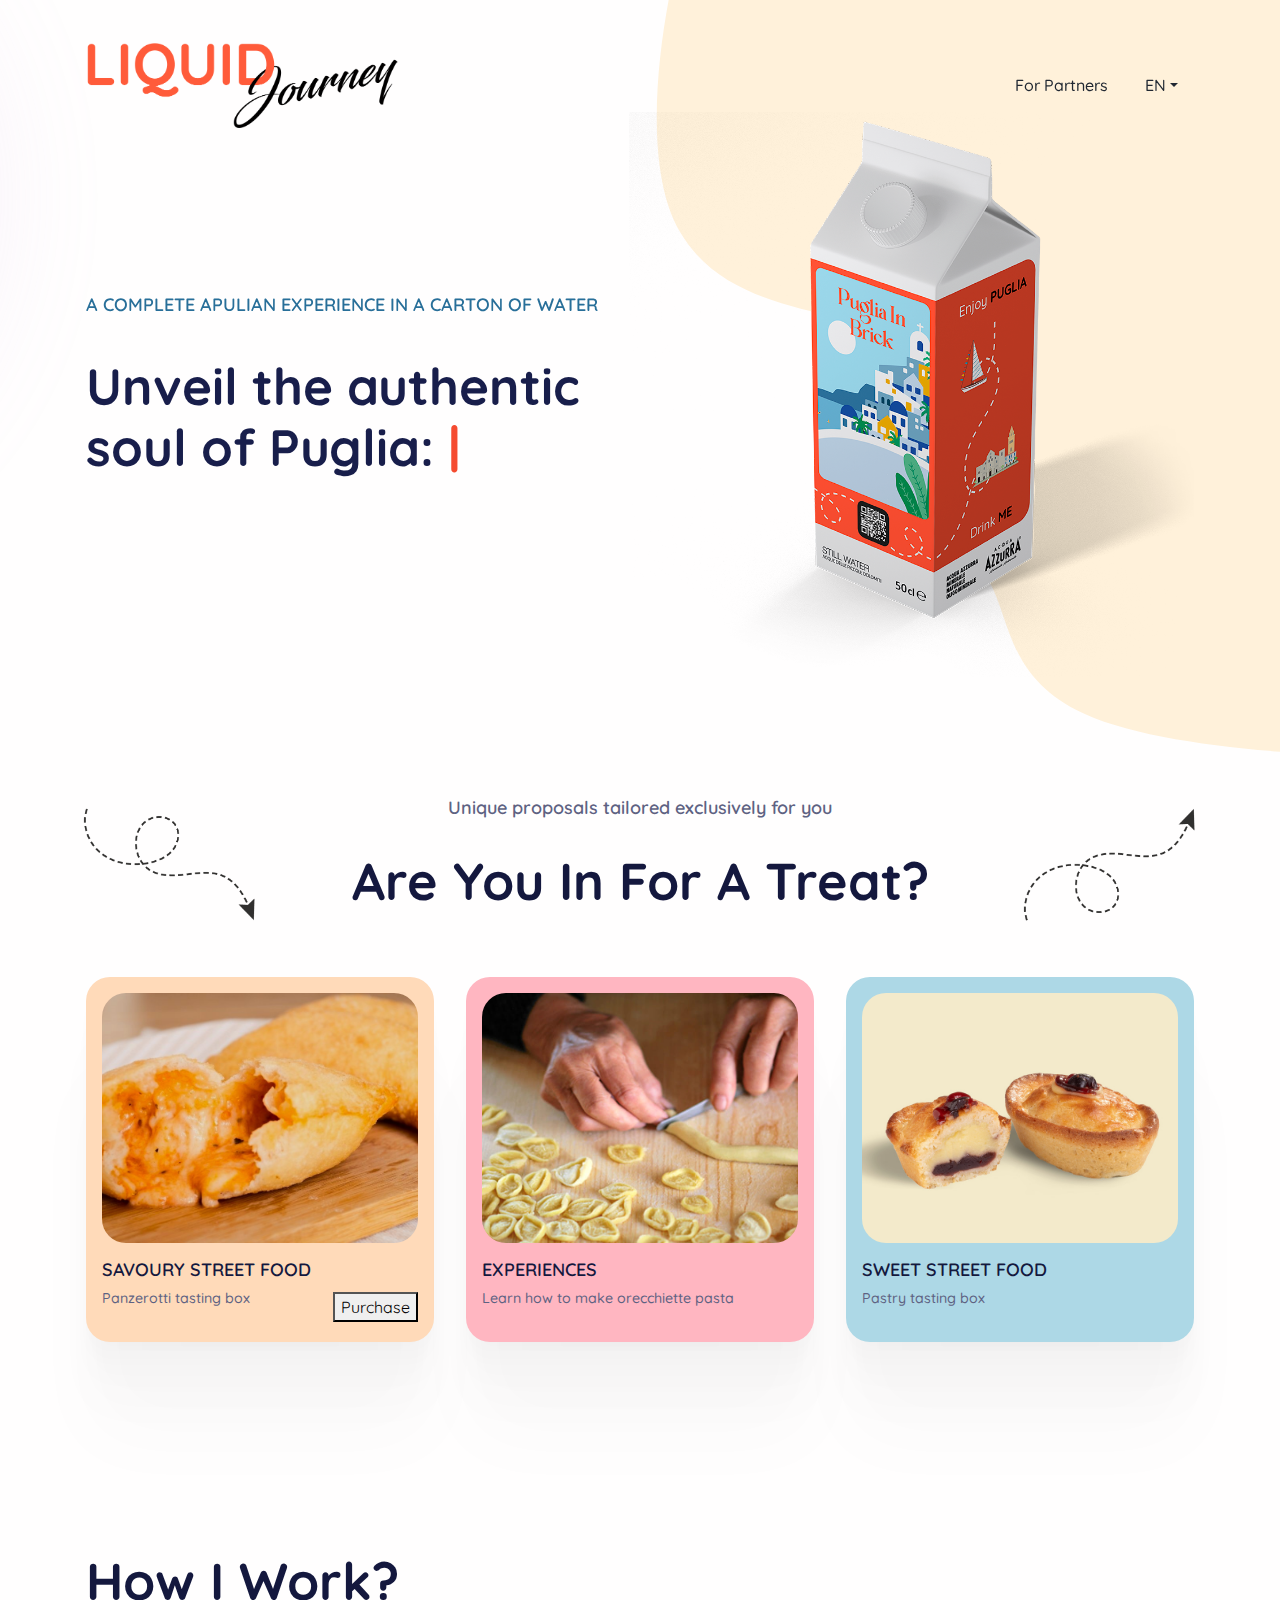
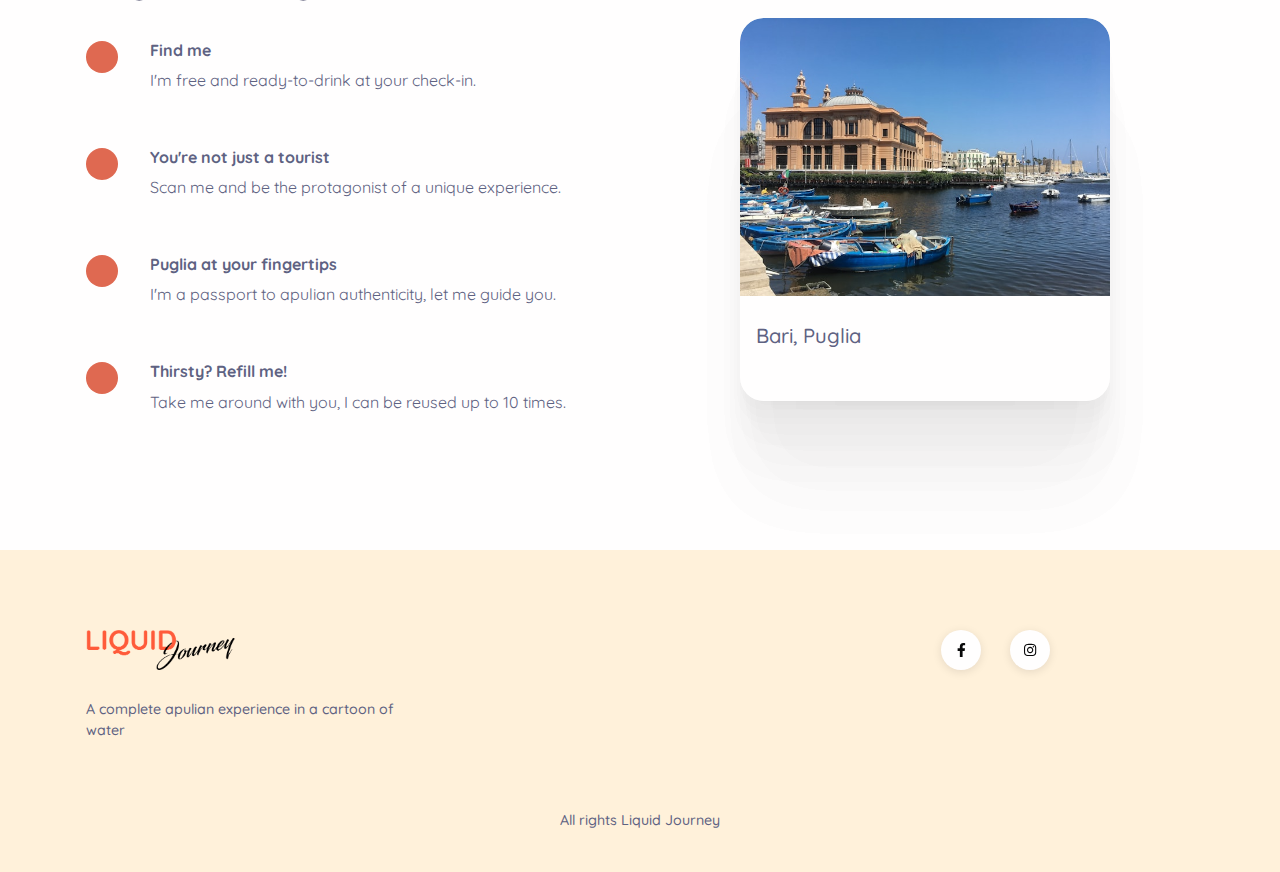
<file: index.html>
<!DOCTYPE html>
<html lang="en-US" dir="ltr">

  <head>
    <meta charset="utf-8">
    <meta http-equiv="X-UA-Compatible" content="IE=edge"> 
    <meta name="viewport" content="width=device-width, initial-scale=1">

    <!-- ===============================================-->
    <!--    Document Title-->
    <!-- ===============================================-->
    <title>Liquid Journey</title>


    <!-- ===============================================-->
    <!--    Favicons-->
    <!-- ===============================================-->
    <link rel="apple-touch-icon" sizes="57x57" href="public/assets/img/favicons/apple-icon-57x57.png">
    <link rel="apple-touch-icon" sizes="60x60" href="public/assets/img/favicons/apple-icon-60x60.png">
    <link rel="apple-touch-icon" sizes="72x72" href="public/assets/img/favicons/apple-icon-72x72.png">
    <link rel="apple-touch-icon" sizes="76x76" href="public/assets/img/favicons/apple-icon-76x76.png">
    <link rel="apple-touch-icon" sizes="114x114" href="public/assets/img/favicons/apple-icon-114x114.png">
    <link rel="apple-touch-icon" sizes="120x120" href="public/assets/img/favicons/apple-icon-120x120.png">
    <link rel="apple-touch-icon" sizes="144x144" href="public/assets/img/favicons/apple-icon-144x144.png">
    <link rel="apple-touch-icon" sizes="152x152" href="public/assets/img/favicons/apple-icon-152x152.png">
    <link rel="apple-touch-icon" sizes="180x180" href="public/assets/img/favicons/apple-icon-180x180.png">
    <link rel="icon" type="image/png" sizes="192x192"  href="public/assets/img/favicons/android-icon-192x192.png">
    <link rel="icon" type="image/png" sizes="32x32" href="public/assets/img/favicons/favicon-32x32.png">
    <link rel="icon" type="image/png" sizes="96x96" href="public/assets/img/favicons/favicon-96x96.png">
    <link rel="icon" type="image/png" sizes="16x16" href="public/assets/img/favicons/favicon-16x16.png">
    <link rel="manifest" href="public/assets/img/favicons/manifest.json">
    <meta name="msapplication-TileColor" content="#ffffff">
    <meta name="msapplication-TileImage" content="public/assets/img/favicons/ms-icon-144x144.png">
    <meta name="theme-color" content="#ffffff">


    <!-- ===============================================-->
    <!--    Stylesheets-->
    <!-- ===============================================-->
    <link href="https://cdn.sellix.io/static/css/embed.css" rel="stylesheet"/>
    <link href="public/assets/css/theme.css" rel="stylesheet" />
    <link rel="preconnect" href="https://fonts.googleapis.com">
    <link rel="preconnect" href="https://fonts.gstatic.com" crossorigin>
    <link href="https://fonts.googleapis.com/css2?family=Quicksand:wght@300..700&display=swap" rel="stylesheet">
    

  </head>


  <body>

    <!-- ===============================================-->
    <!--    Main Content-->
    <!-- ===============================================-->
    <main class="main" id="top">
      <nav class="navbar navbar-expand-lg navbar-light fixed-top py-5 d-block" data-navbar-on-scroll="data-navbar-on-scroll">
        <div class="container"><a class="navbar-brand" href="index.html"><img src="public/assets/img/logo.png" class="logo" alt="liquidjourney" /></a>
          <button class="navbar-toggler" type="button" data-bs-toggle="collapse" data-bs-target="#navbarSupportedContent" aria-controls="navbarSupportedContent" aria-expanded="false" aria-label="Toggle navigation"><span class="navbar-toggler-icon"> </span></button>
          <div class="collapse navbar-collapse border-top border-lg-0 mt-4 mt-lg-0" id="navbarSupportedContent">
            <ul class="navbar-nav ms-auto pt-2 pt-lg-0 font-base align-items-lg-center align-items-start">
              <li class="nav-item px-3 px-xl-4"><a class="nav-link fw-medium" aria-current="page" href="./partners.html"><span class="en">For Partners</span><span class="it">Per i Partner</span></a></li>
              <li class="nav-item dropdown px-3 px-lg-0"> <a class="d-inline-block ps-0 py-2 pe-3 text-decoration-none dropdown-toggle fw-medium" href="#" id="navbarDropdown" role="button" data-bs-toggle="dropdown" aria-expanded="false">EN</a>
                <ul class="dropdown-menu dropdown-menu-end border-0 shadow-lg" style="border-radius:0.3rem;" aria-labelledby="navbarDropdown">
                  <li><a class="dropdown-item" id="en-item">EN</a></li>
                  <li><a class="dropdown-item" id="it-item">IT</a></li>
                </ul>
              </li>
            </ul>
          </div>
        </div>
      </nav>
      <section style="padding-top: 7rem;">
        <div class="bg-holder" style="background-image:url(public/assets/img/hero/hero-bg.svg);">
        </div>
        <!--/.bg-holder-->

        <div class="container">
            <div class="mt-5 alert alert-success alert-dismissible fade show qr_code" role="alert">
              <span class="en"> <strong>Thanks for scanning me!</strong> Enjoy a complete apulian experience.</span>
              <span class="it"> <strong>Grazie per avermi scannerizzato!</strong> Goditi un'esperienza pugliese completa.</span>
              <button type="button" class="btn-close" data-bs-dismiss="alert" aria-label="Close"></button>
            </div>
            <div class="row align-items-center">
                <div class="col-md-7 col-lg-6 text-md-start text-center py-6">
                    <h5 class="text-danger mb-3 d-none d-md-block"><p class="en">A COMPLETE APULIAN EXPERIENCE IN A CARTON OF WATER</p><p class="it">UN'ESPERIENZA PUGLIESE COMPLETA IN UN BRICK</p></h5><br/>
                    <h1 class="hero-title"><p class="en">Unveil the authentic soul of Puglia: <br class="d-md-none d-block"/><span class="typed-words-en"></span></p> <p class="it">Scopri il lato più autentico della Puglia: <br class="d-md-none d-block"/><span class="typed-words-it"></span></p></h1>
                    
                </div>
                <div class="col-md-5 col-lg-6 order-0 order-md-1 text-end">
                  <img class="pt-7 pt-md-0 hero-img" src="public/assets/img/brick.png" alt="hero-header" />
              </div>
            </div>
        </div>

      </section>



      <!-- ============================================-->
      <!-- <section> begin ============================-->
      <section class="pt-5" id="service">

        <div class="container">
          <div class="position-absolute z-index--1 start-0 d-none d-lg-block"><img src="public/assets/img/category/arrow_in.png" style="max-width: 200px" alt="service" /></div>
          <div class="position-absolute z-index--1 end-0 d-none d-lg-block"><img src="public/assets/img/category/arrow_out.png" style="max-width: 200px" alt="service" /></div>
          <div class="mb-7 text-center">
            <h5 class="text-secondary"><span class="en">Unique proposals tailored exclusively for you</span><span class="it">Proposte esclusive ideate solo per te</span></h5><br />
            <h3 class="fs-xl-10 fs-lg-8 fs-7 fw-bold font-cursive text-capitalize"><span class="en">Are you in for a treat?</span><span class="it">Lasciati sorprendere!</span></h3>
          </div>

          <div class="row clearfix">
            <div class="col-lg-4 col-sm-6 mb-6">
              <div class="card-body p-3 rounded shadow color-pastel-1">
                <div class="carousel slide carousel-fix mb-3" data-bs-ride="carousel" data-bs-pause="false" data-bs-interval="4000">
                  <div class="carousel-inner rounded carousel-inner-fix">
                    <div class="carousel-item active">
                      <img class="w-100" src="public/assets/img/category/panzerotti.jpg" alt="">
                    </div>
                    <div class="carousel-item">
                      <img class="w-100" src="public/assets/img/category/panzerotti-2.jpg" alt="">
                    </div>
                  </div>
                </div>
                <div>
                  <h5 class="fw-semi-bold"><span class="en">SAVOURY STREET FOOD</span><span class="it">STREET FOOD SALATO</span></h5>
                  <div class="d-flex align-items-center justify-content-between">
                    <p class="fs--1 mb-3 fw-medium"><span class="en">Panzerotti tasting box</span><span class="it">Box degustazione panzerotti</span></p>
                    <button data-sellix-product="662253a9ea675" type="submit">Purchase</button>
                  </div>
                </div>
              </div>
            </div>

            <div class="col-lg-4 col-sm-6 mb-6">
              <div class="card-body p-3 rounded shadow color-pastel-4">
                <div class="carousel slide carousel-fix mb-3" data-bs-ride="carousel" data-bs-pause="false" data-bs-interval="4000">
                  <div class="carousel-inner rounded carousel-inner-fix">
                    <div class="carousel-item active">
                      <div class="carousel-item active">
                        <img class="w-100" src="public/assets/img/category/orecchiette_experience.jpg" alt="">
                      </div>
                    </div>
                  </div>
                </div>
                <div>
                  <h5 class="fw-semi-bold"><span class="en">EXPERIENCES</span><span class="it">ESPERIENZE</span></h5>
                  <p class="fs--1 mb-3 fw-medium"><span class="en">Learn how to make orecchiette pasta</span><span class="it">Impara a fare le orecchiette</span></p>
                  <div class="d-flex align-items-center justify-content-between">
                    <!--<div class="icon-group align-items-center ml-auto">
                      <span class="map-button btn icon-item"> <img src="public/assets/img/steps/map.svg" alt="" /></span>
                    </div>
                    <div class="position-relative">
                      <span class="fs-3 fw-medium">€ 30</span> <medium class="text-dark"><span class="en">/person</span><span class="it">/persona</span></medium>
                    </div>-->
                  </div>
                </div>
              </div>
            </div>

            <div class="col-lg-4 col-sm-6 mb-6">
              <div class="card-body p-3 rounded shadow color-pastel-3">
                <div class="carousel slide carousel-fix mb-3" data-bs-ride="carousel" data-bs-pause="false" data-bs-interval="4000">
                  <div class="carousel-inner rounded carousel-inner-fix">
                    <div class="carousel-item active">
                      <img class="w-100" src="public/assets/img/category/pasticciotto.jpg" alt="">
                    </div>
                    <div class="carousel-item">
                      <img class="w-100" src="public/assets/img/category/tette-delle-monache.jpg" alt="">
                    </div>
                  </div>
                </div>
                <div>
                  <h5 class="fw-semi-bold"><span class="en">SWEET STREET FOOD</span><span class="it">STREET FOOD DOLCE</span></h5>
                  <p class="fs--1 mb-3 fw-medium"><span class="en">Pastry tasting box</span><span class="it">Box degustazione pasticcini</span></p>
                  <div class="d-flex align-items-center justify-content-between">
                    <!--<div class="icon-group align-items-center ml-auto">
                      <span class="map-button btn icon-item"> <img src="public/assets/img/steps/map.svg" alt="" /></span>
                    </div>
                    <div class="position-relative">
                      <span class="fs-3 fw-medium">€ 10</span> <medium class="text-dark"><span class="en">/person</span><span class="it">/persona</span></medium>
                    </div>-->
                  </div>
                </div>
              </div>
            </div>

          </div>
      </div>
    </section>







      <!-- ============================================-->
      <!-- <section> begin ============================-->
      <section id="how_it_works">

        <div class="container">
          <div class="row align-items-center">
            <div class="col-lg-6">
              <div class="mb-4 text-start">
                <h3 class="fs-xl-10 fs-lg-8 fs-7 fw-bold font-cursive text-capitalize"><span class="en">How I work?</span><span class="it">Come funziono?</span></h3>
              </div>

              <div class="step-container">

                <div class="line-container">
                  <div class="d-flex align-items-start mb-5">
                    <div class="bg-danger me-sm-4 me-3 p-3" style="border-radius: 50%;margin-right: 2rem !important;">
                    </div>
                    <div class="flex-1">
                      <h5 class="text-secondary fw-bold fs-0"><span class="en">Find me</span><span class="it">Trovami</span></h5>
                      <p><span class="en">I'm free and ready-to-drink at your check-in.</span><span class="it">Sono gratis e pronta da bere all'inizio del tuo soggiorno.</span>
                      </p>
                    </div>
                  </div>
                </div>

                <div class="line-container">
                <div class="d-flex align-items-start mb-5">
                  <div class="bg-danger me-sm-4 me-3 p-3" style="border-radius: 50%;margin-right: 2rem !important;">
                  </div>
                  <div class="flex-1">
                    <h5 class="text-secondary fw-bold fs-0"><span class="en">You're not just a tourist</span><span class="it">Non sei solo un semplice turista</span></h5>
                    <p><span class="en">Scan me and be the protagonist of a unique experience.</span><span class="it">Scansionami e diventa protagonista di un'esperienza unica.</span>
                    </p>
                  </div>
                </div>
                </div>

                <div class="line-container">
                <div class="d-flex align-items-start mb-5">
                  <div class="bg-danger me-sm-4 me-3 p-3" style="border-radius: 50%;margin-right: 2rem !important;">
                  </div>
                  <div class="flex-1">
                    <h5 class="text-secondary fw-bold fs-0"><span class="en">Puglia at your fingertips</span><span class="it">La Puglia a portata di mano</span></h5>
                    <p><span class="en">I'm a passport to apulian authenticity, let me guide you.</span><span class="it">Sono il passaporto dell'autenticità pugliese, lasciati guidare.</span>
                    </p>
                  </div>
                </div>
                </div>

                <div class="line-container">
                <div class="d-flex align-items-start mb-5">
                  <div class="bg-danger me-sm-4 me-3 p-3" style="border-radius: 50%;margin-right: 2rem !important;">
                  </div>
                  <div class="flex-1">
                    <h5 class="text-secondary fw-bold fs-0"><span class="en">Thirsty? Refill me!</span><span class="it">Assetato? Riempimi!</span></h5>
                    <p><span class="en">Take me around with you, I can be reused up to 10 times.</span><span class="it">Portami in giro con te, posso essere riutilizzata fino a 10 volte.</span>
                    </p>
                  </div>
                </div>
                </div>



                <!--<div class="line-container">
                  <div class="d-flex align-items-start mb-5">
                    <div class="bg-primary me-sm-4 me-3 p-3" style="border-radius: 50%;margin-right: 2rem !important;">
                    </div>
                    <div class="flex-1">
                      <h5 class="text-secondary fw-bold fs-0"><span class="en">Find me</span><span class="it">Trovami</span></h5>
                      <p><span class="en">I'm free and ready-to-drink at your check-in.</span><span class="it">Sono gratis e pronta da bere all'inizio del tuo soggiorno.</span>
                      </p>
                    </div>
                  </div>
                </div>

                <div class="line-container">
                <div class="d-flex align-items-start mb-5">
                  <div class="bg-danger me-sm-4 me-3 p-3" style="border-radius: 50%;margin-right: 2rem !important;">
                  </div>
                  <div class="flex-1">
                    <h5 class="text-secondary fw-bold fs-0"><span class="en">Scan me</span><span class="it">Scannerizzami</span></h5>
                    <p><span class="en">I have a QR code on me, aren't you curious of what I'm capable of?</span><span class="it">Ho un codice QR su di me, non sei curioso di cosa sono capace?</span>
                    </p>
                  </div>
                </div>
                </div>

                <div class="line-container">
                <div class="d-flex align-items-start mb-5">
                  <div class="bg-info me-sm-4 me-3 p-3" style="border-radius: 50%;margin-right: 2rem !important;">
                  </div>
                  <div class="flex-1">
                    <h5 class="text-secondary fw-bold fs-0"><span class="en">Let me guide you</span><span class="it">Lasciati guidare</span></h5>
                    <p><span class="en">Show me to the suggested locals, I'm your key to access unique proposals.</span><span class="it">Mostrami nei locali sponsorizzati, sono la tua chiave per accedere a proposte uniche.</span>
                    </p>
                  </div>
                </div>
                </div>

                <div class="line-container">
                <div class="d-flex align-items-start mb-5">
                  <div class="bg-info me-sm-4 me-3 p-3" style="border-radius: 50%;margin-right: 2rem !important;">
                  </div>
                  <div class="flex-1">
                    <h5 class="text-secondary fw-bold fs-0"><span class="en">Refill me!</span><span class="it">Riempimi!</span></h5>
                    <p><span class="en">Take me around with you, I can be reused up to 10 times.</span><span class="it">Portami in giro con te, posso essere riutilizzata fino a 10 volte.</span>
                    </p>
                  </div>
                </div>
                </div>-->




              </div>
            </div>
            <div class="col-lg-6 d-flex justify-content-center align-items-start">

              <div class="card position-relative shadow" style="max-width: 370px;">
                <div class="card overflow-hidden shadow"> <img class="card-img-top" src="public/assets/img/Bari.jpg" alt="Bari, Italy" />
                  <div class="card-body py-4 px-3">
                    <div class="d-flex flex-column flex-lg-row justify-content-between mb-3">
                      <h4 class="text-secondary fw-medium"><span>Bari, Puglia</span></h4>
                    </div>
                  </div>
                </div>
              </div>

            </div>
          </div>
        </div><!-- end of .container-->

      </section>
      <!-- <section> close ============================-->
      <!-- ============================================-->




      <!-- ============================================-->
      <!-- <section> begin ============================
      <section id="testimonial">

        <div class="container">
          <div class="row">
            <div class="col-lg-5">
              <div class="mb-8 text-start">
                <h5 class="text-secondary">Testimonials </h5>
                <h3 class="fs-xl-10 fs-lg-8 fs-7 fw-bold font-cursive text-capitalize">What people say about Us.</h3>
              </div>
            </div>
            <div class="col-lg-1"></div>
            <div class="col-lg-6">
              <div class="pe-7 ps-5 ps-lg-0">
                <div class="carousel slide carousel-fade position-static" id="testimonialIndicator" data-bs-ride="carousel">
                  <div class="carousel-indicators">
                    <button class="active" type="button" data-bs-target="#testimonialIndicator" data-bs-slide-to="0" aria-current="true" aria-label="Testimonial 0"></button>
                    <button class="false" type="button" data-bs-target="#testimonialIndicator" data-bs-slide-to="1" aria-current="true" aria-label="Testimonial 1"></button>
                    <button class="false" type="button" data-bs-target="#testimonialIndicator" data-bs-slide-to="2" aria-current="true" aria-label="Testimonial 2"></button>
                  </div>
                  <div class="carousel-inner">
                    <div class="carousel-item position-relative active">
                      <div class="card shadow" style="border-radius:10px;">
                        <div class="position-absolute start-0 top-0 translate-middle"> <img class="rounded-circle fit-cover" src="public/assets/img/testimonial/author.png" height="65" width="65" alt="" /></div>
                        <div class="card-body p-4">
                          <p class="fw-medium mb-4">&quot;On the Windows talking painted pasture yet its express parties use. Sure last upon he same as knew next. Of believed or diverted no.&quot;</p>
                          <h5 class="text-secondary">Mike taylor</h5>
                          <p class="fw-medium fs--1 mb-0">Lahore, Pakistan</p>
                        </div>
                      </div>
                      <div class="card shadow-sm position-absolute top-0 z-index--1 mb-3 w-100 h-100" style="border-radius:10px;transform:translate(25px, 25px)"> </div>
                    </div>
                    <div class="carousel-item position-relative ">
                      <div class="card shadow" style="border-radius:10px;">
                        <div class="position-absolute start-0 top-0 translate-middle"> <img class="rounded-circle fit-cover" src="public/assets/img/testimonial/author2.png" height="65" width="65" alt="" /></div>
                        <div class="card-body p-4">
                          <p class="fw-medium mb-4">&quot;Jadoo is recognized as one of the finest travel agency in the world. When it came to planning a trip, I found them to be dependable.&quot;</p>
                          <h5 class="text-secondary">Thomas Wagon</h5>
                          <p class="fw-medium fs--1 mb-0">CEO of Red Button</p>
                        </div>
                      </div>
                      <div class="card shadow-sm position-absolute top-0 z-index--1 mb-3 w-100 h-100" style="border-radius:10px;transform:translate(25px, 25px)"> </div>
                    </div>
                    <div class="carousel-item position-relative ">
                      <div class="card shadow" style="border-radius:10px;">
                        <div class="position-absolute start-0 top-0 translate-middle"> <img class="rounded-circle fit-cover" src="public/assets/img/testimonial/author3.png" height="65" width="65" alt="" /></div>
                        <div class="card-body p-4">
                          <p class="fw-medium mb-4">&quot;On the Windows talking painted pasture yet its express parties use. Sure last upon he same as knew next. Of believed or diverted no.&quot;</p>
                          <h5 class="text-secondary">Kelly Willium</h5>
                          <p class="fw-medium fs--1 mb-0">Khulna, Bangladesh</p>
                        </div>
                      </div>
                      <div class="card shadow-sm position-absolute top-0 z-index--1 mb-3 w-100 h-100" style="border-radius:10px;transform:translate(25px, 25px)"> </div>
                    </div>
                  </div>
                  <div class="carousel-navigation d-flex flex-column flex-between-center position-absolute end-0 top-lg-50 bottom-0 translate-middle-y z-index-1 me-3 me-lg-0" style="height:60px;width:20px;">
                    <button class="carousel-control-prev position-static" type="button" data-bs-target="#testimonialIndicator" data-bs-slide="prev"><img src="public/assets/img/icons/up.svg" width="16" alt="icon" /></button>
                    <button class="carousel-control-next position-static" type="button" data-bs-target="#testimonialIndicator" data-bs-slide="next"><img src="public/assets/img/icons/down.svg" width="16" alt="icon" /></button>
                  </div>
                </div>
              </div>
            </div>
          </div>
        </div>-->

      </section>
      <!-- <section> close ============================-->
      <!-- ============================================-->



      <!-- ============================================-->
      <!-- <section> begin ============================-->
      <section class="pb-0 pb-lg-4 footer">
        <div class="container">
          <div class="row d-flex justify-content-between">
            <div class="col-lg-4 col-md-7 col-12 mb-4 mb-md-6 mb-lg-0 order-0"> <img class="mb-4" src="public/assets/img/logo.png" width="150" alt="liquidjourney" />
              <p class="fs--1 text-secondary mb-0 fw-medium"><span class="en">A complete apulian experience in a cartoon of water</span><span class="it">Un'esperienza pugliese completa in un brick d'acqua</span></p>
            </div>
            <div class="col-lg-3 col-md-5 col-12 mb-4 mb-md-6 mb-lg-0 order-lg-4 order-md-1">
              <div class="icon-group mb-4"> <a class="text-decoration-none icon-item shadow-social" id="facebook" href="#!"><i class="fab fa-facebook-f"> </i></a><a class="text-decoration-none icon-item shadow-social" id="instagram" href="#!"><i class="fab fa-instagram"> </i></a></div>
            </div>
          </div>
        </div><!-- end of .container-->

      </section>
      <!-- <section> close ============================-->
      <!-- ============================================-->


      <div class="py-5 text-center footer">
        <p class="mb-0 text-secondary fs--1 fw-medium">All rights Liquid Journey</p>
      </div>
    </main>
    <!-- ===============================================-->
    <!--    End of Main Content-->
    <!-- ===============================================-->




    <!-- ===============================================-->
    <!--    JavaScripts-->
    <!-- ===============================================-->
    <script src="public/vendors/@popperjs/popper.min.js"></script>
    <script src="public/vendors/bootstrap/bootstrap.min.js"></script>
    <script src="public/vendors/is/is.min.js"></script>
    <script src="https://polyfill.io/v3/polyfill.min.js?features=window.scroll"></script>
    <script src="public/vendors/fontawesome/all.min.js"></script>
    <script src="public/assets/js/theme.js"></script>
    <script src="public/assets/js/jquery-3.4.1.min.js"></script>
    <script src="public/assets/js/typed.js"></script>
    <script src="public/assets/js/my_js.js"></script>
    <script src="public/assets/js/embed.js"></script>

    <script>
      
      $(document).ready(function(){
          document_ready();
      });

      $(function() {
        var typed = new Typed('.typed-words-en', {
          strings: ["Scan","Sip","Enjoy"],
          typeSpeed: 80,
          backSpeed: 80,
          backDelay: 1500,
          startDelay: 1000,
          loop: true,
          showCursor: true,
          preStringTyped: (arrayPos, self) => {
            arrayPos++;
            $('.slides img').removeClass('active');
            $('.slides img[data-id="'+arrayPos+'"]').addClass('active');
          }

        });
        var typed2 = new Typed('.typed-words-it', {
          strings: ["Scannerizza","Sorseggia","Divertiti"],
          typeSpeed: 80,
          backSpeed: 80,
          backDelay: 1500,
          startDelay: 1000,
          loop: true,
          showCursor: true,
          preStringTyped: (arrayPos, self) => {
            arrayPos++;
            $('.slides img').removeClass('active');
            $('.slides img[data-id="'+arrayPos+'"]').addClass('active');
          }

        });

        /*var typed3 = new Typed('.typed-welcome', {
          strings: ["Welcome, traveler :) You just brought your stay in Puglia to the next level ! Tap the button below to discover exclusive promotions tailored just for you!"],
          typeSpeed: 100,
          backSpeed: 80,
          backDelay: 1000,
          startDelay: 1000,
          loop: false,
          showCursor: false,
          preStringTyped: (arrayPos, self) => {
            $('.slides img').removeClass('active');
            $('.slides img[data-id="'+arrayPos+'"]').addClass('active');
          },
          onComplete: function(self) {
            $('#unlock-button').show();
          }
        });*/
      })
    </script>
    <link href="https://fonts.googleapis.com/css2?family=Poppins:wght@400;500;600;700&amp;family=Volkhov:wght@700&amp;display=swap" rel="stylesheet">
  </body>

</html>
</file>
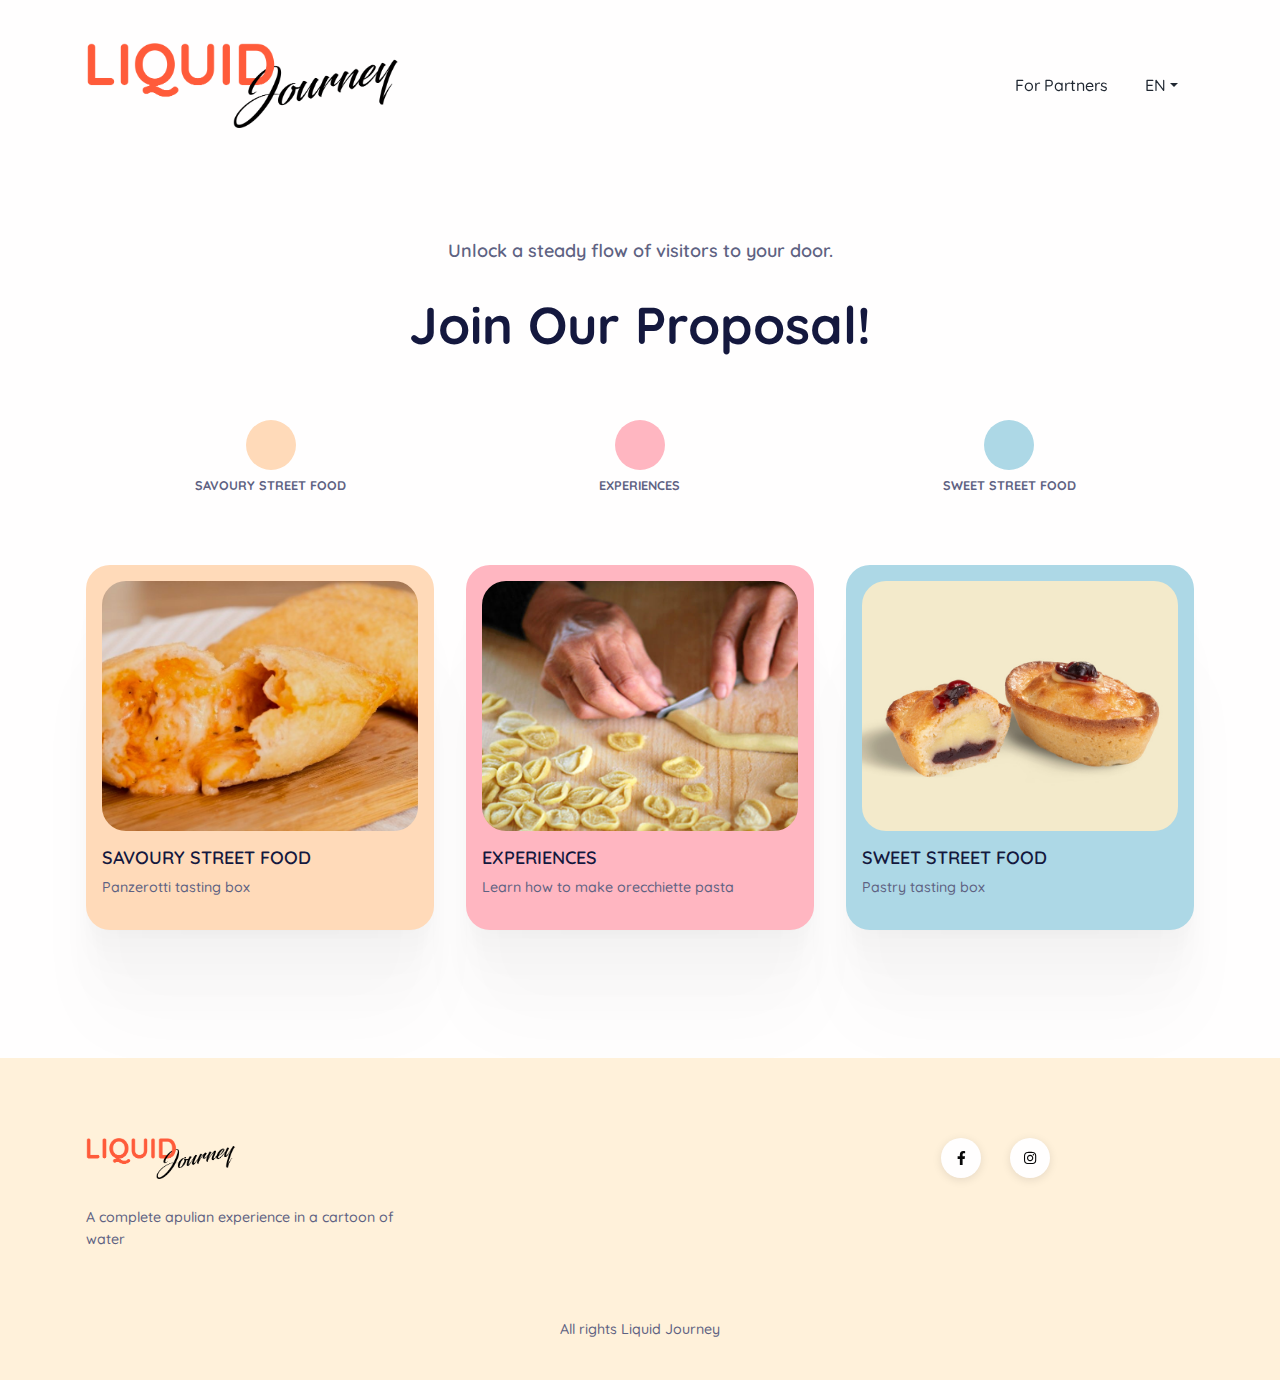
<file: proposals.html>
<!DOCTYPE html>
<html lang="en-US" dir="ltr">

  <head>
    <meta charset="utf-8">
    <meta http-equiv="X-UA-Compatible" content="IE=edge">
    <meta name="viewport" content="width=device-width, initial-scale=1">

    <!-- ===============================================-->
    <!--    Document Title-->
    <!-- ===============================================-->
    <title>Liquid Journey</title>


    <!-- ===============================================-->
    <!--    Favicons-->
    <!-- ===============================================-->
    <link rel="apple-touch-icon" sizes="57x57" href="public/assets/img/favicons/apple-icon-57x57.png">
    <link rel="apple-touch-icon" sizes="60x60" href="public/assets/img/favicons/apple-icon-60x60.png">
    <link rel="apple-touch-icon" sizes="72x72" href="public/assets/img/favicons/apple-icon-72x72.png">
    <link rel="apple-touch-icon" sizes="76x76" href="public/assets/img/favicons/apple-icon-76x76.png">
    <link rel="apple-touch-icon" sizes="114x114" href="public/assets/img/favicons/apple-icon-114x114.png">
    <link rel="apple-touch-icon" sizes="120x120" href="public/assets/img/favicons/apple-icon-120x120.png">
    <link rel="apple-touch-icon" sizes="144x144" href="public/assets/img/favicons/apple-icon-144x144.png">
    <link rel="apple-touch-icon" sizes="152x152" href="public/assets/img/favicons/apple-icon-152x152.png">
    <link rel="apple-touch-icon" sizes="180x180" href="public/assets/img/favicons/apple-icon-180x180.png">
    <link rel="icon" type="image/png" sizes="192x192"  href="public/assets/img/favicons/android-icon-192x192.png">
    <link rel="icon" type="image/png" sizes="32x32" href="public/assets/img/favicons/favicon-32x32.png">
    <link rel="icon" type="image/png" sizes="96x96" href="public/assets/img/favicons/favicon-96x96.png">
    <link rel="icon" type="image/png" sizes="16x16" href="public/assets/img/favicons/favicon-16x16.png">
    <link rel="manifest" href="public/assets/img/favicons/manifest.json">
    <meta name="msapplication-TileColor" content="#ffffff">
    <meta name="msapplication-TileImage" content="public/assets/img/favicons/ms-icon-144x144.png">
    <meta name="theme-color" content="#ffffff">


    <!-- ===============================================-->
    <!--    Stylesheets-->
    <!-- ===============================================-->
    <link href="public/assets/css/theme.css" rel="stylesheet" />

    <link rel="preconnect" href="https://fonts.googleapis.com">
    <link rel="preconnect" href="https://fonts.gstatic.com" crossorigin>
    <link href="https://fonts.googleapis.com/css2?family=Quicksand:wght@300..700&display=swap" rel="stylesheet">

  </head>


  <body>

    <!-- ===============================================-->
    <!--    Main Content-->
    <!-- ===============================================-->
    <main class="main" id="top">
      <nav class="navbar navbar-expand-lg navbar-light fixed-top py-5 d-block" data-navbar-on-scroll="data-navbar-on-scroll">
        <div class="container"><a class="navbar-brand" href="index.html"><img src="public/assets/img/logo.png" class="logo" alt="logo" /></a>
          <button class="navbar-toggler" type="button" data-bs-toggle="collapse" data-bs-target="#navbarSupportedContent" aria-controls="navbarSupportedContent" aria-expanded="false" aria-label="Toggle navigation"><span class="navbar-toggler-icon"> </span></button>
          <div class="collapse navbar-collapse border-top border-lg-0 mt-4 mt-lg-0" id="navbarSupportedContent">
            <ul class="navbar-nav ms-auto pt-2 pt-lg-0 font-base align-items-lg-center align-items-start">
              <li class="nav-item px-3 px-xl-4"><a class="nav-link fw-medium" aria-current="page" href="partners.html"><span class="en">For Partners</span><span class="it">Per i Partner</span></a></li>
              <li class="nav-item dropdown px-3 px-lg-0"> <a class="d-inline-block ps-0 py-2 pe-3 text-decoration-none dropdown-toggle fw-medium" href="#" id="navbarDropdown" role="button" data-bs-toggle="dropdown" aria-expanded="false">EN</a>
                <ul class="dropdown-menu dropdown-menu-end border-0 shadow-lg" style="border-radius:0.3rem;" aria-labelledby="navbarDropdown">
                  <li><a class="dropdown-item" id="en-item">EN</a></li>
                  <li><a class="dropdown-item" id="it-item">IT</a></li>
                </ul>
              </li>
            </ul>
          </div>
        </div>
      </nav>
      


      <div id="my-store-102851607"></div>
      <div>
      <script data-cfasync="false" type="text/javascript" src="https://app.ecwid.com/script.js?102851607&data_platform=code&data_date=2024-04-19" charset="utf-8"></script><script type="text/javascript"> xProductBrowser("categoriesPerRow=3","views=grid(20,3) list(60) table(60)","categoryView=grid","searchView=list","id=my-store-102851607");</script>
      </div>


      <!-- ============================================-->
      <!-- <section> begin ============================-->
      <section class="mt-10">
        <div class="container">
          <div class="mb-7 text-center">
            <h5 class="text-secondary"><span class="en">Unlock a steady flow of visitors to your door.</span><span class="it">Sblocca un flusso costante di visitatori alla tua porta.</span></h5><br />
            <h3 class="fs-xl-10 fs-lg-8 fs-7 fw-bold font-cursive text-capitalize"><span class="en">Join our proposal!</span><span class="it">Entra a far parte della nostra proposta!</span></h3>
          </div>

          <div class="mb-7 text-center">
            <div class="step-container_horizontal">
              <div class="step-item_horizontal">
                <div class="step-icon_horizontal color-pastel-1 rounded-circle" id="partenza"></div>
                <div class="step-content_horizontal">
                  <h5 class="text-secondary fw-bold fs--2">
                    <span class="en">SAVOURY STREET FOOD</span><span class="it">STREET FOOD SALATO</span>
                  </h5>
                </div>
              </div>
              <div class="step-item_horizontal">
                <div class="step-icon_horizontal color-pastel-4 rounded-circle"></div>
                <div class="step-content_horizontal">
                  <h5 class="text-secondary fw-bold fs--2">
                    <span class="en">EXPERIENCES</span><span class="it">ESPERIENZE</span>
                  </h5>
                </div>
              </div>
              <div class="step-item_horizontal">
                <div class="step-icon_horizontal color-pastel-3 rounded-circle" id="arrivo"></div>
                <div class="step-content_horizontal">
                  <h5 class="text-secondary fw-bold fs--2">
                    <span class="en">SWEET STREET FOOD</span><span class="it">STREET FOOD DOLCE</span>
                  </h5>
                </div>
              </div>
            </div>
          </div>


          <div class="row">
            <div class="col-lg-4 col-sm-6 mb-6">
              <div class="card-body p-3 rounded shadow color-pastel-1">
                <div class="carousel slide carousel-fix mb-3" data-bs-ride="carousel" data-bs-pause="false" data-bs-interval="4000">
                  <div class="carousel-inner rounded carousel-inner-fix">
                    <div class="carousel-item active">
                      <img class="w-100" src="public/assets/img/category/panzerotti.jpg" alt="">
                    </div>
                    <div class="carousel-item">
                      <img class="w-100" src="public/assets/img/category/panzerotti-2.jpg" alt="">
                    </div>
                  </div>
                </div>
                <div>
                  <h5 class="fw-semi-bold"><span class="en">SAVOURY STREET FOOD</span><span class="it">STREET FOOD SALATO</span></h5>
                  <div class="d-flex align-items-center justify-content-between">
                    <p class="fs--1 mb-3 fw-medium"><span class="en">Panzerotti tasting box</span><span class="it">Box degustazione panzerotti</span></p>
                    <!--<div class="icon-group align-items-center ml-auto">
                      <span class="map-button btn icon-item"> <img src="public/assets/img/steps/map.svg" alt="" /></span>
                    </div>
                    <div class="position-relative">
                      <span class="fs-3 fw-medium">€ 10</span> <medium class="text-dark"><span class="en">/person</span><span class="it">/persona</span></medium>
                    </div>-->
                  </div>
                </div>
              </div>
            </div>

            <div class="col-lg-4 col-sm-6 mb-6">
              <div class="card-body p-3 rounded shadow color-pastel-4">
                <div class="carousel slide carousel-fix mb-3" data-bs-ride="carousel" data-bs-pause="false" data-bs-interval="4000">
                  <div class="carousel-inner rounded carousel-inner-fix">
                    <div class="carousel-item active">
                      <div class="carousel-item active">
                        <img class="w-100" src="public/assets/img/category/orecchiette_experience.jpg" alt="">
                      </div>
                    </div>
                  </div>
                </div>
                <div>
                  <h5 class="fw-semi-bold"><span class="en">EXPERIENCES</span><span class="it">ESPERIENZE</span></h5>
                  <p class="fs--1 mb-3 fw-medium"><span class="en">Learn how to make orecchiette pasta</span><span class="it">Impara a fare le orecchiette</span></p>
                  <div class="d-flex align-items-center justify-content-between">
                    <!--<div class="icon-group align-items-center ml-auto">
                      <span class="map-button btn icon-item"> <img src="public/assets/img/steps/map.svg" alt="" /></span>
                    </div>
                    <div class="position-relative">
                      <span class="fs-3 fw-medium">€ 30</span> <medium class="text-dark"><span class="en">/person</span><span class="it">/persona</span></medium>
                    </div>-->
                  </div>
                </div>
              </div>
            </div>

            <div class="col-lg-4 col-sm-6 mb-6">
              <div class="card-body p-3 rounded shadow color-pastel-3">
                <div class="carousel slide carousel-fix mb-3" data-bs-ride="carousel" data-bs-pause="false" data-bs-interval="4000">
                  <div class="carousel-inner rounded carousel-inner-fix">
                    <div class="carousel-item active">
                      <img class="w-100" src="public/assets/img/category/pasticciotto.jpg" alt="">
                    </div>
                    <div class="carousel-item">
                      <img class="w-100" src="public/assets/img/category/tette-delle-monache.jpg" alt="">
                    </div>
                  </div>
                </div>
                <div>
                  <h5 class="fw-semi-bold"><span class="en">SWEET STREET FOOD</span><span class="it">STREET FOOD DOLCE</span></h5>
                  <p class="fs--1 mb-3 fw-medium"><span class="en">Pastry tasting box</span><span class="it">Box degustazione pasticcini</span></p>
                  <div class="d-flex align-items-center justify-content-between">
                    <!--<div class="icon-group align-items-center ml-auto">
                      <span class="map-button btn icon-item"> <img src="public/assets/img/steps/map.svg" alt="" /></span>
                    </div>
                    <div class="position-relative">
                      <span class="fs-3 fw-medium">€ 10</span> <medium class="text-dark"><span class="en">/person</span><span class="it">/persona</span></medium>
                    </div>-->
                  </div>
                </div>
              </div>
            </div>

          </div><!-- end of .container-->
        </div>
      </section>
      <!-- <section> close ============================-->
      <!-- ============================================-->

    



      <!-- ============================================-->
      <!-- <section> begin ============================-->
      <section class="pb-0 pb-lg-4 footer">
        <div class="container">
          <div class="row d-flex justify-content-between">
            <div class="col-lg-4 col-md-7 col-12 mb-4 mb-md-6 mb-lg-0 order-0"> <img class="mb-4" src="public/assets/img/logo.png" width="150" alt="liquidjourney" />
              <p class="fs--1 text-secondary mb-0 fw-medium"><span class="en">A complete apulian experience in a cartoon of water</span><span class="it">Un'esperienza pugliese completa in un brick d'acqua</span></p>
            </div>
            <div class="col-lg-3 col-md-5 col-12 mb-4 mb-md-6 mb-lg-0 order-lg-4 order-md-1">
              <div class="icon-group mb-4"> <a class="text-decoration-none icon-item shadow-social" id="facebook" href="#!"><i class="fab fa-facebook-f"> </i></a><a class="text-decoration-none icon-item shadow-social" id="instagram" href="#!"><i class="fab fa-instagram"> </i></a></div>
            </div>
          </div>
        </div><!-- end of .container-->

      </section>
      <!-- <section> close ============================-->
      <!-- ============================================-->


      <div class="py-5 text-center footer">
        <p class="mb-0 text-secondary fs--1 fw-medium">All rights Liquid Journey</p>
      </div>
    </main>
    <!-- ===============================================-->
    <!--    End of Main Content-->
    <!-- ===============================================-->




    <!-- ===============================================-->
    <!--    JavaScripts-->
    <!-- ===============================================-->
    <script src="public/vendors/@popperjs/popper.min.js"></script>
    <script src="public/vendors/bootstrap/bootstrap.min.js"></script>
    <script src="public/vendors/is/is.min.js"></script>
    <script src="https://polyfill.io/v3/polyfill.min.js?features=window.scroll"></script>
    <script src="public/vendors/fontawesome/all.min.js"></script>
    <script src="public/assets/js/theme.js"></script>
    <script src="public/assets/js/jquery-3.4.1.min.js"></script>
    <script src="public/assets/js/jquery.animateNumber.min.js"></script>
    <script src="public/assets/js/typed.js"></script>
    <script src="public/assets/js/my_js.js"></script>

    <script>

      $(document).ready(function(){
        document_ready();

        // Incrementa i contatori al caricamento della pagina
        $('.counter > span').each(function(){
            
            var $this = $(this), 
                num = $this.data('number');
            $this.animateNumber({
                number: num,
                numberStep: function(now, tween) {
                    var floored_number = Math.floor(now),
                        target = $(tween.elem);
                        
                    target.text(floored_number);
                }
            }, 7000);
        });

        $('.carousel').carousel();

        $('.map-button').click(function(){
          window.open("https://www.google.com/maps/place/Magda/@41.1198904,16.8686323,17z/data=!4m14!1m7!3m6!1s0x1347e85dd679a98f:0xb4944627b38db51!2sMagda!8m2!3d41.1198864!4d16.8712072!16s%2Fg%2F1tfy4p4f!3m5!1s0x1347e85dd679a98f:0xb4944627b38db51!8m2!3d41.1198864!4d16.8712072!16s%2Fg%2F1tfy4p4f?entry=ttu");
        });

      });

      

      $(function() {

        var typed = new Typed('.typed-words-en', {
          strings: ["Promote"," Innovate"," Reach"],
          typeSpeed: 100,
          backSpeed: 80,
          backDelay: 1000,
          startDelay: 1000,
          loop: true,
          showCursor: true,
          preStringTyped: (arrayPos, self) => {
            arrayPos++;
            $('.slides img').removeClass('active');
            $('.slides img[data-id="'+arrayPos+'"]').addClass('active');
          }

        });
        var typed2 = new Typed('.typed-words-it', {
          strings: ["Promuovi"," Innova"," Raggiungi"],
          typeSpeed: 100,
          backSpeed: 80,
          backDelay: 1000,
          startDelay: 1000,
          loop: true,
          showCursor: true,
          preStringTyped: (arrayPos, self) => {
            arrayPos++;
            $('.slides img').removeClass('active');
            $('.slides img[data-id="'+arrayPos+'"]').addClass('active');
          }

        });
      })
    </script>

    <link href="https://fonts.googleapis.com/css2?family=Poppins:wght@400;500;600;700&amp;family=Volkhov:wght@700&amp;display=swap" rel="stylesheet">
  </body>

</html>
</file>
<file: public/assets/css/theme.css>
/* -------------------------------------------------------------------------- */
/*                                 Theme                                      */
/* -------------------------------------------------------------------------- */
/* prettier-ignore */
/* -------------------------------------------------------------------------- */
/*                                  Utilities                                 */
/* -------------------------------------------------------------------------- */
/*-----------------------------------------------
|   Bootstrap Styles
-----------------------------------------------*/
/*!
 * Bootstrap v5.0.0-alpha1 (https://getbootstrap.com/)
 * Copyright 2011-2020 The Bootstrap Authors
 * Copyright 2011-2020 Twitter, Inc.
 * Licensed under MIT (https://github.com/twbs/bootstrap/blob/main/LICENSE)
 */
:root {
  --bs-blue: #747DEF;
  --bs-indigo: #6237FF;
  --bs-purple: #A1B0FC;
  --bs-pink: #D42DA3;
  --bs-red: #DF6951;
  --bs-orange: #DF6951;
  --bs-yellow: #F1A501;
  --bs-green: #79B93C;
  --bs-teal: #006380;
  --bs-cyan: #2fc4f1;
  --bs-white: #FFFEFE;
  --bs-gray: #F0F4F9;
  --bs-gray-dark: #616161;
  --bs-primary: #F1A501;
  --bs-secondary: #5E6282;
  --bs-success: #79B93C;
  --bs-info: #006380;
  --bs-warning: #F1A501;
  --bs-danger: #DF6951;
  --bs-light: #F0F4F9;
  --bs-dark: #212832;
  --bs-font-sans-serif: "Poppins", "Rubik", "Open Sans", -apple-system, BlinkMacSystemFont, "Segoe UI", "Helvetica Neue", Arial, sans-serif, "Apple Color Emoji", "Segoe UI Emoji", "Segoe UI Symbol";
  --bs-font-monospace: "SFMono-Regular", Menlo, Monaco, Consolas, "Liberation Mono", "Courier New", monospace;
  --bs-gradient: linear-gradient(180deg, rgba(255, 254, 254, 0.15), rgba(255, 254, 254, 0));
}

*,
*::before,
*::after {
  -webkit-box-sizing: border-box;
  box-sizing: border-box;
}

@media (prefers-reduced-motion: no-preference) {
  :root {
    scroll-behavior: smooth;
  }
}

body {
  margin: 0;
  font-family: "Quicksand", sans-serif;
  font-size: 1rem;
  font-weight: 400;
  line-height: 1.5;
  color: #5E6282;
  background-color: #FFFEFE;
  -webkit-text-size-adjust: 100%;
  -webkit-tap-highlight-color: rgba(0, 0, 0, 0);
}

hr {
  margin: 1rem 0;
  color: #EEEEEE;
  background-color: currentColor;
  border: 0;
  opacity: 1;
}

hr:not([size]) {
  height: 1px;
}

h1, .h1, h2, .h2, h3, .h3, h4, .h4, h5, .h5, h6, .h6 {
  margin-top: 0;
  margin-bottom: 0.5rem;
  font-family: "Quicksand", sans-serif;
  font-weight: 600;
  line-height: 1.2;
  color: #14183E;
}

h1, .h1 {
  font-size: calc(1.3052rem + 0.66244vw);
}

@media (min-width: 1200px) {
  h1, .h1 {
    font-size: 1.80203rem;
  }
}

h2, .h2 {
  font-size: calc(1.28518rem + 0.42217vw);
}

@media (min-width: 1200px) {
  h2, .h2 {
    font-size: 1.60181rem;
  }
}

h3, .h3 {
  font-size: calc(1.26738rem + 0.20859vw);
}

@media (min-width: 1200px) {
  h3, .h3 {
    font-size: 1.42383rem;
  }
}

h4, .h4 {
  font-size: calc(1.25156rem + 0.01875vw);
}

@media (min-width: 1200px) {
  h4, .h4 {
    font-size: 1.26563rem;
  }
}

h5, .h5 {
  font-size: 1.125rem;
}

h6, .h6 {
  font-size: 0.88889rem;
}

p {
  margin-top: 0;
  margin-bottom: 1rem;
}

abbr[title],
abbr[data-bs-original-title] {
  -webkit-text-decoration: underline dotted;
  text-decoration: underline dotted;
  cursor: help;
  -webkit-text-decoration-skip-ink: none;
  text-decoration-skip-ink: none;
}

address {
  margin-bottom: 1rem;
  font-style: normal;
  line-height: inherit;
}

ol,
ul {
  padding-left: 2rem;
}

ol,
ul,
dl {
  margin-top: 0;
  margin-bottom: 1rem;
}

ol ol,
ul ul,
ol ul,
ul ol {
  margin-bottom: 0;
}

dt {
  font-weight: 700;
}

dd {
  margin-bottom: .5rem;
  margin-left: 0;
}

blockquote {
  margin: 0 0 1rem;
}

b,
strong {
  font-weight: 800;
}

small, .small {
  font-size: 75%;
}

mark, .mark {
  padding: 0.2em;
  background-color: #fcf8e3;
}

sub,
sup {
  position: relative;
  font-size: 0.75em;
  line-height: 0;
  vertical-align: baseline;
}

sub {
  bottom: -.25em;
}

sup {
  top: -.5em;
}

a {
  color: #212832;
  text-decoration: none;
}

a:hover {
  color: #F1A501;
  text-decoration: underline;
}

a:not([href]):not([class]), a:not([href]):not([class]):hover {
  color: inherit;
  text-decoration: none;
}

pre,
code,
kbd,
samp {
  font-family: var(--bs-font-monospace);
  font-size: 1em;
  direction: ltr /* rtl:ignore */;
  unicode-bidi: bidi-override;
}

pre {
  display: block;
  margin-top: 0;
  margin-bottom: 1rem;
  overflow: auto;
  font-size: 75%;
}

pre code {
  font-size: inherit;
  color: inherit;
  word-break: normal;
}

code {
  font-size: 75%;
  color: #D42DA3;
  word-wrap: break-word;
}

a > code {
  color: inherit;
}

kbd {
  padding: 0.2rem 0.4rem;
  font-size: 75%;
  color: #FFFEFE;
  background-color: #5E6282;
  border-radius: 0.625rem;
}

kbd kbd {
  padding: 0;
  font-size: 1em;
  font-weight: 700;
}

figure {
  margin: 0 0 1rem;
}

img,
svg {
  vertical-align: middle;
}

table {
  caption-side: bottom;
  border-collapse: collapse;
}

caption {
  padding-top: 0.5rem;
  padding-bottom: 0.5rem;
  color: #BDBDBD;
  text-align: left;
}

th {
  text-align: inherit;
  text-align: -webkit-match-parent;
}

thead,
tbody,
tfoot,
tr,
td,
th {
  border-color: inherit;
  border-style: solid;
  border-width: 0;
}

label {
  display: inline-block;
}

button {
  border-radius: 0;
}

button:focus:not(:focus-visible) {
  outline: 0;
}

input,
button,
select,
optgroup,
textarea {
  margin: 0;
  font-family: inherit;
  font-size: inherit;
  line-height: inherit;
}

button,
select {
  text-transform: none;
}

[role="button"] {
  cursor: pointer;
}

select {
  word-wrap: normal;
}

select:disabled {
  opacity: 1;
}

[list]::-webkit-calendar-picker-indicator {
  display: none;
}

button,
[type="button"],
[type="reset"],
[type="submit"] {
  -webkit-appearance: button;
}

button:not(:disabled),
[type="button"]:not(:disabled),
[type="reset"]:not(:disabled),
[type="submit"]:not(:disabled) {
  cursor: pointer;
}

::-moz-focus-inner {
  padding: 0;
  border-style: none;
}

textarea {
  resize: vertical;
}

fieldset {
  min-width: 0;
  padding: 0;
  margin: 0;
  border: 0;
}

legend {
  float: left;
  width: 100%;
  padding: 0;
  margin-bottom: 0.5rem;
  font-size: calc(1.275rem + 0.3vw);
  line-height: inherit;
}

@media (min-width: 1200px) {
  legend {
    font-size: 1.5rem;
  }
}

legend + * {
  clear: left;
}

::-webkit-datetime-edit-fields-wrapper,
::-webkit-datetime-edit-text,
::-webkit-datetime-edit-minute,
::-webkit-datetime-edit-hour-field,
::-webkit-datetime-edit-day-field,
::-webkit-datetime-edit-month-field,
::-webkit-datetime-edit-year-field {
  padding: 0;
}

::-webkit-inner-spin-button {
  height: auto;
}

[type="search"] {
  outline-offset: -2px;
  -webkit-appearance: textfield;
}

/* rtl:raw:
[type="tel"],
[type="url"],
[type="email"],
[type="number"] {
  direction: ltr;
}
*/
::-webkit-search-decoration {
  -webkit-appearance: none;
}

::-webkit-color-swatch-wrapper {
  padding: 0;
}

::file-selector-button {
  font: inherit;
}

::-webkit-file-upload-button {
  font: inherit;
  -webkit-appearance: button;
}

output {
  display: inline-block;
}

iframe {
  border: 0;
}

summary {
  display: list-item;
  cursor: pointer;
}

progress {
  vertical-align: baseline;
}

[hidden] {
  display: none !important;
}

.lead {
  font-size: 1.2rem;
  font-weight: 400;
}

.display-1 {
  font-size: calc(1.38158rem + 1.57894vw);
  font-weight: 900;
  line-height: 1;
}

@media (min-width: 1200px) {
  .display-1 {
    font-size: 2.56578rem;
  }
}

.display-2 {
  font-size: calc(1.35307rem + 1.23684vw);
  font-weight: 900;
  line-height: 1;
}

@media (min-width: 1200px) {
  .display-2 {
    font-size: 2.2807rem;
  }
}

.display-3 {
  font-size: calc(1.32773rem + 0.93274vw);
  font-weight: 900;
  line-height: 1;
}

@media (min-width: 1200px) {
  .display-3 {
    font-size: 2.02729rem;
  }
}

.display-4 {
  font-size: calc(1.3052rem + 0.66244vw);
  font-weight: 900;
  line-height: 1;
}

@media (min-width: 1200px) {
  .display-4 {
    font-size: 1.80203rem;
  }
}

.display-5 {
  font-size: calc(1.28518rem + 0.42217vw);
  font-weight: 900;
  line-height: 1;
}

@media (min-width: 1200px) {
  .display-5 {
    font-size: 1.60181rem;
  }
}

.display-6 {
  font-size: calc(1.26738rem + 0.20859vw);
  font-weight: 900;
  line-height: 1;
}

@media (min-width: 1200px) {
  .display-6 {
    font-size: 1.42383rem;
  }
}

.list-unstyled {
  padding-left: 0;
  list-style: none;
}

.list-inline {
  padding-left: 0;
  list-style: none;
}

.list-inline-item {
  display: inline-block;
}

.list-inline-item:not(:last-child) {
  margin-right: 0.5rem;
}

.initialism {
  font-size: 75%;
  text-transform: uppercase;
}

.blockquote {
  margin-bottom: 1rem;
  font-size: 1.2rem;
}

.blockquote > :last-child {
  margin-bottom: 0;
}

.blockquote-footer {
  margin-top: -1rem;
  margin-bottom: 1rem;
  font-size: 75%;
  color: #F0F4F9;
}

.blockquote-footer::before {
  content: "\2014\00A0";
}

.img-fluid {
  max-width: 100%;
  height: auto;
}

.img-thumbnail {
  padding: 0.25rem;
  background-color: #FFFEFE;
  border: 1px solid #EEEEEE;
  border-radius: 1.5rem;
  max-width: 100%;
  height: auto;
}

.figure {
  display: inline-block;
}

.figure-img {
  margin-bottom: 0.5rem;
  line-height: 1;
}

.figure-caption {
  font-size: 75%;
  color: #F0F4F9;
}

.container,
.container-fluid,
.container-sm,
.container-md,
.container-lg,
.container-xl,
.container-xxl {
  width: 100%;
  padding-right: var(--bs-gutter-x, 1rem);
  padding-left: var(--bs-gutter-x, 1rem);
  margin-right: auto;
  margin-left: auto;
}

@media (min-width: 576px) {
  .container, .container-sm {
    max-width: 540px;
  }
}

@media (min-width: 768px) {
  .container, .container-sm, .container-md {
    max-width: 720px;
  }
}

@media (min-width: 992px) {
  .container, .container-sm, .container-md, .container-lg {
    max-width: 960px;
  }
}

@media (min-width: 1200px) {
  .container, .container-sm, .container-md, .container-lg, .container-xl {
    max-width: 1140px;
  }
}

@media (min-width: 1400px) {
  .container, .container-sm, .container-md, .container-lg, .container-xl, .container-xxl {
    max-width: 1320px;
  }
}

.row {
  --bs-gutter-x: 2rem;
  --bs-gutter-y: 0;
  display: -webkit-box;
  display: -ms-flexbox;
  display: flex;
  -ms-flex-wrap: wrap;
  flex-wrap: wrap;
  margin-top: calc(var(--bs-gutter-y) * -1);
  margin-right: calc(var(--bs-gutter-x) / -2);
  margin-left: calc(var(--bs-gutter-x) / -2);
}

.row > * {
  -ms-flex-negative: 0;
  flex-shrink: 0;
  width: 100%;
  max-width: 100%;
  padding-right: calc(var(--bs-gutter-x) / 2);
  padding-left: calc(var(--bs-gutter-x) / 2);
  margin-top: var(--bs-gutter-y);
}

.col {
  -webkit-box-flex: 1;
  -ms-flex: 1 0 0%;
  flex: 1 0 0%;
}

.row-cols-auto > * {
  -webkit-box-flex: 0;
  -ms-flex: 0 0 auto;
  flex: 0 0 auto;
  width: auto;
}

.row-cols-1 > * {
  -webkit-box-flex: 0;
  -ms-flex: 0 0 auto;
  flex: 0 0 auto;
  width: 100%;
}

.row-cols-2 > * {
  -webkit-box-flex: 0;
  -ms-flex: 0 0 auto;
  flex: 0 0 auto;
  width: 50%;
}

.row-cols-3 > * {
  -webkit-box-flex: 0;
  -ms-flex: 0 0 auto;
  flex: 0 0 auto;
  width: 33.33333%;
}

.row-cols-4 > * {
  -webkit-box-flex: 0;
  -ms-flex: 0 0 auto;
  flex: 0 0 auto;
  width: 25%;
}

.row-cols-5 > * {
  -webkit-box-flex: 0;
  -ms-flex: 0 0 auto;
  flex: 0 0 auto;
  width: 20%;
}

.row-cols-6 > * {
  -webkit-box-flex: 0;
  -ms-flex: 0 0 auto;
  flex: 0 0 auto;
  width: 16.66667%;
}

.col-auto {
  -webkit-box-flex: 0;
  -ms-flex: 0 0 auto;
  flex: 0 0 auto;
  width: auto;
}

.col-1 {
  -webkit-box-flex: 0;
  -ms-flex: 0 0 auto;
  flex: 0 0 auto;
  width: 8.33333%;
}

.col-2 {
  -webkit-box-flex: 0;
  -ms-flex: 0 0 auto;
  flex: 0 0 auto;
  width: 16.66667%;
}

.col-3 {
  -webkit-box-flex: 0;
  -ms-flex: 0 0 auto;
  flex: 0 0 auto;
  width: 25%;
}

.col-4 {
  -webkit-box-flex: 0;
  -ms-flex: 0 0 auto;
  flex: 0 0 auto;
  width: 33.33333%;
}

.col-5 {
  -webkit-box-flex: 0;
  -ms-flex: 0 0 auto;
  flex: 0 0 auto;
  width: 41.66667%;
}

.col-6 {
  -webkit-box-flex: 0;
  -ms-flex: 0 0 auto;
  flex: 0 0 auto;
  width: 50%;
}

.col-7 {
  -webkit-box-flex: 0;
  -ms-flex: 0 0 auto;
  flex: 0 0 auto;
  width: 58.33333%;
}

.col-8 {
  -webkit-box-flex: 0;
  -ms-flex: 0 0 auto;
  flex: 0 0 auto;
  width: 66.66667%;
}

.col-9 {
  -webkit-box-flex: 0;
  -ms-flex: 0 0 auto;
  flex: 0 0 auto;
  width: 75%;
}

.col-10 {
  -webkit-box-flex: 0;
  -ms-flex: 0 0 auto;
  flex: 0 0 auto;
  width: 83.33333%;
}

.col-11 {
  -webkit-box-flex: 0;
  -ms-flex: 0 0 auto;
  flex: 0 0 auto;
  width: 91.66667%;
}

.col-12 {
  -webkit-box-flex: 0;
  -ms-flex: 0 0 auto;
  flex: 0 0 auto;
  width: 100%;
}

.offset-1 {
  margin-left: 8.33333%;
}

.offset-2 {
  margin-left: 16.66667%;
}

.offset-3 {
  margin-left: 25%;
}

.offset-4 {
  margin-left: 33.33333%;
}

.offset-5 {
  margin-left: 41.66667%;
}

.offset-6 {
  margin-left: 50%;
}

.offset-7 {
  margin-left: 58.33333%;
}

.offset-8 {
  margin-left: 66.66667%;
}

.offset-9 {
  margin-left: 75%;
}

.offset-10 {
  margin-left: 83.33333%;
}

.offset-11 {
  margin-left: 91.66667%;
}

.g-0,
.gx-0 {
  --bs-gutter-x: 0;
}

.g-0,
.gy-0 {
  --bs-gutter-y: 0;
}

.g-1,
.gx-1 {
  --bs-gutter-x: 0.25rem;
}

.g-1,
.gy-1 {
  --bs-gutter-y: 0.25rem;
}

.g-2,
.gx-2 {
  --bs-gutter-x: 0.5rem;
}

.g-2,
.gy-2 {
  --bs-gutter-y: 0.5rem;
}

.g-3,
.gx-3 {
  --bs-gutter-x: 1rem;
}

.g-3,
.gy-3 {
  --bs-gutter-y: 1rem;
}

.g-4,
.gx-4 {
  --bs-gutter-x: 1.8rem;
}

.g-4,
.gy-4 {
  --bs-gutter-y: 1.8rem;
}

.g-5,
.gx-5 {
  --bs-gutter-x: 2.5rem;
}

.g-5,
.gy-5 {
  --bs-gutter-y: 2.5rem;
}

.g-6,
.gx-6 {
  --bs-gutter-x: 3rem;
}

.g-6,
.gy-6 {
  --bs-gutter-y: 3rem;
}

.g-7,
.gx-7 {
  --bs-gutter-x: 4rem;
}

.g-7,
.gy-7 {
  --bs-gutter-y: 4rem;
}

.g-8,
.gx-8 {
  --bs-gutter-x: 5rem;
}

.g-8,
.gy-8 {
  --bs-gutter-y: 5rem;
}

.g-9,
.gx-9 {
  --bs-gutter-x: 7.5rem;
}

.g-9,
.gy-9 {
  --bs-gutter-y: 7.5rem;
}

.g-10,
.gx-10 {
  --bs-gutter-x: 10rem;
}

.g-10,
.gy-10 {
  --bs-gutter-y: 10rem;
}

.g-11,
.gx-11 {
  --bs-gutter-x: 12.5rem;
}

.g-11,
.gy-11 {
  --bs-gutter-y: 12.5rem;
}

.g-12,
.gx-12 {
  --bs-gutter-x: 15rem;
}

.g-12,
.gy-12 {
  --bs-gutter-y: 15rem;
}

@media (min-width: 576px) {
  .col-sm {
    -webkit-box-flex: 1;
    -ms-flex: 1 0 0%;
    flex: 1 0 0%;
  }
  .row-cols-sm-auto > * {
    -webkit-box-flex: 0;
    -ms-flex: 0 0 auto;
    flex: 0 0 auto;
    width: auto;
  }
  .row-cols-sm-1 > * {
    -webkit-box-flex: 0;
    -ms-flex: 0 0 auto;
    flex: 0 0 auto;
    width: 100%;
  }
  .row-cols-sm-2 > * {
    -webkit-box-flex: 0;
    -ms-flex: 0 0 auto;
    flex: 0 0 auto;
    width: 50%;
  }
  .row-cols-sm-3 > * {
    -webkit-box-flex: 0;
    -ms-flex: 0 0 auto;
    flex: 0 0 auto;
    width: 33.33333%;
  }
  .row-cols-sm-4 > * {
    -webkit-box-flex: 0;
    -ms-flex: 0 0 auto;
    flex: 0 0 auto;
    width: 25%;
  }
  .row-cols-sm-5 > * {
    -webkit-box-flex: 0;
    -ms-flex: 0 0 auto;
    flex: 0 0 auto;
    width: 20%;
  }
  .row-cols-sm-6 > * {
    -webkit-box-flex: 0;
    -ms-flex: 0 0 auto;
    flex: 0 0 auto;
    width: 16.66667%;
  }
  .col-sm-auto {
    -webkit-box-flex: 0;
    -ms-flex: 0 0 auto;
    flex: 0 0 auto;
    width: auto;
  }
  .col-sm-1 {
    -webkit-box-flex: 0;
    -ms-flex: 0 0 auto;
    flex: 0 0 auto;
    width: 8.33333%;
  }
  .col-sm-2 {
    -webkit-box-flex: 0;
    -ms-flex: 0 0 auto;
    flex: 0 0 auto;
    width: 16.66667%;
  }
  .col-sm-3 {
    -webkit-box-flex: 0;
    -ms-flex: 0 0 auto;
    flex: 0 0 auto;
    width: 25%;
  }
  .col-sm-4 {
    -webkit-box-flex: 0;
    -ms-flex: 0 0 auto;
    flex: 0 0 auto;
    width: 33.33333%;
  }
  .col-sm-5 {
    -webkit-box-flex: 0;
    -ms-flex: 0 0 auto;
    flex: 0 0 auto;
    width: 41.66667%;
  }
  .col-sm-6 {
    -webkit-box-flex: 0;
    -ms-flex: 0 0 auto;
    flex: 0 0 auto;
    width: 50%;
  }
  .col-sm-7 {
    -webkit-box-flex: 0;
    -ms-flex: 0 0 auto;
    flex: 0 0 auto;
    width: 58.33333%;
  }
  .col-sm-8 {
    -webkit-box-flex: 0;
    -ms-flex: 0 0 auto;
    flex: 0 0 auto;
    width: 66.66667%;
  }
  .col-sm-9 {
    -webkit-box-flex: 0;
    -ms-flex: 0 0 auto;
    flex: 0 0 auto;
    width: 75%;
  }
  .col-sm-10 {
    -webkit-box-flex: 0;
    -ms-flex: 0 0 auto;
    flex: 0 0 auto;
    width: 83.33333%;
  }
  .col-sm-11 {
    -webkit-box-flex: 0;
    -ms-flex: 0 0 auto;
    flex: 0 0 auto;
    width: 91.66667%;
  }
  .col-sm-12 {
    -webkit-box-flex: 0;
    -ms-flex: 0 0 auto;
    flex: 0 0 auto;
    width: 100%;
  }
  .offset-sm-0 {
    margin-left: 0;
  }
  .offset-sm-1 {
    margin-left: 8.33333%;
  }
  .offset-sm-2 {
    margin-left: 16.66667%;
  }
  .offset-sm-3 {
    margin-left: 25%;
  }
  .offset-sm-4 {
    margin-left: 33.33333%;
  }
  .offset-sm-5 {
    margin-left: 41.66667%;
  }
  .offset-sm-6 {
    margin-left: 50%;
  }
  .offset-sm-7 {
    margin-left: 58.33333%;
  }
  .offset-sm-8 {
    margin-left: 66.66667%;
  }
  .offset-sm-9 {
    margin-left: 75%;
  }
  .offset-sm-10 {
    margin-left: 83.33333%;
  }
  .offset-sm-11 {
    margin-left: 91.66667%;
  }
  .g-sm-0,
  .gx-sm-0 {
    --bs-gutter-x: 0;
  }
  .g-sm-0,
  .gy-sm-0 {
    --bs-gutter-y: 0;
  }
  .g-sm-1,
  .gx-sm-1 {
    --bs-gutter-x: 0.25rem;
  }
  .g-sm-1,
  .gy-sm-1 {
    --bs-gutter-y: 0.25rem;
  }
  .g-sm-2,
  .gx-sm-2 {
    --bs-gutter-x: 0.5rem;
  }
  .g-sm-2,
  .gy-sm-2 {
    --bs-gutter-y: 0.5rem;
  }
  .g-sm-3,
  .gx-sm-3 {
    --bs-gutter-x: 1rem;
  }
  .g-sm-3,
  .gy-sm-3 {
    --bs-gutter-y: 1rem;
  }
  .g-sm-4,
  .gx-sm-4 {
    --bs-gutter-x: 1.8rem;
  }
  .g-sm-4,
  .gy-sm-4 {
    --bs-gutter-y: 1.8rem;
  }
  .g-sm-5,
  .gx-sm-5 {
    --bs-gutter-x: 2.5rem;
  }
  .g-sm-5,
  .gy-sm-5 {
    --bs-gutter-y: 2.5rem;
  }
  .g-sm-6,
  .gx-sm-6 {
    --bs-gutter-x: 3rem;
  }
  .g-sm-6,
  .gy-sm-6 {
    --bs-gutter-y: 3rem;
  }
  .g-sm-7,
  .gx-sm-7 {
    --bs-gutter-x: 4rem;
  }
  .g-sm-7,
  .gy-sm-7 {
    --bs-gutter-y: 4rem;
  }
  .g-sm-8,
  .gx-sm-8 {
    --bs-gutter-x: 5rem;
  }
  .g-sm-8,
  .gy-sm-8 {
    --bs-gutter-y: 5rem;
  }
  .g-sm-9,
  .gx-sm-9 {
    --bs-gutter-x: 7.5rem;
  }
  .g-sm-9,
  .gy-sm-9 {
    --bs-gutter-y: 7.5rem;
  }
  .g-sm-10,
  .gx-sm-10 {
    --bs-gutter-x: 10rem;
  }
  .g-sm-10,
  .gy-sm-10 {
    --bs-gutter-y: 10rem;
  }
  .g-sm-11,
  .gx-sm-11 {
    --bs-gutter-x: 12.5rem;
  }
  .g-sm-11,
  .gy-sm-11 {
    --bs-gutter-y: 12.5rem;
  }
  .g-sm-12,
  .gx-sm-12 {
    --bs-gutter-x: 15rem;
  }
  .g-sm-12,
  .gy-sm-12 {
    --bs-gutter-y: 15rem;
  }
}

@media (min-width: 768px) {
  .col-md {
    -webkit-box-flex: 1;
    -ms-flex: 1 0 0%;
    flex: 1 0 0%;
  }
  .row-cols-md-auto > * {
    -webkit-box-flex: 0;
    -ms-flex: 0 0 auto;
    flex: 0 0 auto;
    width: auto;
  }
  .row-cols-md-1 > * {
    -webkit-box-flex: 0;
    -ms-flex: 0 0 auto;
    flex: 0 0 auto;
    width: 100%;
  }
  .row-cols-md-2 > * {
    -webkit-box-flex: 0;
    -ms-flex: 0 0 auto;
    flex: 0 0 auto;
    width: 50%;
  }
  .row-cols-md-3 > * {
    -webkit-box-flex: 0;
    -ms-flex: 0 0 auto;
    flex: 0 0 auto;
    width: 33.33333%;
  }
  .row-cols-md-4 > * {
    -webkit-box-flex: 0;
    -ms-flex: 0 0 auto;
    flex: 0 0 auto;
    width: 25%;
  }
  .row-cols-md-5 > * {
    -webkit-box-flex: 0;
    -ms-flex: 0 0 auto;
    flex: 0 0 auto;
    width: 20%;
  }
  .row-cols-md-6 > * {
    -webkit-box-flex: 0;
    -ms-flex: 0 0 auto;
    flex: 0 0 auto;
    width: 16.66667%;
  }
  .col-md-auto {
    -webkit-box-flex: 0;
    -ms-flex: 0 0 auto;
    flex: 0 0 auto;
    width: auto;
  }
  .col-md-1 {
    -webkit-box-flex: 0;
    -ms-flex: 0 0 auto;
    flex: 0 0 auto;
    width: 8.33333%;
  }
  .col-md-2 {
    -webkit-box-flex: 0;
    -ms-flex: 0 0 auto;
    flex: 0 0 auto;
    width: 16.66667%;
  }
  .col-md-3 {
    -webkit-box-flex: 0;
    -ms-flex: 0 0 auto;
    flex: 0 0 auto;
    width: 25%;
  }
  .col-md-4 {
    -webkit-box-flex: 0;
    -ms-flex: 0 0 auto;
    flex: 0 0 auto;
    width: 33.33333%;
  }
  .col-md-5 {
    -webkit-box-flex: 0;
    -ms-flex: 0 0 auto;
    flex: 0 0 auto;
    width: 41.66667%;
  }
  .col-md-6 {
    -webkit-box-flex: 0;
    -ms-flex: 0 0 auto;
    flex: 0 0 auto;
    width: 50%;
  }
  .col-md-7 {
    -webkit-box-flex: 0;
    -ms-flex: 0 0 auto;
    flex: 0 0 auto;
    width: 58.33333%;
  }
  .col-md-8 {
    -webkit-box-flex: 0;
    -ms-flex: 0 0 auto;
    flex: 0 0 auto;
    width: 66.66667%;
  }
  .col-md-9 {
    -webkit-box-flex: 0;
    -ms-flex: 0 0 auto;
    flex: 0 0 auto;
    width: 75%;
  }
  .col-md-10 {
    -webkit-box-flex: 0;
    -ms-flex: 0 0 auto;
    flex: 0 0 auto;
    width: 83.33333%;
  }
  .col-md-11 {
    -webkit-box-flex: 0;
    -ms-flex: 0 0 auto;
    flex: 0 0 auto;
    width: 91.66667%;
  }
  .col-md-12 {
    -webkit-box-flex: 0;
    -ms-flex: 0 0 auto;
    flex: 0 0 auto;
    width: 100%;
  }
  .offset-md-0 {
    margin-left: 0;
  }
  .offset-md-1 {
    margin-left: 8.33333%;
  }
  .offset-md-2 {
    margin-left: 16.66667%;
  }
  .offset-md-3 {
    margin-left: 25%;
  }
  .offset-md-4 {
    margin-left: 33.33333%;
  }
  .offset-md-5 {
    margin-left: 41.66667%;
  }
  .offset-md-6 {
    margin-left: 50%;
  }
  .offset-md-7 {
    margin-left: 58.33333%;
  }
  .offset-md-8 {
    margin-left: 66.66667%;
  }
  .offset-md-9 {
    margin-left: 75%;
  }
  .offset-md-10 {
    margin-left: 83.33333%;
  }
  .offset-md-11 {
    margin-left: 91.66667%;
  }
  .g-md-0,
  .gx-md-0 {
    --bs-gutter-x: 0;
  }
  .g-md-0,
  .gy-md-0 {
    --bs-gutter-y: 0;
  }
  .g-md-1,
  .gx-md-1 {
    --bs-gutter-x: 0.25rem;
  }
  .g-md-1,
  .gy-md-1 {
    --bs-gutter-y: 0.25rem;
  }
  .g-md-2,
  .gx-md-2 {
    --bs-gutter-x: 0.5rem;
  }
  .g-md-2,
  .gy-md-2 {
    --bs-gutter-y: 0.5rem;
  }
  .g-md-3,
  .gx-md-3 {
    --bs-gutter-x: 1rem;
  }
  .g-md-3,
  .gy-md-3 {
    --bs-gutter-y: 1rem;
  }
  .g-md-4,
  .gx-md-4 {
    --bs-gutter-x: 1.8rem;
  }
  .g-md-4,
  .gy-md-4 {
    --bs-gutter-y: 1.8rem;
  }
  .g-md-5,
  .gx-md-5 {
    --bs-gutter-x: 2.5rem;
  }
  .g-md-5,
  .gy-md-5 {
    --bs-gutter-y: 2.5rem;
  }
  .g-md-6,
  .gx-md-6 {
    --bs-gutter-x: 3rem;
  }
  .g-md-6,
  .gy-md-6 {
    --bs-gutter-y: 3rem;
  }
  .g-md-7,
  .gx-md-7 {
    --bs-gutter-x: 4rem;
  }
  .g-md-7,
  .gy-md-7 {
    --bs-gutter-y: 4rem;
  }
  .g-md-8,
  .gx-md-8 {
    --bs-gutter-x: 5rem;
  }
  .g-md-8,
  .gy-md-8 {
    --bs-gutter-y: 5rem;
  }
  .g-md-9,
  .gx-md-9 {
    --bs-gutter-x: 7.5rem;
  }
  .g-md-9,
  .gy-md-9 {
    --bs-gutter-y: 7.5rem;
  }
  .g-md-10,
  .gx-md-10 {
    --bs-gutter-x: 10rem;
  }
  .g-md-10,
  .gy-md-10 {
    --bs-gutter-y: 10rem;
  }
  .g-md-11,
  .gx-md-11 {
    --bs-gutter-x: 12.5rem;
  }
  .g-md-11,
  .gy-md-11 {
    --bs-gutter-y: 12.5rem;
  }
  .g-md-12,
  .gx-md-12 {
    --bs-gutter-x: 15rem;
  }
  .g-md-12,
  .gy-md-12 {
    --bs-gutter-y: 15rem;
  }
}

@media (min-width: 992px) {
  .col-lg {
    -webkit-box-flex: 1;
    -ms-flex: 1 0 0%;
    flex: 1 0 0%;
  }
  .row-cols-lg-auto > * {
    -webkit-box-flex: 0;
    -ms-flex: 0 0 auto;
    flex: 0 0 auto;
    width: auto;
  }
  .row-cols-lg-1 > * {
    -webkit-box-flex: 0;
    -ms-flex: 0 0 auto;
    flex: 0 0 auto;
    width: 100%;
  }
  .row-cols-lg-2 > * {
    -webkit-box-flex: 0;
    -ms-flex: 0 0 auto;
    flex: 0 0 auto;
    width: 50%;
  }
  .row-cols-lg-3 > * {
    -webkit-box-flex: 0;
    -ms-flex: 0 0 auto;
    flex: 0 0 auto;
    width: 33.33333%;
  }
  .row-cols-lg-4 > * {
    -webkit-box-flex: 0;
    -ms-flex: 0 0 auto;
    flex: 0 0 auto;
    width: 25%;
  }
  .row-cols-lg-5 > * {
    -webkit-box-flex: 0;
    -ms-flex: 0 0 auto;
    flex: 0 0 auto;
    width: 20%;
  }
  .row-cols-lg-6 > * {
    -webkit-box-flex: 0;
    -ms-flex: 0 0 auto;
    flex: 0 0 auto;
    width: 16.66667%;
  }
  .col-lg-auto {
    -webkit-box-flex: 0;
    -ms-flex: 0 0 auto;
    flex: 0 0 auto;
    width: auto;
  }
  .col-lg-1 {
    -webkit-box-flex: 0;
    -ms-flex: 0 0 auto;
    flex: 0 0 auto;
    width: 8.33333%;
  }
  .col-lg-2 {
    -webkit-box-flex: 0;
    -ms-flex: 0 0 auto;
    flex: 0 0 auto;
    width: 16.66667%;
  }
  .col-lg-3 {
    -webkit-box-flex: 0;
    -ms-flex: 0 0 auto;
    flex: 0 0 auto;
    width: 25%;
  }
  .col-lg-4 {
    -webkit-box-flex: 0;
    -ms-flex: 0 0 auto;
    flex: 0 0 auto;
    width: 33.33333%;
  }
  .col-lg-5 {
    -webkit-box-flex: 0;
    -ms-flex: 0 0 auto;
    flex: 0 0 auto;
    width: 41.66667%;
  }
  .col-lg-6 {
    -webkit-box-flex: 0;
    -ms-flex: 0 0 auto;
    flex: 0 0 auto;
    width: 50%;
  }
  .col-lg-7 {
    -webkit-box-flex: 0;
    -ms-flex: 0 0 auto;
    flex: 0 0 auto;
    width: 58.33333%;
  }
  .col-lg-8 {
    -webkit-box-flex: 0;
    -ms-flex: 0 0 auto;
    flex: 0 0 auto;
    width: 66.66667%;
  }
  .col-lg-9 {
    -webkit-box-flex: 0;
    -ms-flex: 0 0 auto;
    flex: 0 0 auto;
    width: 75%;
  }
  .col-lg-10 {
    -webkit-box-flex: 0;
    -ms-flex: 0 0 auto;
    flex: 0 0 auto;
    width: 83.33333%;
  }
  .col-lg-11 {
    -webkit-box-flex: 0;
    -ms-flex: 0 0 auto;
    flex: 0 0 auto;
    width: 91.66667%;
  }
  .col-lg-12 {
    -webkit-box-flex: 0;
    -ms-flex: 0 0 auto;
    flex: 0 0 auto;
    width: 100%;
  }
  .offset-lg-0 {
    margin-left: 0;
  }
  .offset-lg-1 {
    margin-left: 8.33333%;
  }
  .offset-lg-2 {
    margin-left: 16.66667%;
  }
  .offset-lg-3 {
    margin-left: 25%;
  }
  .offset-lg-4 {
    margin-left: 33.33333%;
  }
  .offset-lg-5 {
    margin-left: 41.66667%;
  }
  .offset-lg-6 {
    margin-left: 50%;
  }
  .offset-lg-7 {
    margin-left: 58.33333%;
  }
  .offset-lg-8 {
    margin-left: 66.66667%;
  }
  .offset-lg-9 {
    margin-left: 75%;
  }
  .offset-lg-10 {
    margin-left: 83.33333%;
  }
  .offset-lg-11 {
    margin-left: 91.66667%;
  }
  .g-lg-0,
  .gx-lg-0 {
    --bs-gutter-x: 0;
  }
  .g-lg-0,
  .gy-lg-0 {
    --bs-gutter-y: 0;
  }
  .g-lg-1,
  .gx-lg-1 {
    --bs-gutter-x: 0.25rem;
  }
  .g-lg-1,
  .gy-lg-1 {
    --bs-gutter-y: 0.25rem;
  }
  .g-lg-2,
  .gx-lg-2 {
    --bs-gutter-x: 0.5rem;
  }
  .g-lg-2,
  .gy-lg-2 {
    --bs-gutter-y: 0.5rem;
  }
  .g-lg-3,
  .gx-lg-3 {
    --bs-gutter-x: 1rem;
  }
  .g-lg-3,
  .gy-lg-3 {
    --bs-gutter-y: 1rem;
  }
  .g-lg-4,
  .gx-lg-4 {
    --bs-gutter-x: 1.8rem;
  }
  .g-lg-4,
  .gy-lg-4 {
    --bs-gutter-y: 1.8rem;
  }
  .g-lg-5,
  .gx-lg-5 {
    --bs-gutter-x: 2.5rem;
  }
  .g-lg-5,
  .gy-lg-5 {
    --bs-gutter-y: 2.5rem;
  }
  .g-lg-6,
  .gx-lg-6 {
    --bs-gutter-x: 3rem;
  }
  .g-lg-6,
  .gy-lg-6 {
    --bs-gutter-y: 3rem;
  }
  .g-lg-7,
  .gx-lg-7 {
    --bs-gutter-x: 4rem;
  }
  .g-lg-7,
  .gy-lg-7 {
    --bs-gutter-y: 4rem;
  }
  .g-lg-8,
  .gx-lg-8 {
    --bs-gutter-x: 5rem;
  }
  .g-lg-8,
  .gy-lg-8 {
    --bs-gutter-y: 5rem;
  }
  .g-lg-9,
  .gx-lg-9 {
    --bs-gutter-x: 7.5rem;
  }
  .g-lg-9,
  .gy-lg-9 {
    --bs-gutter-y: 7.5rem;
  }
  .g-lg-10,
  .gx-lg-10 {
    --bs-gutter-x: 10rem;
  }
  .g-lg-10,
  .gy-lg-10 {
    --bs-gutter-y: 10rem;
  }
  .g-lg-11,
  .gx-lg-11 {
    --bs-gutter-x: 12.5rem;
  }
  .g-lg-11,
  .gy-lg-11 {
    --bs-gutter-y: 12.5rem;
  }
  .g-lg-12,
  .gx-lg-12 {
    --bs-gutter-x: 15rem;
  }
  .g-lg-12,
  .gy-lg-12 {
    --bs-gutter-y: 15rem;
  }
}

@media (min-width: 1200px) {
  .col-xl {
    -webkit-box-flex: 1;
    -ms-flex: 1 0 0%;
    flex: 1 0 0%;
  }
  .row-cols-xl-auto > * {
    -webkit-box-flex: 0;
    -ms-flex: 0 0 auto;
    flex: 0 0 auto;
    width: auto;
  }
  .row-cols-xl-1 > * {
    -webkit-box-flex: 0;
    -ms-flex: 0 0 auto;
    flex: 0 0 auto;
    width: 100%;
  }
  .row-cols-xl-2 > * {
    -webkit-box-flex: 0;
    -ms-flex: 0 0 auto;
    flex: 0 0 auto;
    width: 50%;
  }
  .row-cols-xl-3 > * {
    -webkit-box-flex: 0;
    -ms-flex: 0 0 auto;
    flex: 0 0 auto;
    width: 33.33333%;
  }
  .row-cols-xl-4 > * {
    -webkit-box-flex: 0;
    -ms-flex: 0 0 auto;
    flex: 0 0 auto;
    width: 25%;
  }
  .row-cols-xl-5 > * {
    -webkit-box-flex: 0;
    -ms-flex: 0 0 auto;
    flex: 0 0 auto;
    width: 20%;
  }
  .row-cols-xl-6 > * {
    -webkit-box-flex: 0;
    -ms-flex: 0 0 auto;
    flex: 0 0 auto;
    width: 16.66667%;
  }
  .col-xl-auto {
    -webkit-box-flex: 0;
    -ms-flex: 0 0 auto;
    flex: 0 0 auto;
    width: auto;
  }
  .col-xl-1 {
    -webkit-box-flex: 0;
    -ms-flex: 0 0 auto;
    flex: 0 0 auto;
    width: 8.33333%;
  }
  .col-xl-2 {
    -webkit-box-flex: 0;
    -ms-flex: 0 0 auto;
    flex: 0 0 auto;
    width: 16.66667%;
  }
  .col-xl-3 {
    -webkit-box-flex: 0;
    -ms-flex: 0 0 auto;
    flex: 0 0 auto;
    width: 25%;
  }
  .col-xl-4 {
    -webkit-box-flex: 0;
    -ms-flex: 0 0 auto;
    flex: 0 0 auto;
    width: 33.33333%;
  }
  .col-xl-5 {
    -webkit-box-flex: 0;
    -ms-flex: 0 0 auto;
    flex: 0 0 auto;
    width: 41.66667%;
  }
  .col-xl-6 {
    -webkit-box-flex: 0;
    -ms-flex: 0 0 auto;
    flex: 0 0 auto;
    width: 50%;
  }
  .col-xl-7 {
    -webkit-box-flex: 0;
    -ms-flex: 0 0 auto;
    flex: 0 0 auto;
    width: 58.33333%;
  }
  .col-xl-8 {
    -webkit-box-flex: 0;
    -ms-flex: 0 0 auto;
    flex: 0 0 auto;
    width: 66.66667%;
  }
  .col-xl-9 {
    -webkit-box-flex: 0;
    -ms-flex: 0 0 auto;
    flex: 0 0 auto;
    width: 75%;
  }
  .col-xl-10 {
    -webkit-box-flex: 0;
    -ms-flex: 0 0 auto;
    flex: 0 0 auto;
    width: 83.33333%;
  }
  .col-xl-11 {
    -webkit-box-flex: 0;
    -ms-flex: 0 0 auto;
    flex: 0 0 auto;
    width: 91.66667%;
  }
  .col-xl-12 {
    -webkit-box-flex: 0;
    -ms-flex: 0 0 auto;
    flex: 0 0 auto;
    width: 100%;
  }
  .offset-xl-0 {
    margin-left: 0;
  }
  .offset-xl-1 {
    margin-left: 8.33333%;
  }
  .offset-xl-2 {
    margin-left: 16.66667%;
  }
  .offset-xl-3 {
    margin-left: 25%;
  }
  .offset-xl-4 {
    margin-left: 33.33333%;
  }
  .offset-xl-5 {
    margin-left: 41.66667%;
  }
  .offset-xl-6 {
    margin-left: 50%;
  }
  .offset-xl-7 {
    margin-left: 58.33333%;
  }
  .offset-xl-8 {
    margin-left: 66.66667%;
  }
  .offset-xl-9 {
    margin-left: 75%;
  }
  .offset-xl-10 {
    margin-left: 83.33333%;
  }
  .offset-xl-11 {
    margin-left: 91.66667%;
  }
  .g-xl-0,
  .gx-xl-0 {
    --bs-gutter-x: 0;
  }
  .g-xl-0,
  .gy-xl-0 {
    --bs-gutter-y: 0;
  }
  .g-xl-1,
  .gx-xl-1 {
    --bs-gutter-x: 0.25rem;
  }
  .g-xl-1,
  .gy-xl-1 {
    --bs-gutter-y: 0.25rem;
  }
  .g-xl-2,
  .gx-xl-2 {
    --bs-gutter-x: 0.5rem;
  }
  .g-xl-2,
  .gy-xl-2 {
    --bs-gutter-y: 0.5rem;
  }
  .g-xl-3,
  .gx-xl-3 {
    --bs-gutter-x: 1rem;
  }
  .g-xl-3,
  .gy-xl-3 {
    --bs-gutter-y: 1rem;
  }
  .g-xl-4,
  .gx-xl-4 {
    --bs-gutter-x: 1.8rem;
  }
  .g-xl-4,
  .gy-xl-4 {
    --bs-gutter-y: 1.8rem;
  }
  .g-xl-5,
  .gx-xl-5 {
    --bs-gutter-x: 2.5rem;
  }
  .g-xl-5,
  .gy-xl-5 {
    --bs-gutter-y: 2.5rem;
  }
  .g-xl-6,
  .gx-xl-6 {
    --bs-gutter-x: 3rem;
  }
  .g-xl-6,
  .gy-xl-6 {
    --bs-gutter-y: 3rem;
  }
  .g-xl-7,
  .gx-xl-7 {
    --bs-gutter-x: 4rem;
  }
  .g-xl-7,
  .gy-xl-7 {
    --bs-gutter-y: 4rem;
  }
  .g-xl-8,
  .gx-xl-8 {
    --bs-gutter-x: 5rem;
  }
  .g-xl-8,
  .gy-xl-8 {
    --bs-gutter-y: 5rem;
  }
  .g-xl-9,
  .gx-xl-9 {
    --bs-gutter-x: 7.5rem;
  }
  .g-xl-9,
  .gy-xl-9 {
    --bs-gutter-y: 7.5rem;
  }
  .g-xl-10,
  .gx-xl-10 {
    --bs-gutter-x: 10rem;
  }
  .g-xl-10,
  .gy-xl-10 {
    --bs-gutter-y: 10rem;
  }
  .g-xl-11,
  .gx-xl-11 {
    --bs-gutter-x: 12.5rem;
  }
  .g-xl-11,
  .gy-xl-11 {
    --bs-gutter-y: 12.5rem;
  }
  .g-xl-12,
  .gx-xl-12 {
    --bs-gutter-x: 15rem;
  }
  .g-xl-12,
  .gy-xl-12 {
    --bs-gutter-y: 15rem;
  }
}

@media (min-width: 1400px) {
  .col-xxl {
    -webkit-box-flex: 1;
    -ms-flex: 1 0 0%;
    flex: 1 0 0%;
  }
  .row-cols-xxl-auto > * {
    -webkit-box-flex: 0;
    -ms-flex: 0 0 auto;
    flex: 0 0 auto;
    width: auto;
  }
  .row-cols-xxl-1 > * {
    -webkit-box-flex: 0;
    -ms-flex: 0 0 auto;
    flex: 0 0 auto;
    width: 100%;
  }
  .row-cols-xxl-2 > * {
    -webkit-box-flex: 0;
    -ms-flex: 0 0 auto;
    flex: 0 0 auto;
    width: 50%;
  }
  .row-cols-xxl-3 > * {
    -webkit-box-flex: 0;
    -ms-flex: 0 0 auto;
    flex: 0 0 auto;
    width: 33.33333%;
  }
  .row-cols-xxl-4 > * {
    -webkit-box-flex: 0;
    -ms-flex: 0 0 auto;
    flex: 0 0 auto;
    width: 25%;
  }
  .row-cols-xxl-5 > * {
    -webkit-box-flex: 0;
    -ms-flex: 0 0 auto;
    flex: 0 0 auto;
    width: 20%;
  }
  .row-cols-xxl-6 > * {
    -webkit-box-flex: 0;
    -ms-flex: 0 0 auto;
    flex: 0 0 auto;
    width: 16.66667%;
  }
  .col-xxl-auto {
    -webkit-box-flex: 0;
    -ms-flex: 0 0 auto;
    flex: 0 0 auto;
    width: auto;
  }
  .col-xxl-1 {
    -webkit-box-flex: 0;
    -ms-flex: 0 0 auto;
    flex: 0 0 auto;
    width: 8.33333%;
  }
  .col-xxl-2 {
    -webkit-box-flex: 0;
    -ms-flex: 0 0 auto;
    flex: 0 0 auto;
    width: 16.66667%;
  }
  .col-xxl-3 {
    -webkit-box-flex: 0;
    -ms-flex: 0 0 auto;
    flex: 0 0 auto;
    width: 25%;
  }
  .col-xxl-4 {
    -webkit-box-flex: 0;
    -ms-flex: 0 0 auto;
    flex: 0 0 auto;
    width: 33.33333%;
  }
  .col-xxl-5 {
    -webkit-box-flex: 0;
    -ms-flex: 0 0 auto;
    flex: 0 0 auto;
    width: 41.66667%;
  }
  .col-xxl-6 {
    -webkit-box-flex: 0;
    -ms-flex: 0 0 auto;
    flex: 0 0 auto;
    width: 50%;
  }
  .col-xxl-7 {
    -webkit-box-flex: 0;
    -ms-flex: 0 0 auto;
    flex: 0 0 auto;
    width: 58.33333%;
  }
  .col-xxl-8 {
    -webkit-box-flex: 0;
    -ms-flex: 0 0 auto;
    flex: 0 0 auto;
    width: 66.66667%;
  }
  .col-xxl-9 {
    -webkit-box-flex: 0;
    -ms-flex: 0 0 auto;
    flex: 0 0 auto;
    width: 75%;
  }
  .col-xxl-10 {
    -webkit-box-flex: 0;
    -ms-flex: 0 0 auto;
    flex: 0 0 auto;
    width: 83.33333%;
  }
  .col-xxl-11 {
    -webkit-box-flex: 0;
    -ms-flex: 0 0 auto;
    flex: 0 0 auto;
    width: 91.66667%;
  }
  .col-xxl-12 {
    -webkit-box-flex: 0;
    -ms-flex: 0 0 auto;
    flex: 0 0 auto;
    width: 100%;
  }
  .offset-xxl-0 {
    margin-left: 0;
  }
  .offset-xxl-1 {
    margin-left: 8.33333%;
  }
  .offset-xxl-2 {
    margin-left: 16.66667%;
  }
  .offset-xxl-3 {
    margin-left: 25%;
  }
  .offset-xxl-4 {
    margin-left: 33.33333%;
  }
  .offset-xxl-5 {
    margin-left: 41.66667%;
  }
  .offset-xxl-6 {
    margin-left: 50%;
  }
  .offset-xxl-7 {
    margin-left: 58.33333%;
  }
  .offset-xxl-8 {
    margin-left: 66.66667%;
  }
  .offset-xxl-9 {
    margin-left: 75%;
  }
  .offset-xxl-10 {
    margin-left: 83.33333%;
  }
  .offset-xxl-11 {
    margin-left: 91.66667%;
  }
  .g-xxl-0,
  .gx-xxl-0 {
    --bs-gutter-x: 0;
  }
  .g-xxl-0,
  .gy-xxl-0 {
    --bs-gutter-y: 0;
  }
  .g-xxl-1,
  .gx-xxl-1 {
    --bs-gutter-x: 0.25rem;
  }
  .g-xxl-1,
  .gy-xxl-1 {
    --bs-gutter-y: 0.25rem;
  }
  .g-xxl-2,
  .gx-xxl-2 {
    --bs-gutter-x: 0.5rem;
  }
  .g-xxl-2,
  .gy-xxl-2 {
    --bs-gutter-y: 0.5rem;
  }
  .g-xxl-3,
  .gx-xxl-3 {
    --bs-gutter-x: 1rem;
  }
  .g-xxl-3,
  .gy-xxl-3 {
    --bs-gutter-y: 1rem;
  }
  .g-xxl-4,
  .gx-xxl-4 {
    --bs-gutter-x: 1.8rem;
  }
  .g-xxl-4,
  .gy-xxl-4 {
    --bs-gutter-y: 1.8rem;
  }
  .g-xxl-5,
  .gx-xxl-5 {
    --bs-gutter-x: 2.5rem;
  }
  .g-xxl-5,
  .gy-xxl-5 {
    --bs-gutter-y: 2.5rem;
  }
  .g-xxl-6,
  .gx-xxl-6 {
    --bs-gutter-x: 3rem;
  }
  .g-xxl-6,
  .gy-xxl-6 {
    --bs-gutter-y: 3rem;
  }
  .g-xxl-7,
  .gx-xxl-7 {
    --bs-gutter-x: 4rem;
  }
  .g-xxl-7,
  .gy-xxl-7 {
    --bs-gutter-y: 4rem;
  }
  .g-xxl-8,
  .gx-xxl-8 {
    --bs-gutter-x: 5rem;
  }
  .g-xxl-8,
  .gy-xxl-8 {
    --bs-gutter-y: 5rem;
  }
  .g-xxl-9,
  .gx-xxl-9 {
    --bs-gutter-x: 7.5rem;
  }
  .g-xxl-9,
  .gy-xxl-9 {
    --bs-gutter-y: 7.5rem;
  }
  .g-xxl-10,
  .gx-xxl-10 {
    --bs-gutter-x: 10rem;
  }
  .g-xxl-10,
  .gy-xxl-10 {
    --bs-gutter-y: 10rem;
  }
  .g-xxl-11,
  .gx-xxl-11 {
    --bs-gutter-x: 12.5rem;
  }
  .g-xxl-11,
  .gy-xxl-11 {
    --bs-gutter-y: 12.5rem;
  }
  .g-xxl-12,
  .gx-xxl-12 {
    --bs-gutter-x: 15rem;
  }
  .g-xxl-12,
  .gy-xxl-12 {
    --bs-gutter-y: 15rem;
  }
}

.table {
  --bs-table-bg: transparent;
  --bs-table-accent-bg: transparent;
  --bs-table-striped-color: #5E6282;
  --bs-table-striped-bg: rgba(0, 0, 0, 0.05);
  --bs-table-active-color: #5E6282;
  --bs-table-active-bg: rgba(0, 0, 0, 0.1);
  --bs-table-hover-color: #5E6282;
  --bs-table-hover-bg: rgba(0, 0, 0, 0.075);
  width: 100%;
  margin-bottom: 1rem;
  color: #5E6282;
  vertical-align: top;
  border-color: #EEEEEE;
}

.table > :not(caption) > * > * {
  padding: 0.5rem 0.5rem;
  background-color: var(--bs-table-bg);
  border-bottom-width: 1px;
  -webkit-box-shadow: inset 0 0 0 9999px var(--bs-table-accent-bg);
  box-shadow: inset 0 0 0 9999px var(--bs-table-accent-bg);
}

.table > tbody {
  vertical-align: inherit;
}

.table > thead {
  vertical-align: bottom;
}

.table > :not(:last-child) > :last-child > * {
  border-bottom-color: currentColor;
}

.caption-top {
  caption-side: top;
}

.table-sm > :not(caption) > * > * {
  padding: 0.25rem 0.25rem;
}

.table-bordered > :not(caption) > * {
  border-width: 1px 0;
}

.table-bordered > :not(caption) > * > * {
  border-width: 0 1px;
}

.table-borderless > :not(caption) > * > * {
  border-bottom-width: 0;
}

.table-striped > tbody > tr:nth-of-type(odd) {
  --bs-table-accent-bg: var(--bs-table-striped-bg);
  color: var(--bs-table-striped-color);
}

.table-active {
  --bs-table-accent-bg: var(--bs-table-active-bg);
  color: var(--bs-table-active-color);
}

.table-hover > tbody > tr:hover {
  --bs-table-accent-bg: var(--bs-table-hover-bg);
  color: var(--bs-table-hover-color);
}

.table-primary {
  --bs-table-bg: #fcedcc;
  --bs-table-striped-bg: #f4e6c7;
  --bs-table-striped-color: #616161;
  --bs-table-active-bg: #eddfc1;
  --bs-table-active-color: #616161;
  --bs-table-hover-bg: #f0e3c4;
  --bs-table-hover-color: #616161;
  color: #616161;
  border-color: #eddfc1;
}

.table-secondary {
  --bs-table-bg: #dfe0e6;
  --bs-table-striped-bg: #d9dadf;
  --bs-table-striped-color: #616161;
  --bs-table-active-bg: #d2d3d9;
  --bs-table-active-color: #616161;
  --bs-table-hover-bg: #d6d6dc;
  --bs-table-hover-color: #616161;
  color: #616161;
  border-color: #d2d3d9;
}

.table-success {
  --bs-table-bg: #e4f1d8;
  --bs-table-striped-bg: #ddead2;
  --bs-table-striped-color: #616161;
  --bs-table-active-bg: #d7e3cc;
  --bs-table-active-color: #616161;
  --bs-table-hover-bg: #dae6cf;
  --bs-table-hover-color: #616161;
  color: #616161;
  border-color: #d7e3cc;
}

.table-info {
  --bs-table-bg: #cce0e6;
  --bs-table-striped-bg: #c7dadf;
  --bs-table-striped-color: #616161;
  --bs-table-active-bg: #c1d3d9;
  --bs-table-active-color: #616161;
  --bs-table-hover-bg: #c4d6dc;
  --bs-table-hover-color: #616161;
  color: #616161;
  border-color: #c1d3d9;
}

.table-warning {
  --bs-table-bg: #fcedcc;
  --bs-table-striped-bg: #f4e6c7;
  --bs-table-striped-color: #616161;
  --bs-table-active-bg: #eddfc1;
  --bs-table-active-color: #616161;
  --bs-table-hover-bg: #f0e3c4;
  --bs-table-hover-color: #616161;
  color: #616161;
  border-color: #eddfc1;
}

.table-danger {
  --bs-table-bg: #f9e1dc;
  --bs-table-striped-bg: #f1dbd6;
  --bs-table-striped-color: #616161;
  --bs-table-active-bg: #ead4d0;
  --bs-table-active-color: #616161;
  --bs-table-hover-bg: #eed7d3;
  --bs-table-hover-color: #616161;
  color: #616161;
  border-color: #ead4d0;
}

.table-light {
  --bs-table-bg: #F0F4F9;
  --bs-table-striped-bg: #e9edf1;
  --bs-table-striped-color: #616161;
  --bs-table-active-bg: #e2e5ea;
  --bs-table-active-color: #616161;
  --bs-table-hover-bg: #e5e9ee;
  --bs-table-hover-color: #616161;
  color: #616161;
  border-color: #e2e5ea;
}

.table-dark {
  --bs-table-bg: #212832;
  --bs-table-striped-bg: #2c333c;
  --bs-table-striped-color: #FFFEFE;
  --bs-table-active-bg: #373d46;
  --bs-table-active-color: #FFFEFE;
  --bs-table-hover-bg: #323841;
  --bs-table-hover-color: #FFFEFE;
  color: #FFFEFE;
  border-color: #373d46;
}

.table-responsive {
  overflow-x: auto;
  -webkit-overflow-scrolling: touch;
}

@media (max-width: 575.98px) {
  .table-responsive-sm {
    overflow-x: auto;
    -webkit-overflow-scrolling: touch;
  }
}

@media (max-width: 767.98px) {
  .table-responsive-md {
    overflow-x: auto;
    -webkit-overflow-scrolling: touch;
  }
}

@media (max-width: 991.98px) {
  .table-responsive-lg {
    overflow-x: auto;
    -webkit-overflow-scrolling: touch;
  }
}

@media (max-width: 1199.98px) {
  .table-responsive-xl {
    overflow-x: auto;
    -webkit-overflow-scrolling: touch;
  }
}

@media (max-width: 1399.98px) {
  .table-responsive-xxl {
    overflow-x: auto;
    -webkit-overflow-scrolling: touch;
  }
}

.form-label {
  margin-bottom: 0.5rem;
}

.col-form-label {
  padding-top: calc(0.375rem + 1px);
  padding-bottom: calc(0.375rem + 1px);
  margin-bottom: 0;
  font-size: inherit;
  line-height: 1.5;
}

.col-form-label-lg {
  padding-top: calc(0.5rem + 1px);
  padding-bottom: calc(0.5rem + 1px);
  font-size: 1rem;
}

.col-form-label-sm {
  padding-top: calc(0.25rem + 1px);
  padding-bottom: calc(0.25rem + 1px);
  font-size: 0.875rem;
}

.form-text {
  margin-top: 0.25rem;
  font-size: 75%;
  color: #BDBDBD;
}

.form-control {
  display: block;
  width: 100%;
  padding: 0.375rem 0.75rem;
  font-size: 1rem;
  font-weight: 400;
  line-height: 1.5;
  color: #5E6282;
  background-color: #F5F5F5;
  background-clip: padding-box;
  border: 1px solid #E0E0E0;
  -webkit-appearance: none;
  -moz-appearance: none;
  appearance: none;
  border-radius: 1.5rem;
  -webkit-transition: border-color 0.15s ease-in-out, -webkit-box-shadow 0.15s ease-in-out;
  transition: border-color 0.15s ease-in-out, -webkit-box-shadow 0.15s ease-in-out;
  -o-transition: border-color 0.15s ease-in-out, box-shadow 0.15s ease-in-out;
  transition: border-color 0.15s ease-in-out, box-shadow 0.15s ease-in-out;
  transition: border-color 0.15s ease-in-out, box-shadow 0.15s ease-in-out, -webkit-box-shadow 0.15s ease-in-out;
}

@media (prefers-reduced-motion: reduce) {
  .form-control {
    -webkit-transition: none;
    -o-transition: none;
    transition: none;
  }
}

.form-control[type="file"] {
  overflow: hidden;
}

.form-control[type="file"]:not(:disabled):not([readonly]) {
  cursor: pointer;
}

.form-control:focus {
  color: #5E6282;
  background-color: #F5F5F5;
  border-color: #f8d280;
  outline: 0;
  -webkit-box-shadow: 0 0 0 0.25rem rgba(241, 165, 1, 0.25);
  box-shadow: 0 0 0 0.25rem rgba(241, 165, 1, 0.25);
}

.form-control::-webkit-date-and-time-value {
  height: 1.5em;
}

.form-control::-webkit-input-placeholder {
  color: #5E6282 !important;
  opacity: 1;
}

.form-control::-moz-placeholder {
  color: #5E6282 !important;
  opacity: 1;
}

.form-control:-ms-input-placeholder {
  color: #5E6282 !important;
  opacity: 1;
}

.form-control::-ms-input-placeholder {
  color: #5E6282 !important;
  opacity: 1;
}

.form-control::placeholder {
  color: #5E6282 !important;
  opacity: 1;
}

.form-control:disabled, .form-control[readonly] {
  background-color: #F5F5F5;
  opacity: 1;
}

.form-control::file-selector-button {
  padding: 0.375rem 0.75rem;
  margin: -0.375rem -0.75rem;
  -webkit-margin-end: 0.75rem;
  margin-inline-end: 0.75rem;
  color: #5E6282;
  background-color: #F5F5F5;
  pointer-events: none;
  border-color: inherit;
  border-style: solid;
  border-width: 0;
  border-inline-end-width: 1px;
  border-radius: 0;
  -webkit-transition: color 0.15s ease-in-out, background-color 0.15s ease-in-out, border-color 0.15s ease-in-out, -webkit-box-shadow 0.15s ease-in-out;
  transition: color 0.15s ease-in-out, background-color 0.15s ease-in-out, border-color 0.15s ease-in-out, -webkit-box-shadow 0.15s ease-in-out;
  -o-transition: color 0.15s ease-in-out, background-color 0.15s ease-in-out, border-color 0.15s ease-in-out, box-shadow 0.15s ease-in-out;
  transition: color 0.15s ease-in-out, background-color 0.15s ease-in-out, border-color 0.15s ease-in-out, box-shadow 0.15s ease-in-out;
  transition: color 0.15s ease-in-out, background-color 0.15s ease-in-out, border-color 0.15s ease-in-out, box-shadow 0.15s ease-in-out, -webkit-box-shadow 0.15s ease-in-out;
}

@media (prefers-reduced-motion: reduce) {
  .form-control::file-selector-button {
    -webkit-transition: none;
    -o-transition: none;
    transition: none;
  }
}

.form-control:hover:not(:disabled):not([readonly])::file-selector-button {
  background-color: #e9e9e9;
}

.form-control::-webkit-file-upload-button {
  padding: 0.375rem 0.75rem;
  margin: -0.375rem -0.75rem;
  -webkit-margin-end: 0.75rem;
  margin-inline-end: 0.75rem;
  color: #5E6282;
  background-color: #F5F5F5;
  pointer-events: none;
  border-color: inherit;
  border-style: solid;
  border-width: 0;
  border-inline-end-width: 1px;
  border-radius: 0;
  -webkit-transition: color 0.15s ease-in-out, background-color 0.15s ease-in-out, border-color 0.15s ease-in-out, -webkit-box-shadow 0.15s ease-in-out;
  transition: color 0.15s ease-in-out, background-color 0.15s ease-in-out, border-color 0.15s ease-in-out, -webkit-box-shadow 0.15s ease-in-out;
  transition: color 0.15s ease-in-out, background-color 0.15s ease-in-out, border-color 0.15s ease-in-out, box-shadow 0.15s ease-in-out;
  transition: color 0.15s ease-in-out, background-color 0.15s ease-in-out, border-color 0.15s ease-in-out, box-shadow 0.15s ease-in-out, -webkit-box-shadow 0.15s ease-in-out;
}

@media (prefers-reduced-motion: reduce) {
  .form-control::-webkit-file-upload-button {
    -webkit-transition: none;
    transition: none;
  }
}

.form-control:hover:not(:disabled):not([readonly])::-webkit-file-upload-button {
  background-color: #e9e9e9;
}

.form-control-plaintext {
  display: block;
  width: 100%;
  padding: 0.375rem 0;
  margin-bottom: 0;
  line-height: 1.5;
  color: #5E6282;
  background-color: transparent;
  border: solid transparent;
  border-width: 1px 0;
}

.form-control-plaintext.form-control-sm, .form-control-plaintext.form-control-lg {
  padding-right: 0;
  padding-left: 0;
}

.form-control-sm {
  min-height: calc(1.5em + 0.5rem + 2px);
  padding: 0.25rem 0.5rem;
  font-size: 0.875rem;
  border-radius: 0.625rem;
}

.form-control-sm::file-selector-button {
  padding: 0.25rem 0.5rem;
  margin: -0.25rem -0.5rem;
  -webkit-margin-end: 0.5rem;
  margin-inline-end: 0.5rem;
}

.form-control-sm::-webkit-file-upload-button {
  padding: 0.25rem 0.5rem;
  margin: -0.25rem -0.5rem;
  -webkit-margin-end: 0.5rem;
  margin-inline-end: 0.5rem;
}

.form-control-lg {
  min-height: calc(1.5em + 1rem + 2px);
  padding: 0.5rem 1rem;
  font-size: 1rem;
  border-radius: 2.25rem;
}

.form-control-lg::file-selector-button {
  padding: 0.5rem 1rem;
  margin: -0.5rem -1rem;
  -webkit-margin-end: 1rem;
  margin-inline-end: 1rem;
}

.form-control-lg::-webkit-file-upload-button {
  padding: 0.5rem 1rem;
  margin: -0.5rem -1rem;
  -webkit-margin-end: 1rem;
  margin-inline-end: 1rem;
}

textarea.form-control {
  min-height: calc(1.5em + 0.75rem + 2px);
}

textarea.form-control-sm {
  min-height: calc(1.5em + 0.5rem + 2px);
}

textarea.form-control-lg {
  min-height: calc(1.5em + 1rem + 2px);
}

.form-control-color {
  max-width: 3rem;
  height: auto;
  padding: 0.375rem;
}

.form-control-color:not(:disabled):not([readonly]) {
  cursor: pointer;
}

.form-control-color::-moz-color-swatch {
  height: 1.5em;
  border-radius: 1.5rem;
}

.form-control-color::-webkit-color-swatch {
  height: 1.5em;
  border-radius: 1.5rem;
}

.form-select {
  display: block;
  width: 100%;
  padding: 0.375rem 2.25rem 0.375rem 0.75rem;
  font-size: 1rem;
  font-weight: 400;
  line-height: 1.5;
  color: #5E6282;
  background-color: #F5F5F5;
  background-image: url("data:image/svg+xml,%3csvg xmlns='http://www.w3.org/2000/svg' viewBox='0 0 16 16'%3e%3cpath fill='none' stroke='%23616161' stroke-linecap='round' stroke-linejoin='round' stroke-width='2' d='M2 5l6 6 6-6'/%3e%3c/svg%3e");
  background-repeat: no-repeat;
  background-position: right 0.75rem center;
  background-size: 16px 12px;
  border: 1px solid #E0E0E0;
  border-radius: 1.5rem;
  -webkit-appearance: none;
  -moz-appearance: none;
  appearance: none;
}

.form-select:focus {
  border-color: #f8d280;
  outline: 0;
  -webkit-box-shadow: 0 0 0 0.25rem rgba(241, 165, 1, 0.25);
  box-shadow: 0 0 0 0.25rem rgba(241, 165, 1, 0.25);
}

.form-select[multiple], .form-select[size]:not([size="1"]) {
  padding-right: 0.75rem;
  background-image: none;
}

.form-select:disabled {
  background-color: #F5F5F5;
}

.form-select:-moz-focusring {
  color: transparent;
  text-shadow: 0 0 0 #5E6282;
}

.form-select-sm {
  padding-top: 0.25rem;
  padding-bottom: 0.25rem;
  padding-left: 0.5rem;
  font-size: 0.875rem;
}

.form-select-lg {
  padding-top: 0.5rem;
  padding-bottom: 0.5rem;
  padding-left: 1rem;
  font-size: 1rem;
}

.form-check {
  display: block;
  min-height: 1.5rem;
  padding-left: 1.5em;
  margin-bottom: 0.125rem;
}

.form-check .form-check-input {
  float: left;
  margin-left: -1.5em;
}

.form-check-input {
  width: 1em;
  height: 1em;
  margin-top: 0.25em;
  vertical-align: top;
  background-color: #F5F5F5;
  background-repeat: no-repeat;
  background-position: center;
  background-size: contain;
  border: 1px solid rgba(0, 0, 0, 0.25);
  -webkit-appearance: none;
  -moz-appearance: none;
  appearance: none;
  -webkit-print-color-adjust: exact;
  color-adjust: exact;
}

.form-check-input[type="checkbox"] {
  border-radius: 0.25em;
}

.form-check-input[type="radio"] {
  border-radius: 50%;
}

.form-check-input:active {
  -webkit-filter: brightness(90%);
  filter: brightness(90%);
}

.form-check-input:focus {
  border-color: #f8d280;
  outline: 0;
  -webkit-box-shadow: 0 0 0 0.25rem rgba(241, 165, 1, 0.25);
  box-shadow: 0 0 0 0.25rem rgba(241, 165, 1, 0.25);
}

.form-check-input:checked {
  background-color: #F1A501;
  border-color: #F1A501;
}

.form-check-input:checked[type="checkbox"] {
  background-image: url("data:image/svg+xml,%3csvg xmlns='http://www.w3.org/2000/svg' viewBox='0 0 20 20'%3e%3cpath fill='none' stroke='%23FFFEFE' stroke-linecap='round' stroke-linejoin='round' stroke-width='3' d='M6 10l3 3l6-6'/%3e%3c/svg%3e");
}

.form-check-input:checked[type="radio"] {
  background-image: url("data:image/svg+xml,%3csvg xmlns='http://www.w3.org/2000/svg' viewBox='-4 -4 8 8'%3e%3ccircle r='2' fill='%23FFFEFE'/%3e%3c/svg%3e");
}

.form-check-input[type="checkbox"]:indeterminate {
  background-color: #F1A501;
  border-color: #F1A501;
  background-image: url("data:image/svg+xml,%3csvg xmlns='http://www.w3.org/2000/svg' viewBox='0 0 20 20'%3e%3cpath fill='none' stroke='%23FFFEFE' stroke-linecap='round' stroke-linejoin='round' stroke-width='3' d='M6 10h8'/%3e%3c/svg%3e");
}

.form-check-input:disabled {
  pointer-events: none;
  -webkit-filter: none;
  filter: none;
  opacity: 0.5;
}

.form-check-input[disabled] ~ .form-check-label, .form-check-input:disabled ~ .form-check-label {
  opacity: 0.5;
}

.form-switch {
  padding-left: 2.5em;
}

.form-switch .form-check-input {
  width: 2em;
  margin-left: -2.5em;
  background-image: url("data:image/svg+xml,%3csvg xmlns='http://www.w3.org/2000/svg' viewBox='-4 -4 8 8'%3e%3ccircle r='3' fill='rgba%280, 0, 0, 0.25%29'/%3e%3c/svg%3e");
  background-position: left center;
  border-radius: 2em;
  -webkit-transition: background-position 0.15s ease-in-out;
  -o-transition: background-position 0.15s ease-in-out;
  transition: background-position 0.15s ease-in-out;
}

@media (prefers-reduced-motion: reduce) {
  .form-switch .form-check-input {
    -webkit-transition: none;
    -o-transition: none;
    transition: none;
  }
}

.form-switch .form-check-input:focus {
  background-image: url("data:image/svg+xml,%3csvg xmlns='http://www.w3.org/2000/svg' viewBox='-4 -4 8 8'%3e%3ccircle r='3' fill='%23f8d280'/%3e%3c/svg%3e");
}

.form-switch .form-check-input:checked {
  background-position: right center;
  background-image: url("data:image/svg+xml,%3csvg xmlns='http://www.w3.org/2000/svg' viewBox='-4 -4 8 8'%3e%3ccircle r='3' fill='%23FFFEFE'/%3e%3c/svg%3e");
}

.form-check-inline {
  display: inline-block;
  margin-right: 1rem;
}

.btn-check {
  position: absolute;
  clip: rect(0, 0, 0, 0);
  pointer-events: none;
}

.btn-check[disabled] + .btn, .btn-check:disabled + .btn {
  pointer-events: none;
  -webkit-filter: none;
  filter: none;
  opacity: 0.65;
}

.form-range {
  width: 100%;
  height: 1.5rem;
  padding: 0;
  background-color: transparent;
  -webkit-appearance: none;
  -moz-appearance: none;
  appearance: none;
}

.form-range:focus {
  outline: 0;
}

.form-range:focus::-webkit-slider-thumb {
  -webkit-box-shadow: 0 0 0 1px #FFFEFE, 0 0 0 0.25rem rgba(241, 165, 1, 0.25);
  box-shadow: 0 0 0 1px #FFFEFE, 0 0 0 0.25rem rgba(241, 165, 1, 0.25);
}

.form-range:focus::-moz-range-thumb {
  box-shadow: 0 0 0 1px #FFFEFE, 0 0 0 0.25rem rgba(241, 165, 1, 0.25);
}

.form-range::-moz-focus-outer {
  border: 0;
}

.form-range::-webkit-slider-thumb {
  width: 1rem;
  height: 1rem;
  margin-top: -0.25rem;
  background-color: #F1A501;
  border: 0;
  border-radius: 1rem;
  -webkit-transition: background-color 0.15s ease-in-out, border-color 0.15s ease-in-out, -webkit-box-shadow 0.15s ease-in-out;
  transition: background-color 0.15s ease-in-out, border-color 0.15s ease-in-out, -webkit-box-shadow 0.15s ease-in-out;
  transition: background-color 0.15s ease-in-out, border-color 0.15s ease-in-out, box-shadow 0.15s ease-in-out;
  transition: background-color 0.15s ease-in-out, border-color 0.15s ease-in-out, box-shadow 0.15s ease-in-out, -webkit-box-shadow 0.15s ease-in-out;
  -webkit-appearance: none;
  appearance: none;
}

@media (prefers-reduced-motion: reduce) {
  .form-range::-webkit-slider-thumb {
    -webkit-transition: none;
    transition: none;
  }
}

.form-range::-webkit-slider-thumb:active {
  background-color: #fbe4b3;
}

.form-range::-webkit-slider-runnable-track {
  width: 100%;
  height: 0.5rem;
  color: transparent;
  cursor: pointer;
  background-color: #EEEEEE;
  border-color: transparent;
  border-radius: 1rem;
}

.form-range::-moz-range-thumb {
  width: 1rem;
  height: 1rem;
  background-color: #F1A501;
  border: 0;
  border-radius: 1rem;
  -moz-transition: background-color 0.15s ease-in-out, border-color 0.15s ease-in-out, box-shadow 0.15s ease-in-out;
  transition: background-color 0.15s ease-in-out, border-color 0.15s ease-in-out, box-shadow 0.15s ease-in-out;
  -moz-appearance: none;
  appearance: none;
}

@media (prefers-reduced-motion: reduce) {
  .form-range::-moz-range-thumb {
    -moz-transition: none;
    transition: none;
  }
}

.form-range::-moz-range-thumb:active {
  background-color: #fbe4b3;
}

.form-range::-moz-range-track {
  width: 100%;
  height: 0.5rem;
  color: transparent;
  cursor: pointer;
  background-color: #EEEEEE;
  border-color: transparent;
  border-radius: 1rem;
}

.form-range:disabled {
  pointer-events: none;
}

.form-range:disabled::-webkit-slider-thumb {
  background-color: #BDBDBD;
}

.form-range:disabled::-moz-range-thumb {
  background-color: #BDBDBD;
}

.form-floating {
  position: relative;
}

.form-floating > .form-control,
.form-floating > .form-select {
  height: calc(3.5rem + 2px);
  padding: 1rem 0.75rem;
}

.form-floating > label {
  position: absolute;
  top: 0;
  left: 0;
  height: 100%;
  padding: 1rem 0.75rem;
  pointer-events: none;
  border: 1px solid transparent;
  -webkit-transform-origin: 0 0;
  -ms-transform-origin: 0 0;
  transform-origin: 0 0;
  -webkit-transition: opacity 0.1s ease-in-out, -webkit-transform 0.1s ease-in-out;
  transition: opacity 0.1s ease-in-out, -webkit-transform 0.1s ease-in-out;
  -o-transition: opacity 0.1s ease-in-out, transform 0.1s ease-in-out;
  transition: opacity 0.1s ease-in-out, transform 0.1s ease-in-out;
  transition: opacity 0.1s ease-in-out, transform 0.1s ease-in-out, -webkit-transform 0.1s ease-in-out;
}

@media (prefers-reduced-motion: reduce) {
  .form-floating > label {
    -webkit-transition: none;
    -o-transition: none;
    transition: none;
  }
}

.form-floating > .form-control::-webkit-input-placeholder {
  color: transparent;
}

.form-floating > .form-control::-moz-placeholder {
  color: transparent;
}

.form-floating > .form-control:-ms-input-placeholder {
  color: transparent;
}

.form-floating > .form-control::-ms-input-placeholder {
  color: transparent;
}

.form-floating > .form-control::placeholder {
  color: transparent;
}

.form-floating > .form-control:not(:-moz-placeholder-shown) {
  padding-top: 1.625rem;
  padding-bottom: 0.625rem;
}

.form-floating > .form-control:not(:-ms-input-placeholder) {
  padding-top: 1.625rem;
  padding-bottom: 0.625rem;
}

.form-floating > .form-control:focus, .form-floating > .form-control:not(:placeholder-shown) {
  padding-top: 1.625rem;
  padding-bottom: 0.625rem;
}

.form-floating > .form-control:-webkit-autofill {
  padding-top: 1.625rem;
  padding-bottom: 0.625rem;
}

.form-floating > .form-select {
  padding-top: 1.625rem;
  padding-bottom: 0.625rem;
}

.form-floating > .form-control:not(:-moz-placeholder-shown) ~ label {
  opacity: 0.65;
  transform: scale(0.85) translateY(-0.5rem) translateX(0.15rem);
}

.form-floating > .form-control:not(:-ms-input-placeholder) ~ label {
  opacity: 0.65;
  -ms-transform: scale(0.85) translateY(-0.5rem) translateX(0.15rem);
  transform: scale(0.85) translateY(-0.5rem) translateX(0.15rem);
}

.form-floating > .form-control:focus ~ label,
.form-floating > .form-control:not(:placeholder-shown) ~ label,
.form-floating > .form-select ~ label {
  opacity: 0.65;
  -webkit-transform: scale(0.85) translateY(-0.5rem) translateX(0.15rem);
  -ms-transform: scale(0.85) translateY(-0.5rem) translateX(0.15rem);
  transform: scale(0.85) translateY(-0.5rem) translateX(0.15rem);
}

.form-floating > .form-control:-webkit-autofill ~ label {
  opacity: 0.65;
  -webkit-transform: scale(0.85) translateY(-0.5rem) translateX(0.15rem);
  transform: scale(0.85) translateY(-0.5rem) translateX(0.15rem);
}

.input-group {
  position: relative;
  display: -webkit-box;
  display: -ms-flexbox;
  display: flex;
  -ms-flex-wrap: wrap;
  flex-wrap: wrap;
  -webkit-box-align: stretch;
  -ms-flex-align: stretch;
  align-items: stretch;
  width: 100%;
}

.input-group > .form-control,
.input-group > .form-select {
  position: relative;
  -webkit-box-flex: 1;
  -ms-flex: 1 1 auto;
  flex: 1 1 auto;
  width: 1%;
  min-width: 0;
}

.input-group > .form-control:focus,
.input-group > .form-select:focus {
  z-index: 3;
}

.input-group .btn {
  position: relative;
  z-index: 2;
}

.input-group .btn:focus {
  z-index: 3;
}

.input-group-text {
  display: -webkit-box;
  display: -ms-flexbox;
  display: flex;
  -webkit-box-align: center;
  -ms-flex-align: center;
  align-items: center;
  padding: 0.375rem 0.75rem;
  font-size: 1rem;
  font-weight: 400;
  line-height: 1.5;
  color: #5E6282;
  text-align: center;
  white-space: nowrap;
  background-color: #F5F5F5;
  border: 1px solid #E0E0E0;
  border-radius: 1.5rem;
}

.input-group-lg > .form-control,
.input-group-lg > .form-select,
.input-group-lg > .input-group-text,
.input-group-lg > .btn {
  padding: 0.5rem 1rem;
  font-size: 1rem;
  border-radius: 2.25rem;
}

.input-group-sm > .form-control,
.input-group-sm > .form-select,
.input-group-sm > .input-group-text,
.input-group-sm > .btn {
  padding: 0.25rem 0.5rem;
  font-size: 0.875rem;
  border-radius: 0.625rem;
}

.input-group-lg > .form-select,
.input-group-sm > .form-select {
  padding-right: 3rem;
}

.input-group:not(.has-validation) > :not(:last-child):not(.dropdown-toggle):not(.dropdown-menu),
.input-group:not(.has-validation) > .dropdown-toggle:nth-last-child(n + 3) {
  border-top-right-radius: 0;
  border-bottom-right-radius: 0;
}

.input-group.has-validation > :nth-last-child(n + 3):not(.dropdown-toggle):not(.dropdown-menu),
.input-group.has-validation > .dropdown-toggle:nth-last-child(n + 4) {
  border-top-right-radius: 0;
  border-bottom-right-radius: 0;
}

.input-group > :not(:first-child):not(.dropdown-menu):not(.valid-tooltip):not(.valid-feedback):not(.invalid-tooltip):not(.invalid-feedback) {
  margin-left: -1px;
  border-top-left-radius: 0;
  border-bottom-left-radius: 0;
}

.valid-feedback {
  display: none;
  width: 100%;
  margin-top: 0.25rem;
  font-size: 75%;
  color: #79B93C;
}

.valid-tooltip {
  position: absolute;
  top: 100%;
  z-index: 5;
  display: none;
  max-width: 100%;
  padding: 0.25rem 0.5rem;
  margin-top: .1rem;
  font-size: 0.875rem;
  color: #FFFEFE;
  background-color: rgba(121, 185, 60, 0.9);
  border-radius: 1.5rem;
}

.was-validated :valid ~ .valid-feedback,
.was-validated :valid ~ .valid-tooltip,
.is-valid ~ .valid-feedback,
.is-valid ~ .valid-tooltip {
  display: block;
}

.was-validated .form-control:valid, .form-control.is-valid {
  border-color: #79B93C;
  padding-right: calc(1.5em + 0.75rem);
  background-image: url("data:image/svg+xml,%3csvg xmlns='http://www.w3.org/2000/svg' viewBox='0 0 8 8'%3e%3cpath fill='%2379B93C' d='M2.3 6.73L.6 4.53c-.4-1.04.46-1.4 1.1-.8l1.1 1.4 3.4-3.8c.6-.63 1.6-.27 1.2.7l-4 4.6c-.43.5-.8.4-1.1.1z'/%3e%3c/svg%3e");
  background-repeat: no-repeat;
  background-position: right calc(0.375em + 0.1875rem) center;
  background-size: calc(0.75em + 0.375rem) calc(0.75em + 0.375rem);
}

.was-validated .form-control:valid:focus, .form-control.is-valid:focus {
  border-color: #79B93C;
  -webkit-box-shadow: 0 0 0 0.25rem rgba(121, 185, 60, 0.25);
  box-shadow: 0 0 0 0.25rem rgba(121, 185, 60, 0.25);
}

.was-validated textarea.form-control:valid, textarea.form-control.is-valid {
  padding-right: calc(1.5em + 0.75rem);
  background-position: top calc(0.375em + 0.1875rem) right calc(0.375em + 0.1875rem);
}

.was-validated .form-select:valid, .form-select.is-valid {
  border-color: #79B93C;
}

.was-validated .form-select:valid:not([multiple]):not([size]), .was-validated .form-select:valid:not([multiple])[size="1"], .form-select.is-valid:not([multiple]):not([size]), .form-select.is-valid:not([multiple])[size="1"] {
  padding-right: 4.125rem;
  background-image: url("data:image/svg+xml,%3csvg xmlns='http://www.w3.org/2000/svg' viewBox='0 0 16 16'%3e%3cpath fill='none' stroke='%23616161' stroke-linecap='round' stroke-linejoin='round' stroke-width='2' d='M2 5l6 6 6-6'/%3e%3c/svg%3e"), url("data:image/svg+xml,%3csvg xmlns='http://www.w3.org/2000/svg' viewBox='0 0 8 8'%3e%3cpath fill='%2379B93C' d='M2.3 6.73L.6 4.53c-.4-1.04.46-1.4 1.1-.8l1.1 1.4 3.4-3.8c.6-.63 1.6-.27 1.2.7l-4 4.6c-.43.5-.8.4-1.1.1z'/%3e%3c/svg%3e");
  background-position: right 0.75rem center, center right 2.25rem;
  background-size: 16px 12px, calc(0.75em + 0.375rem) calc(0.75em + 0.375rem);
}

.was-validated .form-select:valid:focus, .form-select.is-valid:focus {
  border-color: #79B93C;
  -webkit-box-shadow: 0 0 0 0.25rem rgba(121, 185, 60, 0.25);
  box-shadow: 0 0 0 0.25rem rgba(121, 185, 60, 0.25);
}

.was-validated .form-check-input:valid, .form-check-input.is-valid {
  border-color: #79B93C;
}

.was-validated .form-check-input:valid:checked, .form-check-input.is-valid:checked {
  background-color: #79B93C;
}

.was-validated .form-check-input:valid:focus, .form-check-input.is-valid:focus {
  -webkit-box-shadow: 0 0 0 0.25rem rgba(121, 185, 60, 0.25);
  box-shadow: 0 0 0 0.25rem rgba(121, 185, 60, 0.25);
}

.was-validated .form-check-input:valid ~ .form-check-label, .form-check-input.is-valid ~ .form-check-label {
  color: #79B93C;
}

.form-check-inline .form-check-input ~ .valid-feedback {
  margin-left: .5em;
}

.was-validated .input-group .form-control:valid, .input-group .form-control.is-valid, .was-validated
.input-group .form-select:valid,
.input-group .form-select.is-valid {
  z-index: 1;
}

.was-validated .input-group .form-control:valid:focus, .input-group .form-control.is-valid:focus, .was-validated
.input-group .form-select:valid:focus,
.input-group .form-select.is-valid:focus {
  z-index: 3;
}

.invalid-feedback {
  display: none;
  width: 100%;
  margin-top: 0.25rem;
  font-size: 75%;
  color: #DF6951;
}

.invalid-tooltip {
  position: absolute;
  top: 100%;
  z-index: 5;
  display: none;
  max-width: 100%;
  padding: 0.25rem 0.5rem;
  margin-top: .1rem;
  font-size: 0.875rem;
  color: #FFFEFE;
  background-color: rgba(223, 105, 81, 0.9);
  border-radius: 1.5rem;
}

.was-validated :invalid ~ .invalid-feedback,
.was-validated :invalid ~ .invalid-tooltip,
.is-invalid ~ .invalid-feedback,
.is-invalid ~ .invalid-tooltip {
  display: block;
}

.was-validated .form-control:invalid, .form-control.is-invalid {
  border-color: #DF6951;
  padding-right: calc(1.5em + 0.75rem);
  background-image: url("data:image/svg+xml,%3csvg xmlns='http://www.w3.org/2000/svg' viewBox='0 0 12 12' width='12' height='12' fill='none' stroke='%23DF6951'%3e%3ccircle cx='6' cy='6' r='4.5'/%3e%3cpath stroke-linejoin='round' d='M5.8 3.6h.4L6 6.5z'/%3e%3ccircle cx='6' cy='8.2' r='.6' fill='%23DF6951' stroke='none'/%3e%3c/svg%3e");
  background-repeat: no-repeat;
  background-position: right calc(0.375em + 0.1875rem) center;
  background-size: calc(0.75em + 0.375rem) calc(0.75em + 0.375rem);
}

.was-validated .form-control:invalid:focus, .form-control.is-invalid:focus {
  border-color: #DF6951;
  -webkit-box-shadow: 0 0 0 0.25rem rgba(223, 105, 81, 0.25);
  box-shadow: 0 0 0 0.25rem rgba(223, 105, 81, 0.25);
}

.was-validated textarea.form-control:invalid, textarea.form-control.is-invalid {
  padding-right: calc(1.5em + 0.75rem);
  background-position: top calc(0.375em + 0.1875rem) right calc(0.375em + 0.1875rem);
}

.was-validated .form-select:invalid, .form-select.is-invalid {
  border-color: #DF6951;
}

.was-validated .form-select:invalid:not([multiple]):not([size]), .was-validated .form-select:invalid:not([multiple])[size="1"], .form-select.is-invalid:not([multiple]):not([size]), .form-select.is-invalid:not([multiple])[size="1"] {
  padding-right: 4.125rem;
  background-image: url("data:image/svg+xml,%3csvg xmlns='http://www.w3.org/2000/svg' viewBox='0 0 16 16'%3e%3cpath fill='none' stroke='%23616161' stroke-linecap='round' stroke-linejoin='round' stroke-width='2' d='M2 5l6 6 6-6'/%3e%3c/svg%3e"), url("data:image/svg+xml,%3csvg xmlns='http://www.w3.org/2000/svg' viewBox='0 0 12 12' width='12' height='12' fill='none' stroke='%23DF6951'%3e%3ccircle cx='6' cy='6' r='4.5'/%3e%3cpath stroke-linejoin='round' d='M5.8 3.6h.4L6 6.5z'/%3e%3ccircle cx='6' cy='8.2' r='.6' fill='%23DF6951' stroke='none'/%3e%3c/svg%3e");
  background-position: right 0.75rem center, center right 2.25rem;
  background-size: 16px 12px, calc(0.75em + 0.375rem) calc(0.75em + 0.375rem);
}

.was-validated .form-select:invalid:focus, .form-select.is-invalid:focus {
  border-color: #DF6951;
  -webkit-box-shadow: 0 0 0 0.25rem rgba(223, 105, 81, 0.25);
  box-shadow: 0 0 0 0.25rem rgba(223, 105, 81, 0.25);
}

.was-validated .form-check-input:invalid, .form-check-input.is-invalid {
  border-color: #DF6951;
}

.was-validated .form-check-input:invalid:checked, .form-check-input.is-invalid:checked {
  background-color: #DF6951;
}

.was-validated .form-check-input:invalid:focus, .form-check-input.is-invalid:focus {
  -webkit-box-shadow: 0 0 0 0.25rem rgba(223, 105, 81, 0.25);
  box-shadow: 0 0 0 0.25rem rgba(223, 105, 81, 0.25);
}

.was-validated .form-check-input:invalid ~ .form-check-label, .form-check-input.is-invalid ~ .form-check-label {
  color: #DF6951;
}

.form-check-inline .form-check-input ~ .invalid-feedback {
  margin-left: .5em;
}

.was-validated .input-group .form-control:invalid, .input-group .form-control.is-invalid, .was-validated
.input-group .form-select:invalid,
.input-group .form-select.is-invalid {
  z-index: 2;
}

.was-validated .input-group .form-control:invalid:focus, .input-group .form-control.is-invalid:focus, .was-validated
.input-group .form-select:invalid:focus,
.input-group .form-select.is-invalid:focus {
  z-index: 3;
}

.btn {
  display: inline-block;
  font-weight: 400;
  line-height: 1.5;
  color: #5E6282;
  text-align: center;
  vertical-align: middle;
  cursor: pointer;
  -webkit-user-select: none;
  -moz-user-select: none;
  -ms-user-select: none;
  user-select: none;
  background-color: transparent;
  border: 1px solid transparent;
  padding: 0.375rem 0.75rem;
  font-size: 1rem;
  border-radius: 0.2rem;
  -webkit-transition: color 0.15s ease-in-out, background-color 0.15s ease-in-out, border-color 0.15s ease-in-out, -webkit-box-shadow 0.15s ease-in-out;
  transition: color 0.15s ease-in-out, background-color 0.15s ease-in-out, border-color 0.15s ease-in-out, -webkit-box-shadow 0.15s ease-in-out;
  -o-transition: color 0.15s ease-in-out, background-color 0.15s ease-in-out, border-color 0.15s ease-in-out, box-shadow 0.15s ease-in-out;
  transition: color 0.15s ease-in-out, background-color 0.15s ease-in-out, border-color 0.15s ease-in-out, box-shadow 0.15s ease-in-out;
  transition: color 0.15s ease-in-out, background-color 0.15s ease-in-out, border-color 0.15s ease-in-out, box-shadow 0.15s ease-in-out, -webkit-box-shadow 0.15s ease-in-out;
}

@media (prefers-reduced-motion: reduce) {
  .btn {
    -webkit-transition: none;
    -o-transition: none;
    transition: none;
  }
}

.btn:hover {
  color: #5E6282;
  text-decoration: none;
}

.btn-check:focus + .btn, .btn:focus {
  outline: 0;
  -webkit-box-shadow: 0 0 0 0.25rem rgba(241, 165, 1, 0.25);
  box-shadow: 0 0 0 0.25rem rgba(241, 165, 1, 0.25);
}

.btn:disabled, .btn.disabled,
fieldset:disabled .btn {
  pointer-events: none;
  opacity: 0.65;
}

.btn-primary {
  color: #FFFEFE;
  background-color: #f54b30;
  border-color: #f54b30;
}

.btn-primary:hover {
  color: #FFFEFE;
  background-color: #b63622;
  border-color: #b63622;
}

.btn-check:focus + .btn-primary, .btn-primary:focus {
  color: #FFFEFE;
  background-color: #b63622;
  border-color: #b63622;
  -webkit-box-shadow: 0 0 0 0 rgba(243, 178, 39, 0.5);
  box-shadow: 0 0 0 0 rgba(243, 178, 39, 0.5);
}

.btn-check:checked + .btn-primary,
.btn-check:active + .btn-primary, .btn-primary:active, .btn-primary.active,
.show > .btn-primary.dropdown-toggle {
  color: #FFFEFE;
  background-color: #b63622;
  border-color: #b63622;
}

.btn-check:checked + .btn-primary:focus,
.btn-check:active + .btn-primary:focus, .btn-primary:active:focus, .btn-primary.active:focus,
.show > .btn-primary.dropdown-toggle:focus {
  -webkit-box-shadow: 0 0 0 0 rgba(243, 178, 39, 0.5);
  box-shadow: 0 0 0 0 rgba(243, 178, 39, 0.5);
}

.btn-primary:disabled, .btn-primary.disabled {
  color: #FFFEFE;
  background-color: #f54b30;
  border-color: #f54b30;
}

.btn-secondary {
  color: #FFFEFE;
  background-color: #5E6282;
  border-color: #5E6282;
}

.btn-secondary:hover {
  color: #FFFEFE;
  background-color: #50536f;
  border-color: #4b4e68;
}

.btn-check:focus + .btn-secondary, .btn-secondary:focus {
  color: #FFFEFE;
  background-color: #50536f;
  border-color: #4b4e68;
  -webkit-box-shadow: 0 0 0 0 rgba(118, 121, 149, 0.5);
  box-shadow: 0 0 0 0 rgba(118, 121, 149, 0.5);
}

.btn-check:checked + .btn-secondary,
.btn-check:active + .btn-secondary, .btn-secondary:active, .btn-secondary.active,
.show > .btn-secondary.dropdown-toggle {
  color: #FFFEFE;
  background-color: #4b4e68;
  border-color: #474a62;
}

.btn-check:checked + .btn-secondary:focus,
.btn-check:active + .btn-secondary:focus, .btn-secondary:active:focus, .btn-secondary.active:focus,
.show > .btn-secondary.dropdown-toggle:focus {
  -webkit-box-shadow: 0 0 0 0 rgba(118, 121, 149, 0.5);
  box-shadow: 0 0 0 0 rgba(118, 121, 149, 0.5);
}

.btn-secondary:disabled, .btn-secondary.disabled {
  color: #FFFEFE;
  background-color: #5E6282;
  border-color: #5E6282;
}

.btn-success {
  color: #FFFEFE;
  background-color: #79B93C;
  border-color: #79B93C;
}

.btn-success:hover {
  color: #FFFEFE;
  background-color: #679d33;
  border-color: #619430;
}

.btn-check:focus + .btn-success, .btn-success:focus {
  color: #FFFEFE;
  background-color: #679d33;
  border-color: #619430;
  -webkit-box-shadow: 0 0 0 0 rgba(141, 195, 89, 0.5);
  box-shadow: 0 0 0 0 rgba(141, 195, 89, 0.5);
}

.btn-check:checked + .btn-success,
.btn-check:active + .btn-success, .btn-success:active, .btn-success.active,
.show > .btn-success.dropdown-toggle {
  color: #FFFEFE;
  background-color: #619430;
  border-color: #5b8b2d;
}

.btn-check:checked + .btn-success:focus,
.btn-check:active + .btn-success:focus, .btn-success:active:focus, .btn-success.active:focus,
.show > .btn-success.dropdown-toggle:focus {
  -webkit-box-shadow: 0 0 0 0 rgba(141, 195, 89, 0.5);
  box-shadow: 0 0 0 0 rgba(141, 195, 89, 0.5);
}

.btn-success:disabled, .btn-success.disabled {
  color: #FFFEFE;
  background-color: #79B93C;
  border-color: #79B93C;
}

.btn-info {
  color: #FFFEFE;
  background-color: #006380;
  border-color: #006380;
}

.btn-info:hover {
  color: #FFFEFE;
  background-color: #00546d;
  border-color: #004f66;
}

.btn-check:focus + .btn-info, .btn-info:focus {
  color: #FFFEFE;
  background-color: #00546d;
  border-color: #004f66;
  -webkit-box-shadow: 0 0 0 0 rgba(38, 122, 147, 0.5);
  box-shadow: 0 0 0 0 rgba(38, 122, 147, 0.5);
}

.btn-check:checked + .btn-info,
.btn-check:active + .btn-info, .btn-info:active, .btn-info.active,
.show > .btn-info.dropdown-toggle {
  color: #FFFEFE;
  background-color: #004f66;
  border-color: #004a60;
}

.btn-check:checked + .btn-info:focus,
.btn-check:active + .btn-info:focus, .btn-info:active:focus, .btn-info.active:focus,
.show > .btn-info.dropdown-toggle:focus {
  -webkit-box-shadow: 0 0 0 0 rgba(38, 122, 147, 0.5);
  box-shadow: 0 0 0 0 rgba(38, 122, 147, 0.5);
}

.btn-info:disabled, .btn-info.disabled {
  color: #FFFEFE;
  background-color: #006380;
  border-color: #006380;
}

.btn-warning {
  color: #FFFEFE;
  background-color: #F1A501;
  border-color: #F1A501;
}

.btn-warning:hover {
  color: #FFFEFE;
  background-color: #cd8c01;
  border-color: #c18401;
}

.btn-check:focus + .btn-warning, .btn-warning:focus {
  color: #FFFEFE;
  background-color: #cd8c01;
  border-color: #c18401;
  -webkit-box-shadow: 0 0 0 0 rgba(243, 178, 39, 0.5);
  box-shadow: 0 0 0 0 rgba(243, 178, 39, 0.5);
}

.btn-check:checked + .btn-warning,
.btn-check:active + .btn-warning, .btn-warning:active, .btn-warning.active,
.show > .btn-warning.dropdown-toggle {
  color: #FFFEFE;
  background-color: #c18401;
  border-color: #b57c01;
}

.btn-check:checked + .btn-warning:focus,
.btn-check:active + .btn-warning:focus, .btn-warning:active:focus, .btn-warning.active:focus,
.show > .btn-warning.dropdown-toggle:focus {
  -webkit-box-shadow: 0 0 0 0 rgba(243, 178, 39, 0.5);
  box-shadow: 0 0 0 0 rgba(243, 178, 39, 0.5);
}

.btn-warning:disabled, .btn-warning.disabled {
  color: #FFFEFE;
  background-color: #F1A501;
  border-color: #F1A501;
}

.btn-danger {
  color: #FFFEFE;
  background-color: #DF6951;
  border-color: #DF6951;
}

.btn-danger:hover {
  color: #FFFEFE;
  background-color: #be5945;
  border-color: #b25441;
}

.btn-check:focus + .btn-danger, .btn-danger:focus {
  color: #FFFEFE;
  background-color: #be5945;
  border-color: #b25441;
  -webkit-box-shadow: 0 0 0 0 rgba(228, 127, 107, 0.5);
  box-shadow: 0 0 0 0 rgba(228, 127, 107, 0.5);
}

.btn-check:checked + .btn-danger,
.btn-check:active + .btn-danger, .btn-danger:active, .btn-danger.active,
.show > .btn-danger.dropdown-toggle {
  color: #FFFEFE;
  background-color: #b25441;
  border-color: #a74f3d;
}

.btn-check:checked + .btn-danger:focus,
.btn-check:active + .btn-danger:focus, .btn-danger:active:focus, .btn-danger.active:focus,
.show > .btn-danger.dropdown-toggle:focus {
  -webkit-box-shadow: 0 0 0 0 rgba(228, 127, 107, 0.5);
  box-shadow: 0 0 0 0 rgba(228, 127, 107, 0.5);
}

.btn-danger:disabled, .btn-danger.disabled {
  color: #FFFEFE;
  background-color: #DF6951;
  border-color: #DF6951;
}

.btn-light {
  color: #616161;
  background-color: #F0F4F9;
  border-color: #F0F4F9;
}

.btn-light:hover {
  color: #616161;
  background-color: #f2f6fa;
  border-color: #f2f5fa;
}

.btn-check:focus + .btn-light, .btn-light:focus {
  color: #616161;
  background-color: #f2f6fa;
  border-color: #f2f5fa;
  -webkit-box-shadow: 0 0 0 0 rgba(219, 222, 226, 0.5);
  box-shadow: 0 0 0 0 rgba(219, 222, 226, 0.5);
}

.btn-check:checked + .btn-light,
.btn-check:active + .btn-light, .btn-light:active, .btn-light.active,
.show > .btn-light.dropdown-toggle {
  color: #616161;
  background-color: #f3f6fa;
  border-color: #f2f5fa;
}

.btn-check:checked + .btn-light:focus,
.btn-check:active + .btn-light:focus, .btn-light:active:focus, .btn-light.active:focus,
.show > .btn-light.dropdown-toggle:focus {
  -webkit-box-shadow: 0 0 0 0 rgba(219, 222, 226, 0.5);
  box-shadow: 0 0 0 0 rgba(219, 222, 226, 0.5);
}

.btn-light:disabled, .btn-light.disabled {
  color: #616161;
  background-color: #F0F4F9;
  border-color: #F0F4F9;
}

.btn-dark {
  color: #FFFEFE;
  background-color: #212832;
  border-color: #212832;
}

.btn-dark:hover {
  color: #FFFEFE;
  background-color: #1c222b;
  border-color: #1a2028;
}

.btn-check:focus + .btn-dark, .btn-dark:focus {
  color: #FFFEFE;
  background-color: #1c222b;
  border-color: #1a2028;
  -webkit-box-shadow: 0 0 0 0 rgba(66, 72, 81, 0.5);
  box-shadow: 0 0 0 0 rgba(66, 72, 81, 0.5);
}

.btn-check:checked + .btn-dark,
.btn-check:active + .btn-dark, .btn-dark:active, .btn-dark.active,
.show > .btn-dark.dropdown-toggle {
  color: #FFFEFE;
  background-color: #1a2028;
  border-color: #191e26;
}

.btn-check:checked + .btn-dark:focus,
.btn-check:active + .btn-dark:focus, .btn-dark:active:focus, .btn-dark.active:focus,
.show > .btn-dark.dropdown-toggle:focus {
  -webkit-box-shadow: 0 0 0 0 rgba(66, 72, 81, 0.5);
  box-shadow: 0 0 0 0 rgba(66, 72, 81, 0.5);
}

.btn-dark:disabled, .btn-dark.disabled {
  color: #FFFEFE;
  background-color: #212832;
  border-color: #212832;
}

.btn-outline-primary {
  color: #F1A501;
  border-color: #F1A501;
}

.btn-outline-primary:hover {
  color: #FFFEFE;
  background-color: #F1A501;
  border-color: #F1A501;
}

.btn-check:focus + .btn-outline-primary, .btn-outline-primary:focus {
  -webkit-box-shadow: 0 0 0 0 rgba(241, 165, 1, 0.5);
  box-shadow: 0 0 0 0 rgba(241, 165, 1, 0.5);
}

.btn-check:checked + .btn-outline-primary,
.btn-check:active + .btn-outline-primary, .btn-outline-primary:active, .btn-outline-primary.active, .btn-outline-primary.dropdown-toggle.show {
  color: #FFFEFE;
  background-color: #F1A501;
  border-color: #F1A501;
}

.btn-check:checked + .btn-outline-primary:focus,
.btn-check:active + .btn-outline-primary:focus, .btn-outline-primary:active:focus, .btn-outline-primary.active:focus, .btn-outline-primary.dropdown-toggle.show:focus {
  -webkit-box-shadow: 0 0 0 0 rgba(241, 165, 1, 0.5);
  box-shadow: 0 0 0 0 rgba(241, 165, 1, 0.5);
}

.btn-outline-primary:disabled, .btn-outline-primary.disabled {
  color: #F1A501;
  background-color: transparent;
}

.btn-outline-secondary {
  color: #5E6282;
  border-color: #5E6282;
}

.btn-outline-secondary:hover {
  color: #FFFEFE;
  background-color: #5E6282;
  border-color: #5E6282;
}

.btn-check:focus + .btn-outline-secondary, .btn-outline-secondary:focus {
  -webkit-box-shadow: 0 0 0 0 rgba(94, 98, 130, 0.5);
  box-shadow: 0 0 0 0 rgba(94, 98, 130, 0.5);
}

.btn-check:checked + .btn-outline-secondary,
.btn-check:active + .btn-outline-secondary, .btn-outline-secondary:active, .btn-outline-secondary.active, .btn-outline-secondary.dropdown-toggle.show {
  color: #FFFEFE;
  background-color: #5E6282;
  border-color: #5E6282;
}

.btn-check:checked + .btn-outline-secondary:focus,
.btn-check:active + .btn-outline-secondary:focus, .btn-outline-secondary:active:focus, .btn-outline-secondary.active:focus, .btn-outline-secondary.dropdown-toggle.show:focus {
  -webkit-box-shadow: 0 0 0 0 rgba(94, 98, 130, 0.5);
  box-shadow: 0 0 0 0 rgba(94, 98, 130, 0.5);
}

.btn-outline-secondary:disabled, .btn-outline-secondary.disabled {
  color: #5E6282;
  background-color: transparent;
}

.btn-outline-success {
  color: #79B93C;
  border-color: #79B93C;
}

.btn-outline-success:hover {
  color: #FFFEFE;
  background-color: #79B93C;
  border-color: #79B93C;
}

.btn-check:focus + .btn-outline-success, .btn-outline-success:focus {
  -webkit-box-shadow: 0 0 0 0 rgba(121, 185, 60, 0.5);
  box-shadow: 0 0 0 0 rgba(121, 185, 60, 0.5);
}

.btn-check:checked + .btn-outline-success,
.btn-check:active + .btn-outline-success, .btn-outline-success:active, .btn-outline-success.active, .btn-outline-success.dropdown-toggle.show {
  color: #FFFEFE;
  background-color: #79B93C;
  border-color: #79B93C;
}

.btn-check:checked + .btn-outline-success:focus,
.btn-check:active + .btn-outline-success:focus, .btn-outline-success:active:focus, .btn-outline-success.active:focus, .btn-outline-success.dropdown-toggle.show:focus {
  -webkit-box-shadow: 0 0 0 0 rgba(121, 185, 60, 0.5);
  box-shadow: 0 0 0 0 rgba(121, 185, 60, 0.5);
}

.btn-outline-success:disabled, .btn-outline-success.disabled {
  color: #79B93C;
  background-color: transparent;
}

.btn-outline-info {
  color: #006380;
  border-color: #006380;
}

.btn-outline-info:hover {
  color: #FFFEFE;
  background-color: #006380;
  border-color: #006380;
}

.btn-check:focus + .btn-outline-info, .btn-outline-info:focus {
  -webkit-box-shadow: 0 0 0 0 rgba(0, 99, 128, 0.5);
  box-shadow: 0 0 0 0 rgba(0, 99, 128, 0.5);
}

.btn-check:checked + .btn-outline-info,
.btn-check:active + .btn-outline-info, .btn-outline-info:active, .btn-outline-info.active, .btn-outline-info.dropdown-toggle.show {
  color: #FFFEFE;
  background-color: #006380;
  border-color: #006380;
}

.btn-check:checked + .btn-outline-info:focus,
.btn-check:active + .btn-outline-info:focus, .btn-outline-info:active:focus, .btn-outline-info.active:focus, .btn-outline-info.dropdown-toggle.show:focus {
  -webkit-box-shadow: 0 0 0 0 rgba(0, 99, 128, 0.5);
  box-shadow: 0 0 0 0 rgba(0, 99, 128, 0.5);
}

.btn-outline-info:disabled, .btn-outline-info.disabled {
  color: #006380;
  background-color: transparent;
}

.btn-outline-warning {
  color: #F1A501;
  border-color: #F1A501;
}

.btn-outline-warning:hover {
  color: #FFFEFE;
  background-color: #F1A501;
  border-color: #F1A501;
}

.btn-check:focus + .btn-outline-warning, .btn-outline-warning:focus {
  -webkit-box-shadow: 0 0 0 0 rgba(241, 165, 1, 0.5);
  box-shadow: 0 0 0 0 rgba(241, 165, 1, 0.5);
}

.btn-check:checked + .btn-outline-warning,
.btn-check:active + .btn-outline-warning, .btn-outline-warning:active, .btn-outline-warning.active, .btn-outline-warning.dropdown-toggle.show {
  color: #FFFEFE;
  background-color: #F1A501;
  border-color: #F1A501;
}

.btn-check:checked + .btn-outline-warning:focus,
.btn-check:active + .btn-outline-warning:focus, .btn-outline-warning:active:focus, .btn-outline-warning.active:focus, .btn-outline-warning.dropdown-toggle.show:focus {
  -webkit-box-shadow: 0 0 0 0 rgba(241, 165, 1, 0.5);
  box-shadow: 0 0 0 0 rgba(241, 165, 1, 0.5);
}

.btn-outline-warning:disabled, .btn-outline-warning.disabled {
  color: #F1A501;
  background-color: transparent;
}

.btn-outline-danger {
  color: #DF6951;
  border-color: #DF6951;
}

.btn-outline-danger:hover {
  color: #FFFEFE;
  background-color: #DF6951;
  border-color: #DF6951;
}

.btn-check:focus + .btn-outline-danger, .btn-outline-danger:focus {
  -webkit-box-shadow: 0 0 0 0 rgba(223, 105, 81, 0.5);
  box-shadow: 0 0 0 0 rgba(223, 105, 81, 0.5);
}

.btn-check:checked + .btn-outline-danger,
.btn-check:active + .btn-outline-danger, .btn-outline-danger:active, .btn-outline-danger.active, .btn-outline-danger.dropdown-toggle.show {
  color: #FFFEFE;
  background-color: #DF6951;
  border-color: #DF6951;
}

.btn-check:checked + .btn-outline-danger:focus,
.btn-check:active + .btn-outline-danger:focus, .btn-outline-danger:active:focus, .btn-outline-danger.active:focus, .btn-outline-danger.dropdown-toggle.show:focus {
  -webkit-box-shadow: 0 0 0 0 rgba(223, 105, 81, 0.5);
  box-shadow: 0 0 0 0 rgba(223, 105, 81, 0.5);
}

.btn-outline-danger:disabled, .btn-outline-danger.disabled {
  color: #DF6951;
  background-color: transparent;
}

.btn-outline-light {
  color: #F0F4F9;
  border-color: #F0F4F9;
}

.btn-outline-light:hover {
  color: #616161;
  background-color: #F0F4F9;
  border-color: #F0F4F9;
}

.btn-check:focus + .btn-outline-light, .btn-outline-light:focus {
  -webkit-box-shadow: 0 0 0 0 rgba(240, 244, 249, 0.5);
  box-shadow: 0 0 0 0 rgba(240, 244, 249, 0.5);
}

.btn-check:checked + .btn-outline-light,
.btn-check:active + .btn-outline-light, .btn-outline-light:active, .btn-outline-light.active, .btn-outline-light.dropdown-toggle.show {
  color: #616161;
  background-color: #F0F4F9;
  border-color: #F0F4F9;
}

.btn-check:checked + .btn-outline-light:focus,
.btn-check:active + .btn-outline-light:focus, .btn-outline-light:active:focus, .btn-outline-light.active:focus, .btn-outline-light.dropdown-toggle.show:focus {
  -webkit-box-shadow: 0 0 0 0 rgba(240, 244, 249, 0.5);
  box-shadow: 0 0 0 0 rgba(240, 244, 249, 0.5);
}

.btn-outline-light:disabled, .btn-outline-light.disabled {
  color: #F0F4F9;
  background-color: transparent;
}

.btn-outline-dark {
  color: #212832;
  border-color: #212832;
}

.btn-outline-dark:hover {
  color: #FFFEFE;
  background-color: #212832;
  border-color: #212832;
}

.btn-check:focus + .btn-outline-dark, .btn-outline-dark:focus {
  -webkit-box-shadow: 0 0 0 0 rgba(33, 40, 50, 0.5);
  box-shadow: 0 0 0 0 rgba(33, 40, 50, 0.5);
}

.btn-check:checked + .btn-outline-dark,
.btn-check:active + .btn-outline-dark, .btn-outline-dark:active, .btn-outline-dark.active, .btn-outline-dark.dropdown-toggle.show {
  color: #FFFEFE;
  background-color: #212832;
  border-color: #212832;
}

.btn-check:checked + .btn-outline-dark:focus,
.btn-check:active + .btn-outline-dark:focus, .btn-outline-dark:active:focus, .btn-outline-dark.active:focus, .btn-outline-dark.dropdown-toggle.show:focus {
  -webkit-box-shadow: 0 0 0 0 rgba(33, 40, 50, 0.5);
  box-shadow: 0 0 0 0 rgba(33, 40, 50, 0.5);
}

.btn-outline-dark:disabled, .btn-outline-dark.disabled {
  color: #212832;
  background-color: transparent;
}

.btn-link {
  font-weight: 400;
  color: #212832;
  text-decoration: none;
}

.btn-link:hover {
  color: #F1A501;
  text-decoration: underline;
}

.btn-link:focus {
  text-decoration: underline;
}

.btn-link:disabled, .btn-link.disabled {
  color: #F0F4F9;
}

.btn-lg, .btn-group-lg > .btn {
  padding: 0.8rem 1.7rem;
  font-size: 1.125rem;
  border-radius: 0.625rem;
}

.btn-sm, .btn-group-sm > .btn {
  padding: 0.25rem 0.5rem;
  font-size: 0.875rem;
  border-radius: 0.625rem;
}

.fade {
  -webkit-transition: opacity 0.15s linear;
  -o-transition: opacity 0.15s linear;
  transition: opacity 0.15s linear;
}

@media (prefers-reduced-motion: reduce) {
  .fade {
    -webkit-transition: none;
    -o-transition: none;
    transition: none;
  }
}

.fade:not(.show) {
  opacity: 0;
}

.collapse:not(.show) {
  display: none;
}

.collapsing {
  height: 0;
  overflow: hidden;
  -webkit-transition: height 0.35s ease;
  -o-transition: height 0.35s ease;
  transition: height 0.35s ease;
}

@media (prefers-reduced-motion: reduce) {
  .collapsing {
    -webkit-transition: none;
    -o-transition: none;
    transition: none;
  }
}

.dropup,
.dropend,
.dropdown,
.dropstart {
  position: relative;
}

.dropdown-toggle {
  white-space: nowrap;
}

.dropdown-toggle::after {
  display: inline-block;
  margin-left: 0.255em;
  vertical-align: 0.255em;
  content: "";
  border-top: 0.3em solid;
  border-right: 0.3em solid transparent;
  border-bottom: 0;
  border-left: 0.3em solid transparent;
}

.dropdown-toggle:empty::after {
  margin-left: 0;
}

.dropdown-menu {
  position: absolute;
  z-index: 1000;
  display: none;
  min-width: 10rem;
  padding: 0.5rem 0;
  margin: 0;
  font-size: 1rem;
  color: #5E6282;
  text-align: left;
  list-style: none;
  background-color: #FFFEFE;
  background-clip: padding-box;
  border: 1px solid rgba(0, 0, 0, 0.15);
  border-radius: 1.5rem;
}

.dropdown-menu[data-bs-popper] {
  top: 100%;
  left: 0;
  margin-top: 0.125rem;
}

.dropdown-menu-start {
  --bs-position: start;
}

.dropdown-menu-start[data-bs-popper] {
  right: auto /* rtl:ignore */;
  left: 0 /* rtl:ignore */;
}

.dropdown-menu-end {
  --bs-position: end;
}

.dropdown-menu-end[data-bs-popper] {
  right: 0 /* rtl:ignore */;
  left: auto /* rtl:ignore */;
}

@media (min-width: 576px) {
  .dropdown-menu-sm-start {
    --bs-position: start;
  }
  .dropdown-menu-sm-start[data-bs-popper] {
    right: auto /* rtl:ignore */;
    left: 0 /* rtl:ignore */;
  }
  .dropdown-menu-sm-end {
    --bs-position: end;
  }
  .dropdown-menu-sm-end[data-bs-popper] {
    right: 0 /* rtl:ignore */;
    left: auto /* rtl:ignore */;
  }
}

@media (min-width: 768px) {
  .dropdown-menu-md-start {
    --bs-position: start;
  }
  .dropdown-menu-md-start[data-bs-popper] {
    right: auto /* rtl:ignore */;
    left: 0 /* rtl:ignore */;
  }
  .dropdown-menu-md-end {
    --bs-position: end;
  }
  .dropdown-menu-md-end[data-bs-popper] {
    right: 0 /* rtl:ignore */;
    left: auto /* rtl:ignore */;
  }
}

@media (min-width: 992px) {
  .dropdown-menu-lg-start {
    --bs-position: start;
  }
  .dropdown-menu-lg-start[data-bs-popper] {
    right: auto /* rtl:ignore */;
    left: 0 /* rtl:ignore */;
  }
  .dropdown-menu-lg-end {
    --bs-position: end;
  }
  .dropdown-menu-lg-end[data-bs-popper] {
    right: 0 /* rtl:ignore */;
    left: auto /* rtl:ignore */;
  }
}

@media (min-width: 1200px) {
  .dropdown-menu-xl-start {
    --bs-position: start;
  }
  .dropdown-menu-xl-start[data-bs-popper] {
    right: auto /* rtl:ignore */;
    left: 0 /* rtl:ignore */;
  }
  .dropdown-menu-xl-end {
    --bs-position: end;
  }
  .dropdown-menu-xl-end[data-bs-popper] {
    right: 0 /* rtl:ignore */;
    left: auto /* rtl:ignore */;
  }
}

@media (min-width: 1400px) {
  .dropdown-menu-xxl-start {
    --bs-position: start;
  }
  .dropdown-menu-xxl-start[data-bs-popper] {
    right: auto /* rtl:ignore */;
    left: 0 /* rtl:ignore */;
  }
  .dropdown-menu-xxl-end {
    --bs-position: end;
  }
  .dropdown-menu-xxl-end[data-bs-popper] {
    right: 0 /* rtl:ignore */;
    left: auto /* rtl:ignore */;
  }
}

.dropup .dropdown-menu[data-bs-popper] {
  top: auto;
  bottom: 100%;
  margin-top: 0;
  margin-bottom: 0.125rem;
}

.dropup .dropdown-toggle::after {
  display: inline-block;
  margin-left: 0.255em;
  vertical-align: 0.255em;
  content: "";
  border-top: 0;
  border-right: 0.3em solid transparent;
  border-bottom: 0.3em solid;
  border-left: 0.3em solid transparent;
}

.dropup .dropdown-toggle:empty::after {
  margin-left: 0;
}

.dropend .dropdown-menu[data-bs-popper] {
  top: 0;
  right: auto;
  left: 100%;
  margin-top: 0;
  margin-left: 0.125rem;
}

.dropend .dropdown-toggle::after {
  display: inline-block;
  margin-left: 0.255em;
  vertical-align: 0.255em;
  content: "";
  border-top: 0.3em solid transparent;
  border-right: 0;
  border-bottom: 0.3em solid transparent;
  border-left: 0.3em solid;
}

.dropend .dropdown-toggle:empty::after {
  margin-left: 0;
}

.dropend .dropdown-toggle::after {
  vertical-align: 0;
}

.dropstart .dropdown-menu[data-bs-popper] {
  top: 0;
  right: 100%;
  left: auto;
  margin-top: 0;
  margin-right: 0.125rem;
}

.dropstart .dropdown-toggle::after {
  display: inline-block;
  margin-left: 0.255em;
  vertical-align: 0.255em;
  content: "";
}

.dropstart .dropdown-toggle::after {
  display: none;
}

.dropstart .dropdown-toggle::before {
  display: inline-block;
  margin-right: 0.255em;
  vertical-align: 0.255em;
  content: "";
  border-top: 0.3em solid transparent;
  border-right: 0.3em solid;
  border-bottom: 0.3em solid transparent;
}

.dropstart .dropdown-toggle:empty::after {
  margin-left: 0;
}

.dropstart .dropdown-toggle::before {
  vertical-align: 0;
}

.dropdown-divider {
  height: 0;
  margin: 0.5rem 0;
  overflow: hidden;
  border-top: 1px solid rgba(0, 0, 0, 0.15);
}

.dropdown-item {
  display: block;
  width: 100%;
  padding: 0.25rem 1rem;
  clear: both;
  font-weight: 400;
  color: #5E6282;
  text-align: inherit;
  white-space: nowrap;
  background-color: transparent;
  border: 0;
}

.dropdown-item:hover, .dropdown-item:focus {
  color: #555875;
  text-decoration: none;
  background-color: #F5F5F5;
}

.dropdown-item.active, .dropdown-item:active {
  color: #FFFEFE;
  text-decoration: none;
  background-color: #F1A501;
}

.dropdown-item.disabled, .dropdown-item:disabled {
  color: #BDBDBD;
  pointer-events: none;
  background-color: transparent;
}

.dropdown-menu.show {
  display: block;
}

.dropdown-header {
  display: block;
  padding: 0.5rem 1rem;
  margin-bottom: 0;
  font-size: 0.875rem;
  color: #F0F4F9;
  white-space: nowrap;
}

.dropdown-item-text {
  display: block;
  padding: 0.25rem 1rem;
  color: #5E6282;
}

.dropdown-menu-dark {
  color: #EEEEEE;
  background-color: #616161;
  border-color: rgba(0, 0, 0, 0.15);
}

.dropdown-menu-dark .dropdown-item {
  color: #EEEEEE;
}

.dropdown-menu-dark .dropdown-item:hover, .dropdown-menu-dark .dropdown-item:focus {
  color: #FFFEFE;
  background-color: rgba(255, 254, 254, 0.15);
}

.dropdown-menu-dark .dropdown-item.active, .dropdown-menu-dark .dropdown-item:active {
  color: #FFFEFE;
  background-color: #F1A501;
}

.dropdown-menu-dark .dropdown-item.disabled, .dropdown-menu-dark .dropdown-item:disabled {
  color: #BDBDBD;
}

.dropdown-menu-dark .dropdown-divider {
  border-color: rgba(0, 0, 0, 0.15);
}

.dropdown-menu-dark .dropdown-item-text {
  color: #EEEEEE;
}

.dropdown-menu-dark .dropdown-header {
  color: #BDBDBD;
}

.btn-group,
.btn-group-vertical {
  position: relative;
  display: -webkit-inline-box;
  display: -ms-inline-flexbox;
  display: inline-flex;
  vertical-align: middle;
}

.btn-group > .btn,
.btn-group-vertical > .btn {
  position: relative;
  -webkit-box-flex: 1;
  -ms-flex: 1 1 auto;
  flex: 1 1 auto;
}

.btn-group > .btn-check:checked + .btn,
.btn-group > .btn-check:focus + .btn,
.btn-group > .btn:hover,
.btn-group > .btn:focus,
.btn-group > .btn:active,
.btn-group > .btn.active,
.btn-group-vertical > .btn-check:checked + .btn,
.btn-group-vertical > .btn-check:focus + .btn,
.btn-group-vertical > .btn:hover,
.btn-group-vertical > .btn:focus,
.btn-group-vertical > .btn:active,
.btn-group-vertical > .btn.active {
  z-index: 1;
}

.btn-toolbar {
  display: -webkit-box;
  display: -ms-flexbox;
  display: flex;
  -ms-flex-wrap: wrap;
  flex-wrap: wrap;
  -webkit-box-pack: start;
  -ms-flex-pack: start;
  justify-content: flex-start;
}

.btn-toolbar .input-group {
  width: auto;
}

.btn-group > .btn:not(:first-child),
.btn-group > .btn-group:not(:first-child) {
  margin-left: -1px;
}

.btn-group > .btn:not(:last-child):not(.dropdown-toggle),
.btn-group > .btn-group:not(:last-child) > .btn {
  border-top-right-radius: 0;
  border-bottom-right-radius: 0;
}

.btn-group > .btn:nth-child(n + 3),
.btn-group > :not(.btn-check) + .btn,
.btn-group > .btn-group:not(:first-child) > .btn {
  border-top-left-radius: 0;
  border-bottom-left-radius: 0;
}

.dropdown-toggle-split {
  padding-right: 0.5625rem;
  padding-left: 0.5625rem;
}

.dropdown-toggle-split::after,
.dropup .dropdown-toggle-split::after,
.dropend .dropdown-toggle-split::after {
  margin-left: 0;
}

.dropstart .dropdown-toggle-split::before {
  margin-right: 0;
}

.btn-sm + .dropdown-toggle-split, .btn-group-sm > .btn + .dropdown-toggle-split {
  padding-right: 0.375rem;
  padding-left: 0.375rem;
}

.btn-lg + .dropdown-toggle-split, .btn-group-lg > .btn + .dropdown-toggle-split {
  padding-right: 1.275rem;
  padding-left: 1.275rem;
}

.btn-group-vertical {
  -webkit-box-orient: vertical;
  -webkit-box-direction: normal;
  -ms-flex-direction: column;
  flex-direction: column;
  -webkit-box-align: start;
  -ms-flex-align: start;
  align-items: flex-start;
  -webkit-box-pack: center;
  -ms-flex-pack: center;
  justify-content: center;
}

.btn-group-vertical > .btn,
.btn-group-vertical > .btn-group {
  width: 100%;
}

.btn-group-vertical > .btn:not(:first-child),
.btn-group-vertical > .btn-group:not(:first-child) {
  margin-top: -1px;
}

.btn-group-vertical > .btn:not(:last-child):not(.dropdown-toggle),
.btn-group-vertical > .btn-group:not(:last-child) > .btn {
  border-bottom-right-radius: 0;
  border-bottom-left-radius: 0;
}

.btn-group-vertical > .btn ~ .btn,
.btn-group-vertical > .btn-group:not(:first-child) > .btn {
  border-top-left-radius: 0;
  border-top-right-radius: 0;
}

.nav {
  display: -webkit-box;
  display: -ms-flexbox;
  display: flex;
  -ms-flex-wrap: wrap;
  flex-wrap: wrap;
  padding-left: 0;
  margin-bottom: 0;
  list-style: none;
}

.nav-link {
  display: block;
  padding: 0.5rem 1rem;
  color: #212832;
  -webkit-transition: color 0.15s ease-in-out, background-color 0.15s ease-in-out, border-color 0.15s ease-in-out;
  -o-transition: color 0.15s ease-in-out, background-color 0.15s ease-in-out, border-color 0.15s ease-in-out;
  transition: color 0.15s ease-in-out, background-color 0.15s ease-in-out, border-color 0.15s ease-in-out;
}

@media (prefers-reduced-motion: reduce) {
  .nav-link {
    -webkit-transition: none;
    -o-transition: none;
    transition: none;
  }
}

.nav-link:hover, .nav-link:focus {
  color: #F1A501;
  text-decoration: none;
}

.nav-link.disabled {
  color: #F0F4F9;
  pointer-events: none;
  cursor: default;
}

.nav-tabs {
  border-bottom: 1px solid #EEEEEE;
}

.nav-tabs .nav-link {
  margin-bottom: -1px;
  background: none;
  border: 1px solid transparent;
  border-top-left-radius: 1.5rem;
  border-top-right-radius: 1.5rem;
}

.nav-tabs .nav-link:hover, .nav-tabs .nav-link:focus {
  border-color: #F5F5F5 #F5F5F5 #EEEEEE;
  isolation: isolate;
}

.nav-tabs .nav-link.disabled {
  color: #F0F4F9;
  background-color: transparent;
  border-color: transparent;
}

.nav-tabs .nav-link.active,
.nav-tabs .nav-item.show .nav-link {
  color: #DF6951;
  background-color: rgba(223, 105, 81, 0.15);
  border-color: transparent;
}

.nav-tabs .dropdown-menu {
  margin-top: -1px;
  border-top-left-radius: 0;
  border-top-right-radius: 0;
}

.nav-pills .nav-link {
  background: none;
  border: 0;
  border-radius: 1.5rem;
}

.nav-pills .nav-link.active,
.nav-pills .show > .nav-link {
  color: #FFFEFE;
  background-color: #F1A501;
}

.nav-fill > .nav-link,
.nav-fill .nav-item {
  -webkit-box-flex: 1;
  -ms-flex: 1 1 auto;
  flex: 1 1 auto;
  text-align: center;
}

.nav-justified > .nav-link,
.nav-justified .nav-item {
  -ms-flex-preferred-size: 0;
  flex-basis: 0;
  -webkit-box-flex: 1;
  -ms-flex-positive: 1;
  flex-grow: 1;
  text-align: center;
}

.nav-fill .nav-item .nav-link,
.nav-justified .nav-item .nav-link {
  width: 100%;
}

.tab-content > .tab-pane {
  display: none;
}

.tab-content > .active {
  display: block;
}

.navbar {
  position: relative;
  display: -webkit-box;
  display: -ms-flexbox;
  display: flex;
  -ms-flex-wrap: wrap;
  flex-wrap: wrap;
  -webkit-box-align: center;
  -ms-flex-align: center;
  align-items: center;
  -webkit-box-pack: justify;
  -ms-flex-pack: justify;
  justify-content: space-between;
  padding-top: 0.5rem;
  padding-right: 1rem;
  padding-bottom: 0.5rem;
  padding-left: 1rem;
}

.navbar > .container,
.navbar > .container-fluid, .navbar > .container-sm, .navbar > .container-md, .navbar > .container-lg, .navbar > .container-xl, .navbar > .container-xxl {
  display: -webkit-box;
  display: -ms-flexbox;
  display: flex;
  -ms-flex-wrap: inherit;
  flex-wrap: inherit;
  -webkit-box-align: center;
  -ms-flex-align: center;
  align-items: center;
  -webkit-box-pack: justify;
  -ms-flex-pack: justify;
  justify-content: space-between;
}

.navbar-brand {
  padding-top: 0.18213rem;
  padding-bottom: 0.18213rem;
  margin-right: 1rem;
  font-size: calc(1.26738rem + 0.20859vw);
  white-space: nowrap;
}

@media (min-width: 1200px) {
  .navbar-brand {
    font-size: 1.42383rem;
  }
}

.navbar-brand:hover, .navbar-brand:focus {
  text-decoration: none;
}

.navbar-nav {
  display: -webkit-box;
  display: -ms-flexbox;
  display: flex;
  -webkit-box-orient: vertical;
  -webkit-box-direction: normal;
  -ms-flex-direction: column;
  flex-direction: column;
  padding-left: 0;
  margin-bottom: 0;
  list-style: none;
}

.navbar-nav .nav-link {
  padding-right: 0;
  padding-left: 0;
}

.navbar-nav .dropdown-menu {
  position: static;
}

.navbar-text {
  padding-top: 0.5rem;
  padding-bottom: 0.5rem;
}

.navbar-collapse {
  -ms-flex-preferred-size: 100%;
  flex-basis: 100%;
  -webkit-box-flex: 1;
  -ms-flex-positive: 1;
  flex-grow: 1;
  -webkit-box-align: center;
  -ms-flex-align: center;
  align-items: center;
}

.navbar-toggler {
  padding: 0.25rem 0.75rem;
  font-size: 1.2rem;
  line-height: 1;
  background-color: transparent;
  border: 1px solid transparent;
  border-radius: 0.2rem;
  -webkit-transition: -webkit-box-shadow 0.15s ease-in-out;
  transition: -webkit-box-shadow 0.15s ease-in-out;
  -o-transition: box-shadow 0.15s ease-in-out;
  transition: box-shadow 0.15s ease-in-out;
  transition: box-shadow 0.15s ease-in-out, -webkit-box-shadow 0.15s ease-in-out;
}

@media (prefers-reduced-motion: reduce) {
  .navbar-toggler {
    -webkit-transition: none;
    -o-transition: none;
    transition: none;
  }
}

.navbar-toggler:hover {
  text-decoration: none;
}

.navbar-toggler:focus {
  text-decoration: none;
  outline: 0;
  -webkit-box-shadow: 0 0 0 0;
  box-shadow: 0 0 0 0;
}

.navbar-toggler-icon {
  display: inline-block;
  width: 1.5em;
  height: 1.5em;
  vertical-align: middle;
  background-repeat: no-repeat;
  background-position: center;
  background-size: 100%;
}

.navbar-nav-scroll {
  max-height: var(--bs-scroll-height, 75vh);
  overflow-y: auto;
}

@media (min-width: 576px) {
  .navbar-expand-sm {
    -ms-flex-wrap: nowrap;
    flex-wrap: nowrap;
    -webkit-box-pack: start;
    -ms-flex-pack: start;
    justify-content: flex-start;
  }
  .navbar-expand-sm .navbar-nav {
    -webkit-box-orient: horizontal;
    -webkit-box-direction: normal;
    -ms-flex-direction: row;
    flex-direction: row;
  }
  .navbar-expand-sm .navbar-nav .dropdown-menu {
    position: absolute;
  }
  .navbar-expand-sm .navbar-nav .nav-link {
    padding-right: 0.5rem;
    padding-left: 0.5rem;
  }
  .navbar-expand-sm .navbar-nav-scroll {
    overflow: visible;
  }
  .navbar-expand-sm .navbar-collapse {
    display: -webkit-box !important;
    display: -ms-flexbox !important;
    display: flex !important;
    -ms-flex-preferred-size: auto;
    flex-basis: auto;
  }
  .navbar-expand-sm .navbar-toggler {
    display: none;
  }
}

@media (min-width: 768px) {
  .navbar-expand-md {
    -ms-flex-wrap: nowrap;
    flex-wrap: nowrap;
    -webkit-box-pack: start;
    -ms-flex-pack: start;
    justify-content: flex-start;
  }
  .navbar-expand-md .navbar-nav {
    -webkit-box-orient: horizontal;
    -webkit-box-direction: normal;
    -ms-flex-direction: row;
    flex-direction: row;
  }
  .navbar-expand-md .navbar-nav .dropdown-menu {
    position: absolute;
  }
  .navbar-expand-md .navbar-nav .nav-link {
    padding-right: 0.5rem;
    padding-left: 0.5rem;
  }
  .navbar-expand-md .navbar-nav-scroll {
    overflow: visible;
  }
  .navbar-expand-md .navbar-collapse {
    display: -webkit-box !important;
    display: -ms-flexbox !important;
    display: flex !important;
    -ms-flex-preferred-size: auto;
    flex-basis: auto;
  }
  .navbar-expand-md .navbar-toggler {
    display: none;
  }
}

@media (min-width: 992px) {
  .navbar-expand-lg {
    -ms-flex-wrap: nowrap;
    flex-wrap: nowrap;
    -webkit-box-pack: start;
    -ms-flex-pack: start;
    justify-content: flex-start;
  }
  .navbar-expand-lg .navbar-nav {
    -webkit-box-orient: horizontal;
    -webkit-box-direction: normal;
    -ms-flex-direction: row;
    flex-direction: row;
  }
  .navbar-expand-lg .navbar-nav .dropdown-menu {
    position: absolute;
  }
  .navbar-expand-lg .navbar-nav .nav-link {
    padding-right: 0.5rem;
    padding-left: 0.5rem;
  }
  .navbar-expand-lg .navbar-nav-scroll {
    overflow: visible;
  }
  .navbar-expand-lg .navbar-collapse {
    display: -webkit-box !important;
    display: -ms-flexbox !important;
    display: flex !important;
    -ms-flex-preferred-size: auto;
    flex-basis: auto;
  }
  .navbar-expand-lg .navbar-toggler {
    display: none;
  }
}

@media (min-width: 1200px) {
  .navbar-expand-xl {
    -ms-flex-wrap: nowrap;
    flex-wrap: nowrap;
    -webkit-box-pack: start;
    -ms-flex-pack: start;
    justify-content: flex-start;
  }
  .navbar-expand-xl .navbar-nav {
    -webkit-box-orient: horizontal;
    -webkit-box-direction: normal;
    -ms-flex-direction: row;
    flex-direction: row;
  }
  .navbar-expand-xl .navbar-nav .dropdown-menu {
    position: absolute;
  }
  .navbar-expand-xl .navbar-nav .nav-link {
    padding-right: 0.5rem;
    padding-left: 0.5rem;
  }
  .navbar-expand-xl .navbar-nav-scroll {
    overflow: visible;
  }
  .navbar-expand-xl .navbar-collapse {
    display: -webkit-box !important;
    display: -ms-flexbox !important;
    display: flex !important;
    -ms-flex-preferred-size: auto;
    flex-basis: auto;
  }
  .navbar-expand-xl .navbar-toggler {
    display: none;
  }
}

@media (min-width: 1400px) {
  .navbar-expand-xxl {
    -ms-flex-wrap: nowrap;
    flex-wrap: nowrap;
    -webkit-box-pack: start;
    -ms-flex-pack: start;
    justify-content: flex-start;
  }
  .navbar-expand-xxl .navbar-nav {
    -webkit-box-orient: horizontal;
    -webkit-box-direction: normal;
    -ms-flex-direction: row;
    flex-direction: row;
  }
  .navbar-expand-xxl .navbar-nav .dropdown-menu {
    position: absolute;
  }
  .navbar-expand-xxl .navbar-nav .nav-link {
    padding-right: 0.5rem;
    padding-left: 0.5rem;
  }
  .navbar-expand-xxl .navbar-nav-scroll {
    overflow: visible;
  }
  .navbar-expand-xxl .navbar-collapse {
    display: -webkit-box !important;
    display: -ms-flexbox !important;
    display: flex !important;
    -ms-flex-preferred-size: auto;
    flex-basis: auto;
  }
  .navbar-expand-xxl .navbar-toggler {
    display: none;
  }
}

.navbar-expand {
  -ms-flex-wrap: nowrap;
  flex-wrap: nowrap;
  -webkit-box-pack: start;
  -ms-flex-pack: start;
  justify-content: flex-start;
}

.navbar-expand .navbar-nav {
  -webkit-box-orient: horizontal;
  -webkit-box-direction: normal;
  -ms-flex-direction: row;
  flex-direction: row;
}

.navbar-expand .navbar-nav .dropdown-menu {
  position: absolute;
}

.navbar-expand .navbar-nav .nav-link {
  padding-right: 0.5rem;
  padding-left: 0.5rem;
}

.navbar-expand .navbar-nav-scroll {
  overflow: visible;
}

.navbar-expand .navbar-collapse {
  display: -webkit-box !important;
  display: -ms-flexbox !important;
  display: flex !important;
  -ms-flex-preferred-size: auto;
  flex-basis: auto;
}

.navbar-expand .navbar-toggler {
  display: none;
}

.navbar-light .navbar-brand {
  color: #F1A501;
}

.navbar-light .navbar-brand:hover, .navbar-light .navbar-brand:focus {
  color: #F1A501;
}

.navbar-light .navbar-nav .nav-link {
  color: #212832;
}

.navbar-light .navbar-nav .nav-link:hover, .navbar-light .navbar-nav .nav-link:focus {
  color: #F1A501;
}

.navbar-light .navbar-nav .nav-link.disabled {
  color: rgba(0, 0, 0, 0.25);
}

.navbar-light .navbar-nav .show > .nav-link,
.navbar-light .navbar-nav .nav-link.active {
  color: #F1A501;
}

.navbar-light .navbar-toggler {
  color: #212832;
  border-color: rgba(0, 0, 0, 0.1);
}

.navbar-light .navbar-toggler-icon {
  background-image: url("data:image/svg+xml;charset=utf8,%3Csvg viewBox='0 0 30 30' xmlns='http://www.w3.org/2000/svg'%3E%3Cpath stroke='%23212832' stroke-width='2' stroke-linecap='round' stroke-miterlimit='10' d='M0 6h30M0 14h30M0 22h30'/%3E%3C/svg%3E");
}

.navbar-light .navbar-text {
  color: #212832;
}

.navbar-light .navbar-text a,
.navbar-light .navbar-text a:hover,
.navbar-light .navbar-text a:focus {
  color: #F1A501;
}

.navbar-dark .navbar-brand {
  color: #FFFEFE;
}

.navbar-dark .navbar-brand:hover, .navbar-dark .navbar-brand:focus {
  color: #FFFEFE;
}

.navbar-dark .navbar-nav .nav-link {
  color: rgba(255, 254, 254, 0.7);
}

.navbar-dark .navbar-nav .nav-link:hover, .navbar-dark .navbar-nav .nav-link:focus {
  color: rgba(255, 254, 254, 0.9);
}

.navbar-dark .navbar-nav .nav-link.disabled {
  color: rgba(255, 254, 254, 0.25);
}

.navbar-dark .navbar-nav .show > .nav-link,
.navbar-dark .navbar-nav .nav-link.active {
  color: #FFFEFE;
}

.navbar-dark .navbar-toggler {
  color: rgba(255, 254, 254, 0.7);
  border-color: rgba(255, 254, 254, 0.1);
}

.navbar-dark .navbar-toggler-icon {
  background-image: url("data:image/svg+xml,%3csvg xmlns='http://www.w3.org/2000/svg' viewBox='0 0 30 30'%3e%3cpath stroke='rgba%28255, 254, 254, 0.7%29' stroke-linecap='round' stroke-miterlimit='10' stroke-width='2' d='M4 7h22M4 15h22M4 23h22'/%3e%3c/svg%3e");
}

.navbar-dark .navbar-text {
  color: rgba(255, 254, 254, 0.7);
}

.navbar-dark .navbar-text a,
.navbar-dark .navbar-text a:hover,
.navbar-dark .navbar-text a:focus {
  color: #FFFEFE;
}

.card {
  position: relative;
  display: -webkit-box;
  display: -ms-flexbox;
  display: flex;
  -webkit-box-orient: vertical;
  -webkit-box-direction: normal;
  -ms-flex-direction: column;
  flex-direction: column;
  min-width: 0;
  word-wrap: break-word;
  background-color: #FFFEFE;
  background-clip: border-box;
  border: 1px solid rgba(0, 0, 0, 0.125);
  border-radius: 1.5rem;
}

.card > hr {
  margin-right: 0;
  margin-left: 0;
}

.card > .list-group {
  border-top: inherit;
  border-bottom: inherit;
}

.card > .list-group:first-child {
  border-top-width: 0;
  border-top-left-radius: calc(1.5rem - 1px);
  border-top-right-radius: calc(1.5rem - 1px);
}

.card > .list-group:last-child {
  border-bottom-width: 0;
  border-bottom-right-radius: calc(1.5rem - 1px);
  border-bottom-left-radius: calc(1.5rem - 1px);
}

.card > .card-header + .list-group,
.card > .list-group + .card-footer {
  border-top: 0;
}

.card-body {
  width: 100%;
  -webkit-box-flex: 1;
  -ms-flex: 1 1 auto;
  flex: 1 1 auto;
  padding: 1rem 1rem;
}

.card-title {
  margin-bottom: 0.5rem;
}

.card-subtitle {
  margin-top: -0.25rem;
  margin-bottom: 0;
}

.card-text:last-child {
  margin-bottom: 0;
}

.card-link:hover {
  text-decoration: none;
}

.card-link + .card-link {
  margin-left: 1rem;
}

.card-header {
  padding: 0.5rem 1rem;
  margin-bottom: 0;
  background-color: #f8f8f8;
  border-bottom: 1px solid rgba(0, 0, 0, 0.125);
}

.card-header:first-child {
  border-radius: calc(1.5rem - 1px) calc(1.5rem - 1px) 0 0;
}

.card-footer {
  padding: 0.5rem 1rem;
  background-color: #f8f8f8;
  border-top: 1px solid rgba(0, 0, 0, 0.125);
}

.card-footer:last-child {
  border-radius: 0 0 calc(1.5rem - 1px) calc(1.5rem - 1px);
}

.card-header-tabs {
  margin-right: -0.5rem;
  margin-bottom: -0.5rem;
  margin-left: -0.5rem;
  border-bottom: 0;
}

.card-header-tabs .nav-link.active {
  background-color: #FFFEFE;
  border-bottom-color: #FFFEFE;
}

.card-header-pills {
  margin-right: -0.5rem;
  margin-left: -0.5rem;
}

.card-img-overlay {
  position: absolute;
  top: 0;
  right: 0;
  bottom: 0;
  left: 0;
  padding: 1rem;
  border-radius: calc(1.5rem - 1px);
}

.card-img,
.card-img-top,
.card-img-bottom {
  width: 100%;
}

.card-img,
.card-img-top {
  border-top-left-radius: calc(1.5rem - 1px);
  border-top-right-radius: calc(1.5rem - 1px);
}

.card-img,
.card-img-bottom {
  border-bottom-right-radius: calc(1.5rem - 1px);
  border-bottom-left-radius: calc(1.5rem - 1px);
}

.card-group > .card {
  margin-bottom: 1rem;
}

@media (min-width: 576px) {
  .card-group {
    display: -webkit-box;
    display: -ms-flexbox;
    display: flex;
    -webkit-box-orient: horizontal;
    -webkit-box-direction: normal;
    -ms-flex-flow: row wrap;
    flex-flow: row wrap;
  }
  .card-group > .card {
    -webkit-box-flex: 1;
    -ms-flex: 1 0 0%;
    flex: 1 0 0%;
    margin-bottom: 0;
  }
  .card-group > .card + .card {
    margin-left: 0;
    border-left: 0;
  }
  .card-group > .card:not(:last-child) {
    border-top-right-radius: 0;
    border-bottom-right-radius: 0;
  }
  .card-group > .card:not(:last-child) .card-img-top,
  .card-group > .card:not(:last-child) .card-header {
    border-top-right-radius: 0;
  }
  .card-group > .card:not(:last-child) .card-img-bottom,
  .card-group > .card:not(:last-child) .card-footer {
    border-bottom-right-radius: 0;
  }
  .card-group > .card:not(:first-child) {
    border-top-left-radius: 0;
    border-bottom-left-radius: 0;
  }
  .card-group > .card:not(:first-child) .card-img-top,
  .card-group > .card:not(:first-child) .card-header {
    border-top-left-radius: 0;
  }
  .card-group > .card:not(:first-child) .card-img-bottom,
  .card-group > .card:not(:first-child) .card-footer {
    border-bottom-left-radius: 0;
  }
}

.breadcrumb {
  display: -webkit-box;
  display: -ms-flexbox;
  display: flex;
  -ms-flex-wrap: wrap;
  flex-wrap: wrap;
  padding: 0 0;
  margin-bottom: 1rem;
  list-style: none;
}

.breadcrumb-item + .breadcrumb-item {
  padding-left: 0.5rem;
}

.breadcrumb-item + .breadcrumb-item::before {
  float: left;
  padding-right: 0.5rem;
  color: #F0F4F9;
  content: var(--bs-breadcrumb-divider, "/") /* rtl: var(--bs-breadcrumb-divider, "/") */;
}

.breadcrumb-item.active {
  color: #F0F4F9;
}

.pagination {
  display: -webkit-box;
  display: -ms-flexbox;
  display: flex;
  padding-left: 0;
  list-style: none;
}

.page-link {
  position: relative;
  display: block;
  color: #212832;
  background-color: #FFFEFE;
  border: 1px solid #EEEEEE;
  -webkit-transition: color 0.15s ease-in-out, background-color 0.15s ease-in-out, border-color 0.15s ease-in-out, -webkit-box-shadow 0.15s ease-in-out;
  transition: color 0.15s ease-in-out, background-color 0.15s ease-in-out, border-color 0.15s ease-in-out, -webkit-box-shadow 0.15s ease-in-out;
  -o-transition: color 0.15s ease-in-out, background-color 0.15s ease-in-out, border-color 0.15s ease-in-out, box-shadow 0.15s ease-in-out;
  transition: color 0.15s ease-in-out, background-color 0.15s ease-in-out, border-color 0.15s ease-in-out, box-shadow 0.15s ease-in-out;
  transition: color 0.15s ease-in-out, background-color 0.15s ease-in-out, border-color 0.15s ease-in-out, box-shadow 0.15s ease-in-out, -webkit-box-shadow 0.15s ease-in-out;
}

@media (prefers-reduced-motion: reduce) {
  .page-link {
    -webkit-transition: none;
    -o-transition: none;
    transition: none;
  }
}

.page-link:hover {
  z-index: 2;
  color: #F1A501;
  text-decoration: none;
  background-color: #F5F5F5;
  border-color: #EEEEEE;
}

.page-link:focus {
  z-index: 3;
  color: #F1A501;
  background-color: #F5F5F5;
  outline: 0;
  -webkit-box-shadow: 0 0 0 0.25rem rgba(241, 165, 1, 0.25);
  box-shadow: 0 0 0 0.25rem rgba(241, 165, 1, 0.25);
}

.page-item:not(:first-child) .page-link {
  margin-left: -1px;
}

.page-item.active .page-link {
  z-index: 3;
  color: #FFFEFE;
  background-color: #F1A501;
  border-color: #F1A501;
}

.page-item.disabled .page-link {
  color: #F0F4F9;
  pointer-events: none;
  background-color: #FFFEFE;
  border-color: #EEEEEE;
}

.page-link {
  padding: 0.375rem 0.75rem;
}

.page-item:first-child .page-link {
  border-top-left-radius: 1.5rem;
  border-bottom-left-radius: 1.5rem;
}

.page-item:last-child .page-link {
  border-top-right-radius: 1.5rem;
  border-bottom-right-radius: 1.5rem;
}

.pagination-lg .page-link {
  padding: 0.75rem 1.5rem;
  font-size: 1.2rem;
}

.pagination-lg .page-item:first-child .page-link {
  border-top-left-radius: 2.25rem;
  border-bottom-left-radius: 2.25rem;
}

.pagination-lg .page-item:last-child .page-link {
  border-top-right-radius: 2.25rem;
  border-bottom-right-radius: 2.25rem;
}

.pagination-sm .page-link {
  padding: 0.25rem 0.5rem;
  font-size: 0.875rem;
}

.pagination-sm .page-item:first-child .page-link {
  border-top-left-radius: 0.625rem;
  border-bottom-left-radius: 0.625rem;
}

.pagination-sm .page-item:last-child .page-link {
  border-top-right-radius: 0.625rem;
  border-bottom-right-radius: 0.625rem;
}

.badge {
  display: inline-block;
  padding: 0.35em 0.65em;
  font-size: 0.75em;
  font-weight: 700;
  line-height: 1;
  color: #FFFEFE;
  text-align: center;
  white-space: nowrap;
  vertical-align: baseline;
  border-radius: 1.5rem;
}

.badge:empty {
  display: none;
}

.btn .badge {
  position: relative;
  top: -1px;
}

.alert {
  position: relative;
  padding: 1rem 1rem;
  border: 1px solid transparent;
  border-radius: 1.5rem;
}

.alert-heading {
  color: inherit;
}

.alert-link {
  font-weight: 700;
}

.alert-dismissible {
  padding-right: 3rem;
}

.alert-dismissible .btn-close {
  position: absolute;
  top: 0;
  right: 0;
  z-index: 2;
  padding: 1.25rem 1rem;
}

.alert-primary {
  color: #916301;
  background-color: #fcedcc;
  border-color: #fbe4b3;
}

.alert-primary .alert-link {
  color: #744f01;
}

.alert-secondary {
  color: #383b4e;
  background-color: #dfe0e6;
  border-color: #cfd0da;
}

.alert-secondary .alert-link {
  color: #2d2f3e;
}

.alert-success {
  color: #496f24;
  background-color: #e4f1d8;
  border-color: #d7eac5;
}

.alert-success .alert-link {
  color: #3a591d;
}

.alert-info {
  color: #003b4d;
  background-color: #cce0e6;
  border-color: #b3d0d9;
}

.alert-info .alert-link {
  color: #002f3e;
}

.alert-warning {
  color: #916301;
  background-color: #fcedcc;
  border-color: #fbe4b3;
}

.alert-warning .alert-link {
  color: #744f01;
}

.alert-danger {
  color: #863f31;
  background-color: #f9e1dc;
  border-color: #f5d2cb;
}

.alert-danger .alert-link {
  color: #6b3227;
}

.alert-light {
  color: #909295;
  background-color: #fcfdfe;
  border-color: #fbfcfd;
}

.alert-light .alert-link {
  color: #737577;
}

.alert-dark {
  color: #14181e;
  background-color: #d3d4d6;
  border-color: #bcbfc2;
}

.alert-dark .alert-link {
  color: #101318;
}

@-webkit-keyframes progress-bar-stripes {
  0% {
    background-position-x: 1rem;
  }
}

@keyframes progress-bar-stripes {
  0% {
    background-position-x: 1rem;
  }
}

.progress {
  display: -webkit-box;
  display: -ms-flexbox;
  display: flex;
  height: 1rem;
  overflow: hidden;
  font-size: 0.75rem;
  background-color: #F5F5F5;
  border-radius: 1.875rem;
}

.progress-bar {
  display: -webkit-box;
  display: -ms-flexbox;
  display: flex;
  -webkit-box-orient: vertical;
  -webkit-box-direction: normal;
  -ms-flex-direction: column;
  flex-direction: column;
  -webkit-box-pack: center;
  -ms-flex-pack: center;
  justify-content: center;
  overflow: hidden;
  color: #FFFEFE;
  text-align: center;
  white-space: nowrap;
  background-color: #8A79DF;
  -webkit-transition: width 0.6s ease;
  -o-transition: width 0.6s ease;
  transition: width 0.6s ease;
}

@media (prefers-reduced-motion: reduce) {
  .progress-bar {
    -webkit-transition: none;
    -o-transition: none;
    transition: none;
  }
}

.progress-bar-striped {
  background-image: -o-linear-gradient(45deg, rgba(255, 254, 254, 0.15) 25%, transparent 25%, transparent 50%, rgba(255, 254, 254, 0.15) 50%, rgba(255, 254, 254, 0.15) 75%, transparent 75%, transparent);
  background-image: linear-gradient(45deg, rgba(255, 254, 254, 0.15) 25%, transparent 25%, transparent 50%, rgba(255, 254, 254, 0.15) 50%, rgba(255, 254, 254, 0.15) 75%, transparent 75%, transparent);
  background-size: 1rem 1rem;
}

.progress-bar-animated {
  -webkit-animation: 1s linear infinite progress-bar-stripes;
  animation: 1s linear infinite progress-bar-stripes;
}

@media (prefers-reduced-motion: reduce) {
  .progress-bar-animated {
    -webkit-animation: none;
    animation: none;
  }
}

.list-group {
  display: -webkit-box;
  display: -ms-flexbox;
  display: flex;
  -webkit-box-orient: vertical;
  -webkit-box-direction: normal;
  -ms-flex-direction: column;
  flex-direction: column;
  padding-left: 0;
  margin-bottom: 0;
  border-radius: 1.5rem;
}

.list-group-numbered {
  list-style-type: none;
  counter-reset: section;
}

.list-group-numbered > li::before {
  content: counters(section, ".") ". ";
  counter-increment: section;
}

.list-group-item-action {
  width: 100%;
  color: #757575;
  text-align: inherit;
}

.list-group-item-action:hover, .list-group-item-action:focus {
  z-index: 1;
  color: #757575;
  text-decoration: none;
  background-color: #FCFCFC;
}

.list-group-item-action:active {
  color: #5E6282;
  background-color: #F5F5F5;
}

.list-group-item {
  position: relative;
  display: block;
  padding: 0.5rem 1rem;
  color: #5E6282;
  background-color: #FFFEFE;
  border: 1px solid rgba(0, 0, 0, 0.125);
}

.list-group-item:first-child {
  border-top-left-radius: inherit;
  border-top-right-radius: inherit;
}

.list-group-item:last-child {
  border-bottom-right-radius: inherit;
  border-bottom-left-radius: inherit;
}

.list-group-item.disabled, .list-group-item:disabled {
  color: #F0F4F9;
  pointer-events: none;
  background-color: #FFFEFE;
}

.list-group-item.active {
  z-index: 2;
  color: #FFFEFE;
  background-color: #F1A501;
  border-color: #F1A501;
}

.list-group-item + .list-group-item {
  border-top-width: 0;
}

.list-group-item + .list-group-item.active {
  margin-top: -1px;
  border-top-width: 1px;
}

.list-group-horizontal {
  -webkit-box-orient: horizontal;
  -webkit-box-direction: normal;
  -ms-flex-direction: row;
  flex-direction: row;
}

.list-group-horizontal > .list-group-item:first-child {
  border-bottom-left-radius: 1.5rem;
  border-top-right-radius: 0;
}

.list-group-horizontal > .list-group-item:last-child {
  border-top-right-radius: 1.5rem;
  border-bottom-left-radius: 0;
}

.list-group-horizontal > .list-group-item.active {
  margin-top: 0;
}

.list-group-horizontal > .list-group-item + .list-group-item {
  border-top-width: 1px;
  border-left-width: 0;
}

.list-group-horizontal > .list-group-item + .list-group-item.active {
  margin-left: -1px;
  border-left-width: 1px;
}

@media (min-width: 576px) {
  .list-group-horizontal-sm {
    -webkit-box-orient: horizontal;
    -webkit-box-direction: normal;
    -ms-flex-direction: row;
    flex-direction: row;
  }
  .list-group-horizontal-sm > .list-group-item:first-child {
    border-bottom-left-radius: 1.5rem;
    border-top-right-radius: 0;
  }
  .list-group-horizontal-sm > .list-group-item:last-child {
    border-top-right-radius: 1.5rem;
    border-bottom-left-radius: 0;
  }
  .list-group-horizontal-sm > .list-group-item.active {
    margin-top: 0;
  }
  .list-group-horizontal-sm > .list-group-item + .list-group-item {
    border-top-width: 1px;
    border-left-width: 0;
  }
  .list-group-horizontal-sm > .list-group-item + .list-group-item.active {
    margin-left: -1px;
    border-left-width: 1px;
  }
}

@media (min-width: 768px) {
  .list-group-horizontal-md {
    -webkit-box-orient: horizontal;
    -webkit-box-direction: normal;
    -ms-flex-direction: row;
    flex-direction: row;
  }
  .list-group-horizontal-md > .list-group-item:first-child {
    border-bottom-left-radius: 1.5rem;
    border-top-right-radius: 0;
  }
  .list-group-horizontal-md > .list-group-item:last-child {
    border-top-right-radius: 1.5rem;
    border-bottom-left-radius: 0;
  }
  .list-group-horizontal-md > .list-group-item.active {
    margin-top: 0;
  }
  .list-group-horizontal-md > .list-group-item + .list-group-item {
    border-top-width: 1px;
    border-left-width: 0;
  }
  .list-group-horizontal-md > .list-group-item + .list-group-item.active {
    margin-left: -1px;
    border-left-width: 1px;
  }
}

@media (min-width: 992px) {
  .list-group-horizontal-lg {
    -webkit-box-orient: horizontal;
    -webkit-box-direction: normal;
    -ms-flex-direction: row;
    flex-direction: row;
  }
  .list-group-horizontal-lg > .list-group-item:first-child {
    border-bottom-left-radius: 1.5rem;
    border-top-right-radius: 0;
  }
  .list-group-horizontal-lg > .list-group-item:last-child {
    border-top-right-radius: 1.5rem;
    border-bottom-left-radius: 0;
  }
  .list-group-horizontal-lg > .list-group-item.active {
    margin-top: 0;
  }
  .list-group-horizontal-lg > .list-group-item + .list-group-item {
    border-top-width: 1px;
    border-left-width: 0;
  }
  .list-group-horizontal-lg > .list-group-item + .list-group-item.active {
    margin-left: -1px;
    border-left-width: 1px;
  }
}

@media (min-width: 1200px) {
  .list-group-horizontal-xl {
    -webkit-box-orient: horizontal;
    -webkit-box-direction: normal;
    -ms-flex-direction: row;
    flex-direction: row;
  }
  .list-group-horizontal-xl > .list-group-item:first-child {
    border-bottom-left-radius: 1.5rem;
    border-top-right-radius: 0;
  }
  .list-group-horizontal-xl > .list-group-item:last-child {
    border-top-right-radius: 1.5rem;
    border-bottom-left-radius: 0;
  }
  .list-group-horizontal-xl > .list-group-item.active {
    margin-top: 0;
  }
  .list-group-horizontal-xl > .list-group-item + .list-group-item {
    border-top-width: 1px;
    border-left-width: 0;
  }
  .list-group-horizontal-xl > .list-group-item + .list-group-item.active {
    margin-left: -1px;
    border-left-width: 1px;
  }
}

@media (min-width: 1400px) {
  .list-group-horizontal-xxl {
    -webkit-box-orient: horizontal;
    -webkit-box-direction: normal;
    -ms-flex-direction: row;
    flex-direction: row;
  }
  .list-group-horizontal-xxl > .list-group-item:first-child {
    border-bottom-left-radius: 1.5rem;
    border-top-right-radius: 0;
  }
  .list-group-horizontal-xxl > .list-group-item:last-child {
    border-top-right-radius: 1.5rem;
    border-bottom-left-radius: 0;
  }
  .list-group-horizontal-xxl > .list-group-item.active {
    margin-top: 0;
  }
  .list-group-horizontal-xxl > .list-group-item + .list-group-item {
    border-top-width: 1px;
    border-left-width: 0;
  }
  .list-group-horizontal-xxl > .list-group-item + .list-group-item.active {
    margin-left: -1px;
    border-left-width: 1px;
  }
}

.list-group-flush {
  border-radius: 0;
}

.list-group-flush > .list-group-item {
  border-width: 0 0 1px;
}

.list-group-flush > .list-group-item:last-child {
  border-bottom-width: 0;
}

.list-group-item-primary {
  color: #916301;
  background-color: #fcedcc;
}

.list-group-item-primary.list-group-item-action:hover, .list-group-item-primary.list-group-item-action:focus {
  color: #916301;
  background-color: #e3d5b8;
}

.list-group-item-primary.list-group-item-action.active {
  color: #FFFEFE;
  background-color: #916301;
  border-color: #916301;
}

.list-group-item-secondary {
  color: #383b4e;
  background-color: #dfe0e6;
}

.list-group-item-secondary.list-group-item-action:hover, .list-group-item-secondary.list-group-item-action:focus {
  color: #383b4e;
  background-color: #c9cacf;
}

.list-group-item-secondary.list-group-item-action.active {
  color: #FFFEFE;
  background-color: #383b4e;
  border-color: #383b4e;
}

.list-group-item-success {
  color: #496f24;
  background-color: #e4f1d8;
}

.list-group-item-success.list-group-item-action:hover, .list-group-item-success.list-group-item-action:focus {
  color: #496f24;
  background-color: #cdd9c2;
}

.list-group-item-success.list-group-item-action.active {
  color: #FFFEFE;
  background-color: #496f24;
  border-color: #496f24;
}

.list-group-item-info {
  color: #003b4d;
  background-color: #cce0e6;
}

.list-group-item-info.list-group-item-action:hover, .list-group-item-info.list-group-item-action:focus {
  color: #003b4d;
  background-color: #b8cacf;
}

.list-group-item-info.list-group-item-action.active {
  color: #FFFEFE;
  background-color: #003b4d;
  border-color: #003b4d;
}

.list-group-item-warning {
  color: #916301;
  background-color: #fcedcc;
}

.list-group-item-warning.list-group-item-action:hover, .list-group-item-warning.list-group-item-action:focus {
  color: #916301;
  background-color: #e3d5b8;
}

.list-group-item-warning.list-group-item-action.active {
  color: #FFFEFE;
  background-color: #916301;
  border-color: #916301;
}

.list-group-item-danger {
  color: #863f31;
  background-color: #f9e1dc;
}

.list-group-item-danger.list-group-item-action:hover, .list-group-item-danger.list-group-item-action:focus {
  color: #863f31;
  background-color: #e0cbc6;
}

.list-group-item-danger.list-group-item-action.active {
  color: #FFFEFE;
  background-color: #863f31;
  border-color: #863f31;
}

.list-group-item-light {
  color: #909295;
  background-color: #fcfdfe;
}

.list-group-item-light.list-group-item-action:hover, .list-group-item-light.list-group-item-action:focus {
  color: #909295;
  background-color: #e3e4e5;
}

.list-group-item-light.list-group-item-action.active {
  color: #FFFEFE;
  background-color: #909295;
  border-color: #909295;
}

.list-group-item-dark {
  color: #14181e;
  background-color: #d3d4d6;
}

.list-group-item-dark.list-group-item-action:hover, .list-group-item-dark.list-group-item-action:focus {
  color: #14181e;
  background-color: #bebfc1;
}

.list-group-item-dark.list-group-item-action.active {
  color: #FFFEFE;
  background-color: #14181e;
  border-color: #14181e;
}

.btn-close {
  -webkit-box-sizing: content-box;
  box-sizing: content-box;
  width: 1em;
  height: 1em;
  padding: 0.25em 0.25em;
  color: #000;
  background: transparent url("data:image/svg+xml,%3csvg xmlns='http://www.w3.org/2000/svg' viewBox='0 0 16 16' fill='%23000'%3e%3cpath d='M.293.293a1 1 0 011.414 0L8 6.586 14.293.293a1 1 0 111.414 1.414L9.414 8l6.293 6.293a1 1 0 01-1.414 1.414L8 9.414l-6.293 6.293a1 1 0 01-1.414-1.414L6.586 8 .293 1.707a1 1 0 010-1.414z'/%3e%3c/svg%3e") center/1em auto no-repeat;
  border: 0;
  border-radius: 1.5rem;
  opacity: 0.5;
}

.btn-close:hover {
  color: #000;
  text-decoration: none;
  opacity: 0.75;
}

.btn-close:focus {
  outline: 0;
  -webkit-box-shadow: 0 0 0 0.25rem rgba(241, 165, 1, 0.25);
  box-shadow: 0 0 0 0.25rem rgba(241, 165, 1, 0.25);
  opacity: 1;
}

.btn-close:disabled, .btn-close.disabled {
  pointer-events: none;
  -webkit-user-select: none;
  -moz-user-select: none;
  -ms-user-select: none;
  user-select: none;
  opacity: 0.25;
}

.btn-close-white {
  -webkit-filter: invert(1) grayscale(100%) brightness(200%);
  filter: invert(1) grayscale(100%) brightness(200%);
}

.toast {
  width: 350px;
  max-width: 100%;
  font-size: 0.875rem;
  pointer-events: auto;
  background-color: rgba(255, 254, 254, 0.85);
  background-clip: padding-box;
  border: 1px solid rgba(0, 0, 0, 0.1);
  -webkit-box-shadow: 0 6.25rem 5rem 0 rgba(0, 0, 0, 0.02), 0 4.05063rem 2.92813rem 0 rgba(0, 0, 0, 0.0152), 0 2.4075rem 1.5925rem 0 rgba(0, 0, 0, 0.0121), 0 1.25rem 0.8125rem 0 rgba(0, 0, 0, 0.01), 0 0.50938rem 0.4075rem 0 rgba(0, 0, 0, 0.0079), 0 0.11563rem 0.19687rem 0 rgba(0, 0, 0, 0.0048);
  box-shadow: 0 6.25rem 5rem 0 rgba(0, 0, 0, 0.02), 0 4.05063rem 2.92813rem 0 rgba(0, 0, 0, 0.0152), 0 2.4075rem 1.5925rem 0 rgba(0, 0, 0, 0.0121), 0 1.25rem 0.8125rem 0 rgba(0, 0, 0, 0.01), 0 0.50938rem 0.4075rem 0 rgba(0, 0, 0, 0.0079), 0 0.11563rem 0.19687rem 0 rgba(0, 0, 0, 0.0048);
  border-radius: 1.5rem;
}

.toast:not(.showing):not(.show) {
  opacity: 0;
}

.toast.hide {
  display: none;
}

.toast-container {
  width: -webkit-max-content;
  width: -moz-max-content;
  width: max-content;
  max-width: 100%;
  pointer-events: none;
}

.toast-container > :not(:last-child) {
  margin-bottom: 1rem;
}

.toast-header {
  display: -webkit-box;
  display: -ms-flexbox;
  display: flex;
  -webkit-box-align: center;
  -ms-flex-align: center;
  align-items: center;
  padding: 0.5rem 0.75rem;
  color: #F0F4F9;
  background-color: rgba(255, 254, 254, 0.85);
  background-clip: padding-box;
  border-bottom: 1px solid rgba(0, 0, 0, 0.05);
  border-top-left-radius: calc(1.5rem - 1px);
  border-top-right-radius: calc(1.5rem - 1px);
}

.toast-header .btn-close {
  margin-right: -0.375rem;
  margin-left: 0.75rem;
}

.toast-body {
  padding: 0.75rem;
  word-wrap: break-word;
}

.modal {
  position: fixed;
  top: 0;
  left: 0;
  z-index: 1060;
  display: none;
  width: 100%;
  height: 100%;
  overflow-x: hidden;
  overflow-y: auto;
  outline: 0;
}

.modal-dialog {
  position: relative;
  width: auto;
  margin: 0.5rem;
  pointer-events: none;
}

.modal.fade .modal-dialog {
  -webkit-transition: -webkit-transform 0.3s ease-out;
  transition: -webkit-transform 0.3s ease-out;
  -o-transition: transform 0.3s ease-out;
  transition: transform 0.3s ease-out;
  transition: transform 0.3s ease-out, -webkit-transform 0.3s ease-out;
  -webkit-transform: translate(0, -50px);
  -ms-transform: translate(0, -50px);
  transform: translate(0, -50px);
}

@media (prefers-reduced-motion: reduce) {
  .modal.fade .modal-dialog {
    -webkit-transition: none;
    -o-transition: none;
    transition: none;
  }
}

.modal.show .modal-dialog {
  -webkit-transform: none;
  -ms-transform: none;
  transform: none;
}

.modal.modal-static .modal-dialog {
  -webkit-transform: scale(1.02);
  -ms-transform: scale(1.02);
  transform: scale(1.02);
}

.modal-dialog-scrollable {
  height: calc(100% - 1rem);
}

.modal-dialog-scrollable .modal-content {
  max-height: 100%;
  overflow: hidden;
}

.modal-dialog-scrollable .modal-body {
  overflow-y: auto;
}

.modal-dialog-centered {
  display: -webkit-box;
  display: -ms-flexbox;
  display: flex;
  -webkit-box-align: center;
  -ms-flex-align: center;
  align-items: center;
  min-height: calc(100% - 1rem);
}

.modal-content {
  position: relative;
  display: -webkit-box;
  display: -ms-flexbox;
  display: flex;
  -webkit-box-orient: vertical;
  -webkit-box-direction: normal;
  -ms-flex-direction: column;
  flex-direction: column;
  width: 100%;
  pointer-events: auto;
  background-color: #FFFEFE;
  background-clip: padding-box;
  border: 1px solid rgba(0, 0, 0, 0.2);
  border-radius: 2.25rem;
  outline: 0;
}

.modal-backdrop {
  position: fixed;
  top: 0;
  left: 0;
  z-index: 1040;
  width: 100vw;
  height: 100vh;
  background-color: #000;
}

.modal-backdrop.fade {
  opacity: 0;
}

.modal-backdrop.show {
  opacity: 0.5;
}

.modal-header {
  display: -webkit-box;
  display: -ms-flexbox;
  display: flex;
  -ms-flex-negative: 0;
  flex-shrink: 0;
  -webkit-box-align: center;
  -ms-flex-align: center;
  align-items: center;
  -webkit-box-pack: justify;
  -ms-flex-pack: justify;
  justify-content: space-between;
  padding: 1rem 1rem;
  border-bottom: 1px solid #EEEEEE;
  border-top-left-radius: calc(2.25rem - 1px);
  border-top-right-radius: calc(2.25rem - 1px);
}

.modal-header .btn-close {
  padding: 0.5rem 0.5rem;
  margin: -0.5rem -0.5rem -0.5rem auto;
}

.modal-title {
  margin-bottom: 0;
  line-height: 1.5;
}

.modal-body {
  position: relative;
  -webkit-box-flex: 1;
  -ms-flex: 1 1 auto;
  flex: 1 1 auto;
  padding: 1rem;
}

.modal-footer {
  display: -webkit-box;
  display: -ms-flexbox;
  display: flex;
  -ms-flex-wrap: wrap;
  flex-wrap: wrap;
  -ms-flex-negative: 0;
  flex-shrink: 0;
  -webkit-box-align: center;
  -ms-flex-align: center;
  align-items: center;
  -webkit-box-pack: end;
  -ms-flex-pack: end;
  justify-content: flex-end;
  padding: 0.75rem;
  border-top: 1px solid #EEEEEE;
  border-bottom-right-radius: calc(2.25rem - 1px);
  border-bottom-left-radius: calc(2.25rem - 1px);
}

.modal-footer > * {
  margin: 0.25rem;
}

@media (min-width: 576px) {
  .modal-dialog {
    max-width: 500px;
    margin: 1.75rem auto;
  }
  .modal-dialog-scrollable {
    height: calc(100% - 3.5rem);
  }
  .modal-dialog-centered {
    min-height: calc(100% - 3.5rem);
  }
  .modal-sm {
    max-width: 300px;
  }
}

@media (min-width: 992px) {
  .modal-lg,
  .modal-xl {
    max-width: 800px;
  }
}

@media (min-width: 1200px) {
  .modal-xl {
    max-width: 1140px;
  }
}

.modal-fullscreen {
  width: 100vw;
  max-width: none;
  height: 100%;
  margin: 0;
}

.modal-fullscreen .modal-content {
  height: 100%;
  border: 0;
  border-radius: 0;
}

.modal-fullscreen .modal-header {
  border-radius: 0;
}

.modal-fullscreen .modal-body {
  overflow-y: auto;
}

.modal-fullscreen .modal-footer {
  border-radius: 0;
}

@media (max-width: 575.98px) {
  .modal-fullscreen-sm-down {
    width: 100vw;
    max-width: none;
    height: 100%;
    margin: 0;
  }
  .modal-fullscreen-sm-down .modal-content {
    height: 100%;
    border: 0;
    border-radius: 0;
  }
  .modal-fullscreen-sm-down .modal-header {
    border-radius: 0;
  }
  .modal-fullscreen-sm-down .modal-body {
    overflow-y: auto;
  }
  .modal-fullscreen-sm-down .modal-footer {
    border-radius: 0;
  }
}

@media (max-width: 767.98px) {
  .modal-fullscreen-md-down {
    width: 100vw;
    max-width: none;
    height: 100%;
    margin: 0;
  }
  .modal-fullscreen-md-down .modal-content {
    height: 100%;
    border: 0;
    border-radius: 0;
  }
  .modal-fullscreen-md-down .modal-header {
    border-radius: 0;
  }
  .modal-fullscreen-md-down .modal-body {
    overflow-y: auto;
  }
  .modal-fullscreen-md-down .modal-footer {
    border-radius: 0;
  }
}

@media (max-width: 991.98px) {
  .modal-fullscreen-lg-down {
    width: 100vw;
    max-width: none;
    height: 100%;
    margin: 0;
  }
  .modal-fullscreen-lg-down .modal-content {
    height: 100%;
    border: 0;
    border-radius: 0;
  }
  .modal-fullscreen-lg-down .modal-header {
    border-radius: 0;
  }
  .modal-fullscreen-lg-down .modal-body {
    overflow-y: auto;
  }
  .modal-fullscreen-lg-down .modal-footer {
    border-radius: 0;
  }
}

@media (max-width: 1199.98px) {
  .modal-fullscreen-xl-down {
    width: 100vw;
    max-width: none;
    height: 100%;
    margin: 0;
  }
  .modal-fullscreen-xl-down .modal-content {
    height: 100%;
    border: 0;
    border-radius: 0;
  }
  .modal-fullscreen-xl-down .modal-header {
    border-radius: 0;
  }
  .modal-fullscreen-xl-down .modal-body {
    overflow-y: auto;
  }
  .modal-fullscreen-xl-down .modal-footer {
    border-radius: 0;
  }
}

@media (max-width: 1399.98px) {
  .modal-fullscreen-xxl-down {
    width: 100vw;
    max-width: none;
    height: 100%;
    margin: 0;
  }
  .modal-fullscreen-xxl-down .modal-content {
    height: 100%;
    border: 0;
    border-radius: 0;
  }
  .modal-fullscreen-xxl-down .modal-header {
    border-radius: 0;
  }
  .modal-fullscreen-xxl-down .modal-body {
    overflow-y: auto;
  }
  .modal-fullscreen-xxl-down .modal-footer {
    border-radius: 0;
  }
}

.tooltip {
  position: absolute;
  z-index: 1080;
  display: block;
  margin: 0;
  font-family: "Quicksand", sans-serif;
  font-style: normal;
  font-weight: 400;
  line-height: 1.5;
  text-align: left;
  text-align: start;
  text-decoration: none;
  text-shadow: none;
  text-transform: none;
  letter-spacing: normal;
  word-break: normal;
  word-spacing: normal;
  white-space: normal;
  line-break: auto;
  font-size: 0.875rem;
  word-wrap: break-word;
  opacity: 0;
}

.tooltip.show {
  opacity: 0.9;
}

.tooltip .tooltip-arrow {
  position: absolute;
  display: block;
  width: 0.8rem;
  height: 0.4rem;
}

.tooltip .tooltip-arrow::before {
  position: absolute;
  content: "";
  border-color: transparent;
  border-style: solid;
}

.bs-tooltip-top, .bs-tooltip-auto[data-popper-placement^="top"] {
  padding: 0.4rem 0;
}

.bs-tooltip-top .tooltip-arrow, .bs-tooltip-auto[data-popper-placement^="top"] .tooltip-arrow {
  bottom: 0;
}

.bs-tooltip-top .tooltip-arrow::before, .bs-tooltip-auto[data-popper-placement^="top"] .tooltip-arrow::before {
  top: -1px;
  border-width: 0.4rem 0.4rem 0;
  border-top-color: #000;
}

.bs-tooltip-end, .bs-tooltip-auto[data-popper-placement^="right"] {
  padding: 0 0.4rem;
}

.bs-tooltip-end .tooltip-arrow, .bs-tooltip-auto[data-popper-placement^="right"] .tooltip-arrow {
  left: 0;
  width: 0.4rem;
  height: 0.8rem;
}

.bs-tooltip-end .tooltip-arrow::before, .bs-tooltip-auto[data-popper-placement^="right"] .tooltip-arrow::before {
  right: -1px;
  border-width: 0.4rem 0.4rem 0.4rem 0;
  border-right-color: #000;
}

.bs-tooltip-bottom, .bs-tooltip-auto[data-popper-placement^="bottom"] {
  padding: 0.4rem 0;
}

.bs-tooltip-bottom .tooltip-arrow, .bs-tooltip-auto[data-popper-placement^="bottom"] .tooltip-arrow {
  top: 0;
}

.bs-tooltip-bottom .tooltip-arrow::before, .bs-tooltip-auto[data-popper-placement^="bottom"] .tooltip-arrow::before {
  bottom: -1px;
  border-width: 0 0.4rem 0.4rem;
  border-bottom-color: #000;
}

.bs-tooltip-start, .bs-tooltip-auto[data-popper-placement^="left"] {
  padding: 0 0.4rem;
}

.bs-tooltip-start .tooltip-arrow, .bs-tooltip-auto[data-popper-placement^="left"] .tooltip-arrow {
  right: 0;
  width: 0.4rem;
  height: 0.8rem;
}

.bs-tooltip-start .tooltip-arrow::before, .bs-tooltip-auto[data-popper-placement^="left"] .tooltip-arrow::before {
  left: -1px;
  border-width: 0.4rem 0 0.4rem 0.4rem;
  border-left-color: #000;
}

.tooltip-inner {
  max-width: 200px;
  padding: 0.25rem 0.5rem;
  color: #FFFEFE;
  text-align: center;
  background-color: #000;
  border-radius: 1.5rem;
}

.popover {
  position: absolute;
  top: 0;
  left: 0 /* rtl:ignore */;
  z-index: 1070;
  display: block;
  max-width: 276px;
  font-family: "Quicksand", sans-serif;
  font-style: normal;
  font-weight: 400;
  line-height: 1.5;
  text-align: left;
  text-align: start;
  text-decoration: none;
  text-shadow: none;
  text-transform: none;
  letter-spacing: normal;
  word-break: normal;
  word-spacing: normal;
  white-space: normal;
  line-break: auto;
  font-size: 0.875rem;
  word-wrap: break-word;
  background-color: #FFFEFE;
  background-clip: padding-box;
  border: 1px solid rgba(0, 0, 0, 0.2);
  border-radius: 2.25rem;
}

.popover .popover-arrow {
  position: absolute;
  display: block;
  width: 1rem;
  height: 0.5rem;
}

.popover .popover-arrow::before, .popover .popover-arrow::after {
  position: absolute;
  display: block;
  content: "";
  border-color: transparent;
  border-style: solid;
}

.bs-popover-top > .popover-arrow, .bs-popover-auto[data-popper-placement^="top"] > .popover-arrow {
  bottom: calc(-0.5rem - 1px);
}

.bs-popover-top > .popover-arrow::before, .bs-popover-auto[data-popper-placement^="top"] > .popover-arrow::before {
  bottom: 0;
  border-width: 0.5rem 0.5rem 0;
  border-top-color: rgba(0, 0, 0, 0.25);
}

.bs-popover-top > .popover-arrow::after, .bs-popover-auto[data-popper-placement^="top"] > .popover-arrow::after {
  bottom: 1px;
  border-width: 0.5rem 0.5rem 0;
  border-top-color: #FFFEFE;
}

.bs-popover-end > .popover-arrow, .bs-popover-auto[data-popper-placement^="right"] > .popover-arrow {
  left: calc(-0.5rem - 1px);
  width: 0.5rem;
  height: 1rem;
}

.bs-popover-end > .popover-arrow::before, .bs-popover-auto[data-popper-placement^="right"] > .popover-arrow::before {
  left: 0;
  border-width: 0.5rem 0.5rem 0.5rem 0;
  border-right-color: rgba(0, 0, 0, 0.25);
}

.bs-popover-end > .popover-arrow::after, .bs-popover-auto[data-popper-placement^="right"] > .popover-arrow::after {
  left: 1px;
  border-width: 0.5rem 0.5rem 0.5rem 0;
  border-right-color: #FFFEFE;
}

.bs-popover-bottom > .popover-arrow, .bs-popover-auto[data-popper-placement^="bottom"] > .popover-arrow {
  top: calc(-0.5rem - 1px);
}

.bs-popover-bottom > .popover-arrow::before, .bs-popover-auto[data-popper-placement^="bottom"] > .popover-arrow::before {
  top: 0;
  border-width: 0 0.5rem 0.5rem 0.5rem;
  border-bottom-color: rgba(0, 0, 0, 0.25);
}

.bs-popover-bottom > .popover-arrow::after, .bs-popover-auto[data-popper-placement^="bottom"] > .popover-arrow::after {
  top: 1px;
  border-width: 0 0.5rem 0.5rem 0.5rem;
  border-bottom-color: #FFFEFE;
}

.bs-popover-bottom .popover-header::before, .bs-popover-auto[data-popper-placement^="bottom"] .popover-header::before {
  position: absolute;
  top: 0;
  left: 50%;
  display: block;
  width: 1rem;
  margin-left: -0.5rem;
  content: "";
  border-bottom: 1px solid #f0efef;
}

.bs-popover-start > .popover-arrow, .bs-popover-auto[data-popper-placement^="left"] > .popover-arrow {
  right: calc(-0.5rem - 1px);
  width: 0.5rem;
  height: 1rem;
}

.bs-popover-start > .popover-arrow::before, .bs-popover-auto[data-popper-placement^="left"] > .popover-arrow::before {
  right: 0;
  border-width: 0.5rem 0 0.5rem 0.5rem;
  border-left-color: rgba(0, 0, 0, 0.25);
}

.bs-popover-start > .popover-arrow::after, .bs-popover-auto[data-popper-placement^="left"] > .popover-arrow::after {
  right: 1px;
  border-width: 0.5rem 0 0.5rem 0.5rem;
  border-left-color: #FFFEFE;
}

.popover-header {
  padding: 0.5rem 1rem;
  margin-bottom: 0;
  font-size: 1rem;
  color: #14183E;
  background-color: #f0efef;
  border-bottom: 1px solid #d8d7d7;
  border-top-left-radius: calc(2.25rem - 1px);
  border-top-right-radius: calc(2.25rem - 1px);
}

.popover-header:empty {
  display: none;
}

.popover-body {
  padding: 1rem 1rem;
  color: #5E6282;
}

.carousel {
  position: relative;
}

.carousel.pointer-event {
  -ms-touch-action: pan-y;
  touch-action: pan-y;
}

.carousel-inner {
  position: relative;
  width: 100%;
  overflow: hidden;
}

.carousel-inner::after {
  display: block;
  clear: both;
  content: "";
}

.carousel-item {
  position: relative;
  display: none;
  float: left;
  width: 100%;
  margin-right: -100%;
  -webkit-backface-visibility: hidden;
  backface-visibility: hidden;
  -webkit-transition: -webkit-transform 0.6s ease-in-out;
  transition: -webkit-transform 0.6s ease-in-out;
  -o-transition: transform 0.6s ease-in-out;
  transition: transform 0.6s ease-in-out;
  transition: transform 0.6s ease-in-out, -webkit-transform 0.6s ease-in-out;
}

@media (prefers-reduced-motion: reduce) {
  .carousel-item {
    -webkit-transition: none;
    -o-transition: none;
    transition: none;
  }
}

.carousel-item.active,
.carousel-item-next,
.carousel-item-prev {
  display: block;
}

/* rtl:begin:ignore */
.carousel-item-next:not(.carousel-item-start),
.active.carousel-item-end {
  -webkit-transform: translateX(100%);
  -ms-transform: translateX(100%);
  transform: translateX(100%);
}

.carousel-item-prev:not(.carousel-item-end),
.active.carousel-item-start {
  -webkit-transform: translateX(-100%);
  -ms-transform: translateX(-100%);
  transform: translateX(-100%);
}

/* rtl:end:ignore */
.carousel-fade .carousel-item {
  opacity: 0;
  -webkit-transition-property: opacity;
  -o-transition-property: opacity;
  transition-property: opacity;
  -webkit-transform: none;
  -ms-transform: none;
  transform: none;
}

.carousel-fade .carousel-item.active,
.carousel-fade .carousel-item-next.carousel-item-start,
.carousel-fade .carousel-item-prev.carousel-item-end {
  z-index: 1;
  opacity: 1;
}

.carousel-fade .active.carousel-item-start,
.carousel-fade .active.carousel-item-end {
  z-index: 0;
  opacity: 0;
  -webkit-transition: opacity 0s 0.6s;
  -o-transition: opacity 0s 0.6s;
  transition: opacity 0s 0.6s;
}

@media (prefers-reduced-motion: reduce) {
  .carousel-fade .active.carousel-item-start,
  .carousel-fade .active.carousel-item-end {
    -webkit-transition: none;
    -o-transition: none;
    transition: none;
  }
}

.carousel-control-prev,
.carousel-control-next {
  position: absolute;
  top: 0;
  bottom: 0;
  z-index: 1;
  display: -webkit-box;
  display: -ms-flexbox;
  display: flex;
  -webkit-box-align: center;
  -ms-flex-align: center;
  align-items: center;
  -webkit-box-pack: center;
  -ms-flex-pack: center;
  justify-content: center;
  width: 15%;
  padding: 0;
  color: #F1A501;
  text-align: center;
  background: none;
  border: 0;
  opacity: 0.9;
  -webkit-transition: opacity 0.15s ease;
  -o-transition: opacity 0.15s ease;
  transition: opacity 0.15s ease;
}

@media (prefers-reduced-motion: reduce) {
  .carousel-control-prev,
  .carousel-control-next {
    -webkit-transition: none;
    -o-transition: none;
    transition: none;
  }
}

.carousel-control-prev:hover, .carousel-control-prev:focus,
.carousel-control-next:hover,
.carousel-control-next:focus {
  color: #F1A501;
  text-decoration: none;
  outline: 0;
  opacity: 0.9;
}

.carousel-control-prev {
  left: 0;
}

.carousel-control-next {
  right: 0;
}

.carousel-control-prev-icon,
.carousel-control-next-icon {
  display: inline-block;
  width: 1.8rem;
  height: 1.8rem;
  background-repeat: no-repeat;
  background-position: 50%;
  background-size: 100% 100%;
}

/* rtl:options: {
  "autoRename": true,
  "stringMap":[ {
    "name"    : "prev-next",
    "search"  : "prev",
    "replace" : "next"
  } ]
} */
.carousel-control-prev-icon {
  background-image: url("data:image/svg+xml,%3Csvg xmlns='http://www.w3.org/2000/svg' width='16' height='16' fill='%23F1A501' class='bi bi-arrow-left' viewBox='0 0 16 16'%3E%3Cpath fill-rule='evenodd' d='M15 8a.5.5 0 0 0-.5-.5H2.707l3.147-3.146a.5.5 0 1 0-.708-.708l-4 4a.5.5 0 0 0 0 .708l4 4a.5.5 0 0 0 .708-.708L2.707 8.5H14.5A.5.5 0 0 0 15 8z'/%3E%3C/svg%3E");
}

.carousel-control-next-icon {
  background-image: url("data:image/svg+xml,%3Csvg xmlns='http://www.w3.org/2000/svg' width='16' height='16' fill='%23F1A501' class='bi bi-arrow-right' viewBox='0 0 16 16'%3E%3Cpath fill-rule='evenodd' d='M1 8a.5.5 0 0 1 .5-.5h11.793l-3.147-3.146a.5.5 0 0 1 .708-.708l4 4a.5.5 0 0 1 0 .708l-4 4a.5.5 0 0 1-.708-.708L13.293 8.5H1.5A.5.5 0 0 1 1 8z'/%3E%3C/svg%3E");
}

.carousel-indicators {
  position: absolute;
  right: 0;
  bottom: 0;
  left: 0;
  z-index: 2;
  display: -webkit-box;
  display: -ms-flexbox;
  display: flex;
  -webkit-box-pack: center;
  -ms-flex-pack: center;
  justify-content: center;
  padding: 0;
  margin-right: 15%;
  margin-bottom: 1rem;
  margin-left: 15%;
  list-style: none;
}

.carousel-indicators [data-bs-target] {
  -webkit-box-sizing: content-box;
  box-sizing: content-box;
  -webkit-box-flex: 0;
  -ms-flex: 0 1 auto;
  flex: 0 1 auto;
  width: 6px;
  height: 6px;
  padding: 0;
  margin-right: 3px;
  margin-left: 3px;
  text-indent: -999px;
  cursor: pointer;
  background-color: #F1A501;
  background-clip: padding-box;
  border: 0;
  border-top: 0 solid transparent;
  border-bottom: 0 solid transparent;
  opacity: 0.5;
  -webkit-transition: opacity 0.6s ease;
  -o-transition: opacity 0.6s ease;
  transition: opacity 0.6s ease;
}

@media (prefers-reduced-motion: reduce) {
  .carousel-indicators [data-bs-target] {
    -webkit-transition: none;
    -o-transition: none;
    transition: none;
  }
}

.carousel-indicators .active {
  opacity: 1;
}

.carousel-caption {
  position: absolute;
  right: 15%;
  bottom: 1.25rem;
  left: 15%;
  padding-top: 1.25rem;
  padding-bottom: 1.25rem;
  color: #FFFEFE;
  text-align: center;
}

.carousel-dark .carousel-control-prev-icon,
.carousel-dark .carousel-control-next-icon {
  -webkit-filter: invert(1) grayscale(100);
  filter: invert(1) grayscale(100);
}

.carousel-dark .carousel-indicators [data-bs-target] {
  background-color: #000;
}

.carousel-dark .carousel-caption {
  color: #000;
}

@-webkit-keyframes spinner-border {
  to {
    -webkit-transform: rotate(360deg) /* rtl:ignore */;
    transform: rotate(360deg) /* rtl:ignore */;
  }
}

@keyframes spinner-border {
  to {
    -webkit-transform: rotate(360deg) /* rtl:ignore */;
    transform: rotate(360deg) /* rtl:ignore */;
  }
}

.spinner-border {
  display: inline-block;
  width: 2rem;
  height: 2rem;
  vertical-align: -0.125em;
  border: 0.25em solid currentColor;
  border-right-color: transparent;
  border-radius: 50%;
  -webkit-animation: 0.75s linear infinite spinner-border;
  animation: 0.75s linear infinite spinner-border;
}

.spinner-border-sm {
  width: 1rem;
  height: 1rem;
  border-width: 0.2em;
}

@-webkit-keyframes spinner-grow {
  0% {
    -webkit-transform: scale(0);
    transform: scale(0);
  }
  50% {
    opacity: 1;
    -webkit-transform: none;
    transform: none;
  }
}

@keyframes spinner-grow {
  0% {
    -webkit-transform: scale(0);
    transform: scale(0);
  }
  50% {
    opacity: 1;
    -webkit-transform: none;
    transform: none;
  }
}

.spinner-grow {
  display: inline-block;
  width: 2rem;
  height: 2rem;
  vertical-align: -0.125em;
  background-color: currentColor;
  border-radius: 50%;
  opacity: 0;
  -webkit-animation: 0.75s linear infinite spinner-grow;
  animation: 0.75s linear infinite spinner-grow;
}

.spinner-grow-sm {
  width: 1rem;
  height: 1rem;
}

@media (prefers-reduced-motion: reduce) {
  .spinner-border,
  .spinner-grow {
    -webkit-animation-duration: 1.5s;
    animation-duration: 1.5s;
  }
}

.accordion-button {
  position: relative;
  display: -webkit-box;
  display: -ms-flexbox;
  display: flex;
  -webkit-box-align: center;
  -ms-flex-align: center;
  align-items: center;
  width: 100%;
  padding: 1.5rem 2.6rem;
  font-size: 1rem;
  color: #5E6282;
  text-align: left;
  background-color: #FCFCFC;
  border: 0;
  border-radius: 0;
  overflow-anchor: none;
  -webkit-transition: color 0.15s ease-in-out, background-color 0.15s ease-in-out, border-color 0.15s ease-in-out, border-radius 0.15s ease, -webkit-box-shadow 0.15s ease-in-out;
  transition: color 0.15s ease-in-out, background-color 0.15s ease-in-out, border-color 0.15s ease-in-out, border-radius 0.15s ease, -webkit-box-shadow 0.15s ease-in-out;
  -o-transition: color 0.15s ease-in-out, background-color 0.15s ease-in-out, border-color 0.15s ease-in-out, box-shadow 0.15s ease-in-out, border-radius 0.15s ease;
  transition: color 0.15s ease-in-out, background-color 0.15s ease-in-out, border-color 0.15s ease-in-out, box-shadow 0.15s ease-in-out, border-radius 0.15s ease;
  transition: color 0.15s ease-in-out, background-color 0.15s ease-in-out, border-color 0.15s ease-in-out, box-shadow 0.15s ease-in-out, border-radius 0.15s ease, -webkit-box-shadow 0.15s ease-in-out;
}

@media (prefers-reduced-motion: reduce) {
  .accordion-button {
    -webkit-transition: none;
    -o-transition: none;
    transition: none;
  }
}

.accordion-button:not(.collapsed) {
  color: #212832;
  background-color: #FCFCFC;
  -webkit-box-shadow: inset 0 -1px 0 rgba(255, 254, 254, 0.125);
  box-shadow: inset 0 -1px 0 rgba(255, 254, 254, 0.125);
}

.accordion-button:not(.collapsed)::after {
  background-image: url("data:image/svg+xml,%3Csvg xmlns='http://www.w3.org/2000/svg' width='16' height='16' fill='%23EE4D47' class='bi bi-dash' viewBox='0 0 16 16'%3E%3Cpath d='M4 8a.5.5 0 0 1 .5-.5h7a.5.5 0 0 1 0 1h-7A.5.5 0 0 1 4 8z'/%3E%3C/svg%3E");
  -webkit-transform: rotate(-180deg);
  -ms-transform: rotate(-180deg);
  transform: rotate(-180deg);
}

.accordion-button::after {
  -ms-flex-negative: 0;
  flex-shrink: 0;
  width: 1.8rem;
  height: 1.8rem;
  margin-left: auto;
  content: "";
  background-image: url("data:image/svg+xml,%3Csvg xmlns='http://www.w3.org/2000/svg' width='16' height='16' fill='%23EE4D47' class='bi bi-plus' viewBox='0 0 16 16'%3E%3Cpath d='M8 4a.5.5 0 0 1 .5.5v3h3a.5.5 0 0 1 0 1h-3v3a.5.5 0 0 1-1 0v-3h-3a.5.5 0 0 1 0-1h3v-3A.5.5 0 0 1 8 4z'/%3E%3C/svg%3E");
  background-repeat: no-repeat;
  background-size: 1.8rem;
  -webkit-transition: -webkit-transform 0.2s ease-in-out;
  transition: -webkit-transform 0.2s ease-in-out;
  -o-transition: transform 0.2s ease-in-out;
  transition: transform 0.2s ease-in-out;
  transition: transform 0.2s ease-in-out, -webkit-transform 0.2s ease-in-out;
}

@media (prefers-reduced-motion: reduce) {
  .accordion-button::after {
    -webkit-transition: none;
    -o-transition: none;
    transition: none;
  }
}

.accordion-button:hover {
  z-index: 2;
}

.accordion-button:focus {
  z-index: 3;
  border-color: #FFFEFE;
  outline: 0;
  -webkit-box-shadow: #F0F4F9;
  box-shadow: #F0F4F9;
}

.accordion-header {
  margin-bottom: 0;
}

.accordion-item {
  background-color: #FCFCFC;
  border: 1px solid rgba(255, 254, 254, 0.125);
}

.accordion-item:first-of-type {
  border-top-left-radius: 0;
  border-top-right-radius: 0;
}

.accordion-item:first-of-type .accordion-button {
  border-top-left-radius: 0;
  border-top-right-radius: 0;
}

.accordion-item:not(:first-of-type) {
  border-top: 0;
}

.accordion-item:last-of-type {
  border-bottom-right-radius: 0;
  border-bottom-left-radius: 0;
}

.accordion-item:last-of-type .accordion-button.collapsed {
  border-bottom-right-radius: 0;
  border-bottom-left-radius: 0;
}

.accordion-item:last-of-type .accordion-collapse {
  border-bottom-right-radius: 0;
  border-bottom-left-radius: 0;
}

.accordion-body {
  padding: 1.5rem 2.6rem;
}

.accordion-flush .accordion-collapse {
  border-width: 0;
}

.accordion-flush .accordion-item {
  border-right: 0;
  border-left: 0;
  border-radius: 0;
}

.accordion-flush .accordion-item:first-child {
  border-top: 0;
}

.accordion-flush .accordion-item:last-child {
  border-bottom: 0;
}

.accordion-flush .accordion-item .accordion-button {
  border-radius: 0;
}

.clearfix::after {
  display: block;
  clear: both;
  content: "";
}

.link-primary {
  color: #F1A501;
}

.link-primary:hover, .link-primary:focus {
  color: #c18401;
}

.link-secondary {
  color: #5E6282;
}

.link-secondary:hover, .link-secondary:focus {
  color: #4b4e68;
}

.link-success {
  color: #79B93C;
}

.link-success:hover, .link-success:focus {
  color: #619430;
}

.link-info {
  color: #006380;
}

.link-info:hover, .link-info:focus {
  color: #004f66;
}

.link-warning {
  color: #F1A501;
}

.link-warning:hover, .link-warning:focus {
  color: #c18401;
}

.link-danger {
  color: #DF6951;
}

.link-danger:hover, .link-danger:focus {
  color: #b25441;
}

.link-light {
  color: #F0F4F9;
}

.link-light:hover, .link-light:focus {
  color: #f3f6fa;
}

.link-dark {
  color: #212832;
}

.link-dark:hover, .link-dark:focus {
  color: #1a2028;
}

.ratio {
  position: relative;
  width: 100%;
}

.ratio::before {
  display: block;
  padding-top: var(--bs-aspect-ratio);
  content: "";
}

.ratio > * {
  position: absolute;
  top: 0;
  left: 0;
  width: 100%;
  height: 100%;
}

.ratio-1x1 {
  --bs-aspect-ratio: 100%;
}

.ratio-4x3 {
  --bs-aspect-ratio: calc(3 / 4 * 100%);
}

.ratio-16x9 {
  --bs-aspect-ratio: calc(9 / 16 * 100%);
}

.ratio-21x9 {
  --bs-aspect-ratio: calc(9 / 21 * 100%);
}

.fixed-top {
  position: fixed;
  top: 0;
  right: 0;
  left: 0;
  z-index: 1030;
}

.fixed-bottom {
  position: fixed;
  right: 0;
  bottom: 0;
  left: 0;
  z-index: 1030;
}

.sticky-top {
  position: -webkit-sticky;
  position: sticky;
  top: 0;
  z-index: 1020;
}

@media (min-width: 576px) {
  .sticky-sm-top {
    position: -webkit-sticky;
    position: sticky;
    top: 0;
    z-index: 1020;
  }
}

@media (min-width: 768px) {
  .sticky-md-top {
    position: -webkit-sticky;
    position: sticky;
    top: 0;
    z-index: 1020;
  }
}

@media (min-width: 992px) {
  .sticky-lg-top {
    position: -webkit-sticky;
    position: sticky;
    top: 0;
    z-index: 1020;
  }
}

@media (min-width: 1200px) {
  .sticky-xl-top {
    position: -webkit-sticky;
    position: sticky;
    top: 0;
    z-index: 1020;
  }
}

@media (min-width: 1400px) {
  .sticky-xxl-top {
    position: -webkit-sticky;
    position: sticky;
    top: 0;
    z-index: 1020;
  }
}

.visually-hidden,
.visually-hidden-focusable:not(:focus):not(:focus-within) {
  position: absolute !important;
  width: 1px !important;
  height: 1px !important;
  padding: 0 !important;
  margin: -1px !important;
  overflow: hidden !important;
  clip: rect(0, 0, 0, 0) !important;
  white-space: nowrap !important;
  border: 0 !important;
}

.stretched-link::after {
  position: absolute;
  top: 0;
  right: 0;
  bottom: 0;
  left: 0;
  z-index: 1;
  content: "";
}

.text-truncate {
  overflow: hidden;
  -o-text-overflow: ellipsis;
  text-overflow: ellipsis;
  white-space: nowrap;
}

.align-baseline {
  vertical-align: baseline !important;
}

.align-top {
  vertical-align: top !important;
}

.align-middle {
  vertical-align: middle !important;
}

.align-bottom {
  vertical-align: bottom !important;
}

.align-text-bottom {
  vertical-align: text-bottom !important;
}

.align-text-top {
  vertical-align: text-top !important;
}

.float-start {
  float: left !important;
}

.float-end {
  float: right !important;
}

.float-none {
  float: none !important;
}

.overflow-unset {
  overflow: unset !important;
}

.overflow-auto {
  overflow: auto !important;
}

.overflow-hidden {
  overflow: hidden !important;
}

.overflow-visible {
  overflow: visible !important;
}

.overflow-scroll {
  overflow: scroll !important;
}

.d-inline {
  display: inline !important;
}

.d-inline-block {
  display: inline-block !important;
}

.d-block {
  display: block !important;
}

.d-grid {
  display: grid !important;
}

.d-table {
  display: table !important;
}

.d-table-row {
  display: table-row !important;
}

.d-table-cell {
  display: table-cell !important;
}

.d-flex {
  display: -webkit-box !important;
  display: -ms-flexbox !important;
  display: flex !important;
}

.d-inline-flex {
  display: -webkit-inline-box !important;
  display: -ms-inline-flexbox !important;
  display: inline-flex !important;
}

.d-none {
  display: none !important;
}

.shadow {
  -webkit-box-shadow: 0 6.25rem 5rem 0 rgba(0, 0, 0, 0.02), 0 4.05063rem 2.92813rem 0 rgba(0, 0, 0, 0.0152), 0 2.4075rem 1.5925rem 0 rgba(0, 0, 0, 0.0121), 0 1.25rem 0.8125rem 0 rgba(0, 0, 0, 0.01), 0 0.50938rem 0.4075rem 0 rgba(0, 0, 0, 0.0079), 0 0.11563rem 0.19687rem 0 rgba(0, 0, 0, 0.0048) !important;
  box-shadow: 0 6.25rem 5rem 0 rgba(0, 0, 0, 0.02), 0 4.05063rem 2.92813rem 0 rgba(0, 0, 0, 0.0152), 0 2.4075rem 1.5925rem 0 rgba(0, 0, 0, 0.0121), 0 1.25rem 0.8125rem 0 rgba(0, 0, 0, 0.01), 0 0.50938rem 0.4075rem 0 rgba(0, 0, 0, 0.0079), 0 0.11563rem 0.19687rem 0 rgba(0, 0, 0, 0.0048) !important;
}

.shadow-sm {
  -webkit-box-shadow: 0 0.3rem 1rem rgba(0, 0, 0, 0.09) !important;
  box-shadow: 0 0.3rem 1rem rgba(0, 0, 0, 0.09) !important;
}

.shadow-lg {
  -webkit-box-shadow: 0 1rem 4rem rgba(0, 0, 0, 0.175) !important;
  box-shadow: 0 1rem 4rem rgba(0, 0, 0, 0.175) !important;
}

.shadow-none {
  -webkit-box-shadow: none !important;
  box-shadow: none !important;
}

.position-static {
  position: static !important;
}

.position-absolute {
  position: absolute !important;
}

.position-relative {
  position: relative !important;
}

.position-fixed {
  position: fixed !important;
}

.position-sticky {
  position: -webkit-sticky !important;
  position: sticky !important;
}

.top-unset {
  top: unset !important;
}

.top-0 {
  top: 0 !important;
}

.top-50 {
  top: 50% !important;
}

.top-100 {
  top: 100% !important;
}

.bottom-unset {
  bottom: unset !important;
}

.bottom-0 {
  bottom: 0 !important;
}

.bottom-50 {
  bottom: 50% !important;
}

.bottom-100 {
  bottom: 100% !important;
}

.start-unset {
  left: unset !important;
}

.start-0 {
  left: 0 !important;
}

.start-50 {
  left: 50% !important;
}

.start-100 {
  left: 100% !important;
}

.end-unset {
  right: unset !important;
}

.end-0 {
  right: 0 !important;
}

.end-50 {
  right: 50% !important;
}

.end-100 {
  right: 100% !important;
}

.translate-middle {
  -webkit-transform: translateX(-50%) translateY(-50%) !important;
  -ms-transform: translateX(-50%) translateY(-50%) !important;
  transform: translateX(-50%) translateY(-50%) !important;
}

.translate-middle-x {
  -webkit-transform: translateX(-50%) !important;
  -ms-transform: translateX(-50%) !important;
  transform: translateX(-50%) !important;
}

.translate-middle-y {
  -webkit-transform: translateY(-50%) !important;
  -ms-transform: translateY(-50%) !important;
  transform: translateY(-50%) !important;
}

.border {
  border: 1px solid #EEEEEE !important;
}

.border-0 {
  border: 0 !important;
}

.border-top {
  border-top: 1px solid #EEEEEE !important;
}

.border-top-0 {
  border-top: 0 !important;
}

.border-end {
  border-right: 1px solid #EEEEEE !important;
}

.border-end-0 {
  border-right: 0 !important;
}

.border-bottom {
  border-bottom: 1px solid #EEEEEE !important;
}

.border-bottom-0 {
  border-bottom: 0 !important;
}

.border-start {
  border-left: 1px solid #EEEEEE !important;
}

.border-start-0 {
  border-left: 0 !important;
}

.border-facebook {
  border-color: #3c5a99 !important;
}

.border-google-plus {
  border-color: #dd4b39 !important;
}

.border-twitter {
  border-color: #1da1f2 !important;
}

.border-linkedin {
  border-color: #0077b5 !important;
}

.border-youtube {
  border-color: #ff0000 !important;
}

.border-github {
  border-color: #333 !important;
}

.border-black {
  border-color: #000 !important;
}

.border-100 {
  border-color: #FCFCFC !important;
}

.border-200 {
  border-color: #F5F5F5 !important;
}

.border-300 {
  border-color: #EEEEEE !important;
}

.border-400 {
  border-color: #E0E0E0 !important;
}

.border-500 {
  border-color: #BDBDBD !important;
}

.border-600 {
  border-color: #F0F4F9 !important;
}

.border-700 {
  border-color: #757575 !important;
}

.border-800 {
  border-color: #616161 !important;
}

.border-900 {
  border-color: #5E6282 !important;
}

.border-1000 {
  border-color: #212832 !important;
}

.border-white {
  border-color: #FFFEFE !important;
}

.border-primary {
  border-color: #F1A501 !important;
}

.border-secondary {
  border-color: #5E6282 !important;
}

.border-success {
  border-color: #79B93C !important;
}

.border-info {
  border-color: #006380 !important;
}

.border-warning {
  border-color: #F1A501 !important;
}

.border-danger {
  border-color: #DF6951 !important;
}

.border-light {
  border-color: #F0F4F9 !important;
}

.border-dark {
  border-color: #212832 !important;
}

.border-1 {
  border-width: 1px !important;
}

.border-2 {
  border-width: 2px !important;
}

.border-3 {
  border-width: 3px !important;
}

.border-4 {
  border-width: 4px !important;
}

.border-5 {
  border-width: 5px !important;
}

.w-25 {
  width: 25% !important;
}

.w-50 {
  width: 50% !important;
}

.w-75 {
  width: 75% !important;
}

.w-100 {
  width: 100% !important;
}

.w-auto {
  width: auto !important;
}

.mw-100 {
  max-width: 100% !important;
}

.vw-25 {
  width: 25vw !important;
}

.vw-50 {
  width: 50vw !important;
}

.vw-75 {
  width: 75vw !important;
}

.vw-100 {
  width: 100vw !important;
}

.min-vw-100 {
  min-width: 100vw !important;
}

.h-25 {
  height: 25% !important;
}

.h-50 {
  height: 50% !important;
}

.h-75 {
  height: 75% !important;
}

.h-100 {
  height: 100% !important;
}

.h-auto {
  height: auto !important;
}

.mh-100 {
  max-height: 100% !important;
}

.vh-25 {
  height: 25vh !important;
}

.vh-50 {
  height: 50vh !important;
}

.vh-75 {
  height: 75vh !important;
}

.vh-100 {
  height: 100vh !important;
}

.min-vh-25 {
  min-height: 25vh !important;
}

.min-vh-50 {
  min-height: 50vh !important;
}

.min-vh-75 {
  min-height: 75vh !important;
}

.min-vh-100 {
  min-height: 100vh !important;
}

.flex-fill {
  -webkit-box-flex: 1 !important;
  -ms-flex: 1 1 auto !important;
  flex: 1 1 auto !important;
}

.flex-row {
  -webkit-box-orient: horizontal !important;
  -webkit-box-direction: normal !important;
  -ms-flex-direction: row !important;
  flex-direction: row !important;
}

.flex-column {
  -webkit-box-orient: vertical !important;
  -webkit-box-direction: normal !important;
  -ms-flex-direction: column !important;
  flex-direction: column !important;
}

.flex-row-reverse {
  -webkit-box-orient: horizontal !important;
  -webkit-box-direction: reverse !important;
  -ms-flex-direction: row-reverse !important;
  flex-direction: row-reverse !important;
}

.flex-column-reverse {
  -webkit-box-orient: vertical !important;
  -webkit-box-direction: reverse !important;
  -ms-flex-direction: column-reverse !important;
  flex-direction: column-reverse !important;
}

.flex-grow-0 {
  -webkit-box-flex: 0 !important;
  -ms-flex-positive: 0 !important;
  flex-grow: 0 !important;
}

.flex-grow-1 {
  -webkit-box-flex: 1 !important;
  -ms-flex-positive: 1 !important;
  flex-grow: 1 !important;
}

.flex-shrink-0 {
  -ms-flex-negative: 0 !important;
  flex-shrink: 0 !important;
}

.flex-shrink-1 {
  -ms-flex-negative: 1 !important;
  flex-shrink: 1 !important;
}

.flex-wrap {
  -ms-flex-wrap: wrap !important;
  flex-wrap: wrap !important;
}

.flex-nowrap {
  -ms-flex-wrap: nowrap !important;
  flex-wrap: nowrap !important;
}

.flex-wrap-reverse {
  -ms-flex-wrap: wrap-reverse !important;
  flex-wrap: wrap-reverse !important;
}

.gap-0 {
  gap: 0 !important;
}

.gap-1 {
  gap: 0.25rem !important;
}

.gap-2 {
  gap: 0.5rem !important;
}

.gap-3 {
  gap: 1rem !important;
}

.gap-4 {
  gap: 1.8rem !important;
}

.gap-5 {
  gap: 2.5rem !important;
}

.gap-6 {
  gap: 3rem !important;
}

.gap-7 {
  gap: 4rem !important;
}

.gap-8 {
  gap: 5rem !important;
}

.gap-9 {
  gap: 7.5rem !important;
}

.gap-10 {
  gap: 10rem !important;
}

.gap-11 {
  gap: 12.5rem !important;
}

.gap-12 {
  gap: 15rem !important;
}

.justify-content-start {
  -webkit-box-pack: start !important;
  -ms-flex-pack: start !important;
  justify-content: flex-start !important;
}

.justify-content-end {
  -webkit-box-pack: end !important;
  -ms-flex-pack: end !important;
  justify-content: flex-end !important;
}

.justify-content-center {
  -webkit-box-pack: center !important;
  -ms-flex-pack: center !important;
  justify-content: center !important;
}

.justify-content-between {
  -webkit-box-pack: justify !important;
  -ms-flex-pack: justify !important;
  justify-content: space-between !important;
}

.justify-content-around {
  -ms-flex-pack: distribute !important;
  justify-content: space-around !important;
}

.justify-content-evenly {
  -webkit-box-pack: space-evenly !important;
  -ms-flex-pack: space-evenly !important;
  justify-content: space-evenly !important;
}

.align-items-start {
  -webkit-box-align: start !important;
  -ms-flex-align: start !important;
  align-items: flex-start !important;
}

.align-items-end {
  -webkit-box-align: end !important;
  -ms-flex-align: end !important;
  align-items: flex-end !important;
}

.align-items-center {
  -webkit-box-align: center !important;
  -ms-flex-align: center !important;
  align-items: center !important;
}

.align-items-baseline {
  -webkit-box-align: baseline !important;
  -ms-flex-align: baseline !important;
  align-items: baseline !important;
}

.align-items-stretch {
  -webkit-box-align: stretch !important;
  -ms-flex-align: stretch !important;
  align-items: stretch !important;
}

.align-content-start {
  -ms-flex-line-pack: start !important;
  align-content: flex-start !important;
}

.align-content-end {
  -ms-flex-line-pack: end !important;
  align-content: flex-end !important;
}

.align-content-center {
  -ms-flex-line-pack: center !important;
  align-content: center !important;
}

.align-content-between {
  -ms-flex-line-pack: justify !important;
  align-content: space-between !important;
}

.align-content-around {
  -ms-flex-line-pack: distribute !important;
  align-content: space-around !important;
}

.align-content-stretch {
  -ms-flex-line-pack: stretch !important;
  align-content: stretch !important;
}

.align-self-auto {
  -ms-flex-item-align: auto !important;
  align-self: auto !important;
}

.align-self-start {
  -ms-flex-item-align: start !important;
  align-self: flex-start !important;
}

.align-self-end {
  -ms-flex-item-align: end !important;
  align-self: flex-end !important;
}

.align-self-center {
  -ms-flex-item-align: center !important;
  align-self: center !important;
}

.align-self-baseline {
  -ms-flex-item-align: baseline !important;
  align-self: baseline !important;
}

.align-self-stretch {
  -ms-flex-item-align: stretch !important;
  align-self: stretch !important;
}

.order-first {
  -webkit-box-ordinal-group: 0 !important;
  -ms-flex-order: -1 !important;
  order: -1 !important;
}

.order-0 {
  -webkit-box-ordinal-group: 1 !important;
  -ms-flex-order: 0 !important;
  order: 0 !important;
}

.order-1 {
  -webkit-box-ordinal-group: 2 !important;
  -ms-flex-order: 1 !important;
  order: 1 !important;
}

.order-2 {
  -webkit-box-ordinal-group: 3 !important;
  -ms-flex-order: 2 !important;
  order: 2 !important;
}

.order-3 {
  -webkit-box-ordinal-group: 4 !important;
  -ms-flex-order: 3 !important;
  order: 3 !important;
}

.order-4 {
  -webkit-box-ordinal-group: 5 !important;
  -ms-flex-order: 4 !important;
  order: 4 !important;
}

.order-5 {
  -webkit-box-ordinal-group: 6 !important;
  -ms-flex-order: 5 !important;
  order: 5 !important;
}

.order-last {
  -webkit-box-ordinal-group: 7 !important;
  -ms-flex-order: 6 !important;
  order: 6 !important;
}

.m-0 {
  margin: 0 !important;
}

.m-1 {
  margin: 0.25rem !important;
}

.m-2 {
  margin: 0.5rem !important;
}

.m-3 {
  margin: 1rem !important;
}

.m-4 {
  margin: 1.8rem !important;
}

.m-5 {
  margin: 2.5rem !important;
}

.m-6 {
  margin: 3rem !important;
}

.m-7 {
  margin: 4rem !important;
}

.m-8 {
  margin: 5rem !important;
}

.m-9 {
  margin: 7.5rem !important;
}

.m-10 {
  margin: 10rem !important;
}

.m-11 {
  margin: 12.5rem !important;
}

.m-12 {
  margin: 15rem !important;
}

.m-auto {
  margin: auto !important;
}

.mx-0 {
  margin-right: 0 !important;
  margin-left: 0 !important;
}

.mx-1 {
  margin-right: 0.25rem !important;
  margin-left: 0.25rem !important;
}

.mx-2 {
  margin-right: 0.5rem !important;
  margin-left: 0.5rem !important;
}

.mx-3 {
  margin-right: 1rem !important;
  margin-left: 1rem !important;
}

.mx-4 {
  margin-right: 1.8rem !important;
  margin-left: 1.8rem !important;
}

.mx-5 {
  margin-right: 2.5rem !important;
  margin-left: 2.5rem !important;
}

.mx-6 {
  margin-right: 3rem !important;
  margin-left: 3rem !important;
}

.mx-7 {
  margin-right: 4rem !important;
  margin-left: 4rem !important;
}

.mx-8 {
  margin-right: 5rem !important;
  margin-left: 5rem !important;
}

.mx-9 {
  margin-right: 7.5rem !important;
  margin-left: 7.5rem !important;
}

.mx-10 {
  margin-right: 10rem !important;
  margin-left: 10rem !important;
}

.mx-11 {
  margin-right: 12.5rem !important;
  margin-left: 12.5rem !important;
}

.mx-12 {
  margin-right: 15rem !important;
  margin-left: 15rem !important;
}

.mx-auto {
  margin-right: auto !important;
  margin-left: auto !important;
}

.my-0 {
  margin-top: 0 !important;
  margin-bottom: 0 !important;
}

.my-1 {
  margin-top: 0.25rem !important;
  margin-bottom: 0.25rem !important;
}

.my-2 {
  margin-top: 0.5rem !important;
  margin-bottom: 0.5rem !important;
}

.my-3 {
  margin-top: 1rem !important;
  margin-bottom: 1rem !important;
}

.my-4 {
  margin-top: 1.8rem !important;
  margin-bottom: 1.8rem !important;
}

.my-5 {
  margin-top: 2.5rem !important;
  margin-bottom: 2.5rem !important;
}

.my-6 {
  margin-top: 3rem !important;
  margin-bottom: 3rem !important;
}

.my-7 {
  margin-top: 4rem !important;
  margin-bottom: 4rem !important;
}

.my-8 {
  margin-top: 5rem !important;
  margin-bottom: 5rem !important;
}

.my-9 {
  margin-top: 7.5rem !important;
  margin-bottom: 7.5rem !important;
}

.my-10 {
  margin-top: 10rem !important;
  margin-bottom: 10rem !important;
}

.my-11 {
  margin-top: 12.5rem !important;
  margin-bottom: 12.5rem !important;
}

.my-12 {
  margin-top: 15rem !important;
  margin-bottom: 15rem !important;
}

.my-auto {
  margin-top: auto !important;
  margin-bottom: auto !important;
}

.mt-0 {
  margin-top: 0 !important;
}

.mt-1 {
  margin-top: 0.25rem !important;
}

.mt-2 {
  margin-top: 0.5rem !important;
}

.mt-3 {
  margin-top: 1rem !important;
}

.mt-4 {
  margin-top: 1.8rem !important;
}

.mt-5 {
  margin-top: 2.5rem !important;
}

@media (max-width: 1023px) {
  .mobile-mt-5 {
    margin-top: 3rem !important; /* Adjust this value as needed */
  }
}

.mt-6 {
  margin-top: 3rem !important;
}

.mt-7 {
  margin-top: 4rem !important;
}

.mt-8 {
  margin-top: 5rem !important;
}

.mt-9 {
  margin-top: 7.5rem !important;
}

.mt-10 {
  margin-top: 10rem !important;
}

.mt-11 {
  margin-top: 12.5rem !important;
}

.mt-12 {
  margin-top: 15rem !important;
}

.mt-auto {
  margin-top: auto !important;
}

.me-0 {
  margin-right: 0 !important;
}

.me-1 {
  margin-right: 0.25rem !important;
}

.me-2 {
  margin-right: 0.5rem !important;
}

.me-3 {
  margin-right: 1rem !important;
}

.me-4 {
  margin-right: 1.8rem !important;
}

.me-5 {
  margin-right: 2.5rem !important;
}

.me-6 {
  margin-right: 3rem !important;
}

.me-7 {
  margin-right: 4rem !important;
}

.me-8 {
  margin-right: 5rem !important;
}

.me-9 {
  margin-right: 7.5rem !important;
}

.me-10 {
  margin-right: 10rem !important;
}

.me-11 {
  margin-right: 12.5rem !important;
}

.me-12 {
  margin-right: 15rem !important;
}

.me-auto {
  margin-right: auto !important;
}

.mb-0 {
  margin-bottom: 0 !important;
}

.mb-1 {
  margin-bottom: 0.25rem !important;
}

.mb-2 {
  margin-bottom: 0.5rem !important;
}

.mb-3 {
  margin-bottom: 1rem !important;
}

.mb-4 {
  margin-bottom: 1.8rem !important;
}

.mb-5 {
  margin-bottom: 2.5rem !important;
}

.mb-6 {
  margin-bottom: 3rem !important;
}

.mb-7 {
  margin-bottom: 4rem !important;
}

.mb-8 {
  margin-bottom: 5rem !important;
}

.mb-9 {
  margin-bottom: 7.5rem !important;
}

.mb-10 {
  margin-bottom: 10rem !important;
}

.mb-11 {
  margin-bottom: 12.5rem !important;
}

.mb-12 {
  margin-bottom: 15rem !important;
}

.mb-auto {
  margin-bottom: auto !important;
}

.ms-0 {
  margin-left: 0 !important;
}

.ms-1 {
  margin-left: 0.25rem !important;
}

.ms-2 {
  margin-left: 0.5rem !important;
}

.ms-3 {
  margin-left: 1rem !important;
}

.ms-4 {
  margin-left: 1.8rem !important;
}

.ms-5 {
  margin-left: 2.5rem !important;
}

.ms-6 {
  margin-left: 3rem !important;
}

.ms-7 {
  margin-left: 4rem !important;
}

.ms-8 {
  margin-left: 5rem !important;
}

.ms-9 {
  margin-left: 7.5rem !important;
}

.ms-10 {
  margin-left: 10rem !important;
}

.ms-11 {
  margin-left: 12.5rem !important;
}

.ms-12 {
  margin-left: 15rem !important;
}

.ms-auto {
  margin-left: auto !important;
}

.m-n1 {
  margin: -0.25rem !important;
}

.m-n2 {
  margin: -0.5rem !important;
}

.m-n3 {
  margin: -1rem !important;
}

.m-n4 {
  margin: -1.8rem !important;
}

.m-n5 {
  margin: -2.5rem !important;
}

.m-n6 {
  margin: -3rem !important;
}

.m-n7 {
  margin: -4rem !important;
}

.m-n8 {
  margin: -5rem !important;
}

.m-n9 {
  margin: -7.5rem !important;
}

.m-n10 {
  margin: -10rem !important;
}

.m-n11 {
  margin: -12.5rem !important;
}

.m-n12 {
  margin: -15rem !important;
}

.mx-n1 {
  margin-right: -0.25rem !important;
  margin-left: -0.25rem !important;
}

.mx-n2 {
  margin-right: -0.5rem !important;
  margin-left: -0.5rem !important;
}

.mx-n3 {
  margin-right: -1rem !important;
  margin-left: -1rem !important;
}

.mx-n4 {
  margin-right: -1.8rem !important;
  margin-left: -1.8rem !important;
}

.mx-n5 {
  margin-right: -2.5rem !important;
  margin-left: -2.5rem !important;
}

.mx-n6 {
  margin-right: -3rem !important;
  margin-left: -3rem !important;
}

.mx-n7 {
  margin-right: -4rem !important;
  margin-left: -4rem !important;
}

.mx-n8 {
  margin-right: -5rem !important;
  margin-left: -5rem !important;
}

.mx-n9 {
  margin-right: -7.5rem !important;
  margin-left: -7.5rem !important;
}

.mx-n10 {
  margin-right: -10rem !important;
  margin-left: -10rem !important;
}

.mx-n11 {
  margin-right: -12.5rem !important;
  margin-left: -12.5rem !important;
}

.mx-n12 {
  margin-right: -15rem !important;
  margin-left: -15rem !important;
}

.my-n1 {
  margin-top: -0.25rem !important;
  margin-bottom: -0.25rem !important;
}

.my-n2 {
  margin-top: -0.5rem !important;
  margin-bottom: -0.5rem !important;
}

.my-n3 {
  margin-top: -1rem !important;
  margin-bottom: -1rem !important;
}

.my-n4 {
  margin-top: -1.8rem !important;
  margin-bottom: -1.8rem !important;
}

.my-n5 {
  margin-top: -2.5rem !important;
  margin-bottom: -2.5rem !important;
}

.my-n6 {
  margin-top: -3rem !important;
  margin-bottom: -3rem !important;
}

.my-n7 {
  margin-top: -4rem !important;
  margin-bottom: -4rem !important;
}

.my-n8 {
  margin-top: -5rem !important;
  margin-bottom: -5rem !important;
}

.my-n9 {
  margin-top: -7.5rem !important;
  margin-bottom: -7.5rem !important;
}

.my-n10 {
  margin-top: -10rem !important;
  margin-bottom: -10rem !important;
}

.my-n11 {
  margin-top: -12.5rem !important;
  margin-bottom: -12.5rem !important;
}

.my-n12 {
  margin-top: -15rem !important;
  margin-bottom: -15rem !important;
}

.mt-n1 {
  margin-top: -0.25rem !important;
}

.mt-n2 {
  margin-top: -0.5rem !important;
}

.mt-n3 {
  margin-top: -1rem !important;
}

.mt-n4 {
  margin-top: -1.8rem !important;
}

.mt-n5 {
  margin-top: -2.5rem !important;
}

.mt-n6 {
  margin-top: -3rem !important;
}

.mt-n7 {
  margin-top: -4rem !important;
}

.mt-n8 {
  margin-top: -5rem !important;
}

.mt-n9 {
  margin-top: -7.5rem !important;
}

.mt-n10 {
  margin-top: -10rem !important;
}

.mt-n11 {
  margin-top: -12.5rem !important;
}

.mt-n12 {
  margin-top: -15rem !important;
}

.me-n1 {
  margin-right: -0.25rem !important;
}

.me-n2 {
  margin-right: -0.5rem !important;
}

.me-n3 {
  margin-right: -1rem !important;
}

.me-n4 {
  margin-right: -1.8rem !important;
}

.me-n5 {
  margin-right: -2.5rem !important;
}

.me-n6 {
  margin-right: -3rem !important;
}

.me-n7 {
  margin-right: -4rem !important;
}

.me-n8 {
  margin-right: -5rem !important;
}

.me-n9 {
  margin-right: -7.5rem !important;
}

.me-n10 {
  margin-right: -10rem !important;
}

.me-n11 {
  margin-right: -12.5rem !important;
}

.me-n12 {
  margin-right: -15rem !important;
}

.mb-n1 {
  margin-bottom: -0.25rem !important;
}

.mb-n2 {
  margin-bottom: -0.5rem !important;
}

.mb-n3 {
  margin-bottom: -1rem !important;
}

.mb-n4 {
  margin-bottom: -1.8rem !important;
}

.mb-n5 {
  margin-bottom: -2.5rem !important;
}

.mb-n6 {
  margin-bottom: -3rem !important;
}

.mb-n7 {
  margin-bottom: -4rem !important;
}

.mb-n8 {
  margin-bottom: -5rem !important;
}

.mb-n9 {
  margin-bottom: -7.5rem !important;
}

.mb-n10 {
  margin-bottom: -10rem !important;
}

.mb-n11 {
  margin-bottom: -12.5rem !important;
}

.mb-n12 {
  margin-bottom: -15rem !important;
}

.ms-n1 {
  margin-left: -0.25rem !important;
}

.ms-n2 {
  margin-left: -0.5rem !important;
}

.ms-n3 {
  margin-left: -1rem !important;
}

.ms-n4 {
  margin-left: -1.8rem !important;
}

.ms-n5 {
  margin-left: -2.5rem !important;
}

.ms-n6 {
  margin-left: -3rem !important;
}

.ms-n7 {
  margin-left: -4rem !important;
}

.ms-n8 {
  margin-left: -5rem !important;
}

.ms-n9 {
  margin-left: -7.5rem !important;
}

.ms-n10 {
  margin-left: -10rem !important;
}

.ms-n11 {
  margin-left: -12.5rem !important;
}

.ms-n12 {
  margin-left: -15rem !important;
}

.p-0 {
  padding: 0 !important;
}

.p-1 {
  padding: 0.25rem !important;
}

.p-2 {
  padding: 0.5rem !important;
}

.p-3 {
  padding: 1rem !important;
}

.p-4 {
  padding: 1.8rem !important;
}

.p-5 {
  padding: 2.5rem !important;
}

.p-6 {
  padding: 3rem !important;
}

.p-7 {
  padding: 4rem !important;
}

.p-8 {
  padding: 5rem !important;
}

.p-9 {
  padding: 7.5rem !important;
}

.p-10 {
  padding: 10rem !important;
}

.p-11 {
  padding: 12.5rem !important;
}

.p-12 {
  padding: 15rem !important;
}

.px-0 {
  padding-right: 0 !important;
  padding-left: 0 !important;
}

.px-1 {
  padding-right: 0.25rem !important;
  padding-left: 0.25rem !important;
}

.px-2 {
  padding-right: 0.5rem !important;
  padding-left: 0.5rem !important;
}

.px-3 {
  padding-right: 1rem !important;
  padding-left: 1rem !important;
}

.px-4 {
  padding-right: 1.8rem !important;
  padding-left: 1.8rem !important;
}

.px-5 {
  padding-right: 2.5rem !important;
  padding-left: 2.5rem !important;
}

.px-6 {
  padding-right: 3rem !important;
  padding-left: 3rem !important;
}

.px-7 {
  padding-right: 4rem !important;
  padding-left: 4rem !important;
}

.px-8 {
  padding-right: 5rem !important;
  padding-left: 5rem !important;
}

.px-9 {
  padding-right: 7.5rem !important;
  padding-left: 7.5rem !important;
}

.px-10 {
  padding-right: 10rem !important;
  padding-left: 10rem !important;
}

.px-11 {
  padding-right: 12.5rem !important;
  padding-left: 12.5rem !important;
}

.px-12 {
  padding-right: 15rem !important;
  padding-left: 15rem !important;
}

.py-0 {
  padding-top: 0 !important;
  padding-bottom: 0 !important;
}

.py-1 {
  padding-top: 0.25rem !important;
  padding-bottom: 0.25rem !important;
}

.py-2 {
  padding-top: 0.5rem !important;
  padding-bottom: 0.5rem !important;
}

.py-3 {
  padding-top: 1rem !important;
  padding-bottom: 1rem !important;
}

.py-4 {
  padding-top: 1.8rem !important;
  padding-bottom: 1.8rem !important;
}

.py-5 {
  padding-top: 2.5rem !important;
  padding-bottom: 2.5rem !important;
}

.py-6 {
  padding-top: 3rem !important;
  padding-bottom: 3rem !important;
}

.py-7 {
  padding-top: 4rem !important;
  padding-bottom: 4rem !important;
}

.py-8 {
  padding-top: 5rem !important;
  padding-bottom: 5rem !important;
}

.py-9 {
  padding-top: 7.5rem !important;
  padding-bottom: 7.5rem !important;
}

.py-10 {
  padding-top: 10rem !important;
  padding-bottom: 10rem !important;
}

.py-11 {
  padding-top: 12.5rem !important;
  padding-bottom: 12.5rem !important;
}

.py-12 {
  padding-top: 15rem !important;
  padding-bottom: 15rem !important;
}

.pt-0 {
  padding-top: 0 !important;
}

.pt-1 {
  padding-top: 0.25rem !important;
}

.pt-2 {
  padding-top: 0.5rem !important;
}

.pt-3 {
  padding-top: 1rem !important;
}

.pt-4 {
  padding-top: 1.8rem !important;
}

.pt-5 {
  padding-top: 2.5rem !important;
}

.pt-6 {
  padding-top: 3rem !important;
}

.pt-7 {
  padding-top: 4rem !important;
}

.pt-8 {
  padding-top: 5rem !important;
}

.pt-9 {
  padding-top: 7.5rem !important;
}

.pt-10 {
  padding-top: 10rem !important;
}

.pt-11 {
  padding-top: 12.5rem !important;
}

.pt-12 {
  padding-top: 15rem !important;
}

.pe-0 {
  padding-right: 0 !important;
}

.pe-1 {
  padding-right: 0.25rem !important;
}

.pe-2 {
  padding-right: 0.5rem !important;
}

.pe-3 {
  padding-right: 1rem !important;
}

.pe-4 {
  padding-right: 1.8rem !important;
}

.pe-5 {
  padding-right: 2.5rem !important;
}

.pe-6 {
  padding-right: 3rem !important;
}

.pe-7 {
  padding-right: 4rem !important;
}

.pe-8 {
  padding-right: 5rem !important;
}

.pe-9 {
  padding-right: 7.5rem !important;
}

.pe-10 {
  padding-right: 10rem !important;
}

.pe-11 {
  padding-right: 12.5rem !important;
}

.pe-12 {
  padding-right: 15rem !important;
}

.pb-0 {
  padding-bottom: 0 !important;
}

.pb-1 {
  padding-bottom: 0.25rem !important;
}

.pb-2 {
  padding-bottom: 0.5rem !important;
}

.pb-3 {
  padding-bottom: 1rem !important;
}

.pb-4 {
  padding-bottom: 1.8rem !important;
}

.pb-5 {
  padding-bottom: 2.5rem !important;
}

.pb-6 {
  padding-bottom: 3rem !important;
}

.pb-7 {
  padding-bottom: 4rem !important;
}

.pb-8 {
  padding-bottom: 5rem !important;
}

.pb-9 {
  padding-bottom: 7.5rem !important;
}

.pb-10 {
  padding-bottom: 10rem !important;
}

.pb-11 {
  padding-bottom: 12.5rem !important;
}

.pb-12 {
  padding-bottom: 15rem !important;
}

.ps-0 {
  padding-left: 0 !important;
}

.ps-1 {
  padding-left: 0.25rem !important;
}

.ps-2 {
  padding-left: 0.5rem !important;
}

.ps-3 {
  padding-left: 1rem !important;
}

.ps-4 {
  padding-left: 1.8rem !important;
}

.ps-5 {
  padding-left: 2.5rem !important;
}

.ps-6 {
  padding-left: 3rem !important;
}

.ps-7 {
  padding-left: 4rem !important;
}

.ps-8 {
  padding-left: 5rem !important;
}

.ps-9 {
  padding-left: 7.5rem !important;
}

.ps-10 {
  padding-left: 10rem !important;
}

.ps-11 {
  padding-left: 12.5rem !important;
}

.ps-12 {
  padding-left: 15rem !important;
}

.font-monospace {
  font-family: var(--bs-font-monospace) !important;
}

.fs--2 {
  font-size: 0.79012rem !important;
}

.fs--1 {
  font-size: 0.88889rem !important;
}

.fs-0 {
  font-size: 1rem !important;
}

.fs-1 {
  font-size: 1.125rem !important;
}

.fs-2 {
  font-size: 1.26563rem !important;
}

.fs-3 {
  font-size: 1.42383rem !important;
}

.fs-4 {
  font-size: 1.60181rem !important;
}

.fs-5 {
  font-size: 1.80203rem !important;
}

.fs-6 {
  font-size: 2.02729rem !important;
}

.fs-7 {
  font-size: 2.2807rem !important;
}

.fs-8 {
  font-size: 2.56578rem !important;
}

.fs-9 {
  font-size: 2.88651rem !important;
}

.fs-10 {
  font-size: 3.24732rem !important;
}

.fs-11 {
  font-size: 3.65324rem !important;
}

.fs-12 {
  font-size: 4.10989rem !important;
}

.fs-13 {
  font-size: 4.62363rem !important;
}

.fs-14 {
  font-size: 5.20158rem !important;
}

.fst-italic {
  font-style: italic !important;
}

.fst-normal {
  font-style: normal !important;
}

.fw-thin {
  font-weight: 100 !important;
}

.fw-lighter {
  font-weight: 200 !important;
}

.fw-light {
  font-weight: 300 !important;
}

.fw-normal {
  font-weight: 400 !important;
}

.fw-medium {
  font-weight: 500 !important;
}

.fw-semi-bold {
  font-weight: 600 !important;
}

.fw-bold {
  font-weight: 700 !important;
}

.fw-bolder {
  font-weight: 800 !important;
}

.fw-black {
  font-weight: 900 !important;
}

.lh-unset {
  line-height: unset !important;
}

.lh-1 {
  line-height: 1 !important;
}

.lh-1-3 {
  line-height: 1.3 !important;
}

.lh-1-4 {
  line-height: 1.4 !important;
}

.lh-1-5 {
  line-height: 1.5 !important;
}

.lh-1-6 {
  line-height: 1.6 !important;
}

.lh-1-7 {
  line-height: 1.7 !important;
}

.lh-1-8 {
  line-height: 1.8 !important;
}

.lh-1-9 {
  line-height: 1.9 !important;
}

.lh-2 {
  line-height: 2 !important;
}

.text-start {
  text-align: left !important;
}

.text-end {
  text-align: right !important;
}

.text-center {
  text-align: center !important;
}

.text-decoration-none {
  text-decoration: none !important;
}

.text-decoration-underline {
  text-decoration: underline !important;
}

.text-decoration-line-through {
  text-decoration: line-through !important;
}

.text-lowercase {
  text-transform: lowercase !important;
}

.text-uppercase {
  text-transform: uppercase !important;
}

.text-capitalize {
  text-transform: capitalize !important;
}

.text-wrap {
  white-space: normal !important;
}

.text-nowrap {
  white-space: nowrap !important;
}

/* rtl:begin:remove */
.text-break {
  word-wrap: break-word !important;
  word-break: break-word !important;
}

/* rtl:end:remove */
.text-primary {
  color: #F1A501 !important;
}

.text-secondary {
  color: #5E6282 !important;
}

.text-success {
  color: #79B93C !important;
}

.text-info {
  color: #006380 !important;
}

.text-warning {
  color: #F1A501 !important;
}

.text-danger {
  /*color: #DF6951 !important;*/
  color: #286f99 !important;
}

.text-light {
  color: #F0F4F9 !important;
}

.text-dark {
  color: #212832 !important;
}

.text-white {
  color: #FFFEFE !important;
}

.text-body {
  color: #5E6282 !important;
}

.text-muted {
  color: #BDBDBD !important;
}

.text-black-50 {
  color: rgba(0, 0, 0, 0.5) !important;
}

.text-white-50 {
  color: rgba(255, 254, 254, 0.5) !important;
}

.text-reset {
  color: inherit !important;
}

.bg-facebook {
  background-color: #3c5a99 !important;
}

.bg-google-plus {
  background-color: #dd4b39 !important;
}

.bg-twitter {
  background-color: #1da1f2 !important;
}

.bg-linkedin {
  background-color: #0077b5 !important;
}

.bg-youtube {
  background-color: #ff0000 !important;
}

.bg-github {
  background-color: #333 !important;
}

.bg-black {
  background-color: #000 !important;
}

.bg-100 {
  background-color: #FCFCFC !important;
}

.bg-200 {
  background-color: #F5F5F5 !important;
}

.bg-300 {
  background-color: #EEEEEE !important;
}

.bg-400 {
  background-color: #E0E0E0 !important;
}

.bg-500 {
  background-color: #BDBDBD !important;
}

.bg-600 {
  background-color: #F0F4F9 !important;
}

.bg-700 {
  background-color: #757575 !important;
}

.bg-800 {
  background-color: #616161 !important;
}

.bg-900 {
  background-color: #5E6282 !important;
}

.bg-1000 {
  background-color: #212832 !important;
}

.bg-white {
  background-color: #FFFEFE !important;
}

.bg-primary {
  background-color: #F1A501 !important;
}

.bg-secondary {
  background-color: #5E6282 !important;
}

.bg-success {
  background-color: #79B93C !important;
}

.bg-info {
  background-color: #006380 !important;
}

.bg-warning {
  background-color: #F1A501 !important;
}

.bg-danger {
  background-color: #DF6951 !important;
}

.bg-light {
  background-color: #F0F4F9 !important;
}

.bg-dark {
  background-color: #212832 !important;
}

.bg-body {
  background-color: "body" !important;
}

.bg-transparent {
  background-color: transparent !important;
}

.bg-gradient {
  background-image: var(--bs-gradient) !important;
}

.user-select-all {
  -webkit-user-select: all !important;
  -moz-user-select: all !important;
  -ms-user-select: all !important;
  user-select: all !important;
}

.user-select-auto {
  -webkit-user-select: auto !important;
  -moz-user-select: auto !important;
  -ms-user-select: auto !important;
  user-select: auto !important;
}

.user-select-none {
  -webkit-user-select: none !important;
  -moz-user-select: none !important;
  -ms-user-select: none !important;
  user-select: none !important;
}

.pe-none {
  pointer-events: none !important;
}

.pe-auto {
  pointer-events: auto !important;
}

.rounded {
  border-radius: 1.5rem !important;
}

.rounded-0 {
  border-radius: 0 !important;
}

.rounded-1 {
  border-radius: 0.625rem !important;
}

.rounded-2 {
  border-radius: 1.5rem !important;
}

.rounded-3 {
  border-radius: 2.25rem !important;
}

.rounded-circle {
  border-radius: 50% !important;
}

.rounded-pill {
  border-radius: 50rem !important;
}

.rounded-top {
  border-top-left-radius: 1.5rem !important;
  border-top-right-radius: 1.5rem !important;
}

.rounded-top-lg {
  border-top-left-radius: 2.25rem !important;
  border-top-right-radius: 2.25rem !important;
}

.rounded-top-0 {
  border-top-left-radius: 0 !important;
  border-top-right-radius: 0 !important;
}

.rounded-end {
  border-top-right-radius: 1.5rem !important;
  border-bottom-right-radius: 1.5rem !important;
}

.rounded-end-lg {
  border-top-right-radius: 2.25rem !important;
  border-bottom-right-radius: 2.25rem !important;
}

.rounded-end-0 {
  border-top-right-radius: 0 !important;
  border-bottom-right-radius: 0 !important;
}

.rounded-bottom {
  border-bottom-right-radius: 1.5rem !important;
  border-bottom-left-radius: 1.5rem !important;
}

.rounded-bottom-lg {
  border-bottom-right-radius: 2.25rem !important;
  border-bottom-left-radius: 2.25rem !important;
}

.rounded-bottom-0 {
  border-bottom-right-radius: 0 !important;
  border-bottom-left-radius: 0 !important;
}

.rounded-start {
  border-bottom-left-radius: 1.5rem !important;
  border-top-left-radius: 1.5rem !important;
}

.rounded-start-lg {
  border-bottom-left-radius: 2.25rem !important;
  border-top-left-radius: 2.25rem !important;
}

.rounded-start-0 {
  border-bottom-left-radius: 0 !important;
  border-top-left-radius: 0 !important;
}

.visible {
  visibility: visible !important;
}

.invisible {
  visibility: hidden !important;
}

.opacity-0 {
  opacity: 0 !important;
}

.opacity-25 {
  opacity: 0.25 !important;
}

.opacity-50 {
  opacity: 0.5 !important;
}

.opacity-75 {
  opacity: 0.75 !important;
}

.opacity-85 {
  opacity: 0.85 !important;
}

.opacity-100 {
  opacity: 1 !important;
}

.text-facebook {
  color: #3c5a99 !important;
}

.text-google-plus {
  color: #dd4b39 !important;
}

.text-twitter {
  color: #1da1f2 !important;
}

.text-linkedin {
  color: #0077b5 !important;
}

.text-youtube {
  color: #ff0000 !important;
}

.text-github {
  color: #333 !important;
}

.text-black {
  color: #000 !important;
}

.text-100 {
  color: #FCFCFC !important;
}

.text-200 {
  color: #F5F5F5 !important;
}

.text-300 {
  color: #EEEEEE !important;
}

.text-400 {
  color: #E0E0E0 !important;
}

.text-500 {
  color: #BDBDBD !important;
}

.text-600 {
  color: #F0F4F9 !important;
}

.text-700 {
  color: #757575 !important;
}

.text-800 {
  color: #616161 !important;
}

.text-900 {
  color: #5E6282 !important;
}

.text-1000 {
  color: #212832 !important;
}

.text-white {
  color: #FFFEFE !important;
}

.max-vh-25 {
  max-height: 25vh !important;
}

.max-vh-50 {
  max-height: 50vh !important;
}

.max-vh-75 {
  max-height: 75vh !important;
}

.max-vh-100 {
  max-height: 100vh !important;
}

.border-x {
  border-left: 1px solid #EEEEEE !important;
  border-right: 1px solid #EEEEEE !important;
}

.border-x-0 {
  border-left: 0 !important;
  border-right: 0 !important;
}

.border-y {
  border-top: 1px solid #EEEEEE !important;
  border-bottom: 1px solid #EEEEEE !important;
}

.border-y-0 {
  border-top: 0 !important;
  border-bottom: 0 !important;
}

.border-dashed {
  border: 1px dashed #EEEEEE !important;
}

.border-dashed-top {
  border-top: 1px dashed #EEEEEE !important;
}

.border-dashed-end {
  border-right: 1px dashed #EEEEEE !important;
}

.border-dashed-start {
  border-left: 1px dashed #EEEEEE !important;
}

.border-dashed-bottom {
  border-bottom: 1px dashed #EEEEEE !important;
}

.border-dashed-x {
  border-left: 1px dashed #EEEEEE !important;
  border-right: 1px dashed #EEEEEE !important;
}

.border-dashed-y {
  border-top: 1px dashed #EEEEEE !important;
  border-bottom: 1px dashed #EEEEEE !important;
}

.rounded-0 {
  border-radius: 0 !important;
}

.bg-soft-primary {
  background-color: #fdf2d9 !important;
}

.bg-soft-secondary {
  background-color: #e7e7ec !important;
}

.bg-soft-success {
  background-color: #ebf5e2 !important;
}

.bg-soft-info {
  background-color: #d9e8ec !important;
}

.bg-soft-warning {
  background-color: #fdf2d9 !important;
}

.bg-soft-danger {
  background-color: #fae9e5 !important;
}

.bg-soft-light {
  background-color: #fdfdfe !important;
}

.bg-soft-dark {
  background-color: #dedfe0 !important;
}

@media (min-width: 576px) {
  .float-sm-start {
    float: left !important;
  }
  .float-sm-end {
    float: right !important;
  }
  .float-sm-none {
    float: none !important;
  }
  .overflow-sm-unset {
    overflow: unset !important;
  }
  .overflow-sm-auto {
    overflow: auto !important;
  }
  .overflow-sm-hidden {
    overflow: hidden !important;
  }
  .overflow-sm-visible {
    overflow: visible !important;
  }
  .overflow-sm-scroll {
    overflow: scroll !important;
  }
  .d-sm-inline {
    display: inline !important;
  }
  .d-sm-inline-block {
    display: inline-block !important;
  }
  .d-sm-block {
    display: block !important;
  }
  .d-sm-grid {
    display: grid !important;
  }
  .d-sm-table {
    display: table !important;
  }
  .d-sm-table-row {
    display: table-row !important;
  }
  .d-sm-table-cell {
    display: table-cell !important;
  }
  .d-sm-flex {
    display: -webkit-box !important;
    display: -ms-flexbox !important;
    display: flex !important;
  }
  .d-sm-inline-flex {
    display: -webkit-inline-box !important;
    display: -ms-inline-flexbox !important;
    display: inline-flex !important;
  }
  .d-sm-none {
    display: none !important;
  }
  .position-sm-static {
    position: static !important;
  }
  .position-sm-absolute {
    position: absolute !important;
  }
  .position-sm-relative {
    position: relative !important;
  }
  .position-sm-fixed {
    position: fixed !important;
  }
  .position-sm-sticky {
    position: -webkit-sticky !important;
    position: sticky !important;
  }
  .top-sm-unset {
    top: unset !important;
  }
  .top-sm-0 {
    top: 0 !important;
  }
  .top-sm-50 {
    top: 50% !important;
  }
  .top-sm-100 {
    top: 100% !important;
  }
  .bottom-sm-unset {
    bottom: unset !important;
  }
  .bottom-sm-0 {
    bottom: 0 !important;
  }
  .bottom-sm-50 {
    bottom: 50% !important;
  }
  .bottom-sm-100 {
    bottom: 100% !important;
  }
  .start-sm-unset {
    left: unset !important;
  }
  .start-sm-0 {
    left: 0 !important;
  }
  .start-sm-50 {
    left: 50% !important;
  }
  .start-sm-100 {
    left: 100% !important;
  }
  .end-sm-unset {
    right: unset !important;
  }
  .end-sm-0 {
    right: 0 !important;
  }
  .end-sm-50 {
    right: 50% !important;
  }
  .end-sm-100 {
    right: 100% !important;
  }
  .translate-sm-middle {
    -webkit-transform: translateX(-50%) translateY(-50%) !important;
    -ms-transform: translateX(-50%) translateY(-50%) !important;
    transform: translateX(-50%) translateY(-50%) !important;
  }
  .translate-sm-middle-x {
    -webkit-transform: translateX(-50%) !important;
    -ms-transform: translateX(-50%) !important;
    transform: translateX(-50%) !important;
  }
  .translate-sm-middle-y {
    -webkit-transform: translateY(-50%) !important;
    -ms-transform: translateY(-50%) !important;
    transform: translateY(-50%) !important;
  }
  .border-sm {
    border: 1px solid #EEEEEE !important;
  }
  .border-sm-0 {
    border: 0 !important;
  }
  .border-sm-top {
    border-top: 1px solid #EEEEEE !important;
  }
  .border-sm-top-0 {
    border-top: 0 !important;
  }
  .border-sm-end {
    border-right: 1px solid #EEEEEE !important;
  }
  .border-sm-end-0 {
    border-right: 0 !important;
  }
  .border-sm-bottom {
    border-bottom: 1px solid #EEEEEE !important;
  }
  .border-sm-bottom-0 {
    border-bottom: 0 !important;
  }
  .border-sm-start {
    border-left: 1px solid #EEEEEE !important;
  }
  .border-sm-start-0 {
    border-left: 0 !important;
  }
  .border-sm-facebook {
    border-color: #3c5a99 !important;
  }
  .border-sm-google-plus {
    border-color: #dd4b39 !important;
  }
  .border-sm-twitter {
    border-color: #1da1f2 !important;
  }
  .border-sm-linkedin {
    border-color: #0077b5 !important;
  }
  .border-sm-youtube {
    border-color: #ff0000 !important;
  }
  .border-sm-github {
    border-color: #333 !important;
  }
  .border-sm-black {
    border-color: #000 !important;
  }
  .border-sm-100 {
    border-color: #FCFCFC !important;
  }
  .border-sm-200 {
    border-color: #F5F5F5 !important;
  }
  .border-sm-300 {
    border-color: #EEEEEE !important;
  }
  .border-sm-400 {
    border-color: #E0E0E0 !important;
  }
  .border-sm-500 {
    border-color: #BDBDBD !important;
  }
  .border-sm-600 {
    border-color: #F0F4F9 !important;
  }
  .border-sm-700 {
    border-color: #757575 !important;
  }
  .border-sm-800 {
    border-color: #616161 !important;
  }
  .border-sm-900 {
    border-color: #5E6282 !important;
  }
  .border-sm-1000 {
    border-color: #212832 !important;
  }
  .border-sm-white {
    border-color: #FFFEFE !important;
  }
  .border-sm-primary {
    border-color: #F1A501 !important;
  }
  .border-sm-secondary {
    border-color: #5E6282 !important;
  }
  .border-sm-success {
    border-color: #79B93C !important;
  }
  .border-sm-info {
    border-color: #006380 !important;
  }
  .border-sm-warning {
    border-color: #F1A501 !important;
  }
  .border-sm-danger {
    border-color: #DF6951 !important;
  }
  .border-sm-light {
    border-color: #F0F4F9 !important;
  }
  .border-sm-dark {
    border-color: #212832 !important;
  }
  .w-sm-25 {
    width: 25% !important;
  }
  .w-sm-50 {
    width: 50% !important;
  }
  .w-sm-75 {
    width: 75% !important;
  }
  .w-sm-100 {
    width: 100% !important;
  }
  .w-sm-auto {
    width: auto !important;
  }
  .vw-sm-25 {
    width: 25vw !important;
  }
  .vw-sm-50 {
    width: 50vw !important;
  }
  .vw-sm-75 {
    width: 75vw !important;
  }
  .vw-sm-100 {
    width: 100vw !important;
  }
  .h-sm-25 {
    height: 25% !important;
  }
  .h-sm-50 {
    height: 50% !important;
  }
  .h-sm-75 {
    height: 75% !important;
  }
  .h-sm-100 {
    height: 100% !important;
  }
  .h-sm-auto {
    height: auto !important;
  }
  .vh-sm-25 {
    height: 25vh !important;
  }
  .vh-sm-50 {
    height: 50vh !important;
  }
  .vh-sm-75 {
    height: 75vh !important;
  }
  .vh-sm-100 {
    height: 100vh !important;
  }
  .min-vh-sm-25 {
    min-height: 25vh !important;
  }
  .min-vh-sm-50 {
    min-height: 50vh !important;
  }
  .min-vh-sm-75 {
    min-height: 75vh !important;
  }
  .min-vh-sm-100 {
    min-height: 100vh !important;
  }
  .flex-sm-fill {
    -webkit-box-flex: 1 !important;
    -ms-flex: 1 1 auto !important;
    flex: 1 1 auto !important;
  }
  .flex-sm-row {
    -webkit-box-orient: horizontal !important;
    -webkit-box-direction: normal !important;
    -ms-flex-direction: row !important;
    flex-direction: row !important;
  }
  .flex-sm-column {
    -webkit-box-orient: vertical !important;
    -webkit-box-direction: normal !important;
    -ms-flex-direction: column !important;
    flex-direction: column !important;
  }
  .flex-sm-row-reverse {
    -webkit-box-orient: horizontal !important;
    -webkit-box-direction: reverse !important;
    -ms-flex-direction: row-reverse !important;
    flex-direction: row-reverse !important;
  }
  .flex-sm-column-reverse {
    -webkit-box-orient: vertical !important;
    -webkit-box-direction: reverse !important;
    -ms-flex-direction: column-reverse !important;
    flex-direction: column-reverse !important;
  }
  .flex-sm-grow-0 {
    -webkit-box-flex: 0 !important;
    -ms-flex-positive: 0 !important;
    flex-grow: 0 !important;
  }
  .flex-sm-grow-1 {
    -webkit-box-flex: 1 !important;
    -ms-flex-positive: 1 !important;
    flex-grow: 1 !important;
  }
  .flex-sm-shrink-0 {
    -ms-flex-negative: 0 !important;
    flex-shrink: 0 !important;
  }
  .flex-sm-shrink-1 {
    -ms-flex-negative: 1 !important;
    flex-shrink: 1 !important;
  }
  .flex-sm-wrap {
    -ms-flex-wrap: wrap !important;
    flex-wrap: wrap !important;
  }
  .flex-sm-nowrap {
    -ms-flex-wrap: nowrap !important;
    flex-wrap: nowrap !important;
  }
  .flex-sm-wrap-reverse {
    -ms-flex-wrap: wrap-reverse !important;
    flex-wrap: wrap-reverse !important;
  }
  .gap-sm-0 {
    gap: 0 !important;
  }
  .gap-sm-1 {
    gap: 0.25rem !important;
  }
  .gap-sm-2 {
    gap: 0.5rem !important;
  }
  .gap-sm-3 {
    gap: 1rem !important;
  }
  .gap-sm-4 {
    gap: 1.8rem !important;
  }
  .gap-sm-5 {
    gap: 2.5rem !important;
  }
  .gap-sm-6 {
    gap: 3rem !important;
  }
  .gap-sm-7 {
    gap: 4rem !important;
  }
  .gap-sm-8 {
    gap: 5rem !important;
  }
  .gap-sm-9 {
    gap: 7.5rem !important;
  }
  .gap-sm-10 {
    gap: 10rem !important;
  }
  .gap-sm-11 {
    gap: 12.5rem !important;
  }
  .gap-sm-12 {
    gap: 15rem !important;
  }
  .justify-content-sm-start {
    -webkit-box-pack: start !important;
    -ms-flex-pack: start !important;
    justify-content: flex-start !important;
  }
  .justify-content-sm-end {
    -webkit-box-pack: end !important;
    -ms-flex-pack: end !important;
    justify-content: flex-end !important;
  }
  .justify-content-sm-center {
    -webkit-box-pack: center !important;
    -ms-flex-pack: center !important;
    justify-content: center !important;
  }
  .justify-content-sm-between {
    -webkit-box-pack: justify !important;
    -ms-flex-pack: justify !important;
    justify-content: space-between !important;
  }
  .justify-content-sm-around {
    -ms-flex-pack: distribute !important;
    justify-content: space-around !important;
  }
  .justify-content-sm-evenly {
    -webkit-box-pack: space-evenly !important;
    -ms-flex-pack: space-evenly !important;
    justify-content: space-evenly !important;
  }
  .align-items-sm-start {
    -webkit-box-align: start !important;
    -ms-flex-align: start !important;
    align-items: flex-start !important;
  }
  .align-items-sm-end {
    -webkit-box-align: end !important;
    -ms-flex-align: end !important;
    align-items: flex-end !important;
  }
  .align-items-sm-center {
    -webkit-box-align: center !important;
    -ms-flex-align: center !important;
    align-items: center !important;
  }
  .align-items-sm-baseline {
    -webkit-box-align: baseline !important;
    -ms-flex-align: baseline !important;
    align-items: baseline !important;
  }
  .align-items-sm-stretch {
    -webkit-box-align: stretch !important;
    -ms-flex-align: stretch !important;
    align-items: stretch !important;
  }
  .align-content-sm-start {
    -ms-flex-line-pack: start !important;
    align-content: flex-start !important;
  }
  .align-content-sm-end {
    -ms-flex-line-pack: end !important;
    align-content: flex-end !important;
  }
  .align-content-sm-center {
    -ms-flex-line-pack: center !important;
    align-content: center !important;
  }
  .align-content-sm-between {
    -ms-flex-line-pack: justify !important;
    align-content: space-between !important;
  }
  .align-content-sm-around {
    -ms-flex-line-pack: distribute !important;
    align-content: space-around !important;
  }
  .align-content-sm-stretch {
    -ms-flex-line-pack: stretch !important;
    align-content: stretch !important;
  }
  .align-self-sm-auto {
    -ms-flex-item-align: auto !important;
    align-self: auto !important;
  }
  .align-self-sm-start {
    -ms-flex-item-align: start !important;
    align-self: flex-start !important;
  }
  .align-self-sm-end {
    -ms-flex-item-align: end !important;
    align-self: flex-end !important;
  }
  .align-self-sm-center {
    -ms-flex-item-align: center !important;
    align-self: center !important;
  }
  .align-self-sm-baseline {
    -ms-flex-item-align: baseline !important;
    align-self: baseline !important;
  }
  .align-self-sm-stretch {
    -ms-flex-item-align: stretch !important;
    align-self: stretch !important;
  }
  .order-sm-first {
    -webkit-box-ordinal-group: 0 !important;
    -ms-flex-order: -1 !important;
    order: -1 !important;
  }
  .order-sm-0 {
    -webkit-box-ordinal-group: 1 !important;
    -ms-flex-order: 0 !important;
    order: 0 !important;
  }
  .order-sm-1 {
    -webkit-box-ordinal-group: 2 !important;
    -ms-flex-order: 1 !important;
    order: 1 !important;
  }
  .order-sm-2 {
    -webkit-box-ordinal-group: 3 !important;
    -ms-flex-order: 2 !important;
    order: 2 !important;
  }
  .order-sm-3 {
    -webkit-box-ordinal-group: 4 !important;
    -ms-flex-order: 3 !important;
    order: 3 !important;
  }
  .order-sm-4 {
    -webkit-box-ordinal-group: 5 !important;
    -ms-flex-order: 4 !important;
    order: 4 !important;
  }
  .order-sm-5 {
    -webkit-box-ordinal-group: 6 !important;
    -ms-flex-order: 5 !important;
    order: 5 !important;
  }
  .order-sm-last {
    -webkit-box-ordinal-group: 7 !important;
    -ms-flex-order: 6 !important;
    order: 6 !important;
  }
  .m-sm-0 {
    margin: 0 !important;
  }
  .m-sm-1 {
    margin: 0.25rem !important;
  }
  .m-sm-2 {
    margin: 0.5rem !important;
  }
  .m-sm-3 {
    margin: 1rem !important;
  }
  .m-sm-4 {
    margin: 1.8rem !important;
  }
  .m-sm-5 {
    margin: 2.5rem !important;
  }
  .m-sm-6 {
    margin: 3rem !important;
  }
  .m-sm-7 {
    margin: 4rem !important;
  }
  .m-sm-8 {
    margin: 5rem !important;
  }
  .m-sm-9 {
    margin: 7.5rem !important;
  }
  .m-sm-10 {
    margin: 10rem !important;
  }
  .m-sm-11 {
    margin: 12.5rem !important;
  }
  .m-sm-12 {
    margin: 15rem !important;
  }
  .m-sm-auto {
    margin: auto !important;
  }
  .mx-sm-0 {
    margin-right: 0 !important;
    margin-left: 0 !important;
  }
  .mx-sm-1 {
    margin-right: 0.25rem !important;
    margin-left: 0.25rem !important;
  }
  .mx-sm-2 {
    margin-right: 0.5rem !important;
    margin-left: 0.5rem !important;
  }
  .mx-sm-3 {
    margin-right: 1rem !important;
    margin-left: 1rem !important;
  }
  .mx-sm-4 {
    margin-right: 1.8rem !important;
    margin-left: 1.8rem !important;
  }
  .mx-sm-5 {
    margin-right: 2.5rem !important;
    margin-left: 2.5rem !important;
  }
  .mx-sm-6 {
    margin-right: 3rem !important;
    margin-left: 3rem !important;
  }
  .mx-sm-7 {
    margin-right: 4rem !important;
    margin-left: 4rem !important;
  }
  .mx-sm-8 {
    margin-right: 5rem !important;
    margin-left: 5rem !important;
  }
  .mx-sm-9 {
    margin-right: 7.5rem !important;
    margin-left: 7.5rem !important;
  }
  .mx-sm-10 {
    margin-right: 10rem !important;
    margin-left: 10rem !important;
  }
  .mx-sm-11 {
    margin-right: 12.5rem !important;
    margin-left: 12.5rem !important;
  }
  .mx-sm-12 {
    margin-right: 15rem !important;
    margin-left: 15rem !important;
  }
  .mx-sm-auto {
    margin-right: auto !important;
    margin-left: auto !important;
  }
  .my-sm-0 {
    margin-top: 0 !important;
    margin-bottom: 0 !important;
  }
  .my-sm-1 {
    margin-top: 0.25rem !important;
    margin-bottom: 0.25rem !important;
  }
  .my-sm-2 {
    margin-top: 0.5rem !important;
    margin-bottom: 0.5rem !important;
  }
  .my-sm-3 {
    margin-top: 1rem !important;
    margin-bottom: 1rem !important;
  }
  .my-sm-4 {
    margin-top: 1.8rem !important;
    margin-bottom: 1.8rem !important;
  }
  .my-sm-5 {
    margin-top: 2.5rem !important;
    margin-bottom: 2.5rem !important;
  }
  .my-sm-6 {
    margin-top: 3rem !important;
    margin-bottom: 3rem !important;
  }
  .my-sm-7 {
    margin-top: 4rem !important;
    margin-bottom: 4rem !important;
  }
  .my-sm-8 {
    margin-top: 5rem !important;
    margin-bottom: 5rem !important;
  }
  .my-sm-9 {
    margin-top: 7.5rem !important;
    margin-bottom: 7.5rem !important;
  }
  .my-sm-10 {
    margin-top: 10rem !important;
    margin-bottom: 10rem !important;
  }
  .my-sm-11 {
    margin-top: 12.5rem !important;
    margin-bottom: 12.5rem !important;
  }
  .my-sm-12 {
    margin-top: 15rem !important;
    margin-bottom: 15rem !important;
  }
  .my-sm-auto {
    margin-top: auto !important;
    margin-bottom: auto !important;
  }
  .mt-sm-0 {
    margin-top: 0 !important;
  }
  .mt-sm-1 {
    margin-top: 0.25rem !important;
  }
  .mt-sm-2 {
    margin-top: 0.5rem !important;
  }
  .mt-sm-3 {
    margin-top: 1rem !important;
  }
  .mt-sm-4 {
    margin-top: 1.8rem !important;
  }
  .mt-sm-5 {
    margin-top: 2.5rem !important;
  }
  .mt-sm-6 {
    margin-top: 3rem !important;
  }
  .mt-sm-7 {
    margin-top: 4rem !important;
  }
  .mt-sm-8 {
    margin-top: 5rem !important;
  }
  .mt-sm-9 {
    margin-top: 7.5rem !important;
  }
  .mt-sm-10 {
    margin-top: 10rem !important;
  }
  .mt-sm-11 {
    margin-top: 12.5rem !important;
  }
  .mt-sm-12 {
    margin-top: 15rem !important;
  }
  .mt-sm-auto {
    margin-top: auto !important;
  }
  .me-sm-0 {
    margin-right: 0 !important;
  }
  .me-sm-1 {
    margin-right: 0.25rem !important;
  }
  .me-sm-2 {
    margin-right: 0.5rem !important;
  }
  .me-sm-3 {
    margin-right: 1rem !important;
  }
  .me-sm-4 {
    margin-right: 1.8rem !important;
  }
  .me-sm-5 {
    margin-right: 2.5rem !important;
  }
  .me-sm-6 {
    margin-right: 3rem !important;
  }
  .me-sm-7 {
    margin-right: 4rem !important;
  }
  .me-sm-8 {
    margin-right: 5rem !important;
  }
  .me-sm-9 {
    margin-right: 7.5rem !important;
  }
  .me-sm-10 {
    margin-right: 10rem !important;
  }
  .me-sm-11 {
    margin-right: 12.5rem !important;
  }
  .me-sm-12 {
    margin-right: 15rem !important;
  }
  .me-sm-auto {
    margin-right: auto !important;
  }
  .mb-sm-0 {
    margin-bottom: 0 !important;
  }
  .mb-sm-1 {
    margin-bottom: 0.25rem !important;
  }
  .mb-sm-2 {
    margin-bottom: 0.5rem !important;
  }
  .mb-sm-3 {
    margin-bottom: 1rem !important;
  }
  .mb-sm-4 {
    margin-bottom: 1.8rem !important;
  }
  .mb-sm-5 {
    margin-bottom: 2.5rem !important;
  }
  .mb-sm-6 {
    margin-bottom: 3rem !important;
  }
  .mb-sm-7 {
    margin-bottom: 4rem !important;
  }
  .mb-sm-8 {
    margin-bottom: 5rem !important;
  }
  .mb-sm-9 {
    margin-bottom: 7.5rem !important;
  }
  .mb-sm-10 {
    margin-bottom: 10rem !important;
  }
  .mb-sm-11 {
    margin-bottom: 12.5rem !important;
  }
  .mb-sm-12 {
    margin-bottom: 15rem !important;
  }
  .mb-sm-auto {
    margin-bottom: auto !important;
  }
  .ms-sm-0 {
    margin-left: 0 !important;
  }
  .ms-sm-1 {
    margin-left: 0.25rem !important;
  }
  .ms-sm-2 {
    margin-left: 0.5rem !important;
  }
  .ms-sm-3 {
    margin-left: 1rem !important;
  }
  .ms-sm-4 {
    margin-left: 1.8rem !important;
  }
  .ms-sm-5 {
    margin-left: 2.5rem !important;
  }
  .ms-sm-6 {
    margin-left: 3rem !important;
  }
  .ms-sm-7 {
    margin-left: 4rem !important;
  }
  .ms-sm-8 {
    margin-left: 5rem !important;
  }
  .ms-sm-9 {
    margin-left: 7.5rem !important;
  }
  .ms-sm-10 {
    margin-left: 10rem !important;
  }
  .ms-sm-11 {
    margin-left: 12.5rem !important;
  }
  .ms-sm-12 {
    margin-left: 15rem !important;
  }
  .ms-sm-auto {
    margin-left: auto !important;
  }
  .m-sm-n1 {
    margin: -0.25rem !important;
  }
  .m-sm-n2 {
    margin: -0.5rem !important;
  }
  .m-sm-n3 {
    margin: -1rem !important;
  }
  .m-sm-n4 {
    margin: -1.8rem !important;
  }
  .m-sm-n5 {
    margin: -2.5rem !important;
  }
  .m-sm-n6 {
    margin: -3rem !important;
  }
  .m-sm-n7 {
    margin: -4rem !important;
  }
  .m-sm-n8 {
    margin: -5rem !important;
  }
  .m-sm-n9 {
    margin: -7.5rem !important;
  }
  .m-sm-n10 {
    margin: -10rem !important;
  }
  .m-sm-n11 {
    margin: -12.5rem !important;
  }
  .m-sm-n12 {
    margin: -15rem !important;
  }
  .mx-sm-n1 {
    margin-right: -0.25rem !important;
    margin-left: -0.25rem !important;
  }
  .mx-sm-n2 {
    margin-right: -0.5rem !important;
    margin-left: -0.5rem !important;
  }
  .mx-sm-n3 {
    margin-right: -1rem !important;
    margin-left: -1rem !important;
  }
  .mx-sm-n4 {
    margin-right: -1.8rem !important;
    margin-left: -1.8rem !important;
  }
  .mx-sm-n5 {
    margin-right: -2.5rem !important;
    margin-left: -2.5rem !important;
  }
  .mx-sm-n6 {
    margin-right: -3rem !important;
    margin-left: -3rem !important;
  }
  .mx-sm-n7 {
    margin-right: -4rem !important;
    margin-left: -4rem !important;
  }
  .mx-sm-n8 {
    margin-right: -5rem !important;
    margin-left: -5rem !important;
  }
  .mx-sm-n9 {
    margin-right: -7.5rem !important;
    margin-left: -7.5rem !important;
  }
  .mx-sm-n10 {
    margin-right: -10rem !important;
    margin-left: -10rem !important;
  }
  .mx-sm-n11 {
    margin-right: -12.5rem !important;
    margin-left: -12.5rem !important;
  }
  .mx-sm-n12 {
    margin-right: -15rem !important;
    margin-left: -15rem !important;
  }
  .my-sm-n1 {
    margin-top: -0.25rem !important;
    margin-bottom: -0.25rem !important;
  }
  .my-sm-n2 {
    margin-top: -0.5rem !important;
    margin-bottom: -0.5rem !important;
  }
  .my-sm-n3 {
    margin-top: -1rem !important;
    margin-bottom: -1rem !important;
  }
  .my-sm-n4 {
    margin-top: -1.8rem !important;
    margin-bottom: -1.8rem !important;
  }
  .my-sm-n5 {
    margin-top: -2.5rem !important;
    margin-bottom: -2.5rem !important;
  }
  .my-sm-n6 {
    margin-top: -3rem !important;
    margin-bottom: -3rem !important;
  }
  .my-sm-n7 {
    margin-top: -4rem !important;
    margin-bottom: -4rem !important;
  }
  .my-sm-n8 {
    margin-top: -5rem !important;
    margin-bottom: -5rem !important;
  }
  .my-sm-n9 {
    margin-top: -7.5rem !important;
    margin-bottom: -7.5rem !important;
  }
  .my-sm-n10 {
    margin-top: -10rem !important;
    margin-bottom: -10rem !important;
  }
  .my-sm-n11 {
    margin-top: -12.5rem !important;
    margin-bottom: -12.5rem !important;
  }
  .my-sm-n12 {
    margin-top: -15rem !important;
    margin-bottom: -15rem !important;
  }
  .mt-sm-n1 {
    margin-top: -0.25rem !important;
  }
  .mt-sm-n2 {
    margin-top: -0.5rem !important;
  }
  .mt-sm-n3 {
    margin-top: -1rem !important;
  }
  .mt-sm-n4 {
    margin-top: -1.8rem !important;
  }
  .mt-sm-n5 {
    margin-top: -2.5rem !important;
  }
  .mt-sm-n6 {
    margin-top: -3rem !important;
  }
  .mt-sm-n7 {
    margin-top: -4rem !important;
  }
  .mt-sm-n8 {
    margin-top: -5rem !important;
  }
  .mt-sm-n9 {
    margin-top: -7.5rem !important;
  }
  .mt-sm-n10 {
    margin-top: -10rem !important;
  }
  .mt-sm-n11 {
    margin-top: -12.5rem !important;
  }
  .mt-sm-n12 {
    margin-top: -15rem !important;
  }
  .me-sm-n1 {
    margin-right: -0.25rem !important;
  }
  .me-sm-n2 {
    margin-right: -0.5rem !important;
  }
  .me-sm-n3 {
    margin-right: -1rem !important;
  }
  .me-sm-n4 {
    margin-right: -1.8rem !important;
  }
  .me-sm-n5 {
    margin-right: -2.5rem !important;
  }
  .me-sm-n6 {
    margin-right: -3rem !important;
  }
  .me-sm-n7 {
    margin-right: -4rem !important;
  }
  .me-sm-n8 {
    margin-right: -5rem !important;
  }
  .me-sm-n9 {
    margin-right: -7.5rem !important;
  }
  .me-sm-n10 {
    margin-right: -10rem !important;
  }
  .me-sm-n11 {
    margin-right: -12.5rem !important;
  }
  .me-sm-n12 {
    margin-right: -15rem !important;
  }
  .mb-sm-n1 {
    margin-bottom: -0.25rem !important;
  }
  .mb-sm-n2 {
    margin-bottom: -0.5rem !important;
  }
  .mb-sm-n3 {
    margin-bottom: -1rem !important;
  }
  .mb-sm-n4 {
    margin-bottom: -1.8rem !important;
  }
  .mb-sm-n5 {
    margin-bottom: -2.5rem !important;
  }
  .mb-sm-n6 {
    margin-bottom: -3rem !important;
  }
  .mb-sm-n7 {
    margin-bottom: -4rem !important;
  }
  .mb-sm-n8 {
    margin-bottom: -5rem !important;
  }
  .mb-sm-n9 {
    margin-bottom: -7.5rem !important;
  }
  .mb-sm-n10 {
    margin-bottom: -10rem !important;
  }
  .mb-sm-n11 {
    margin-bottom: -12.5rem !important;
  }
  .mb-sm-n12 {
    margin-bottom: -15rem !important;
  }
  .ms-sm-n1 {
    margin-left: -0.25rem !important;
  }
  .ms-sm-n2 {
    margin-left: -0.5rem !important;
  }
  .ms-sm-n3 {
    margin-left: -1rem !important;
  }
  .ms-sm-n4 {
    margin-left: -1.8rem !important;
  }
  .ms-sm-n5 {
    margin-left: -2.5rem !important;
  }
  .ms-sm-n6 {
    margin-left: -3rem !important;
  }
  .ms-sm-n7 {
    margin-left: -4rem !important;
  }
  .ms-sm-n8 {
    margin-left: -5rem !important;
  }
  .ms-sm-n9 {
    margin-left: -7.5rem !important;
  }
  .ms-sm-n10 {
    margin-left: -10rem !important;
  }
  .ms-sm-n11 {
    margin-left: -12.5rem !important;
  }
  .ms-sm-n12 {
    margin-left: -15rem !important;
  }
  .p-sm-0 {
    padding: 0 !important;
  }
  .p-sm-1 {
    padding: 0.25rem !important;
  }
  .p-sm-2 {
    padding: 0.5rem !important;
  }
  .p-sm-3 {
    padding: 1rem !important;
  }
  .p-sm-4 {
    padding: 1.8rem !important;
  }
  .p-sm-5 {
    padding: 2.5rem !important;
  }
  .p-sm-6 {
    padding: 3rem !important;
  }
  .p-sm-7 {
    padding: 4rem !important;
  }
  .p-sm-8 {
    padding: 5rem !important;
  }
  .p-sm-9 {
    padding: 7.5rem !important;
  }
  .p-sm-10 {
    padding: 10rem !important;
  }
  .p-sm-11 {
    padding: 12.5rem !important;
  }
  .p-sm-12 {
    padding: 15rem !important;
  }
  .px-sm-0 {
    padding-right: 0 !important;
    padding-left: 0 !important;
  }
  .px-sm-1 {
    padding-right: 0.25rem !important;
    padding-left: 0.25rem !important;
  }
  .px-sm-2 {
    padding-right: 0.5rem !important;
    padding-left: 0.5rem !important;
  }
  .px-sm-3 {
    padding-right: 1rem !important;
    padding-left: 1rem !important;
  }
  .px-sm-4 {
    padding-right: 1.8rem !important;
    padding-left: 1.8rem !important;
  }
  .px-sm-5 {
    padding-right: 2.5rem !important;
    padding-left: 2.5rem !important;
  }
  .px-sm-6 {
    padding-right: 3rem !important;
    padding-left: 3rem !important;
  }
  .px-sm-7 {
    padding-right: 4rem !important;
    padding-left: 4rem !important;
  }
  .px-sm-8 {
    padding-right: 5rem !important;
    padding-left: 5rem !important;
  }
  .px-sm-9 {
    padding-right: 7.5rem !important;
    padding-left: 7.5rem !important;
  }
  .px-sm-10 {
    padding-right: 10rem !important;
    padding-left: 10rem !important;
  }
  .px-sm-11 {
    padding-right: 12.5rem !important;
    padding-left: 12.5rem !important;
  }
  .px-sm-12 {
    padding-right: 15rem !important;
    padding-left: 15rem !important;
  }
  .py-sm-0 {
    padding-top: 0 !important;
    padding-bottom: 0 !important;
  }
  .py-sm-1 {
    padding-top: 0.25rem !important;
    padding-bottom: 0.25rem !important;
  }
  .py-sm-2 {
    padding-top: 0.5rem !important;
    padding-bottom: 0.5rem !important;
  }
  .py-sm-3 {
    padding-top: 1rem !important;
    padding-bottom: 1rem !important;
  }
  .py-sm-4 {
    padding-top: 1.8rem !important;
    padding-bottom: 1.8rem !important;
  }
  .py-sm-5 {
    padding-top: 2.5rem !important;
    padding-bottom: 2.5rem !important;
  }
  .py-sm-6 {
    padding-top: 3rem !important;
    padding-bottom: 3rem !important;
  }
  .py-sm-7 {
    padding-top: 4rem !important;
    padding-bottom: 4rem !important;
  }
  .py-sm-8 {
    padding-top: 5rem !important;
    padding-bottom: 5rem !important;
  }
  .py-sm-9 {
    padding-top: 7.5rem !important;
    padding-bottom: 7.5rem !important;
  }
  .py-sm-10 {
    padding-top: 10rem !important;
    padding-bottom: 10rem !important;
  }
  .py-sm-11 {
    padding-top: 12.5rem !important;
    padding-bottom: 12.5rem !important;
  }
  .py-sm-12 {
    padding-top: 15rem !important;
    padding-bottom: 15rem !important;
  }
  .pt-sm-0 {
    padding-top: 0 !important;
  }
  .pt-sm-1 {
    padding-top: 0.25rem !important;
  }
  .pt-sm-2 {
    padding-top: 0.5rem !important;
  }
  .pt-sm-3 {
    padding-top: 1rem !important;
  }
  .pt-sm-4 {
    padding-top: 1.8rem !important;
  }
  .pt-sm-5 {
    padding-top: 2.5rem !important;
  }
  .pt-sm-6 {
    padding-top: 3rem !important;
  }
  .pt-sm-7 {
    padding-top: 4rem !important;
  }
  .pt-sm-8 {
    padding-top: 5rem !important;
  }
  .pt-sm-9 {
    padding-top: 7.5rem !important;
  }
  .pt-sm-10 {
    padding-top: 10rem !important;
  }
  .pt-sm-11 {
    padding-top: 12.5rem !important;
  }
  .pt-sm-12 {
    padding-top: 15rem !important;
  }
  .pe-sm-0 {
    padding-right: 0 !important;
  }
  .pe-sm-1 {
    padding-right: 0.25rem !important;
  }
  .pe-sm-2 {
    padding-right: 0.5rem !important;
  }
  .pe-sm-3 {
    padding-right: 1rem !important;
  }
  .pe-sm-4 {
    padding-right: 1.8rem !important;
  }
  .pe-sm-5 {
    padding-right: 2.5rem !important;
  }
  .pe-sm-6 {
    padding-right: 3rem !important;
  }
  .pe-sm-7 {
    padding-right: 4rem !important;
  }
  .pe-sm-8 {
    padding-right: 5rem !important;
  }
  .pe-sm-9 {
    padding-right: 7.5rem !important;
  }
  .pe-sm-10 {
    padding-right: 10rem !important;
  }
  .pe-sm-11 {
    padding-right: 12.5rem !important;
  }
  .pe-sm-12 {
    padding-right: 15rem !important;
  }
  .pb-sm-0 {
    padding-bottom: 0 !important;
  }
  .pb-sm-1 {
    padding-bottom: 0.25rem !important;
  }
  .pb-sm-2 {
    padding-bottom: 0.5rem !important;
  }
  .pb-sm-3 {
    padding-bottom: 1rem !important;
  }
  .pb-sm-4 {
    padding-bottom: 1.8rem !important;
  }
  .pb-sm-5 {
    padding-bottom: 2.5rem !important;
  }
  .pb-sm-6 {
    padding-bottom: 3rem !important;
  }
  .pb-sm-7 {
    padding-bottom: 4rem !important;
  }
  .pb-sm-8 {
    padding-bottom: 5rem !important;
  }
  .pb-sm-9 {
    padding-bottom: 7.5rem !important;
  }
  .pb-sm-10 {
    padding-bottom: 10rem !important;
  }
  .pb-sm-11 {
    padding-bottom: 12.5rem !important;
  }
  .pb-sm-12 {
    padding-bottom: 15rem !important;
  }
  .ps-sm-0 {
    padding-left: 0 !important;
  }
  .ps-sm-1 {
    padding-left: 0.25rem !important;
  }
  .ps-sm-2 {
    padding-left: 0.5rem !important;
  }
  .ps-sm-3 {
    padding-left: 1rem !important;
  }
  .ps-sm-4 {
    padding-left: 1.8rem !important;
  }
  .ps-sm-5 {
    padding-left: 2.5rem !important;
  }
  .ps-sm-6 {
    padding-left: 3rem !important;
  }
  .ps-sm-7 {
    padding-left: 4rem !important;
  }
  .ps-sm-8 {
    padding-left: 5rem !important;
  }
  .ps-sm-9 {
    padding-left: 7.5rem !important;
  }
  .ps-sm-10 {
    padding-left: 10rem !important;
  }
  .ps-sm-11 {
    padding-left: 12.5rem !important;
  }
  .ps-sm-12 {
    padding-left: 15rem !important;
  }
  .fs-sm--2 {
    font-size: 0.79012rem !important;
  }
  .fs-sm--1 {
    font-size: 0.88889rem !important;
  }
  .fs-sm-0 {
    font-size: 1rem !important;
  }
  .fs-sm-1 {
    font-size: 1.125rem !important;
  }
  .fs-sm-2 {
    font-size: 1.26563rem !important;
  }
  .fs-sm-3 {
    font-size: 1.42383rem !important;
  }
  .fs-sm-4 {
    font-size: 1.60181rem !important;
  }
  .fs-sm-5 {
    font-size: 1.80203rem !important;
  }
  .fs-sm-6 {
    font-size: 2.02729rem !important;
  }
  .fs-sm-7 {
    font-size: 2.2807rem !important;
  }
  .fs-sm-8 {
    font-size: 2.56578rem !important;
  }
  .fs-sm-9 {
    font-size: 2.88651rem !important;
  }
  .fs-sm-10 {
    font-size: 3.24732rem !important;
  }
  .fs-sm-11 {
    font-size: 3.65324rem !important;
  }
  .fs-sm-12 {
    font-size: 4.10989rem !important;
  }
  .fs-sm-13 {
    font-size: 4.62363rem !important;
  }
  .fs-sm-14 {
    font-size: 5.20158rem !important;
  }
  .lh-sm-unset {
    line-height: unset !important;
  }
  .lh-sm-1 {
    line-height: 1 !important;
  }
  .lh-sm-1-3 {
    line-height: 1.3 !important;
  }
  .lh-sm-1-4 {
    line-height: 1.4 !important;
  }
  .lh-sm-1-5 {
    line-height: 1.5 !important;
  }
  .lh-sm-1-6 {
    line-height: 1.6 !important;
  }
  .lh-sm-1-7 {
    line-height: 1.7 !important;
  }
  .lh-sm-1-8 {
    line-height: 1.8 !important;
  }
  .lh-sm-1-9 {
    line-height: 1.9 !important;
  }
  .lh-sm-2 {
    line-height: 2 !important;
  }
  .text-sm-start {
    text-align: left !important;
  }
  .text-sm-end {
    text-align: right !important;
  }
  .text-sm-center {
    text-align: center !important;
  }
  .rounded-sm-top {
    border-top-left-radius: 1.5rem !important;
    border-top-right-radius: 1.5rem !important;
  }
  .rounded-sm-top-lg {
    border-top-left-radius: 2.25rem !important;
    border-top-right-radius: 2.25rem !important;
  }
  .rounded-sm-top-0 {
    border-top-left-radius: 0 !important;
    border-top-right-radius: 0 !important;
  }
  .rounded-sm-end {
    border-top-right-radius: 1.5rem !important;
    border-bottom-right-radius: 1.5rem !important;
  }
  .rounded-sm-end-lg {
    border-top-right-radius: 2.25rem !important;
    border-bottom-right-radius: 2.25rem !important;
  }
  .rounded-sm-end-0 {
    border-top-right-radius: 0 !important;
    border-bottom-right-radius: 0 !important;
  }
  .rounded-sm-bottom {
    border-bottom-right-radius: 1.5rem !important;
    border-bottom-left-radius: 1.5rem !important;
  }
  .rounded-sm-bottom-lg {
    border-bottom-right-radius: 2.25rem !important;
    border-bottom-left-radius: 2.25rem !important;
  }
  .rounded-sm-bottom-0 {
    border-bottom-right-radius: 0 !important;
    border-bottom-left-radius: 0 !important;
  }
  .rounded-sm-start {
    border-bottom-left-radius: 1.5rem !important;
    border-top-left-radius: 1.5rem !important;
  }
  .rounded-sm-start-lg {
    border-bottom-left-radius: 2.25rem !important;
    border-top-left-radius: 2.25rem !important;
  }
  .rounded-sm-start-0 {
    border-bottom-left-radius: 0 !important;
    border-top-left-radius: 0 !important;
  }
  .opacity-sm-0 {
    opacity: 0 !important;
  }
  .opacity-sm-25 {
    opacity: 0.25 !important;
  }
  .opacity-sm-50 {
    opacity: 0.5 !important;
  }
  .opacity-sm-75 {
    opacity: 0.75 !important;
  }
  .opacity-sm-85 {
    opacity: 0.85 !important;
  }
  .opacity-sm-100 {
    opacity: 1 !important;
  }
  .max-vh-sm-25 {
    max-height: 25vh !important;
  }
  .max-vh-sm-50 {
    max-height: 50vh !important;
  }
  .max-vh-sm-75 {
    max-height: 75vh !important;
  }
  .max-vh-sm-100 {
    max-height: 100vh !important;
  }
  .border-sm-x {
    border-left: 1px solid #EEEEEE !important;
    border-right: 1px solid #EEEEEE !important;
  }
  .border-sm-x-0 {
    border-left: 0 !important;
    border-right: 0 !important;
  }
  .border-sm-y {
    border-top: 1px solid #EEEEEE !important;
    border-bottom: 1px solid #EEEEEE !important;
  }
  .border-sm-y-0 {
    border-top: 0 !important;
    border-bottom: 0 !important;
  }
  .border-sm-dashed {
    border: 1px dashed #EEEEEE !important;
  }
  .border-sm-dashed-top {
    border-top: 1px dashed #EEEEEE !important;
  }
  .border-sm-dashed-end {
    border-right: 1px dashed #EEEEEE !important;
  }
  .border-sm-dashed-start {
    border-left: 1px dashed #EEEEEE !important;
  }
  .border-sm-dashed-bottom {
    border-bottom: 1px dashed #EEEEEE !important;
  }
  .border-sm-dashed-x {
    border-left: 1px dashed #EEEEEE !important;
    border-right: 1px dashed #EEEEEE !important;
  }
  .border-sm-dashed-y {
    border-top: 1px dashed #EEEEEE !important;
    border-bottom: 1px dashed #EEEEEE !important;
  }
  .rounded-sm-0 {
    border-radius: 0 !important;
  }
}

@media (min-width: 768px) {
  .float-md-start {
    float: left !important;
  }
  .float-md-end {
    float: right !important;
  }
  .float-md-none {
    float: none !important;
  }
  .overflow-md-unset {
    overflow: unset !important;
  }
  .overflow-md-auto {
    overflow: auto !important;
  }
  .overflow-md-hidden {
    overflow: hidden !important;
  }
  .overflow-md-visible {
    overflow: visible !important;
  }
  .overflow-md-scroll {
    overflow: scroll !important;
  }
  .d-md-inline {
    display: inline !important;
  }
  .d-md-inline-block {
    display: inline-block !important;
  }
  .d-md-block {
    display: block !important;
  }
  .d-md-grid {
    display: grid !important;
  }
  .d-md-table {
    display: table !important;
  }
  .d-md-table-row {
    display: table-row !important;
  }
  .d-md-table-cell {
    display: table-cell !important;
  }
  .d-md-flex {
    display: -webkit-box !important;
    display: -ms-flexbox !important;
    display: flex !important;
  }
  .d-md-inline-flex {
    display: -webkit-inline-box !important;
    display: -ms-inline-flexbox !important;
    display: inline-flex !important;
  }
  .d-md-none {
    display: none !important;
  }
  .position-md-static {
    position: static !important;
  }
  .position-md-absolute {
    position: absolute !important;
  }
  .position-md-relative {
    position: relative !important;
  }
  .position-md-fixed {
    position: fixed !important;
  }
  .position-md-sticky {
    position: -webkit-sticky !important;
    position: sticky !important;
  }
  .top-md-unset {
    top: unset !important;
  }
  .top-md-0 {
    top: 0 !important;
  }
  .top-md-50 {
    top: 50% !important;
  }
  .top-md-100 {
    top: 100% !important;
  }
  .bottom-md-unset {
    bottom: unset !important;
  }
  .bottom-md-0 {
    bottom: 0 !important;
  }
  .bottom-md-50 {
    bottom: 50% !important;
  }
  .bottom-md-100 {
    bottom: 100% !important;
  }
  .start-md-unset {
    left: unset !important;
  }
  .start-md-0 {
    left: 0 !important;
  }
  .start-md-50 {
    left: 50% !important;
  }
  .start-md-100 {
    left: 100% !important;
  }
  .end-md-unset {
    right: unset !important;
  }
  .end-md-0 {
    right: 0 !important;
  }
  .end-md-50 {
    right: 50% !important;
  }
  .end-md-100 {
    right: 100% !important;
  }
  .translate-md-middle {
    -webkit-transform: translateX(-50%) translateY(-50%) !important;
    -ms-transform: translateX(-50%) translateY(-50%) !important;
    transform: translateX(-50%) translateY(-50%) !important;
  }
  .translate-md-middle-x {
    -webkit-transform: translateX(-50%) !important;
    -ms-transform: translateX(-50%) !important;
    transform: translateX(-50%) !important;
  }
  .translate-md-middle-y {
    -webkit-transform: translateY(-50%) !important;
    -ms-transform: translateY(-50%) !important;
    transform: translateY(-50%) !important;
  }
  .border-md {
    border: 1px solid #EEEEEE !important;
  }
  .border-md-0 {
    border: 0 !important;
  }
  .border-md-top {
    border-top: 1px solid #EEEEEE !important;
  }
  .border-md-top-0 {
    border-top: 0 !important;
  }
  .border-md-end {
    border-right: 1px solid #EEEEEE !important;
  }
  .border-md-end-0 {
    border-right: 0 !important;
  }
  .border-md-bottom {
    border-bottom: 1px solid #EEEEEE !important;
  }
  .border-md-bottom-0 {
    border-bottom: 0 !important;
  }
  .border-md-start {
    border-left: 1px solid #EEEEEE !important;
  }
  .border-md-start-0 {
    border-left: 0 !important;
  }
  .border-md-facebook {
    border-color: #3c5a99 !important;
  }
  .border-md-google-plus {
    border-color: #dd4b39 !important;
  }
  .border-md-twitter {
    border-color: #1da1f2 !important;
  }
  .border-md-linkedin {
    border-color: #0077b5 !important;
  }
  .border-md-youtube {
    border-color: #ff0000 !important;
  }
  .border-md-github {
    border-color: #333 !important;
  }
  .border-md-black {
    border-color: #000 !important;
  }
  .border-md-100 {
    border-color: #FCFCFC !important;
  }
  .border-md-200 {
    border-color: #F5F5F5 !important;
  }
  .border-md-300 {
    border-color: #EEEEEE !important;
  }
  .border-md-400 {
    border-color: #E0E0E0 !important;
  }
  .border-md-500 {
    border-color: #BDBDBD !important;
  }
  .border-md-600 {
    border-color: #F0F4F9 !important;
  }
  .border-md-700 {
    border-color: #757575 !important;
  }
  .border-md-800 {
    border-color: #616161 !important;
  }
  .border-md-900 {
    border-color: #5E6282 !important;
  }
  .border-md-1000 {
    border-color: #212832 !important;
  }
  .border-md-white {
    border-color: #FFFEFE !important;
  }
  .border-md-primary {
    border-color: #F1A501 !important;
  }
  .border-md-secondary {
    border-color: #5E6282 !important;
  }
  .border-md-success {
    border-color: #79B93C !important;
  }
  .border-md-info {
    border-color: #006380 !important;
  }
  .border-md-warning {
    border-color: #F1A501 !important;
  }
  .border-md-danger {
    border-color: #DF6951 !important;
  }
  .border-md-light {
    border-color: #F0F4F9 !important;
  }
  .border-md-dark {
    border-color: #212832 !important;
  }
  .w-md-25 {
    width: 25% !important;
  }
  .w-md-50 {
    width: 50% !important;
  }
  .w-md-75 {
    width: 75% !important;
  }
  .w-md-100 {
    width: 100% !important;
  }
  .w-md-auto {
    width: auto !important;
  }
  .vw-md-25 {
    width: 25vw !important;
  }
  .vw-md-50 {
    width: 50vw !important;
  }
  .vw-md-75 {
    width: 75vw !important;
  }
  .vw-md-100 {
    width: 100vw !important;
  }
  .h-md-25 {
    height: 25% !important;
  }
  .h-md-50 {
    height: 50% !important;
  }
  .h-md-75 {
    height: 75% !important;
  }
  .h-md-100 {
    height: 100% !important;
  }
  .h-md-auto {
    height: auto !important;
  }
  .vh-md-25 {
    height: 25vh !important;
  }
  .vh-md-50 {
    height: 50vh !important;
  }
  .vh-md-75 {
    height: 75vh !important;
  }
  .vh-md-100 {
    height: 100vh !important;
  }
  .min-vh-md-25 {
    min-height: 25vh !important;
  }
  .min-vh-md-50 {
    min-height: 50vh !important;
  }
  .min-vh-md-75 {
    min-height: 75vh !important;
  }
  .min-vh-md-100 {
    min-height: 100vh !important;
  }
  .flex-md-fill {
    -webkit-box-flex: 1 !important;
    -ms-flex: 1 1 auto !important;
    flex: 1 1 auto !important;
  }
  .flex-md-row {
    -webkit-box-orient: horizontal !important;
    -webkit-box-direction: normal !important;
    -ms-flex-direction: row !important;
    flex-direction: row !important;
  }
  .flex-md-column {
    -webkit-box-orient: vertical !important;
    -webkit-box-direction: normal !important;
    -ms-flex-direction: column !important;
    flex-direction: column !important;
  }
  .flex-md-row-reverse {
    -webkit-box-orient: horizontal !important;
    -webkit-box-direction: reverse !important;
    -ms-flex-direction: row-reverse !important;
    flex-direction: row-reverse !important;
  }
  .flex-md-column-reverse {
    -webkit-box-orient: vertical !important;
    -webkit-box-direction: reverse !important;
    -ms-flex-direction: column-reverse !important;
    flex-direction: column-reverse !important;
  }
  .flex-md-grow-0 {
    -webkit-box-flex: 0 !important;
    -ms-flex-positive: 0 !important;
    flex-grow: 0 !important;
  }
  .flex-md-grow-1 {
    -webkit-box-flex: 1 !important;
    -ms-flex-positive: 1 !important;
    flex-grow: 1 !important;
  }
  .flex-md-shrink-0 {
    -ms-flex-negative: 0 !important;
    flex-shrink: 0 !important;
  }
  .flex-md-shrink-1 {
    -ms-flex-negative: 1 !important;
    flex-shrink: 1 !important;
  }
  .flex-md-wrap {
    -ms-flex-wrap: wrap !important;
    flex-wrap: wrap !important;
  }
  .flex-md-nowrap {
    -ms-flex-wrap: nowrap !important;
    flex-wrap: nowrap !important;
  }
  .flex-md-wrap-reverse {
    -ms-flex-wrap: wrap-reverse !important;
    flex-wrap: wrap-reverse !important;
  }
  .gap-md-0 {
    gap: 0 !important;
  }
  .gap-md-1 {
    gap: 0.25rem !important;
  }
  .gap-md-2 {
    gap: 0.5rem !important;
  }
  .gap-md-3 {
    gap: 1rem !important;
  }
  .gap-md-4 {
    gap: 1.8rem !important;
  }
  .gap-md-5 {
    gap: 2.5rem !important;
  }
  .gap-md-6 {
    gap: 3rem !important;
  }
  .gap-md-7 {
    gap: 4rem !important;
  }
  .gap-md-8 {
    gap: 5rem !important;
  }
  .gap-md-9 {
    gap: 7.5rem !important;
  }
  .gap-md-10 {
    gap: 10rem !important;
  }
  .gap-md-11 {
    gap: 12.5rem !important;
  }
  .gap-md-12 {
    gap: 15rem !important;
  }
  .justify-content-md-start {
    -webkit-box-pack: start !important;
    -ms-flex-pack: start !important;
    justify-content: flex-start !important;
  }
  .justify-content-md-end {
    -webkit-box-pack: end !important;
    -ms-flex-pack: end !important;
    justify-content: flex-end !important;
  }
  .justify-content-md-center {
    -webkit-box-pack: center !important;
    -ms-flex-pack: center !important;
    justify-content: center !important;
  }
  .justify-content-md-between {
    -webkit-box-pack: justify !important;
    -ms-flex-pack: justify !important;
    justify-content: space-between !important;
  }
  .justify-content-md-around {
    -ms-flex-pack: distribute !important;
    justify-content: space-around !important;
  }
  .justify-content-md-evenly {
    -webkit-box-pack: space-evenly !important;
    -ms-flex-pack: space-evenly !important;
    justify-content: space-evenly !important;
  }
  .align-items-md-start {
    -webkit-box-align: start !important;
    -ms-flex-align: start !important;
    align-items: flex-start !important;
  }
  .align-items-md-end {
    -webkit-box-align: end !important;
    -ms-flex-align: end !important;
    align-items: flex-end !important;
  }
  .align-items-md-center {
    -webkit-box-align: center !important;
    -ms-flex-align: center !important;
    align-items: center !important;
  }
  .align-items-md-baseline {
    -webkit-box-align: baseline !important;
    -ms-flex-align: baseline !important;
    align-items: baseline !important;
  }
  .align-items-md-stretch {
    -webkit-box-align: stretch !important;
    -ms-flex-align: stretch !important;
    align-items: stretch !important;
  }
  .align-content-md-start {
    -ms-flex-line-pack: start !important;
    align-content: flex-start !important;
  }
  .align-content-md-end {
    -ms-flex-line-pack: end !important;
    align-content: flex-end !important;
  }
  .align-content-md-center {
    -ms-flex-line-pack: center !important;
    align-content: center !important;
  }
  .align-content-md-between {
    -ms-flex-line-pack: justify !important;
    align-content: space-between !important;
  }
  .align-content-md-around {
    -ms-flex-line-pack: distribute !important;
    align-content: space-around !important;
  }
  .align-content-md-stretch {
    -ms-flex-line-pack: stretch !important;
    align-content: stretch !important;
  }
  .align-self-md-auto {
    -ms-flex-item-align: auto !important;
    align-self: auto !important;
  }
  .align-self-md-start {
    -ms-flex-item-align: start !important;
    align-self: flex-start !important;
  }
  .align-self-md-end {
    -ms-flex-item-align: end !important;
    align-self: flex-end !important;
  }
  .align-self-md-center {
    -ms-flex-item-align: center !important;
    align-self: center !important;
  }
  .align-self-md-baseline {
    -ms-flex-item-align: baseline !important;
    align-self: baseline !important;
  }
  .align-self-md-stretch {
    -ms-flex-item-align: stretch !important;
    align-self: stretch !important;
  }
  .order-md-first {
    -webkit-box-ordinal-group: 0 !important;
    -ms-flex-order: -1 !important;
    order: -1 !important;
  }
  .order-md-0 {
    -webkit-box-ordinal-group: 1 !important;
    -ms-flex-order: 0 !important;
    order: 0 !important;
  }
  .order-md-1 {
    -webkit-box-ordinal-group: 2 !important;
    -ms-flex-order: 1 !important;
    order: 1 !important;
  }
  .order-md-2 {
    -webkit-box-ordinal-group: 3 !important;
    -ms-flex-order: 2 !important;
    order: 2 !important;
  }
  .order-md-3 {
    -webkit-box-ordinal-group: 4 !important;
    -ms-flex-order: 3 !important;
    order: 3 !important;
  }
  .order-md-4 {
    -webkit-box-ordinal-group: 5 !important;
    -ms-flex-order: 4 !important;
    order: 4 !important;
  }
  .order-md-5 {
    -webkit-box-ordinal-group: 6 !important;
    -ms-flex-order: 5 !important;
    order: 5 !important;
  }
  .order-md-last {
    -webkit-box-ordinal-group: 7 !important;
    -ms-flex-order: 6 !important;
    order: 6 !important;
  }
  .m-md-0 {
    margin: 0 !important;
  }
  .m-md-1 {
    margin: 0.25rem !important;
  }
  .m-md-2 {
    margin: 0.5rem !important;
  }
  .m-md-3 {
    margin: 1rem !important;
  }
  .m-md-4 {
    margin: 1.8rem !important;
  }
  .m-md-5 {
    margin: 2.5rem !important;
  }
  .m-md-6 {
    margin: 3rem !important;
  }
  .m-md-7 {
    margin: 4rem !important;
  }
  .m-md-8 {
    margin: 5rem !important;
  }
  .m-md-9 {
    margin: 7.5rem !important;
  }
  .m-md-10 {
    margin: 10rem !important;
  }
  .m-md-11 {
    margin: 12.5rem !important;
  }
  .m-md-12 {
    margin: 15rem !important;
  }
  .m-md-auto {
    margin: auto !important;
  }
  .mx-md-0 {
    margin-right: 0 !important;
    margin-left: 0 !important;
  }
  .mx-md-1 {
    margin-right: 0.25rem !important;
    margin-left: 0.25rem !important;
  }
  .mx-md-2 {
    margin-right: 0.5rem !important;
    margin-left: 0.5rem !important;
  }
  .mx-md-3 {
    margin-right: 1rem !important;
    margin-left: 1rem !important;
  }
  .mx-md-4 {
    margin-right: 1.8rem !important;
    margin-left: 1.8rem !important;
  }
  .mx-md-5 {
    margin-right: 2.5rem !important;
    margin-left: 2.5rem !important;
  }
  .mx-md-6 {
    margin-right: 3rem !important;
    margin-left: 3rem !important;
  }
  .mx-md-7 {
    margin-right: 4rem !important;
    margin-left: 4rem !important;
  }
  .mx-md-8 {
    margin-right: 5rem !important;
    margin-left: 5rem !important;
  }
  .mx-md-9 {
    margin-right: 7.5rem !important;
    margin-left: 7.5rem !important;
  }
  .mx-md-10 {
    margin-right: 10rem !important;
    margin-left: 10rem !important;
  }
  .mx-md-11 {
    margin-right: 12.5rem !important;
    margin-left: 12.5rem !important;
  }
  .mx-md-12 {
    margin-right: 15rem !important;
    margin-left: 15rem !important;
  }
  .mx-md-auto {
    margin-right: auto !important;
    margin-left: auto !important;
  }
  .my-md-0 {
    margin-top: 0 !important;
    margin-bottom: 0 !important;
  }
  .my-md-1 {
    margin-top: 0.25rem !important;
    margin-bottom: 0.25rem !important;
  }
  .my-md-2 {
    margin-top: 0.5rem !important;
    margin-bottom: 0.5rem !important;
  }
  .my-md-3 {
    margin-top: 1rem !important;
    margin-bottom: 1rem !important;
  }
  .my-md-4 {
    margin-top: 1.8rem !important;
    margin-bottom: 1.8rem !important;
  }
  .my-md-5 {
    margin-top: 2.5rem !important;
    margin-bottom: 2.5rem !important;
  }
  .my-md-6 {
    margin-top: 3rem !important;
    margin-bottom: 3rem !important;
  }
  .my-md-7 {
    margin-top: 4rem !important;
    margin-bottom: 4rem !important;
  }
  .my-md-8 {
    margin-top: 5rem !important;
    margin-bottom: 5rem !important;
  }
  .my-md-9 {
    margin-top: 7.5rem !important;
    margin-bottom: 7.5rem !important;
  }
  .my-md-10 {
    margin-top: 10rem !important;
    margin-bottom: 10rem !important;
  }
  .my-md-11 {
    margin-top: 12.5rem !important;
    margin-bottom: 12.5rem !important;
  }
  .my-md-12 {
    margin-top: 15rem !important;
    margin-bottom: 15rem !important;
  }
  .my-md-auto {
    margin-top: auto !important;
    margin-bottom: auto !important;
  }
  .mt-md-0 {
    margin-top: 0 !important;
  }
  .mt-md-1 {
    margin-top: 0.25rem !important;
  }
  .mt-md-2 {
    margin-top: 0.5rem !important;
  }
  .mt-md-3 {
    margin-top: 1rem !important;
  }
  .mt-md-4 {
    margin-top: 1.8rem !important;
  }
  .mt-md-5 {
    margin-top: 2.5rem !important;
  }
  .mt-md-6 {
    margin-top: 3rem !important;
  }
  .mt-md-7 {
    margin-top: 4rem !important;
  }
  .mt-md-8 {
    margin-top: 5rem !important;
  }
  .mt-md-9 {
    margin-top: 7.5rem !important;
  }
  .mt-md-10 {
    margin-top: 10rem !important;
  }
  .mt-md-11 {
    margin-top: 12.5rem !important;
  }
  .mt-md-12 {
    margin-top: 15rem !important;
  }
  .mt-md-auto {
    margin-top: auto !important;
  }
  .me-md-0 {
    margin-right: 0 !important;
  }
  .me-md-1 {
    margin-right: 0.25rem !important;
  }
  .me-md-2 {
    margin-right: 0.5rem !important;
  }
  .me-md-3 {
    margin-right: 1rem !important;
  }
  .me-md-4 {
    margin-right: 1.8rem !important;
  }
  .me-md-5 {
    margin-right: 2.5rem !important;
  }
  .me-md-6 {
    margin-right: 3rem !important;
  }
  .me-md-7 {
    margin-right: 4rem !important;
  }
  .me-md-8 {
    margin-right: 5rem !important;
  }
  .me-md-9 {
    margin-right: 7.5rem !important;
  }
  .me-md-10 {
    margin-right: 10rem !important;
  }
  .me-md-11 {
    margin-right: 12.5rem !important;
  }
  .me-md-12 {
    margin-right: 15rem !important;
  }
  .me-md-auto {
    margin-right: auto !important;
  }
  .mb-md-0 {
    margin-bottom: 0 !important;
  }
  .mb-md-1 {
    margin-bottom: 0.25rem !important;
  }
  .mb-md-2 {
    margin-bottom: 0.5rem !important;
  }
  .mb-md-3 {
    margin-bottom: 1rem !important;
  }
  .mb-md-4 {
    margin-bottom: 1.8rem !important;
  }
  .mb-md-5 {
    margin-bottom: 2.5rem !important;
  }
  .mb-md-6 {
    margin-bottom: 3rem !important;
  }
  .mb-md-7 {
    margin-bottom: 4rem !important;
  }
  .mb-md-8 {
    margin-bottom: 5rem !important;
  }
  .mb-md-9 {
    margin-bottom: 7.5rem !important;
  }
  .mb-md-10 {
    margin-bottom: 10rem !important;
  }
  .mb-md-11 {
    margin-bottom: 12.5rem !important;
  }
  .mb-md-12 {
    margin-bottom: 15rem !important;
  }
  .mb-md-auto {
    margin-bottom: auto !important;
  }
  .ms-md-0 {
    margin-left: 0 !important;
  }
  .ms-md-1 {
    margin-left: 0.25rem !important;
  }
  .ms-md-2 {
    margin-left: 0.5rem !important;
  }
  .ms-md-3 {
    margin-left: 1rem !important;
  }
  .ms-md-4 {
    margin-left: 1.8rem !important;
  }
  .ms-md-5 {
    margin-left: 2.5rem !important;
  }
  .ms-md-6 {
    margin-left: 3rem !important;
  }
  .ms-md-7 {
    margin-left: 4rem !important;
  }
  .ms-md-8 {
    margin-left: 5rem !important;
  }
  .ms-md-9 {
    margin-left: 7.5rem !important;
  }
  .ms-md-10 {
    margin-left: 10rem !important;
  }
  .ms-md-11 {
    margin-left: 12.5rem !important;
  }
  .ms-md-12 {
    margin-left: 15rem !important;
  }
  .ms-md-auto {
    margin-left: auto !important;
  }
  .m-md-n1 {
    margin: -0.25rem !important;
  }
  .m-md-n2 {
    margin: -0.5rem !important;
  }
  .m-md-n3 {
    margin: -1rem !important;
  }
  .m-md-n4 {
    margin: -1.8rem !important;
  }
  .m-md-n5 {
    margin: -2.5rem !important;
  }
  .m-md-n6 {
    margin: -3rem !important;
  }
  .m-md-n7 {
    margin: -4rem !important;
  }
  .m-md-n8 {
    margin: -5rem !important;
  }
  .m-md-n9 {
    margin: -7.5rem !important;
  }
  .m-md-n10 {
    margin: -10rem !important;
  }
  .m-md-n11 {
    margin: -12.5rem !important;
  }
  .m-md-n12 {
    margin: -15rem !important;
  }
  .mx-md-n1 {
    margin-right: -0.25rem !important;
    margin-left: -0.25rem !important;
  }
  .mx-md-n2 {
    margin-right: -0.5rem !important;
    margin-left: -0.5rem !important;
  }
  .mx-md-n3 {
    margin-right: -1rem !important;
    margin-left: -1rem !important;
  }
  .mx-md-n4 {
    margin-right: -1.8rem !important;
    margin-left: -1.8rem !important;
  }
  .mx-md-n5 {
    margin-right: -2.5rem !important;
    margin-left: -2.5rem !important;
  }
  .mx-md-n6 {
    margin-right: -3rem !important;
    margin-left: -3rem !important;
  }
  .mx-md-n7 {
    margin-right: -4rem !important;
    margin-left: -4rem !important;
  }
  .mx-md-n8 {
    margin-right: -5rem !important;
    margin-left: -5rem !important;
  }
  .mx-md-n9 {
    margin-right: -7.5rem !important;
    margin-left: -7.5rem !important;
  }
  .mx-md-n10 {
    margin-right: -10rem !important;
    margin-left: -10rem !important;
  }
  .mx-md-n11 {
    margin-right: -12.5rem !important;
    margin-left: -12.5rem !important;
  }
  .mx-md-n12 {
    margin-right: -15rem !important;
    margin-left: -15rem !important;
  }
  .my-md-n1 {
    margin-top: -0.25rem !important;
    margin-bottom: -0.25rem !important;
  }
  .my-md-n2 {
    margin-top: -0.5rem !important;
    margin-bottom: -0.5rem !important;
  }
  .my-md-n3 {
    margin-top: -1rem !important;
    margin-bottom: -1rem !important;
  }
  .my-md-n4 {
    margin-top: -1.8rem !important;
    margin-bottom: -1.8rem !important;
  }
  .my-md-n5 {
    margin-top: -2.5rem !important;
    margin-bottom: -2.5rem !important;
  }
  .my-md-n6 {
    margin-top: -3rem !important;
    margin-bottom: -3rem !important;
  }
  .my-md-n7 {
    margin-top: -4rem !important;
    margin-bottom: -4rem !important;
  }
  .my-md-n8 {
    margin-top: -5rem !important;
    margin-bottom: -5rem !important;
  }
  .my-md-n9 {
    margin-top: -7.5rem !important;
    margin-bottom: -7.5rem !important;
  }
  .my-md-n10 {
    margin-top: -10rem !important;
    margin-bottom: -10rem !important;
  }
  .my-md-n11 {
    margin-top: -12.5rem !important;
    margin-bottom: -12.5rem !important;
  }
  .my-md-n12 {
    margin-top: -15rem !important;
    margin-bottom: -15rem !important;
  }
  .mt-md-n1 {
    margin-top: -0.25rem !important;
  }
  .mt-md-n2 {
    margin-top: -0.5rem !important;
  }
  .mt-md-n3 {
    margin-top: -1rem !important;
  }
  .mt-md-n4 {
    margin-top: -1.8rem !important;
  }
  .mt-md-n5 {
    margin-top: -2.5rem !important;
  }
  .mt-md-n6 {
    margin-top: -3rem !important;
  }
  .mt-md-n7 {
    margin-top: -4rem !important;
  }
  .mt-md-n8 {
    margin-top: -5rem !important;
  }
  .mt-md-n9 {
    margin-top: -7.5rem !important;
  }
  .mt-md-n10 {
    margin-top: -10rem !important;
  }
  .mt-md-n11 {
    margin-top: -12.5rem !important;
  }
  .mt-md-n12 {
    margin-top: -15rem !important;
  }
  .me-md-n1 {
    margin-right: -0.25rem !important;
  }
  .me-md-n2 {
    margin-right: -0.5rem !important;
  }
  .me-md-n3 {
    margin-right: -1rem !important;
  }
  .me-md-n4 {
    margin-right: -1.8rem !important;
  }
  .me-md-n5 {
    margin-right: -2.5rem !important;
  }
  .me-md-n6 {
    margin-right: -3rem !important;
  }
  .me-md-n7 {
    margin-right: -4rem !important;
  }
  .me-md-n8 {
    margin-right: -5rem !important;
  }
  .me-md-n9 {
    margin-right: -7.5rem !important;
  }
  .me-md-n10 {
    margin-right: -10rem !important;
  }
  .me-md-n11 {
    margin-right: -12.5rem !important;
  }
  .me-md-n12 {
    margin-right: -15rem !important;
  }
  .mb-md-n1 {
    margin-bottom: -0.25rem !important;
  }
  .mb-md-n2 {
    margin-bottom: -0.5rem !important;
  }
  .mb-md-n3 {
    margin-bottom: -1rem !important;
  }
  .mb-md-n4 {
    margin-bottom: -1.8rem !important;
  }
  .mb-md-n5 {
    margin-bottom: -2.5rem !important;
  }
  .mb-md-n6 {
    margin-bottom: -3rem !important;
  }
  .mb-md-n7 {
    margin-bottom: -4rem !important;
  }
  .mb-md-n8 {
    margin-bottom: -5rem !important;
  }
  .mb-md-n9 {
    margin-bottom: -7.5rem !important;
  }
  .mb-md-n10 {
    margin-bottom: -10rem !important;
  }
  .mb-md-n11 {
    margin-bottom: -12.5rem !important;
  }
  .mb-md-n12 {
    margin-bottom: -15rem !important;
  }
  .ms-md-n1 {
    margin-left: -0.25rem !important;
  }
  .ms-md-n2 {
    margin-left: -0.5rem !important;
  }
  .ms-md-n3 {
    margin-left: -1rem !important;
  }
  .ms-md-n4 {
    margin-left: -1.8rem !important;
  }
  .ms-md-n5 {
    margin-left: -2.5rem !important;
  }
  .ms-md-n6 {
    margin-left: -3rem !important;
  }
  .ms-md-n7 {
    margin-left: -4rem !important;
  }
  .ms-md-n8 {
    margin-left: -5rem !important;
  }
  .ms-md-n9 {
    margin-left: -7.5rem !important;
  }
  .ms-md-n10 {
    margin-left: -10rem !important;
  }
  .ms-md-n11 {
    margin-left: -12.5rem !important;
  }
  .ms-md-n12 {
    margin-left: -15rem !important;
  }
  .p-md-0 {
    padding: 0 !important;
  }
  .p-md-1 {
    padding: 0.25rem !important;
  }
  .p-md-2 {
    padding: 0.5rem !important;
  }
  .p-md-3 {
    padding: 1rem !important;
  }
  .p-md-4 {
    padding: 1.8rem !important;
  }
  .p-md-5 {
    padding: 2.5rem !important;
  }
  .p-md-6 {
    padding: 3rem !important;
  }
  .p-md-7 {
    padding: 4rem !important;
  }
  .p-md-8 {
    padding: 5rem !important;
  }
  .p-md-9 {
    padding: 7.5rem !important;
  }
  .p-md-10 {
    padding: 10rem !important;
  }
  .p-md-11 {
    padding: 12.5rem !important;
  }
  .p-md-12 {
    padding: 15rem !important;
  }
  .px-md-0 {
    padding-right: 0 !important;
    padding-left: 0 !important;
  }
  .px-md-1 {
    padding-right: 0.25rem !important;
    padding-left: 0.25rem !important;
  }
  .px-md-2 {
    padding-right: 0.5rem !important;
    padding-left: 0.5rem !important;
  }
  .px-md-3 {
    padding-right: 1rem !important;
    padding-left: 1rem !important;
  }
  .px-md-4 {
    padding-right: 1.8rem !important;
    padding-left: 1.8rem !important;
  }
  .px-md-5 {
    padding-right: 2.5rem !important;
    padding-left: 2.5rem !important;
  }
  .px-md-6 {
    padding-right: 3rem !important;
    padding-left: 3rem !important;
  }
  .px-md-7 {
    padding-right: 4rem !important;
    padding-left: 4rem !important;
  }
  .px-md-8 {
    padding-right: 5rem !important;
    padding-left: 5rem !important;
  }
  .px-md-9 {
    padding-right: 7.5rem !important;
    padding-left: 7.5rem !important;
  }
  .px-md-10 {
    padding-right: 10rem !important;
    padding-left: 10rem !important;
  }
  .px-md-11 {
    padding-right: 12.5rem !important;
    padding-left: 12.5rem !important;
  }
  .px-md-12 {
    padding-right: 15rem !important;
    padding-left: 15rem !important;
  }
  .py-md-0 {
    padding-top: 0 !important;
    padding-bottom: 0 !important;
  }
  .py-md-1 {
    padding-top: 0.25rem !important;
    padding-bottom: 0.25rem !important;
  }
  .py-md-2 {
    padding-top: 0.5rem !important;
    padding-bottom: 0.5rem !important;
  }
  .py-md-3 {
    padding-top: 1rem !important;
    padding-bottom: 1rem !important;
  }
  .py-md-4 {
    padding-top: 1.8rem !important;
    padding-bottom: 1.8rem !important;
  }
  .py-md-5 {
    padding-top: 2.5rem !important;
    padding-bottom: 2.5rem !important;
  }
  .py-md-6 {
    padding-top: 3rem !important;
    padding-bottom: 3rem !important;
  }
  .py-md-7 {
    padding-top: 4rem !important;
    padding-bottom: 4rem !important;
  }
  .py-md-8 {
    padding-top: 5rem !important;
    padding-bottom: 5rem !important;
  }
  .py-md-9 {
    padding-top: 7.5rem !important;
    padding-bottom: 7.5rem !important;
  }
  .py-md-10 {
    padding-top: 10rem !important;
    padding-bottom: 10rem !important;
  }
  .py-md-11 {
    padding-top: 12.5rem !important;
    padding-bottom: 12.5rem !important;
  }
  .py-md-12 {
    padding-top: 15rem !important;
    padding-bottom: 15rem !important;
  }
  .pt-md-0 {
    padding-top: 0 !important;
  }
  .pt-md-1 {
    padding-top: 0.25rem !important;
  }
  .pt-md-2 {
    padding-top: 0.5rem !important;
  }
  .pt-md-3 {
    padding-top: 1rem !important;
  }
  .pt-md-4 {
    padding-top: 1.8rem !important;
  }
  .pt-md-5 {
    padding-top: 2.5rem !important;
  }
  .pt-md-6 {
    padding-top: 3rem !important;
  }
  .pt-md-7 {
    padding-top: 4rem !important;
  }
  .pt-md-8 {
    padding-top: 5rem !important;
  }
  .pt-md-9 {
    padding-top: 7.5rem !important;
  }
  .pt-md-10 {
    padding-top: 10rem !important;
  }
  .pt-md-11 {
    padding-top: 12.5rem !important;
  }
  .pt-md-12 {
    padding-top: 15rem !important;
  }
  .pe-md-0 {
    padding-right: 0 !important;
  }
  .pe-md-1 {
    padding-right: 0.25rem !important;
  }
  .pe-md-2 {
    padding-right: 0.5rem !important;
  }
  .pe-md-3 {
    padding-right: 1rem !important;
  }
  .pe-md-4 {
    padding-right: 1.8rem !important;
  }
  .pe-md-5 {
    padding-right: 2.5rem !important;
  }
  .pe-md-6 {
    padding-right: 3rem !important;
  }
  .pe-md-7 {
    padding-right: 4rem !important;
  }
  .pe-md-8 {
    padding-right: 5rem !important;
  }
  .pe-md-9 {
    padding-right: 7.5rem !important;
  }
  .pe-md-10 {
    padding-right: 10rem !important;
  }
  .pe-md-11 {
    padding-right: 12.5rem !important;
  }
  .pe-md-12 {
    padding-right: 15rem !important;
  }
  .pb-md-0 {
    padding-bottom: 0 !important;
  }
  .pb-md-1 {
    padding-bottom: 0.25rem !important;
  }
  .pb-md-2 {
    padding-bottom: 0.5rem !important;
  }
  .pb-md-3 {
    padding-bottom: 1rem !important;
  }
  .pb-md-4 {
    padding-bottom: 1.8rem !important;
  }
  .pb-md-5 {
    padding-bottom: 2.5rem !important;
  }
  .pb-md-6 {
    padding-bottom: 3rem !important;
  }
  .pb-md-7 {
    padding-bottom: 4rem !important;
  }
  .pb-md-8 {
    padding-bottom: 5rem !important;
  }
  .pb-md-9 {
    padding-bottom: 7.5rem !important;
  }
  .pb-md-10 {
    padding-bottom: 10rem !important;
  }
  .pb-md-11 {
    padding-bottom: 12.5rem !important;
  }
  .pb-md-12 {
    padding-bottom: 15rem !important;
  }
  .ps-md-0 {
    padding-left: 0 !important;
  }
  .ps-md-1 {
    padding-left: 0.25rem !important;
  }
  .ps-md-2 {
    padding-left: 0.5rem !important;
  }
  .ps-md-3 {
    padding-left: 1rem !important;
  }
  .ps-md-4 {
    padding-left: 1.8rem !important;
  }
  .ps-md-5 {
    padding-left: 2.5rem !important;
  }
  .ps-md-6 {
    padding-left: 3rem !important;
  }
  .ps-md-7 {
    padding-left: 4rem !important;
  }
  .ps-md-8 {
    padding-left: 5rem !important;
  }
  .ps-md-9 {
    padding-left: 7.5rem !important;
  }
  .ps-md-10 {
    padding-left: 10rem !important;
  }
  .ps-md-11 {
    padding-left: 12.5rem !important;
  }
  .ps-md-12 {
    padding-left: 15rem !important;
  }
  .fs-md--2 {
    font-size: 0.79012rem !important;
  }
  .fs-md--1 {
    font-size: 0.88889rem !important;
  }
  .fs-md-0 {
    font-size: 1rem !important;
  }
  .fs-md-1 {
    font-size: 1.125rem !important;
  }
  .fs-md-2 {
    font-size: 1.26563rem !important;
  }
  .fs-md-3 {
    font-size: 1.42383rem !important;
  }
  .fs-md-4 {
    font-size: 1.60181rem !important;
  }
  .fs-md-5 {
    font-size: 1.80203rem !important;
  }
  .fs-md-6 {
    font-size: 2.02729rem !important;
  }
  .fs-md-7 {
    font-size: 2.2807rem !important;
  }
  .fs-md-8 {
    font-size: 2.56578rem !important;
  }
  .fs-md-9 {
    font-size: 2.88651rem !important;
  }
  .fs-md-10 {
    font-size: 3.24732rem !important;
  }
  .fs-md-11 {
    font-size: 3.65324rem !important;
  }
  .fs-md-12 {
    font-size: 4.10989rem !important;
  }
  .fs-md-13 {
    font-size: 4.62363rem !important;
  }
  .fs-md-14 {
    font-size: 5.20158rem !important;
  }
  .lh-md-unset {
    line-height: unset !important;
  }
  .lh-md-1 {
    line-height: 1 !important;
  }
  .lh-md-1-3 {
    line-height: 1.3 !important;
  }
  .lh-md-1-4 {
    line-height: 1.4 !important;
  }
  .lh-md-1-5 {
    line-height: 1.5 !important;
  }
  .lh-md-1-6 {
    line-height: 1.6 !important;
  }
  .lh-md-1-7 {
    line-height: 1.7 !important;
  }
  .lh-md-1-8 {
    line-height: 1.8 !important;
  }
  .lh-md-1-9 {
    line-height: 1.9 !important;
  }
  .lh-md-2 {
    line-height: 2 !important;
  }
  .text-md-start {
    text-align: left !important;
  }
  .text-md-end {
    text-align: right !important;
  }
  .text-md-center {
    text-align: center !important;
  }
  .rounded-md-top {
    border-top-left-radius: 1.5rem !important;
    border-top-right-radius: 1.5rem !important;
  }
  .rounded-md-top-lg {
    border-top-left-radius: 2.25rem !important;
    border-top-right-radius: 2.25rem !important;
  }
  .rounded-md-top-0 {
    border-top-left-radius: 0 !important;
    border-top-right-radius: 0 !important;
  }
  .rounded-md-end {
    border-top-right-radius: 1.5rem !important;
    border-bottom-right-radius: 1.5rem !important;
  }
  .rounded-md-end-lg {
    border-top-right-radius: 2.25rem !important;
    border-bottom-right-radius: 2.25rem !important;
  }
  .rounded-md-end-0 {
    border-top-right-radius: 0 !important;
    border-bottom-right-radius: 0 !important;
  }
  .rounded-md-bottom {
    border-bottom-right-radius: 1.5rem !important;
    border-bottom-left-radius: 1.5rem !important;
  }
  .rounded-md-bottom-lg {
    border-bottom-right-radius: 2.25rem !important;
    border-bottom-left-radius: 2.25rem !important;
  }
  .rounded-md-bottom-0 {
    border-bottom-right-radius: 0 !important;
    border-bottom-left-radius: 0 !important;
  }
  .rounded-md-start {
    border-bottom-left-radius: 1.5rem !important;
    border-top-left-radius: 1.5rem !important;
  }
  .rounded-md-start-lg {
    border-bottom-left-radius: 2.25rem !important;
    border-top-left-radius: 2.25rem !important;
  }
  .rounded-md-start-0 {
    border-bottom-left-radius: 0 !important;
    border-top-left-radius: 0 !important;
  }
  .opacity-md-0 {
    opacity: 0 !important;
  }
  .opacity-md-25 {
    opacity: 0.25 !important;
  }
  .opacity-md-50 {
    opacity: 0.5 !important;
  }
  .opacity-md-75 {
    opacity: 0.75 !important;
  }
  .opacity-md-85 {
    opacity: 0.85 !important;
  }
  .opacity-md-100 {
    opacity: 1 !important;
  }
  .max-vh-md-25 {
    max-height: 25vh !important;
  }
  .max-vh-md-50 {
    max-height: 50vh !important;
  }
  .max-vh-md-75 {
    max-height: 75vh !important;
  }
  .max-vh-md-100 {
    max-height: 100vh !important;
  }
  .border-md-x {
    border-left: 1px solid #EEEEEE !important;
    border-right: 1px solid #EEEEEE !important;
  }
  .border-md-x-0 {
    border-left: 0 !important;
    border-right: 0 !important;
  }
  .border-md-y {
    border-top: 1px solid #EEEEEE !important;
    border-bottom: 1px solid #EEEEEE !important;
  }
  .border-md-y-0 {
    border-top: 0 !important;
    border-bottom: 0 !important;
  }
  .border-md-dashed {
    border: 1px dashed #EEEEEE !important;
  }
  .border-md-dashed-top {
    border-top: 1px dashed #EEEEEE !important;
  }
  .border-md-dashed-end {
    border-right: 1px dashed #EEEEEE !important;
  }
  .border-md-dashed-start {
    border-left: 1px dashed #EEEEEE !important;
  }
  .border-md-dashed-bottom {
    border-bottom: 1px dashed #EEEEEE !important;
  }
  .border-md-dashed-x {
    border-left: 1px dashed #EEEEEE !important;
    border-right: 1px dashed #EEEEEE !important;
  }
  .border-md-dashed-y {
    border-top: 1px dashed #EEEEEE !important;
    border-bottom: 1px dashed #EEEEEE !important;
  }
  .rounded-md-0 {
    border-radius: 0 !important;
  }
}

@media (min-width: 992px) {
  .float-lg-start {
    float: left !important;
  }
  .float-lg-end {
    float: right !important;
  }
  .float-lg-none {
    float: none !important;
  }
  .overflow-lg-unset {
    overflow: unset !important;
  }
  .overflow-lg-auto {
    overflow: auto !important;
  }
  .overflow-lg-hidden {
    overflow: hidden !important;
  }
  .overflow-lg-visible {
    overflow: visible !important;
  }
  .overflow-lg-scroll {
    overflow: scroll !important;
  }
  .d-lg-inline {
    display: inline !important;
  }
  .d-lg-inline-block {
    display: inline-block !important;
  }
  .d-lg-block {
    display: block !important;
  }
  .d-lg-grid {
    display: grid !important;
  }
  .d-lg-table {
    display: table !important;
  }
  .d-lg-table-row {
    display: table-row !important;
  }
  .d-lg-table-cell {
    display: table-cell !important;
  }
  .d-lg-flex {
    display: -webkit-box !important;
    display: -ms-flexbox !important;
    display: flex !important;
  }
  .d-lg-inline-flex {
    display: -webkit-inline-box !important;
    display: -ms-inline-flexbox !important;
    display: inline-flex !important;
  }
  .d-lg-none {
    display: none !important;
  }
  .position-lg-static {
    position: static !important;
  }
  .position-lg-absolute {
    position: absolute !important;
  }
  .position-lg-relative {
    position: relative !important;
  }
  .position-lg-fixed {
    position: fixed !important;
  }
  .position-lg-sticky {
    position: -webkit-sticky !important;
    position: sticky !important;
  }
  .top-lg-unset {
    top: unset !important;
  }
  .top-lg-0 {
    top: 0 !important;
  }
  .top-lg-50 {
    top: 50% !important;
  }
  .top-lg-100 {
    top: 100% !important;
  }
  .bottom-lg-unset {
    bottom: unset !important;
  }
  .bottom-lg-0 {
    bottom: 0 !important;
  }
  .bottom-lg-50 {
    bottom: 50% !important;
  }
  .bottom-lg-100 {
    bottom: 100% !important;
  }
  .start-lg-unset {
    left: unset !important;
  }
  .start-lg-0 {
    left: 0 !important;
  }
  .start-lg-50 {
    left: 50% !important;
  }
  .start-lg-100 {
    left: 100% !important;
  }
  .end-lg-unset {
    right: unset !important;
  }
  .end-lg-0 {
    right: 0 !important;
  }
  .end-lg-50 {
    right: 50% !important;
  }
  .end-lg-100 {
    right: 100% !important;
  }
  .translate-lg-middle {
    -webkit-transform: translateX(-50%) translateY(-50%) !important;
    -ms-transform: translateX(-50%) translateY(-50%) !important;
    transform: translateX(-50%) translateY(-50%) !important;
  }
  .translate-lg-middle-x {
    -webkit-transform: translateX(-50%) !important;
    -ms-transform: translateX(-50%) !important;
    transform: translateX(-50%) !important;
  }
  .translate-lg-middle-y {
    -webkit-transform: translateY(-50%) !important;
    -ms-transform: translateY(-50%) !important;
    transform: translateY(-50%) !important;
  }
  .border-lg {
    border: 1px solid #EEEEEE !important;
  }
  .border-lg-0 {
    border: 0 !important;
  }
  .border-lg-top {
    border-top: 1px solid #EEEEEE !important;
  }
  .border-lg-top-0 {
    border-top: 0 !important;
  }
  .border-lg-end {
    border-right: 1px solid #EEEEEE !important;
  }
  .border-lg-end-0 {
    border-right: 0 !important;
  }
  .border-lg-bottom {
    border-bottom: 1px solid #EEEEEE !important;
  }
  .border-lg-bottom-0 {
    border-bottom: 0 !important;
  }
  .border-lg-start {
    border-left: 1px solid #EEEEEE !important;
  }
  .border-lg-start-0 {
    border-left: 0 !important;
  }
  .border-lg-facebook {
    border-color: #3c5a99 !important;
  }
  .border-lg-google-plus {
    border-color: #dd4b39 !important;
  }
  .border-lg-twitter {
    border-color: #1da1f2 !important;
  }
  .border-lg-linkedin {
    border-color: #0077b5 !important;
  }
  .border-lg-youtube {
    border-color: #ff0000 !important;
  }
  .border-lg-github {
    border-color: #333 !important;
  }
  .border-lg-black {
    border-color: #000 !important;
  }
  .border-lg-100 {
    border-color: #FCFCFC !important;
  }
  .border-lg-200 {
    border-color: #F5F5F5 !important;
  }
  .border-lg-300 {
    border-color: #EEEEEE !important;
  }
  .border-lg-400 {
    border-color: #E0E0E0 !important;
  }
  .border-lg-500 {
    border-color: #BDBDBD !important;
  }
  .border-lg-600 {
    border-color: #F0F4F9 !important;
  }
  .border-lg-700 {
    border-color: #757575 !important;
  }
  .border-lg-800 {
    border-color: #616161 !important;
  }
  .border-lg-900 {
    border-color: #5E6282 !important;
  }
  .border-lg-1000 {
    border-color: #212832 !important;
  }
  .border-lg-white {
    border-color: #FFFEFE !important;
  }
  .border-lg-primary {
    border-color: #F1A501 !important;
  }
  .border-lg-secondary {
    border-color: #5E6282 !important;
  }
  .border-lg-success {
    border-color: #79B93C !important;
  }
  .border-lg-info {
    border-color: #006380 !important;
  }
  .border-lg-warning {
    border-color: #F1A501 !important;
  }
  .border-lg-danger {
    border-color: #DF6951 !important;
  }
  .border-lg-light {
    border-color: #F0F4F9 !important;
  }
  .border-lg-dark {
    border-color: #212832 !important;
  }
  .w-lg-25 {
    width: 25% !important;
  }
  .w-lg-50 {
    width: 50% !important;
  }
  .w-lg-75 {
    width: 75% !important;
  }
  .w-lg-100 {
    width: 100% !important;
  }
  .w-lg-auto {
    width: auto !important;
  }
  .vw-lg-25 {
    width: 25vw !important;
  }
  .vw-lg-50 {
    width: 50vw !important;
  }
  .vw-lg-75 {
    width: 75vw !important;
  }
  .vw-lg-100 {
    width: 100vw !important;
  }
  .h-lg-25 {
    height: 25% !important;
  }
  .h-lg-50 {
    height: 50% !important;
  }
  .h-lg-75 {
    height: 75% !important;
  }
  .h-lg-100 {
    height: 100% !important;
  }
  .h-lg-auto {
    height: auto !important;
  }
  .vh-lg-25 {
    height: 25vh !important;
  }
  .vh-lg-50 {
    height: 50vh !important;
  }
  .vh-lg-75 {
    height: 75vh !important;
  }
  .vh-lg-100 {
    height: 100vh !important;
  }
  .min-vh-lg-25 {
    min-height: 25vh !important;
  }
  .min-vh-lg-50 {
    min-height: 50vh !important;
  }
  .min-vh-lg-75 {
    min-height: 75vh !important;
  }
  .min-vh-lg-100 {
    min-height: 100vh !important;
  }
  .flex-lg-fill {
    -webkit-box-flex: 1 !important;
    -ms-flex: 1 1 auto !important;
    flex: 1 1 auto !important;
  }
  .flex-lg-row {
    -webkit-box-orient: horizontal !important;
    -webkit-box-direction: normal !important;
    -ms-flex-direction: row !important;
    flex-direction: row !important;
  }
  .flex-lg-column {
    -webkit-box-orient: vertical !important;
    -webkit-box-direction: normal !important;
    -ms-flex-direction: column !important;
    flex-direction: column !important;
  }
  .flex-lg-row-reverse {
    -webkit-box-orient: horizontal !important;
    -webkit-box-direction: reverse !important;
    -ms-flex-direction: row-reverse !important;
    flex-direction: row-reverse !important;
  }
  .flex-lg-column-reverse {
    -webkit-box-orient: vertical !important;
    -webkit-box-direction: reverse !important;
    -ms-flex-direction: column-reverse !important;
    flex-direction: column-reverse !important;
  }
  .flex-lg-grow-0 {
    -webkit-box-flex: 0 !important;
    -ms-flex-positive: 0 !important;
    flex-grow: 0 !important;
  }
  .flex-lg-grow-1 {
    -webkit-box-flex: 1 !important;
    -ms-flex-positive: 1 !important;
    flex-grow: 1 !important;
  }
  .flex-lg-shrink-0 {
    -ms-flex-negative: 0 !important;
    flex-shrink: 0 !important;
  }
  .flex-lg-shrink-1 {
    -ms-flex-negative: 1 !important;
    flex-shrink: 1 !important;
  }
  .flex-lg-wrap {
    -ms-flex-wrap: wrap !important;
    flex-wrap: wrap !important;
  }
  .flex-lg-nowrap {
    -ms-flex-wrap: nowrap !important;
    flex-wrap: nowrap !important;
  }
  .flex-lg-wrap-reverse {
    -ms-flex-wrap: wrap-reverse !important;
    flex-wrap: wrap-reverse !important;
  }
  .gap-lg-0 {
    gap: 0 !important;
  }
  .gap-lg-1 {
    gap: 0.25rem !important;
  }
  .gap-lg-2 {
    gap: 0.5rem !important;
  }
  .gap-lg-3 {
    gap: 1rem !important;
  }
  .gap-lg-4 {
    gap: 1.8rem !important;
  }
  .gap-lg-5 {
    gap: 2.5rem !important;
  }
  .gap-lg-6 {
    gap: 3rem !important;
  }
  .gap-lg-7 {
    gap: 4rem !important;
  }
  .gap-lg-8 {
    gap: 5rem !important;
  }
  .gap-lg-9 {
    gap: 7.5rem !important;
  }
  .gap-lg-10 {
    gap: 10rem !important;
  }
  .gap-lg-11 {
    gap: 12.5rem !important;
  }
  .gap-lg-12 {
    gap: 15rem !important;
  }
  .justify-content-lg-start {
    -webkit-box-pack: start !important;
    -ms-flex-pack: start !important;
    justify-content: flex-start !important;
  }
  .justify-content-lg-end {
    -webkit-box-pack: end !important;
    -ms-flex-pack: end !important;
    justify-content: flex-end !important;
  }
  .justify-content-lg-center {
    -webkit-box-pack: center !important;
    -ms-flex-pack: center !important;
    justify-content: center !important;
  }
  .justify-content-lg-between {
    -webkit-box-pack: justify !important;
    -ms-flex-pack: justify !important;
    justify-content: space-between !important;
  }
  .justify-content-lg-around {
    -ms-flex-pack: distribute !important;
    justify-content: space-around !important;
  }
  .justify-content-lg-evenly {
    -webkit-box-pack: space-evenly !important;
    -ms-flex-pack: space-evenly !important;
    justify-content: space-evenly !important;
  }
  .align-items-lg-start {
    -webkit-box-align: start !important;
    -ms-flex-align: start !important;
    align-items: flex-start !important;
  }
  .align-items-lg-end {
    -webkit-box-align: end !important;
    -ms-flex-align: end !important;
    align-items: flex-end !important;
  }
  .align-items-lg-center {
    -webkit-box-align: center !important;
    -ms-flex-align: center !important;
    align-items: center !important;
  }
  .align-items-lg-baseline {
    -webkit-box-align: baseline !important;
    -ms-flex-align: baseline !important;
    align-items: baseline !important;
  }
  .align-items-lg-stretch {
    -webkit-box-align: stretch !important;
    -ms-flex-align: stretch !important;
    align-items: stretch !important;
  }
  .align-content-lg-start {
    -ms-flex-line-pack: start !important;
    align-content: flex-start !important;
  }
  .align-content-lg-end {
    -ms-flex-line-pack: end !important;
    align-content: flex-end !important;
  }
  .align-content-lg-center {
    -ms-flex-line-pack: center !important;
    align-content: center !important;
  }
  .align-content-lg-between {
    -ms-flex-line-pack: justify !important;
    align-content: space-between !important;
  }
  .align-content-lg-around {
    -ms-flex-line-pack: distribute !important;
    align-content: space-around !important;
  }
  .align-content-lg-stretch {
    -ms-flex-line-pack: stretch !important;
    align-content: stretch !important;
  }
  .align-self-lg-auto {
    -ms-flex-item-align: auto !important;
    align-self: auto !important;
  }
  .align-self-lg-start {
    -ms-flex-item-align: start !important;
    align-self: flex-start !important;
  }
  .align-self-lg-end {
    -ms-flex-item-align: end !important;
    align-self: flex-end !important;
  }
  .align-self-lg-center {
    -ms-flex-item-align: center !important;
    align-self: center !important;
  }
  .align-self-lg-baseline {
    -ms-flex-item-align: baseline !important;
    align-self: baseline !important;
  }
  .align-self-lg-stretch {
    -ms-flex-item-align: stretch !important;
    align-self: stretch !important;
  }
  .order-lg-first {
    -webkit-box-ordinal-group: 0 !important;
    -ms-flex-order: -1 !important;
    order: -1 !important;
  }
  .order-lg-0 {
    -webkit-box-ordinal-group: 1 !important;
    -ms-flex-order: 0 !important;
    order: 0 !important;
  }
  .order-lg-1 {
    -webkit-box-ordinal-group: 2 !important;
    -ms-flex-order: 1 !important;
    order: 1 !important;
  }
  .order-lg-2 {
    -webkit-box-ordinal-group: 3 !important;
    -ms-flex-order: 2 !important;
    order: 2 !important;
  }
  .order-lg-3 {
    -webkit-box-ordinal-group: 4 !important;
    -ms-flex-order: 3 !important;
    order: 3 !important;
  }
  .order-lg-4 {
    -webkit-box-ordinal-group: 5 !important;
    -ms-flex-order: 4 !important;
    order: 4 !important;
  }
  .order-lg-5 {
    -webkit-box-ordinal-group: 6 !important;
    -ms-flex-order: 5 !important;
    order: 5 !important;
  }
  .order-lg-last {
    -webkit-box-ordinal-group: 7 !important;
    -ms-flex-order: 6 !important;
    order: 6 !important;
  }
  .m-lg-0 {
    margin: 0 !important;
  }
  .m-lg-1 {
    margin: 0.25rem !important;
  }
  .m-lg-2 {
    margin: 0.5rem !important;
  }
  .m-lg-3 {
    margin: 1rem !important;
  }
  .m-lg-4 {
    margin: 1.8rem !important;
  }
  .m-lg-5 {
    margin: 2.5rem !important;
  }
  .m-lg-6 {
    margin: 3rem !important;
  }
  .m-lg-7 {
    margin: 4rem !important;
  }
  .m-lg-8 {
    margin: 5rem !important;
  }
  .m-lg-9 {
    margin: 7.5rem !important;
  }
  .m-lg-10 {
    margin: 10rem !important;
  }
  .m-lg-11 {
    margin: 12.5rem !important;
  }
  .m-lg-12 {
    margin: 15rem !important;
  }
  .m-lg-auto {
    margin: auto !important;
  }
  .mx-lg-0 {
    margin-right: 0 !important;
    margin-left: 0 !important;
  }
  .mx-lg-1 {
    margin-right: 0.25rem !important;
    margin-left: 0.25rem !important;
  }
  .mx-lg-2 {
    margin-right: 0.5rem !important;
    margin-left: 0.5rem !important;
  }
  .mx-lg-3 {
    margin-right: 1rem !important;
    margin-left: 1rem !important;
  }
  .mx-lg-4 {
    margin-right: 1.8rem !important;
    margin-left: 1.8rem !important;
  }
  .mx-lg-5 {
    margin-right: 2.5rem !important;
    margin-left: 2.5rem !important;
  }
  .mx-lg-6 {
    margin-right: 3rem !important;
    margin-left: 3rem !important;
  }
  .mx-lg-7 {
    margin-right: 4rem !important;
    margin-left: 4rem !important;
  }
  .mx-lg-8 {
    margin-right: 5rem !important;
    margin-left: 5rem !important;
  }
  .mx-lg-9 {
    margin-right: 7.5rem !important;
    margin-left: 7.5rem !important;
  }
  .mx-lg-10 {
    margin-right: 10rem !important;
    margin-left: 10rem !important;
  }
  .mx-lg-11 {
    margin-right: 12.5rem !important;
    margin-left: 12.5rem !important;
  }
  .mx-lg-12 {
    margin-right: 15rem !important;
    margin-left: 15rem !important;
  }
  .mx-lg-auto {
    margin-right: auto !important;
    margin-left: auto !important;
  }
  .my-lg-0 {
    margin-top: 0 !important;
    margin-bottom: 0 !important;
  }
  .my-lg-1 {
    margin-top: 0.25rem !important;
    margin-bottom: 0.25rem !important;
  }
  .my-lg-2 {
    margin-top: 0.5rem !important;
    margin-bottom: 0.5rem !important;
  }
  .my-lg-3 {
    margin-top: 1rem !important;
    margin-bottom: 1rem !important;
  }
  .my-lg-4 {
    margin-top: 1.8rem !important;
    margin-bottom: 1.8rem !important;
  }
  .my-lg-5 {
    margin-top: 2.5rem !important;
    margin-bottom: 2.5rem !important;
  }
  .my-lg-6 {
    margin-top: 3rem !important;
    margin-bottom: 3rem !important;
  }
  .my-lg-7 {
    margin-top: 4rem !important;
    margin-bottom: 4rem !important;
  }
  .my-lg-8 {
    margin-top: 5rem !important;
    margin-bottom: 5rem !important;
  }
  .my-lg-9 {
    margin-top: 7.5rem !important;
    margin-bottom: 7.5rem !important;
  }
  .my-lg-10 {
    margin-top: 10rem !important;
    margin-bottom: 10rem !important;
  }
  .my-lg-11 {
    margin-top: 12.5rem !important;
    margin-bottom: 12.5rem !important;
  }
  .my-lg-12 {
    margin-top: 15rem !important;
    margin-bottom: 15rem !important;
  }
  .my-lg-auto {
    margin-top: auto !important;
    margin-bottom: auto !important;
  }
  .mt-lg-0 {
    margin-top: 0 !important;
  }
  .mt-lg-1 {
    margin-top: 0.25rem !important;
  }
  .mt-lg-2 {
    margin-top: 0.5rem !important;
  }
  .mt-lg-3 {
    margin-top: 1rem !important;
  }
  .mt-lg-4 {
    margin-top: 1.8rem !important;
  }
  .mt-lg-5 {
    margin-top: 2.5rem !important;
  }
  .mt-lg-6 {
    margin-top: 3rem !important;
  }
  .mt-lg-7 {
    margin-top: 4rem !important;
  }
  .mt-lg-8 {
    margin-top: 5rem !important;
  }
  .mt-lg-9 {
    margin-top: 7.5rem !important;
  }
  .mt-lg-10 {
    margin-top: 10rem !important;
  }
  .mt-lg-11 {
    margin-top: 12.5rem !important;
  }
  .mt-lg-12 {
    margin-top: 15rem !important;
  }
  .mt-lg-auto {
    margin-top: auto !important;
  }
  .me-lg-0 {
    margin-right: 0 !important;
  }
  .me-lg-1 {
    margin-right: 0.25rem !important;
  }
  .me-lg-2 {
    margin-right: 0.5rem !important;
  }
  .me-lg-3 {
    margin-right: 1rem !important;
  }
  .me-lg-4 {
    margin-right: 1.8rem !important;
  }
  .me-lg-5 {
    margin-right: 2.5rem !important;
  }
  .me-lg-6 {
    margin-right: 3rem !important;
  }
  .me-lg-7 {
    margin-right: 4rem !important;
  }
  .me-lg-8 {
    margin-right: 5rem !important;
  }
  .me-lg-9 {
    margin-right: 7.5rem !important;
  }
  .me-lg-10 {
    margin-right: 10rem !important;
  }
  .me-lg-11 {
    margin-right: 12.5rem !important;
  }
  .me-lg-12 {
    margin-right: 15rem !important;
  }
  .me-lg-auto {
    margin-right: auto !important;
  }
  .mb-lg-0 {
    margin-bottom: 0 !important;
  }
  .mb-lg-1 {
    margin-bottom: 0.25rem !important;
  }
  .mb-lg-2 {
    margin-bottom: 0.5rem !important;
  }
  .mb-lg-3 {
    margin-bottom: 1rem !important;
  }
  .mb-lg-4 {
    margin-bottom: 1.8rem !important;
  }
  .mb-lg-5 {
    margin-bottom: 2.5rem !important;
  }
  .mb-lg-6 {
    margin-bottom: 3rem !important;
  }
  .mb-lg-7 {
    margin-bottom: 4rem !important;
  }
  .mb-lg-8 {
    margin-bottom: 5rem !important;
  }
  .mb-lg-9 {
    margin-bottom: 7.5rem !important;
  }
  .mb-lg-10 {
    margin-bottom: 10rem !important;
  }
  .mb-lg-11 {
    margin-bottom: 12.5rem !important;
  }
  .mb-lg-12 {
    margin-bottom: 15rem !important;
  }
  .mb-lg-auto {
    margin-bottom: auto !important;
  }
  .ms-lg-0 {
    margin-left: 0 !important;
  }
  .ms-lg-1 {
    margin-left: 0.25rem !important;
  }
  .ms-lg-2 {
    margin-left: 0.5rem !important;
  }
  .ms-lg-3 {
    margin-left: 1rem !important;
  }
  .ms-lg-4 {
    margin-left: 1.8rem !important;
  }
  .ms-lg-5 {
    margin-left: 2.5rem !important;
  }
  .ms-lg-6 {
    margin-left: 3rem !important;
  }
  .ms-lg-7 {
    margin-left: 4rem !important;
  }
  .ms-lg-8 {
    margin-left: 5rem !important;
  }
  .ms-lg-9 {
    margin-left: 7.5rem !important;
  }
  .ms-lg-10 {
    margin-left: 10rem !important;
  }
  .ms-lg-11 {
    margin-left: 12.5rem !important;
  }
  .ms-lg-12 {
    margin-left: 15rem !important;
  }
  .ms-lg-auto {
    margin-left: auto !important;
  }
  .m-lg-n1 {
    margin: -0.25rem !important;
  }
  .m-lg-n2 {
    margin: -0.5rem !important;
  }
  .m-lg-n3 {
    margin: -1rem !important;
  }
  .m-lg-n4 {
    margin: -1.8rem !important;
  }
  .m-lg-n5 {
    margin: -2.5rem !important;
  }
  .m-lg-n6 {
    margin: -3rem !important;
  }
  .m-lg-n7 {
    margin: -4rem !important;
  }
  .m-lg-n8 {
    margin: -5rem !important;
  }
  .m-lg-n9 {
    margin: -7.5rem !important;
  }
  .m-lg-n10 {
    margin: -10rem !important;
  }
  .m-lg-n11 {
    margin: -12.5rem !important;
  }
  .m-lg-n12 {
    margin: -15rem !important;
  }
  .mx-lg-n1 {
    margin-right: -0.25rem !important;
    margin-left: -0.25rem !important;
  }
  .mx-lg-n2 {
    margin-right: -0.5rem !important;
    margin-left: -0.5rem !important;
  }
  .mx-lg-n3 {
    margin-right: -1rem !important;
    margin-left: -1rem !important;
  }
  .mx-lg-n4 {
    margin-right: -1.8rem !important;
    margin-left: -1.8rem !important;
  }
  .mx-lg-n5 {
    margin-right: -2.5rem !important;
    margin-left: -2.5rem !important;
  }
  .mx-lg-n6 {
    margin-right: -3rem !important;
    margin-left: -3rem !important;
  }
  .mx-lg-n7 {
    margin-right: -4rem !important;
    margin-left: -4rem !important;
  }
  .mx-lg-n8 {
    margin-right: -5rem !important;
    margin-left: -5rem !important;
  }
  .mx-lg-n9 {
    margin-right: -7.5rem !important;
    margin-left: -7.5rem !important;
  }
  .mx-lg-n10 {
    margin-right: -10rem !important;
    margin-left: -10rem !important;
  }
  .mx-lg-n11 {
    margin-right: -12.5rem !important;
    margin-left: -12.5rem !important;
  }
  .mx-lg-n12 {
    margin-right: -15rem !important;
    margin-left: -15rem !important;
  }
  .my-lg-n1 {
    margin-top: -0.25rem !important;
    margin-bottom: -0.25rem !important;
  }
  .my-lg-n2 {
    margin-top: -0.5rem !important;
    margin-bottom: -0.5rem !important;
  }
  .my-lg-n3 {
    margin-top: -1rem !important;
    margin-bottom: -1rem !important;
  }
  .my-lg-n4 {
    margin-top: -1.8rem !important;
    margin-bottom: -1.8rem !important;
  }
  .my-lg-n5 {
    margin-top: -2.5rem !important;
    margin-bottom: -2.5rem !important;
  }
  .my-lg-n6 {
    margin-top: -3rem !important;
    margin-bottom: -3rem !important;
  }
  .my-lg-n7 {
    margin-top: -4rem !important;
    margin-bottom: -4rem !important;
  }
  .my-lg-n8 {
    margin-top: -5rem !important;
    margin-bottom: -5rem !important;
  }
  .my-lg-n9 {
    margin-top: -7.5rem !important;
    margin-bottom: -7.5rem !important;
  }
  .my-lg-n10 {
    margin-top: -10rem !important;
    margin-bottom: -10rem !important;
  }
  .my-lg-n11 {
    margin-top: -12.5rem !important;
    margin-bottom: -12.5rem !important;
  }
  .my-lg-n12 {
    margin-top: -15rem !important;
    margin-bottom: -15rem !important;
  }
  .mt-lg-n1 {
    margin-top: -0.25rem !important;
  }
  .mt-lg-n2 {
    margin-top: -0.5rem !important;
  }
  .mt-lg-n3 {
    margin-top: -1rem !important;
  }
  .mt-lg-n4 {
    margin-top: -1.8rem !important;
  }
  .mt-lg-n5 {
    margin-top: -2.5rem !important;
  }
  .mt-lg-n6 {
    margin-top: -3rem !important;
  }
  .mt-lg-n7 {
    margin-top: -4rem !important;
  }
  .mt-lg-n8 {
    margin-top: -5rem !important;
  }
  .mt-lg-n9 {
    margin-top: -7.5rem !important;
  }
  .mt-lg-n10 {
    margin-top: -10rem !important;
  }
  .mt-lg-n11 {
    margin-top: -12.5rem !important;
  }
  .mt-lg-n12 {
    margin-top: -15rem !important;
  }
  .me-lg-n1 {
    margin-right: -0.25rem !important;
  }
  .me-lg-n2 {
    margin-right: -0.5rem !important;
  }
  .me-lg-n3 {
    margin-right: -1rem !important;
  }
  .me-lg-n4 {
    margin-right: -1.8rem !important;
  }
  .me-lg-n5 {
    margin-right: -2.5rem !important;
  }
  .me-lg-n6 {
    margin-right: -3rem !important;
  }
  .me-lg-n7 {
    margin-right: -4rem !important;
  }
  .me-lg-n8 {
    margin-right: -5rem !important;
  }
  .me-lg-n9 {
    margin-right: -7.5rem !important;
  }
  .me-lg-n10 {
    margin-right: -10rem !important;
  }
  .me-lg-n11 {
    margin-right: -12.5rem !important;
  }
  .me-lg-n12 {
    margin-right: -15rem !important;
  }
  .mb-lg-n1 {
    margin-bottom: -0.25rem !important;
  }
  .mb-lg-n2 {
    margin-bottom: -0.5rem !important;
  }
  .mb-lg-n3 {
    margin-bottom: -1rem !important;
  }
  .mb-lg-n4 {
    margin-bottom: -1.8rem !important;
  }
  .mb-lg-n5 {
    margin-bottom: -2.5rem !important;
  }
  .mb-lg-n6 {
    margin-bottom: -3rem !important;
  }
  .mb-lg-n7 {
    margin-bottom: -4rem !important;
  }
  .mb-lg-n8 {
    margin-bottom: -5rem !important;
  }
  .mb-lg-n9 {
    margin-bottom: -7.5rem !important;
  }
  .mb-lg-n10 {
    margin-bottom: -10rem !important;
  }
  .mb-lg-n11 {
    margin-bottom: -12.5rem !important;
  }
  .mb-lg-n12 {
    margin-bottom: -15rem !important;
  }
  .ms-lg-n1 {
    margin-left: -0.25rem !important;
  }
  .ms-lg-n2 {
    margin-left: -0.5rem !important;
  }
  .ms-lg-n3 {
    margin-left: -1rem !important;
  }
  .ms-lg-n4 {
    margin-left: -1.8rem !important;
  }
  .ms-lg-n5 {
    margin-left: -2.5rem !important;
  }
  .ms-lg-n6 {
    margin-left: -3rem !important;
  }
  .ms-lg-n7 {
    margin-left: -4rem !important;
  }
  .ms-lg-n8 {
    margin-left: -5rem !important;
  }
  .ms-lg-n9 {
    margin-left: -7.5rem !important;
  }
  .ms-lg-n10 {
    margin-left: -10rem !important;
  }
  .ms-lg-n11 {
    margin-left: -12.5rem !important;
  }
  .ms-lg-n12 {
    margin-left: -15rem !important;
  }
  .p-lg-0 {
    padding: 0 !important;
  }
  .p-lg-1 {
    padding: 0.25rem !important;
  }
  .p-lg-2 {
    padding: 0.5rem !important;
  }
  .p-lg-3 {
    padding: 1rem !important;
  }
  .p-lg-4 {
    padding: 1.8rem !important;
  }
  .p-lg-5 {
    padding: 2.5rem !important;
  }
  .p-lg-6 {
    padding: 3rem !important;
  }
  .p-lg-7 {
    padding: 4rem !important;
  }
  .p-lg-8 {
    padding: 5rem !important;
  }
  .p-lg-9 {
    padding: 7.5rem !important;
  }
  .p-lg-10 {
    padding: 10rem !important;
  }
  .p-lg-11 {
    padding: 12.5rem !important;
  }
  .p-lg-12 {
    padding: 15rem !important;
  }
  .px-lg-0 {
    padding-right: 0 !important;
    padding-left: 0 !important;
  }
  .px-lg-1 {
    padding-right: 0.25rem !important;
    padding-left: 0.25rem !important;
  }
  .px-lg-2 {
    padding-right: 0.5rem !important;
    padding-left: 0.5rem !important;
  }
  .px-lg-3 {
    padding-right: 1rem !important;
    padding-left: 1rem !important;
  }
  .px-lg-4 {
    padding-right: 1.8rem !important;
    padding-left: 1.8rem !important;
  }
  .px-lg-5 {
    padding-right: 2.5rem !important;
    padding-left: 2.5rem !important;
  }
  .px-lg-6 {
    padding-right: 3rem !important;
    padding-left: 3rem !important;
  }
  .px-lg-7 {
    padding-right: 4rem !important;
    padding-left: 4rem !important;
  }
  .px-lg-8 {
    padding-right: 5rem !important;
    padding-left: 5rem !important;
  }
  .px-lg-9 {
    padding-right: 7.5rem !important;
    padding-left: 7.5rem !important;
  }
  .px-lg-10 {
    padding-right: 10rem !important;
    padding-left: 10rem !important;
  }
  .px-lg-11 {
    padding-right: 12.5rem !important;
    padding-left: 12.5rem !important;
  }
  .px-lg-12 {
    padding-right: 15rem !important;
    padding-left: 15rem !important;
  }
  .py-lg-0 {
    padding-top: 0 !important;
    padding-bottom: 0 !important;
  }
  .py-lg-1 {
    padding-top: 0.25rem !important;
    padding-bottom: 0.25rem !important;
  }
  .py-lg-2 {
    padding-top: 0.5rem !important;
    padding-bottom: 0.5rem !important;
  }
  .py-lg-3 {
    padding-top: 1rem !important;
    padding-bottom: 1rem !important;
  }
  .py-lg-4 {
    padding-top: 1.8rem !important;
    padding-bottom: 1.8rem !important;
  }
  .py-lg-5 {
    padding-top: 2.5rem !important;
    padding-bottom: 2.5rem !important;
  }
  .py-lg-6 {
    padding-top: 3rem !important;
    padding-bottom: 3rem !important;
  }
  .py-lg-7 {
    padding-top: 4rem !important;
    padding-bottom: 4rem !important;
  }
  .py-lg-8 {
    padding-top: 5rem !important;
    padding-bottom: 5rem !important;
  }
  .py-lg-9 {
    padding-top: 7.5rem !important;
    padding-bottom: 7.5rem !important;
  }
  .py-lg-10 {
    padding-top: 10rem !important;
    padding-bottom: 10rem !important;
  }
  .py-lg-11 {
    padding-top: 12.5rem !important;
    padding-bottom: 12.5rem !important;
  }
  .py-lg-12 {
    padding-top: 15rem !important;
    padding-bottom: 15rem !important;
  }
  .pt-lg-0 {
    padding-top: 0 !important;
  }
  .pt-lg-1 {
    padding-top: 0.25rem !important;
  }
  .pt-lg-2 {
    padding-top: 0.5rem !important;
  }
  .pt-lg-3 {
    padding-top: 1rem !important;
  }
  .pt-lg-4 {
    padding-top: 1.8rem !important;
  }
  .pt-lg-5 {
    padding-top: 2.5rem !important;
  }
  .pt-lg-6 {
    padding-top: 3rem !important;
  }
  .pt-lg-7 {
    padding-top: 4rem !important;
  }
  .pt-lg-8 {
    padding-top: 5rem !important;
  }
  .pt-lg-9 {
    padding-top: 7.5rem !important;
  }
  .pt-lg-10 {
    padding-top: 10rem !important;
  }
  .pt-lg-11 {
    padding-top: 12.5rem !important;
  }
  .pt-lg-12 {
    padding-top: 15rem !important;
  }
  .pe-lg-0 {
    padding-right: 0 !important;
  }
  .pe-lg-1 {
    padding-right: 0.25rem !important;
  }
  .pe-lg-2 {
    padding-right: 0.5rem !important;
  }
  .pe-lg-3 {
    padding-right: 1rem !important;
  }
  .pe-lg-4 {
    padding-right: 1.8rem !important;
  }
  .pe-lg-5 {
    padding-right: 2.5rem !important;
  }
  .pe-lg-6 {
    padding-right: 3rem !important;
  }
  .pe-lg-7 {
    padding-right: 4rem !important;
  }
  .pe-lg-8 {
    padding-right: 5rem !important;
  }
  .pe-lg-9 {
    padding-right: 7.5rem !important;
  }
  .pe-lg-10 {
    padding-right: 10rem !important;
  }
  .pe-lg-11 {
    padding-right: 12.5rem !important;
  }
  .pe-lg-12 {
    padding-right: 15rem !important;
  }
  .pb-lg-0 {
    padding-bottom: 0 !important;
  }
  .pb-lg-1 {
    padding-bottom: 0.25rem !important;
  }
  .pb-lg-2 {
    padding-bottom: 0.5rem !important;
  }
  .pb-lg-3 {
    padding-bottom: 1rem !important;
  }
  .pb-lg-4 {
    padding-bottom: 1.8rem !important;
  }
  .pb-lg-5 {
    padding-bottom: 2.5rem !important;
  }
  .pb-lg-6 {
    padding-bottom: 3rem !important;
  }
  .pb-lg-7 {
    padding-bottom: 4rem !important;
  }
  .pb-lg-8 {
    padding-bottom: 5rem !important;
  }
  .pb-lg-9 {
    padding-bottom: 7.5rem !important;
  }
  .pb-lg-10 {
    padding-bottom: 10rem !important;
  }
  .pb-lg-11 {
    padding-bottom: 12.5rem !important;
  }
  .pb-lg-12 {
    padding-bottom: 15rem !important;
  }
  .ps-lg-0 {
    padding-left: 0 !important;
  }
  .ps-lg-1 {
    padding-left: 0.25rem !important;
  }
  .ps-lg-2 {
    padding-left: 0.5rem !important;
  }
  .ps-lg-3 {
    padding-left: 1rem !important;
  }
  .ps-lg-4 {
    padding-left: 1.8rem !important;
  }
  .ps-lg-5 {
    padding-left: 2.5rem !important;
  }
  .ps-lg-6 {
    padding-left: 3rem !important;
  }
  .ps-lg-7 {
    padding-left: 4rem !important;
  }
  .ps-lg-8 {
    padding-left: 5rem !important;
  }
  .ps-lg-9 {
    padding-left: 7.5rem !important;
  }
  .ps-lg-10 {
    padding-left: 10rem !important;
  }
  .ps-lg-11 {
    padding-left: 12.5rem !important;
  }
  .ps-lg-12 {
    padding-left: 15rem !important;
  }
  .fs-lg--2 {
    font-size: 0.79012rem !important;
  }
  .fs-lg--1 {
    font-size: 0.88889rem !important;
  }
  .fs-lg-0 {
    font-size: 1rem !important;
  }
  .fs-lg-1 {
    font-size: 1.125rem !important;
  }
  .fs-lg-2 {
    font-size: 1.26563rem !important;
  }
  .fs-lg-3 {
    font-size: 1.42383rem !important;
  }
  .fs-lg-4 {
    font-size: 1.60181rem !important;
  }
  .fs-lg-5 {
    font-size: 1.80203rem !important;
  }
  .fs-lg-6 {
    font-size: 2.02729rem !important;
  }
  .fs-lg-7 {
    font-size: 2.2807rem !important;
  }
  .fs-lg-8 {
    font-size: 2.56578rem !important;
  }
  .fs-lg-9 {
    font-size: 2.88651rem !important;
  }
  .fs-lg-10 {
    font-size: 3.24732rem !important;
  }
  .fs-lg-11 {
    font-size: 3.65324rem !important;
  }
  .fs-lg-12 {
    font-size: 4.10989rem !important;
  }
  .fs-lg-13 {
    font-size: 4.62363rem !important;
  }
  .fs-lg-14 {
    font-size: 5.20158rem !important;
  }
  .lh-lg-unset {
    line-height: unset !important;
  }
  .lh-lg-1 {
    line-height: 1 !important;
  }
  .lh-lg-1-3 {
    line-height: 1.3 !important;
  }
  .lh-lg-1-4 {
    line-height: 1.4 !important;
  }
  .lh-lg-1-5 {
    line-height: 1.5 !important;
  }
  .lh-lg-1-6 {
    line-height: 1.6 !important;
  }
  .lh-lg-1-7 {
    line-height: 1.7 !important;
  }
  .lh-lg-1-8 {
    line-height: 1.8 !important;
  }
  .lh-lg-1-9 {
    line-height: 1.9 !important;
  }
  .lh-lg-2 {
    line-height: 2 !important;
  }
  .text-lg-start {
    text-align: left !important;
  }
  .text-lg-end {
    text-align: right !important;
  }
  .text-lg-center {
    text-align: center !important;
  }
  .rounded-lg-top {
    border-top-left-radius: 1.5rem !important;
    border-top-right-radius: 1.5rem !important;
  }
  .rounded-lg-top-lg {
    border-top-left-radius: 2.25rem !important;
    border-top-right-radius: 2.25rem !important;
  }
  .rounded-lg-top-0 {
    border-top-left-radius: 0 !important;
    border-top-right-radius: 0 !important;
  }
  .rounded-lg-end {
    border-top-right-radius: 1.5rem !important;
    border-bottom-right-radius: 1.5rem !important;
  }
  .rounded-lg-end-lg {
    border-top-right-radius: 2.25rem !important;
    border-bottom-right-radius: 2.25rem !important;
  }
  .rounded-lg-end-0 {
    border-top-right-radius: 0 !important;
    border-bottom-right-radius: 0 !important;
  }
  .rounded-lg-bottom {
    border-bottom-right-radius: 1.5rem !important;
    border-bottom-left-radius: 1.5rem !important;
  }
  .rounded-lg-bottom-lg {
    border-bottom-right-radius: 2.25rem !important;
    border-bottom-left-radius: 2.25rem !important;
  }
  .rounded-lg-bottom-0 {
    border-bottom-right-radius: 0 !important;
    border-bottom-left-radius: 0 !important;
  }
  .rounded-lg-start {
    border-bottom-left-radius: 1.5rem !important;
    border-top-left-radius: 1.5rem !important;
  }
  .rounded-lg-start-lg {
    border-bottom-left-radius: 2.25rem !important;
    border-top-left-radius: 2.25rem !important;
  }
  .rounded-lg-start-0 {
    border-bottom-left-radius: 0 !important;
    border-top-left-radius: 0 !important;
  }
  .opacity-lg-0 {
    opacity: 0 !important;
  }
  .opacity-lg-25 {
    opacity: 0.25 !important;
  }
  .opacity-lg-50 {
    opacity: 0.5 !important;
  }
  .opacity-lg-75 {
    opacity: 0.75 !important;
  }
  .opacity-lg-85 {
    opacity: 0.85 !important;
  }
  .opacity-lg-100 {
    opacity: 1 !important;
  }
  .max-vh-lg-25 {
    max-height: 25vh !important;
  }
  .max-vh-lg-50 {
    max-height: 50vh !important;
  }
  .max-vh-lg-75 {
    max-height: 75vh !important;
  }
  .max-vh-lg-100 {
    max-height: 100vh !important;
  }
  .border-lg-x {
    border-left: 1px solid #EEEEEE !important;
    border-right: 1px solid #EEEEEE !important;
  }
  .border-lg-x-0 {
    border-left: 0 !important;
    border-right: 0 !important;
  }
  .border-lg-y {
    border-top: 1px solid #EEEEEE !important;
    border-bottom: 1px solid #EEEEEE !important;
  }
  .border-lg-y-0 {
    border-top: 0 !important;
    border-bottom: 0 !important;
  }
  .border-lg-dashed {
    border: 1px dashed #EEEEEE !important;
  }
  .border-lg-dashed-top {
    border-top: 1px dashed #EEEEEE !important;
  }
  .border-lg-dashed-end {
    border-right: 1px dashed #EEEEEE !important;
  }
  .border-lg-dashed-start {
    border-left: 1px dashed #EEEEEE !important;
  }
  .border-lg-dashed-bottom {
    border-bottom: 1px dashed #EEEEEE !important;
  }
  .border-lg-dashed-x {
    border-left: 1px dashed #EEEEEE !important;
    border-right: 1px dashed #EEEEEE !important;
  }
  .border-lg-dashed-y {
    border-top: 1px dashed #EEEEEE !important;
    border-bottom: 1px dashed #EEEEEE !important;
  }
  .rounded-lg-0 {
    border-radius: 0 !important;
  }
}

@media (min-width: 1200px) {
  .float-xl-start {
    float: left !important;
  }
  .float-xl-end {
    float: right !important;
  }
  .float-xl-none {
    float: none !important;
  }
  .overflow-xl-unset {
    overflow: unset !important;
  }
  .overflow-xl-auto {
    overflow: auto !important;
  }
  .overflow-xl-hidden {
    overflow: hidden !important;
  }
  .overflow-xl-visible {
    overflow: visible !important;
  }
  .overflow-xl-scroll {
    overflow: scroll !important;
  }
  .d-xl-inline {
    display: inline !important;
  }
  .d-xl-inline-block {
    display: inline-block !important;
  }
  .d-xl-block {
    display: block !important;
  }
  .d-xl-grid {
    display: grid !important;
  }
  .d-xl-table {
    display: table !important;
  }
  .d-xl-table-row {
    display: table-row !important;
  }
  .d-xl-table-cell {
    display: table-cell !important;
  }
  .d-xl-flex {
    display: -webkit-box !important;
    display: -ms-flexbox !important;
    display: flex !important;
  }
  .d-xl-inline-flex {
    display: -webkit-inline-box !important;
    display: -ms-inline-flexbox !important;
    display: inline-flex !important;
  }
  .d-xl-none {
    display: none !important;
  }
  .position-xl-static {
    position: static !important;
  }
  .position-xl-absolute {
    position: absolute !important;
  }
  .position-xl-relative {
    position: relative !important;
  }
  .position-xl-fixed {
    position: fixed !important;
  }
  .position-xl-sticky {
    position: -webkit-sticky !important;
    position: sticky !important;
  }
  .top-xl-unset {
    top: unset !important;
  }
  .top-xl-0 {
    top: 0 !important;
  }
  .top-xl-50 {
    top: 50% !important;
  }
  .top-xl-100 {
    top: 100% !important;
  }
  .bottom-xl-unset {
    bottom: unset !important;
  }
  .bottom-xl-0 {
    bottom: 0 !important;
  }
  .bottom-xl-50 {
    bottom: 50% !important;
  }
  .bottom-xl-100 {
    bottom: 100% !important;
  }
  .start-xl-unset {
    left: unset !important;
  }
  .start-xl-0 {
    left: 0 !important;
  }
  .start-xl-50 {
    left: 50% !important;
  }
  .start-xl-100 {
    left: 100% !important;
  }
  .end-xl-unset {
    right: unset !important;
  }
  .end-xl-0 {
    right: 0 !important;
  }
  .end-xl-50 {
    right: 50% !important;
  }
  .end-xl-100 {
    right: 100% !important;
  }
  .translate-xl-middle {
    -webkit-transform: translateX(-50%) translateY(-50%) !important;
    -ms-transform: translateX(-50%) translateY(-50%) !important;
    transform: translateX(-50%) translateY(-50%) !important;
  }
  .translate-xl-middle-x {
    -webkit-transform: translateX(-50%) !important;
    -ms-transform: translateX(-50%) !important;
    transform: translateX(-50%) !important;
  }
  .translate-xl-middle-y {
    -webkit-transform: translateY(-50%) !important;
    -ms-transform: translateY(-50%) !important;
    transform: translateY(-50%) !important;
  }
  .border-xl {
    border: 1px solid #EEEEEE !important;
  }
  .border-xl-0 {
    border: 0 !important;
  }
  .border-xl-top {
    border-top: 1px solid #EEEEEE !important;
  }
  .border-xl-top-0 {
    border-top: 0 !important;
  }
  .border-xl-end {
    border-right: 1px solid #EEEEEE !important;
  }
  .border-xl-end-0 {
    border-right: 0 !important;
  }
  .border-xl-bottom {
    border-bottom: 1px solid #EEEEEE !important;
  }
  .border-xl-bottom-0 {
    border-bottom: 0 !important;
  }
  .border-xl-start {
    border-left: 1px solid #EEEEEE !important;
  }
  .border-xl-start-0 {
    border-left: 0 !important;
  }
  .border-xl-facebook {
    border-color: #3c5a99 !important;
  }
  .border-xl-google-plus {
    border-color: #dd4b39 !important;
  }
  .border-xl-twitter {
    border-color: #1da1f2 !important;
  }
  .border-xl-linkedin {
    border-color: #0077b5 !important;
  }
  .border-xl-youtube {
    border-color: #ff0000 !important;
  }
  .border-xl-github {
    border-color: #333 !important;
  }
  .border-xl-black {
    border-color: #000 !important;
  }
  .border-xl-100 {
    border-color: #FCFCFC !important;
  }
  .border-xl-200 {
    border-color: #F5F5F5 !important;
  }
  .border-xl-300 {
    border-color: #EEEEEE !important;
  }
  .border-xl-400 {
    border-color: #E0E0E0 !important;
  }
  .border-xl-500 {
    border-color: #BDBDBD !important;
  }
  .border-xl-600 {
    border-color: #F0F4F9 !important;
  }
  .border-xl-700 {
    border-color: #757575 !important;
  }
  .border-xl-800 {
    border-color: #616161 !important;
  }
  .border-xl-900 {
    border-color: #5E6282 !important;
  }
  .border-xl-1000 {
    border-color: #212832 !important;
  }
  .border-xl-white {
    border-color: #FFFEFE !important;
  }
  .border-xl-primary {
    border-color: #F1A501 !important;
  }
  .border-xl-secondary {
    border-color: #5E6282 !important;
  }
  .border-xl-success {
    border-color: #79B93C !important;
  }
  .border-xl-info {
    border-color: #006380 !important;
  }
  .border-xl-warning {
    border-color: #F1A501 !important;
  }
  .border-xl-danger {
    border-color: #DF6951 !important;
  }
  .border-xl-light {
    border-color: #F0F4F9 !important;
  }
  .border-xl-dark {
    border-color: #212832 !important;
  }
  .w-xl-25 {
    width: 25% !important;
  }
  .w-xl-50 {
    width: 50% !important;
  }
  .w-xl-75 {
    width: 75% !important;
  }
  .w-xl-100 {
    width: 100% !important;
  }
  .w-xl-auto {
    width: auto !important;
  }
  .vw-xl-25 {
    width: 25vw !important;
  }
  .vw-xl-50 {
    width: 50vw !important;
  }
  .vw-xl-75 {
    width: 75vw !important;
  }
  .vw-xl-100 {
    width: 100vw !important;
  }
  .h-xl-25 {
    height: 25% !important;
  }
  .h-xl-50 {
    height: 50% !important;
  }
  .h-xl-75 {
    height: 75% !important;
  }
  .h-xl-100 {
    height: 100% !important;
  }
  .h-xl-auto {
    height: auto !important;
  }
  .vh-xl-25 {
    height: 25vh !important;
  }
  .vh-xl-50 {
    height: 50vh !important;
  }
  .vh-xl-75 {
    height: 75vh !important;
  }
  .vh-xl-100 {
    height: 100vh !important;
  }
  .min-vh-xl-25 {
    min-height: 25vh !important;
  }
  .min-vh-xl-50 {
    min-height: 50vh !important;
  }
  .min-vh-xl-75 {
    min-height: 75vh !important;
  }
  .min-vh-xl-100 {
    min-height: 100vh !important;
  }
  .flex-xl-fill {
    -webkit-box-flex: 1 !important;
    -ms-flex: 1 1 auto !important;
    flex: 1 1 auto !important;
  }
  .flex-xl-row {
    -webkit-box-orient: horizontal !important;
    -webkit-box-direction: normal !important;
    -ms-flex-direction: row !important;
    flex-direction: row !important;
  }
  .flex-xl-column {
    -webkit-box-orient: vertical !important;
    -webkit-box-direction: normal !important;
    -ms-flex-direction: column !important;
    flex-direction: column !important;
  }
  .flex-xl-row-reverse {
    -webkit-box-orient: horizontal !important;
    -webkit-box-direction: reverse !important;
    -ms-flex-direction: row-reverse !important;
    flex-direction: row-reverse !important;
  }
  .flex-xl-column-reverse {
    -webkit-box-orient: vertical !important;
    -webkit-box-direction: reverse !important;
    -ms-flex-direction: column-reverse !important;
    flex-direction: column-reverse !important;
  }
  .flex-xl-grow-0 {
    -webkit-box-flex: 0 !important;
    -ms-flex-positive: 0 !important;
    flex-grow: 0 !important;
  }
  .flex-xl-grow-1 {
    -webkit-box-flex: 1 !important;
    -ms-flex-positive: 1 !important;
    flex-grow: 1 !important;
  }
  .flex-xl-shrink-0 {
    -ms-flex-negative: 0 !important;
    flex-shrink: 0 !important;
  }
  .flex-xl-shrink-1 {
    -ms-flex-negative: 1 !important;
    flex-shrink: 1 !important;
  }
  .flex-xl-wrap {
    -ms-flex-wrap: wrap !important;
    flex-wrap: wrap !important;
  }
  .flex-xl-nowrap {
    -ms-flex-wrap: nowrap !important;
    flex-wrap: nowrap !important;
  }
  .flex-xl-wrap-reverse {
    -ms-flex-wrap: wrap-reverse !important;
    flex-wrap: wrap-reverse !important;
  }
  .gap-xl-0 {
    gap: 0 !important;
  }
  .gap-xl-1 {
    gap: 0.25rem !important;
  }
  .gap-xl-2 {
    gap: 0.5rem !important;
  }
  .gap-xl-3 {
    gap: 1rem !important;
  }
  .gap-xl-4 {
    gap: 1.8rem !important;
  }
  .gap-xl-5 {
    gap: 2.5rem !important;
  }
  .gap-xl-6 {
    gap: 3rem !important;
  }
  .gap-xl-7 {
    gap: 4rem !important;
  }
  .gap-xl-8 {
    gap: 5rem !important;
  }
  .gap-xl-9 {
    gap: 7.5rem !important;
  }
  .gap-xl-10 {
    gap: 10rem !important;
  }
  .gap-xl-11 {
    gap: 12.5rem !important;
  }
  .gap-xl-12 {
    gap: 15rem !important;
  }
  .justify-content-xl-start {
    -webkit-box-pack: start !important;
    -ms-flex-pack: start !important;
    justify-content: flex-start !important;
  }
  .justify-content-xl-end {
    -webkit-box-pack: end !important;
    -ms-flex-pack: end !important;
    justify-content: flex-end !important;
  }
  .justify-content-xl-center {
    -webkit-box-pack: center !important;
    -ms-flex-pack: center !important;
    justify-content: center !important;
  }
  .justify-content-xl-between {
    -webkit-box-pack: justify !important;
    -ms-flex-pack: justify !important;
    justify-content: space-between !important;
  }
  .justify-content-xl-around {
    -ms-flex-pack: distribute !important;
    justify-content: space-around !important;
  }
  .justify-content-xl-evenly {
    -webkit-box-pack: space-evenly !important;
    -ms-flex-pack: space-evenly !important;
    justify-content: space-evenly !important;
  }
  .align-items-xl-start {
    -webkit-box-align: start !important;
    -ms-flex-align: start !important;
    align-items: flex-start !important;
  }
  .align-items-xl-end {
    -webkit-box-align: end !important;
    -ms-flex-align: end !important;
    align-items: flex-end !important;
  }
  .align-items-xl-center {
    -webkit-box-align: center !important;
    -ms-flex-align: center !important;
    align-items: center !important;
  }
  .align-items-xl-baseline {
    -webkit-box-align: baseline !important;
    -ms-flex-align: baseline !important;
    align-items: baseline !important;
  }
  .align-items-xl-stretch {
    -webkit-box-align: stretch !important;
    -ms-flex-align: stretch !important;
    align-items: stretch !important;
  }
  .align-content-xl-start {
    -ms-flex-line-pack: start !important;
    align-content: flex-start !important;
  }
  .align-content-xl-end {
    -ms-flex-line-pack: end !important;
    align-content: flex-end !important;
  }
  .align-content-xl-center {
    -ms-flex-line-pack: center !important;
    align-content: center !important;
  }
  .align-content-xl-between {
    -ms-flex-line-pack: justify !important;
    align-content: space-between !important;
  }
  .align-content-xl-around {
    -ms-flex-line-pack: distribute !important;
    align-content: space-around !important;
  }
  .align-content-xl-stretch {
    -ms-flex-line-pack: stretch !important;
    align-content: stretch !important;
  }
  .align-self-xl-auto {
    -ms-flex-item-align: auto !important;
    align-self: auto !important;
  }
  .align-self-xl-start {
    -ms-flex-item-align: start !important;
    align-self: flex-start !important;
  }
  .align-self-xl-end {
    -ms-flex-item-align: end !important;
    align-self: flex-end !important;
  }
  .align-self-xl-center {
    -ms-flex-item-align: center !important;
    align-self: center !important;
  }
  .align-self-xl-baseline {
    -ms-flex-item-align: baseline !important;
    align-self: baseline !important;
  }
  .align-self-xl-stretch {
    -ms-flex-item-align: stretch !important;
    align-self: stretch !important;
  }
  .order-xl-first {
    -webkit-box-ordinal-group: 0 !important;
    -ms-flex-order: -1 !important;
    order: -1 !important;
  }
  .order-xl-0 {
    -webkit-box-ordinal-group: 1 !important;
    -ms-flex-order: 0 !important;
    order: 0 !important;
  }
  .order-xl-1 {
    -webkit-box-ordinal-group: 2 !important;
    -ms-flex-order: 1 !important;
    order: 1 !important;
  }
  .order-xl-2 {
    -webkit-box-ordinal-group: 3 !important;
    -ms-flex-order: 2 !important;
    order: 2 !important;
  }
  .order-xl-3 {
    -webkit-box-ordinal-group: 4 !important;
    -ms-flex-order: 3 !important;
    order: 3 !important;
  }
  .order-xl-4 {
    -webkit-box-ordinal-group: 5 !important;
    -ms-flex-order: 4 !important;
    order: 4 !important;
  }
  .order-xl-5 {
    -webkit-box-ordinal-group: 6 !important;
    -ms-flex-order: 5 !important;
    order: 5 !important;
  }
  .order-xl-last {
    -webkit-box-ordinal-group: 7 !important;
    -ms-flex-order: 6 !important;
    order: 6 !important;
  }
  .m-xl-0 {
    margin: 0 !important;
  }
  .m-xl-1 {
    margin: 0.25rem !important;
  }
  .m-xl-2 {
    margin: 0.5rem !important;
  }
  .m-xl-3 {
    margin: 1rem !important;
  }
  .m-xl-4 {
    margin: 1.8rem !important;
  }
  .m-xl-5 {
    margin: 2.5rem !important;
  }
  .m-xl-6 {
    margin: 3rem !important;
  }
  .m-xl-7 {
    margin: 4rem !important;
  }
  .m-xl-8 {
    margin: 5rem !important;
  }
  .m-xl-9 {
    margin: 7.5rem !important;
  }
  .m-xl-10 {
    margin: 10rem !important;
  }
  .m-xl-11 {
    margin: 12.5rem !important;
  }
  .m-xl-12 {
    margin: 15rem !important;
  }
  .m-xl-auto {
    margin: auto !important;
  }
  .mx-xl-0 {
    margin-right: 0 !important;
    margin-left: 0 !important;
  }
  .mx-xl-1 {
    margin-right: 0.25rem !important;
    margin-left: 0.25rem !important;
  }
  .mx-xl-2 {
    margin-right: 0.5rem !important;
    margin-left: 0.5rem !important;
  }
  .mx-xl-3 {
    margin-right: 1rem !important;
    margin-left: 1rem !important;
  }
  .mx-xl-4 {
    margin-right: 1.8rem !important;
    margin-left: 1.8rem !important;
  }
  .mx-xl-5 {
    margin-right: 2.5rem !important;
    margin-left: 2.5rem !important;
  }
  .mx-xl-6 {
    margin-right: 3rem !important;
    margin-left: 3rem !important;
  }
  .mx-xl-7 {
    margin-right: 4rem !important;
    margin-left: 4rem !important;
  }
  .mx-xl-8 {
    margin-right: 5rem !important;
    margin-left: 5rem !important;
  }
  .mx-xl-9 {
    margin-right: 7.5rem !important;
    margin-left: 7.5rem !important;
  }
  .mx-xl-10 {
    margin-right: 10rem !important;
    margin-left: 10rem !important;
  }
  .mx-xl-11 {
    margin-right: 12.5rem !important;
    margin-left: 12.5rem !important;
  }
  .mx-xl-12 {
    margin-right: 15rem !important;
    margin-left: 15rem !important;
  }
  .mx-xl-auto {
    margin-right: auto !important;
    margin-left: auto !important;
  }
  .my-xl-0 {
    margin-top: 0 !important;
    margin-bottom: 0 !important;
  }
  .my-xl-1 {
    margin-top: 0.25rem !important;
    margin-bottom: 0.25rem !important;
  }
  .my-xl-2 {
    margin-top: 0.5rem !important;
    margin-bottom: 0.5rem !important;
  }
  .my-xl-3 {
    margin-top: 1rem !important;
    margin-bottom: 1rem !important;
  }
  .my-xl-4 {
    margin-top: 1.8rem !important;
    margin-bottom: 1.8rem !important;
  }
  .my-xl-5 {
    margin-top: 2.5rem !important;
    margin-bottom: 2.5rem !important;
  }
  .my-xl-6 {
    margin-top: 3rem !important;
    margin-bottom: 3rem !important;
  }
  .my-xl-7 {
    margin-top: 4rem !important;
    margin-bottom: 4rem !important;
  }
  .my-xl-8 {
    margin-top: 5rem !important;
    margin-bottom: 5rem !important;
  }
  .my-xl-9 {
    margin-top: 7.5rem !important;
    margin-bottom: 7.5rem !important;
  }
  .my-xl-10 {
    margin-top: 10rem !important;
    margin-bottom: 10rem !important;
  }
  .my-xl-11 {
    margin-top: 12.5rem !important;
    margin-bottom: 12.5rem !important;
  }
  .my-xl-12 {
    margin-top: 15rem !important;
    margin-bottom: 15rem !important;
  }
  .my-xl-auto {
    margin-top: auto !important;
    margin-bottom: auto !important;
  }
  .mt-xl-0 {
    margin-top: 0 !important;
  }
  .mt-xl-1 {
    margin-top: 0.25rem !important;
  }
  .mt-xl-2 {
    margin-top: 0.5rem !important;
  }
  .mt-xl-3 {
    margin-top: 1rem !important;
  }
  .mt-xl-4 {
    margin-top: 1.8rem !important;
  }
  .mt-xl-5 {
    margin-top: 2.5rem !important;
  }
  .mt-xl-6 {
    margin-top: 3rem !important;
  }
  .mt-xl-7 {
    margin-top: 4rem !important;
  }
  .mt-xl-8 {
    margin-top: 5rem !important;
  }
  .mt-xl-9 {
    margin-top: 7.5rem !important;
  }
  .mt-xl-10 {
    margin-top: 10rem !important;
  }
  .mt-xl-11 {
    margin-top: 12.5rem !important;
  }
  .mt-xl-12 {
    margin-top: 15rem !important;
  }
  .mt-xl-auto {
    margin-top: auto !important;
  }
  .me-xl-0 {
    margin-right: 0 !important;
  }
  .me-xl-1 {
    margin-right: 0.25rem !important;
  }
  .me-xl-2 {
    margin-right: 0.5rem !important;
  }
  .me-xl-3 {
    margin-right: 1rem !important;
  }
  .me-xl-4 {
    margin-right: 1.8rem !important;
  }
  .me-xl-5 {
    margin-right: 2.5rem !important;
  }
  .me-xl-6 {
    margin-right: 3rem !important;
  }
  .me-xl-7 {
    margin-right: 4rem !important;
  }
  .me-xl-8 {
    margin-right: 5rem !important;
  }
  .me-xl-9 {
    margin-right: 7.5rem !important;
  }
  .me-xl-10 {
    margin-right: 10rem !important;
  }
  .me-xl-11 {
    margin-right: 12.5rem !important;
  }
  .me-xl-12 {
    margin-right: 15rem !important;
  }
  .me-xl-auto {
    margin-right: auto !important;
  }
  .mb-xl-0 {
    margin-bottom: 0 !important;
  }
  .mb-xl-1 {
    margin-bottom: 0.25rem !important;
  }
  .mb-xl-2 {
    margin-bottom: 0.5rem !important;
  }
  .mb-xl-3 {
    margin-bottom: 1rem !important;
  }
  .mb-xl-4 {
    margin-bottom: 1.8rem !important;
  }
  .mb-xl-5 {
    margin-bottom: 2.5rem !important;
  }
  .mb-xl-6 {
    margin-bottom: 3rem !important;
  }
  .mb-xl-7 {
    margin-bottom: 4rem !important;
  }
  .mb-xl-8 {
    margin-bottom: 5rem !important;
  }
  .mb-xl-9 {
    margin-bottom: 7.5rem !important;
  }
  .mb-xl-10 {
    margin-bottom: 10rem !important;
  }
  .mb-xl-11 {
    margin-bottom: 12.5rem !important;
  }
  .mb-xl-12 {
    margin-bottom: 15rem !important;
  }
  .mb-xl-auto {
    margin-bottom: auto !important;
  }
  .ms-xl-0 {
    margin-left: 0 !important;
  }
  .ms-xl-1 {
    margin-left: 0.25rem !important;
  }
  .ms-xl-2 {
    margin-left: 0.5rem !important;
  }
  .ms-xl-3 {
    margin-left: 1rem !important;
  }
  .ms-xl-4 {
    margin-left: 1.8rem !important;
  }
  .ms-xl-5 {
    margin-left: 2.5rem !important;
  }
  .ms-xl-6 {
    margin-left: 3rem !important;
  }
  .ms-xl-7 {
    margin-left: 4rem !important;
  }
  .ms-xl-8 {
    margin-left: 5rem !important;
  }
  .ms-xl-9 {
    margin-left: 7.5rem !important;
  }
  .ms-xl-10 {
    margin-left: 10rem !important;
  }
  .ms-xl-11 {
    margin-left: 12.5rem !important;
  }
  .ms-xl-12 {
    margin-left: 15rem !important;
  }
  .ms-xl-auto {
    margin-left: auto !important;
  }
  .m-xl-n1 {
    margin: -0.25rem !important;
  }
  .m-xl-n2 {
    margin: -0.5rem !important;
  }
  .m-xl-n3 {
    margin: -1rem !important;
  }
  .m-xl-n4 {
    margin: -1.8rem !important;
  }
  .m-xl-n5 {
    margin: -2.5rem !important;
  }
  .m-xl-n6 {
    margin: -3rem !important;
  }
  .m-xl-n7 {
    margin: -4rem !important;
  }
  .m-xl-n8 {
    margin: -5rem !important;
  }
  .m-xl-n9 {
    margin: -7.5rem !important;
  }
  .m-xl-n10 {
    margin: -10rem !important;
  }
  .m-xl-n11 {
    margin: -12.5rem !important;
  }
  .m-xl-n12 {
    margin: -15rem !important;
  }
  .mx-xl-n1 {
    margin-right: -0.25rem !important;
    margin-left: -0.25rem !important;
  }
  .mx-xl-n2 {
    margin-right: -0.5rem !important;
    margin-left: -0.5rem !important;
  }
  .mx-xl-n3 {
    margin-right: -1rem !important;
    margin-left: -1rem !important;
  }
  .mx-xl-n4 {
    margin-right: -1.8rem !important;
    margin-left: -1.8rem !important;
  }
  .mx-xl-n5 {
    margin-right: -2.5rem !important;
    margin-left: -2.5rem !important;
  }
  .mx-xl-n6 {
    margin-right: -3rem !important;
    margin-left: -3rem !important;
  }
  .mx-xl-n7 {
    margin-right: -4rem !important;
    margin-left: -4rem !important;
  }
  .mx-xl-n8 {
    margin-right: -5rem !important;
    margin-left: -5rem !important;
  }
  .mx-xl-n9 {
    margin-right: -7.5rem !important;
    margin-left: -7.5rem !important;
  }
  .mx-xl-n10 {
    margin-right: -10rem !important;
    margin-left: -10rem !important;
  }
  .mx-xl-n11 {
    margin-right: -12.5rem !important;
    margin-left: -12.5rem !important;
  }
  .mx-xl-n12 {
    margin-right: -15rem !important;
    margin-left: -15rem !important;
  }
  .my-xl-n1 {
    margin-top: -0.25rem !important;
    margin-bottom: -0.25rem !important;
  }
  .my-xl-n2 {
    margin-top: -0.5rem !important;
    margin-bottom: -0.5rem !important;
  }
  .my-xl-n3 {
    margin-top: -1rem !important;
    margin-bottom: -1rem !important;
  }
  .my-xl-n4 {
    margin-top: -1.8rem !important;
    margin-bottom: -1.8rem !important;
  }
  .my-xl-n5 {
    margin-top: -2.5rem !important;
    margin-bottom: -2.5rem !important;
  }
  .my-xl-n6 {
    margin-top: -3rem !important;
    margin-bottom: -3rem !important;
  }
  .my-xl-n7 {
    margin-top: -4rem !important;
    margin-bottom: -4rem !important;
  }
  .my-xl-n8 {
    margin-top: -5rem !important;
    margin-bottom: -5rem !important;
  }
  .my-xl-n9 {
    margin-top: -7.5rem !important;
    margin-bottom: -7.5rem !important;
  }
  .my-xl-n10 {
    margin-top: -10rem !important;
    margin-bottom: -10rem !important;
  }
  .my-xl-n11 {
    margin-top: -12.5rem !important;
    margin-bottom: -12.5rem !important;
  }
  .my-xl-n12 {
    margin-top: -15rem !important;
    margin-bottom: -15rem !important;
  }
  .mt-xl-n1 {
    margin-top: -0.25rem !important;
  }
  .mt-xl-n2 {
    margin-top: -0.5rem !important;
  }
  .mt-xl-n3 {
    margin-top: -1rem !important;
  }
  .mt-xl-n4 {
    margin-top: -1.8rem !important;
  }
  .mt-xl-n5 {
    margin-top: -2.5rem !important;
  }
  .mt-xl-n6 {
    margin-top: -3rem !important;
  }
  .mt-xl-n7 {
    margin-top: -4rem !important;
  }
  .mt-xl-n8 {
    margin-top: -5rem !important;
  }
  .mt-xl-n9 {
    margin-top: -7.5rem !important;
  }
  .mt-xl-n10 {
    margin-top: -10rem !important;
  }
  .mt-xl-n11 {
    margin-top: -12.5rem !important;
  }
  .mt-xl-n12 {
    margin-top: -15rem !important;
  }
  .me-xl-n1 {
    margin-right: -0.25rem !important;
  }
  .me-xl-n2 {
    margin-right: -0.5rem !important;
  }
  .me-xl-n3 {
    margin-right: -1rem !important;
  }
  .me-xl-n4 {
    margin-right: -1.8rem !important;
  }
  .me-xl-n5 {
    margin-right: -2.5rem !important;
  }
  .me-xl-n6 {
    margin-right: -3rem !important;
  }
  .me-xl-n7 {
    margin-right: -4rem !important;
  }
  .me-xl-n8 {
    margin-right: -5rem !important;
  }
  .me-xl-n9 {
    margin-right: -7.5rem !important;
  }
  .me-xl-n10 {
    margin-right: -10rem !important;
  }
  .me-xl-n11 {
    margin-right: -12.5rem !important;
  }
  .me-xl-n12 {
    margin-right: -15rem !important;
  }
  .mb-xl-n1 {
    margin-bottom: -0.25rem !important;
  }
  .mb-xl-n2 {
    margin-bottom: -0.5rem !important;
  }
  .mb-xl-n3 {
    margin-bottom: -1rem !important;
  }
  .mb-xl-n4 {
    margin-bottom: -1.8rem !important;
  }
  .mb-xl-n5 {
    margin-bottom: -2.5rem !important;
  }
  .mb-xl-n6 {
    margin-bottom: -3rem !important;
  }
  .mb-xl-n7 {
    margin-bottom: -4rem !important;
  }
  .mb-xl-n8 {
    margin-bottom: -5rem !important;
  }
  .mb-xl-n9 {
    margin-bottom: -7.5rem !important;
  }
  .mb-xl-n10 {
    margin-bottom: -10rem !important;
  }
  .mb-xl-n11 {
    margin-bottom: -12.5rem !important;
  }
  .mb-xl-n12 {
    margin-bottom: -15rem !important;
  }
  .ms-xl-n1 {
    margin-left: -0.25rem !important;
  }
  .ms-xl-n2 {
    margin-left: -0.5rem !important;
  }
  .ms-xl-n3 {
    margin-left: -1rem !important;
  }
  .ms-xl-n4 {
    margin-left: -1.8rem !important;
  }
  .ms-xl-n5 {
    margin-left: -2.5rem !important;
  }
  .ms-xl-n6 {
    margin-left: -3rem !important;
  }
  .ms-xl-n7 {
    margin-left: -4rem !important;
  }
  .ms-xl-n8 {
    margin-left: -5rem !important;
  }
  .ms-xl-n9 {
    margin-left: -7.5rem !important;
  }
  .ms-xl-n10 {
    margin-left: -10rem !important;
  }
  .ms-xl-n11 {
    margin-left: -12.5rem !important;
  }
  .ms-xl-n12 {
    margin-left: -15rem !important;
  }
  .p-xl-0 {
    padding: 0 !important;
  }
  .p-xl-1 {
    padding: 0.25rem !important;
  }
  .p-xl-2 {
    padding: 0.5rem !important;
  }
  .p-xl-3 {
    padding: 1rem !important;
  }
  .p-xl-4 {
    padding: 1.8rem !important;
  }
  .p-xl-5 {
    padding: 2.5rem !important;
  }
  .p-xl-6 {
    padding: 3rem !important;
  }
  .p-xl-7 {
    padding: 4rem !important;
  }
  .p-xl-8 {
    padding: 5rem !important;
  }
  .p-xl-9 {
    padding: 7.5rem !important;
  }
  .p-xl-10 {
    padding: 10rem !important;
  }
  .p-xl-11 {
    padding: 12.5rem !important;
  }
  .p-xl-12 {
    padding: 15rem !important;
  }
  .px-xl-0 {
    padding-right: 0 !important;
    padding-left: 0 !important;
  }
  .px-xl-1 {
    padding-right: 0.25rem !important;
    padding-left: 0.25rem !important;
  }
  .px-xl-2 {
    padding-right: 0.5rem !important;
    padding-left: 0.5rem !important;
  }
  .px-xl-3 {
    padding-right: 1rem !important;
    padding-left: 1rem !important;
  }
  .px-xl-4 {
    padding-right: 1.8rem !important;
    padding-left: 1.8rem !important;
  }
  .px-xl-5 {
    padding-right: 2.5rem !important;
    padding-left: 2.5rem !important;
  }
  .px-xl-6 {
    padding-right: 3rem !important;
    padding-left: 3rem !important;
  }
  .px-xl-7 {
    padding-right: 4rem !important;
    padding-left: 4rem !important;
  }
  .px-xl-8 {
    padding-right: 5rem !important;
    padding-left: 5rem !important;
  }
  .px-xl-9 {
    padding-right: 7.5rem !important;
    padding-left: 7.5rem !important;
  }
  .px-xl-10 {
    padding-right: 10rem !important;
    padding-left: 10rem !important;
  }
  .px-xl-11 {
    padding-right: 12.5rem !important;
    padding-left: 12.5rem !important;
  }
  .px-xl-12 {
    padding-right: 15rem !important;
    padding-left: 15rem !important;
  }
  .py-xl-0 {
    padding-top: 0 !important;
    padding-bottom: 0 !important;
  }
  .py-xl-1 {
    padding-top: 0.25rem !important;
    padding-bottom: 0.25rem !important;
  }
  .py-xl-2 {
    padding-top: 0.5rem !important;
    padding-bottom: 0.5rem !important;
  }
  .py-xl-3 {
    padding-top: 1rem !important;
    padding-bottom: 1rem !important;
  }
  .py-xl-4 {
    padding-top: 1.8rem !important;
    padding-bottom: 1.8rem !important;
  }
  .py-xl-5 {
    padding-top: 2.5rem !important;
    padding-bottom: 2.5rem !important;
  }
  .py-xl-6 {
    padding-top: 3rem !important;
    padding-bottom: 3rem !important;
  }
  .py-xl-7 {
    padding-top: 4rem !important;
    padding-bottom: 4rem !important;
  }
  .py-xl-8 {
    padding-top: 5rem !important;
    padding-bottom: 5rem !important;
  }
  .py-xl-9 {
    padding-top: 7.5rem !important;
    padding-bottom: 7.5rem !important;
  }
  .py-xl-10 {
    padding-top: 10rem !important;
    padding-bottom: 10rem !important;
  }
  .py-xl-11 {
    padding-top: 12.5rem !important;
    padding-bottom: 12.5rem !important;
  }
  .py-xl-12 {
    padding-top: 15rem !important;
    padding-bottom: 15rem !important;
  }
  .pt-xl-0 {
    padding-top: 0 !important;
  }
  .pt-xl-1 {
    padding-top: 0.25rem !important;
  }
  .pt-xl-2 {
    padding-top: 0.5rem !important;
  }
  .pt-xl-3 {
    padding-top: 1rem !important;
  }
  .pt-xl-4 {
    padding-top: 1.8rem !important;
  }
  .pt-xl-5 {
    padding-top: 2.5rem !important;
  }
  .pt-xl-6 {
    padding-top: 3rem !important;
  }
  .pt-xl-7 {
    padding-top: 4rem !important;
  }
  .pt-xl-8 {
    padding-top: 5rem !important;
  }
  .pt-xl-9 {
    padding-top: 7.5rem !important;
  }
  .pt-xl-10 {
    padding-top: 10rem !important;
  }
  .pt-xl-11 {
    padding-top: 12.5rem !important;
  }
  .pt-xl-12 {
    padding-top: 15rem !important;
  }
  .pe-xl-0 {
    padding-right: 0 !important;
  }
  .pe-xl-1 {
    padding-right: 0.25rem !important;
  }
  .pe-xl-2 {
    padding-right: 0.5rem !important;
  }
  .pe-xl-3 {
    padding-right: 1rem !important;
  }
  .pe-xl-4 {
    padding-right: 1.8rem !important;
  }
  .pe-xl-5 {
    padding-right: 2.5rem !important;
  }
  .pe-xl-6 {
    padding-right: 3rem !important;
  }
  .pe-xl-7 {
    padding-right: 4rem !important;
  }
  .pe-xl-8 {
    padding-right: 5rem !important;
  }
  .pe-xl-9 {
    padding-right: 7.5rem !important;
  }
  .pe-xl-10 {
    padding-right: 10rem !important;
  }
  .pe-xl-11 {
    padding-right: 12.5rem !important;
  }
  .pe-xl-12 {
    padding-right: 15rem !important;
  }
  .pb-xl-0 {
    padding-bottom: 0 !important;
  }
  .pb-xl-1 {
    padding-bottom: 0.25rem !important;
  }
  .pb-xl-2 {
    padding-bottom: 0.5rem !important;
  }
  .pb-xl-3 {
    padding-bottom: 1rem !important;
  }
  .pb-xl-4 {
    padding-bottom: 1.8rem !important;
  }
  .pb-xl-5 {
    padding-bottom: 2.5rem !important;
  }
  .pb-xl-6 {
    padding-bottom: 3rem !important;
  }
  .pb-xl-7 {
    padding-bottom: 4rem !important;
  }
  .pb-xl-8 {
    padding-bottom: 5rem !important;
  }
  .pb-xl-9 {
    padding-bottom: 7.5rem !important;
  }
  .pb-xl-10 {
    padding-bottom: 10rem !important;
  }
  .pb-xl-11 {
    padding-bottom: 12.5rem !important;
  }
  .pb-xl-12 {
    padding-bottom: 15rem !important;
  }
  .ps-xl-0 {
    padding-left: 0 !important;
  }
  .ps-xl-1 {
    padding-left: 0.25rem !important;
  }
  .ps-xl-2 {
    padding-left: 0.5rem !important;
  }
  .ps-xl-3 {
    padding-left: 1rem !important;
  }
  .ps-xl-4 {
    padding-left: 1.8rem !important;
  }
  .ps-xl-5 {
    padding-left: 2.5rem !important;
  }
  .ps-xl-6 {
    padding-left: 3rem !important;
  }
  .ps-xl-7 {
    padding-left: 4rem !important;
  }
  .ps-xl-8 {
    padding-left: 5rem !important;
  }
  .ps-xl-9 {
    padding-left: 7.5rem !important;
  }
  .ps-xl-10 {
    padding-left: 10rem !important;
  }
  .ps-xl-11 {
    padding-left: 12.5rem !important;
  }
  .ps-xl-12 {
    padding-left: 15rem !important;
  }
  .fs-xl--2 {
    font-size: 0.79012rem !important;
  }
  .fs-xl--1 {
    font-size: 0.88889rem !important;
  }
  .fs-xl-0 {
    font-size: 1rem !important;
  }
  .fs-xl-1 {
    font-size: 1.125rem !important;
  }
  .fs-xl-2 {
    font-size: 1.26563rem !important;
  }
  .fs-xl-3 {
    font-size: 1.42383rem !important;
  }
  .fs-xl-4 {
    font-size: 1.60181rem !important;
  }
  .fs-xl-5 {
    font-size: 1.80203rem !important;
  }
  .fs-xl-6 {
    font-size: 2.02729rem !important;
  }
  .fs-xl-7 {
    font-size: 2.2807rem !important;
  }
  .fs-xl-8 {
    font-size: 2.56578rem !important;
  }
  .fs-xl-9 {
    font-size: 2.88651rem !important;
  }
  .fs-xl-10 {
    font-size: 3.24732rem !important;
  }
  .fs-xl-11 {
    font-size: 3.65324rem !important;
  }
  .fs-xl-12 {
    font-size: 4.10989rem !important;
  }
  .fs-xl-13 {
    font-size: 4.62363rem !important;
  }
  .fs-xl-14 {
    font-size: 5.20158rem !important;
  }
  .lh-xl-unset {
    line-height: unset !important;
  }
  .lh-xl-1 {
    line-height: 1 !important;
  }
  .lh-xl-1-3 {
    line-height: 1.3 !important;
  }
  .lh-xl-1-4 {
    line-height: 1.4 !important;
  }
  .lh-xl-1-5 {
    line-height: 1.5 !important;
  }
  .lh-xl-1-6 {
    line-height: 1.6 !important;
  }
  .lh-xl-1-7 {
    line-height: 1.7 !important;
  }
  .lh-xl-1-8 {
    line-height: 1.8 !important;
  }
  .lh-xl-1-9 {
    line-height: 1.9 !important;
  }
  .lh-xl-2 {
    line-height: 2 !important;
  }
  .text-xl-start {
    text-align: left !important;
  }
  .text-xl-end {
    text-align: right !important;
  }
  .text-xl-center {
    text-align: center !important;
  }
  .rounded-xl-top {
    border-top-left-radius: 1.5rem !important;
    border-top-right-radius: 1.5rem !important;
  }
  .rounded-xl-top-lg {
    border-top-left-radius: 2.25rem !important;
    border-top-right-radius: 2.25rem !important;
  }
  .rounded-xl-top-0 {
    border-top-left-radius: 0 !important;
    border-top-right-radius: 0 !important;
  }
  .rounded-xl-end {
    border-top-right-radius: 1.5rem !important;
    border-bottom-right-radius: 1.5rem !important;
  }
  .rounded-xl-end-lg {
    border-top-right-radius: 2.25rem !important;
    border-bottom-right-radius: 2.25rem !important;
  }
  .rounded-xl-end-0 {
    border-top-right-radius: 0 !important;
    border-bottom-right-radius: 0 !important;
  }
  .rounded-xl-bottom {
    border-bottom-right-radius: 1.5rem !important;
    border-bottom-left-radius: 1.5rem !important;
  }
  .rounded-xl-bottom-lg {
    border-bottom-right-radius: 2.25rem !important;
    border-bottom-left-radius: 2.25rem !important;
  }
  .rounded-xl-bottom-0 {
    border-bottom-right-radius: 0 !important;
    border-bottom-left-radius: 0 !important;
  }
  .rounded-xl-start {
    border-bottom-left-radius: 1.5rem !important;
    border-top-left-radius: 1.5rem !important;
  }
  .rounded-xl-start-lg {
    border-bottom-left-radius: 2.25rem !important;
    border-top-left-radius: 2.25rem !important;
  }
  .rounded-xl-start-0 {
    border-bottom-left-radius: 0 !important;
    border-top-left-radius: 0 !important;
  }
  .opacity-xl-0 {
    opacity: 0 !important;
  }
  .opacity-xl-25 {
    opacity: 0.25 !important;
  }
  .opacity-xl-50 {
    opacity: 0.5 !important;
  }
  .opacity-xl-75 {
    opacity: 0.75 !important;
  }
  .opacity-xl-85 {
    opacity: 0.85 !important;
  }
  .opacity-xl-100 {
    opacity: 1 !important;
  }
  .max-vh-xl-25 {
    max-height: 25vh !important;
  }
  .max-vh-xl-50 {
    max-height: 50vh !important;
  }
  .max-vh-xl-75 {
    max-height: 75vh !important;
  }
  .max-vh-xl-100 {
    max-height: 100vh !important;
  }
  .border-xl-x {
    border-left: 1px solid #EEEEEE !important;
    border-right: 1px solid #EEEEEE !important;
  }
  .border-xl-x-0 {
    border-left: 0 !important;
    border-right: 0 !important;
  }
  .border-xl-y {
    border-top: 1px solid #EEEEEE !important;
    border-bottom: 1px solid #EEEEEE !important;
  }
  .border-xl-y-0 {
    border-top: 0 !important;
    border-bottom: 0 !important;
  }
  .border-xl-dashed {
    border: 1px dashed #EEEEEE !important;
  }
  .border-xl-dashed-top {
    border-top: 1px dashed #EEEEEE !important;
  }
  .border-xl-dashed-end {
    border-right: 1px dashed #EEEEEE !important;
  }
  .border-xl-dashed-start {
    border-left: 1px dashed #EEEEEE !important;
  }
  .border-xl-dashed-bottom {
    border-bottom: 1px dashed #EEEEEE !important;
  }
  .border-xl-dashed-x {
    border-left: 1px dashed #EEEEEE !important;
    border-right: 1px dashed #EEEEEE !important;
  }
  .border-xl-dashed-y {
    border-top: 1px dashed #EEEEEE !important;
    border-bottom: 1px dashed #EEEEEE !important;
  }
  .rounded-xl-0 {
    border-radius: 0 !important;
  }
}

@media (min-width: 1400px) {
  .float-xxl-start {
    float: left !important;
  }
  .float-xxl-end {
    float: right !important;
  }
  .float-xxl-none {
    float: none !important;
  }
  .overflow-xxl-unset {
    overflow: unset !important;
  }
  .overflow-xxl-auto {
    overflow: auto !important;
  }
  .overflow-xxl-hidden {
    overflow: hidden !important;
  }
  .overflow-xxl-visible {
    overflow: visible !important;
  }
  .overflow-xxl-scroll {
    overflow: scroll !important;
  }
  .d-xxl-inline {
    display: inline !important;
  }
  .d-xxl-inline-block {
    display: inline-block !important;
  }
  .d-xxl-block {
    display: block !important;
  }
  .d-xxl-grid {
    display: grid !important;
  }
  .d-xxl-table {
    display: table !important;
  }
  .d-xxl-table-row {
    display: table-row !important;
  }
  .d-xxl-table-cell {
    display: table-cell !important;
  }
  .d-xxl-flex {
    display: -webkit-box !important;
    display: -ms-flexbox !important;
    display: flex !important;
  }
  .d-xxl-inline-flex {
    display: -webkit-inline-box !important;
    display: -ms-inline-flexbox !important;
    display: inline-flex !important;
  }
  .d-xxl-none {
    display: none !important;
  }
  .position-xxl-static {
    position: static !important;
  }
  .position-xxl-absolute {
    position: absolute !important;
  }
  .position-xxl-relative {
    position: relative !important;
  }
  .position-xxl-fixed {
    position: fixed !important;
  }
  .position-xxl-sticky {
    position: -webkit-sticky !important;
    position: sticky !important;
  }
  .top-xxl-unset {
    top: unset !important;
  }
  .top-xxl-0 {
    top: 0 !important;
  }
  .top-xxl-50 {
    top: 50% !important;
  }
  .top-xxl-100 {
    top: 100% !important;
  }
  .bottom-xxl-unset {
    bottom: unset !important;
  }
  .bottom-xxl-0 {
    bottom: 0 !important;
  }
  .bottom-xxl-50 {
    bottom: 50% !important;
  }
  .bottom-xxl-100 {
    bottom: 100% !important;
  }
  .start-xxl-unset {
    left: unset !important;
  }
  .start-xxl-0 {
    left: 0 !important;
  }
  .start-xxl-50 {
    left: 50% !important;
  }
  .start-xxl-100 {
    left: 100% !important;
  }
  .end-xxl-unset {
    right: unset !important;
  }
  .end-xxl-0 {
    right: 0 !important;
  }
  .end-xxl-50 {
    right: 50% !important;
  }
  .end-xxl-100 {
    right: 100% !important;
  }
  .translate-xxl-middle {
    -webkit-transform: translateX(-50%) translateY(-50%) !important;
    -ms-transform: translateX(-50%) translateY(-50%) !important;
    transform: translateX(-50%) translateY(-50%) !important;
  }
  .translate-xxl-middle-x {
    -webkit-transform: translateX(-50%) !important;
    -ms-transform: translateX(-50%) !important;
    transform: translateX(-50%) !important;
  }
  .translate-xxl-middle-y {
    -webkit-transform: translateY(-50%) !important;
    -ms-transform: translateY(-50%) !important;
    transform: translateY(-50%) !important;
  }
  .border-xxl {
    border: 1px solid #EEEEEE !important;
  }
  .border-xxl-0 {
    border: 0 !important;
  }
  .border-xxl-top {
    border-top: 1px solid #EEEEEE !important;
  }
  .border-xxl-top-0 {
    border-top: 0 !important;
  }
  .border-xxl-end {
    border-right: 1px solid #EEEEEE !important;
  }
  .border-xxl-end-0 {
    border-right: 0 !important;
  }
  .border-xxl-bottom {
    border-bottom: 1px solid #EEEEEE !important;
  }
  .border-xxl-bottom-0 {
    border-bottom: 0 !important;
  }
  .border-xxl-start {
    border-left: 1px solid #EEEEEE !important;
  }
  .border-xxl-start-0 {
    border-left: 0 !important;
  }
  .border-xxl-facebook {
    border-color: #3c5a99 !important;
  }
  .border-xxl-google-plus {
    border-color: #dd4b39 !important;
  }
  .border-xxl-twitter {
    border-color: #1da1f2 !important;
  }
  .border-xxl-linkedin {
    border-color: #0077b5 !important;
  }
  .border-xxl-youtube {
    border-color: #ff0000 !important;
  }
  .border-xxl-github {
    border-color: #333 !important;
  }
  .border-xxl-black {
    border-color: #000 !important;
  }
  .border-xxl-100 {
    border-color: #FCFCFC !important;
  }
  .border-xxl-200 {
    border-color: #F5F5F5 !important;
  }
  .border-xxl-300 {
    border-color: #EEEEEE !important;
  }
  .border-xxl-400 {
    border-color: #E0E0E0 !important;
  }
  .border-xxl-500 {
    border-color: #BDBDBD !important;
  }
  .border-xxl-600 {
    border-color: #F0F4F9 !important;
  }
  .border-xxl-700 {
    border-color: #757575 !important;
  }
  .border-xxl-800 {
    border-color: #616161 !important;
  }
  .border-xxl-900 {
    border-color: #5E6282 !important;
  }
  .border-xxl-1000 {
    border-color: #212832 !important;
  }
  .border-xxl-white {
    border-color: #FFFEFE !important;
  }
  .border-xxl-primary {
    border-color: #F1A501 !important;
  }
  .border-xxl-secondary {
    border-color: #5E6282 !important;
  }
  .border-xxl-success {
    border-color: #79B93C !important;
  }
  .border-xxl-info {
    border-color: #006380 !important;
  }
  .border-xxl-warning {
    border-color: #F1A501 !important;
  }
  .border-xxl-danger {
    border-color: #DF6951 !important;
  }
  .border-xxl-light {
    border-color: #F0F4F9 !important;
  }
  .border-xxl-dark {
    border-color: #212832 !important;
  }
  .w-xxl-25 {
    width: 25% !important;
  }
  .w-xxl-50 {
    width: 50% !important;
  }
  .w-xxl-75 {
    width: 75% !important;
  }
  .w-xxl-100 {
    width: 100% !important;
  }
  .w-xxl-auto {
    width: auto !important;
  }
  .vw-xxl-25 {
    width: 25vw !important;
  }
  .vw-xxl-50 {
    width: 50vw !important;
  }
  .vw-xxl-75 {
    width: 75vw !important;
  }
  .vw-xxl-100 {
    width: 100vw !important;
  }
  .h-xxl-25 {
    height: 25% !important;
  }
  .h-xxl-50 {
    height: 50% !important;
  }
  .h-xxl-75 {
    height: 75% !important;
  }
  .h-xxl-100 {
    height: 100% !important;
  }
  .h-xxl-auto {
    height: auto !important;
  }
  .vh-xxl-25 {
    height: 25vh !important;
  }
  .vh-xxl-50 {
    height: 50vh !important;
  }
  .vh-xxl-75 {
    height: 75vh !important;
  }
  .vh-xxl-100 {
    height: 100vh !important;
  }
  .min-vh-xxl-25 {
    min-height: 25vh !important;
  }
  .min-vh-xxl-50 {
    min-height: 50vh !important;
  }
  .min-vh-xxl-75 {
    min-height: 75vh !important;
  }
  .min-vh-xxl-100 {
    min-height: 100vh !important;
  }
  .flex-xxl-fill {
    -webkit-box-flex: 1 !important;
    -ms-flex: 1 1 auto !important;
    flex: 1 1 auto !important;
  }
  .flex-xxl-row {
    -webkit-box-orient: horizontal !important;
    -webkit-box-direction: normal !important;
    -ms-flex-direction: row !important;
    flex-direction: row !important;
  }
  .flex-xxl-column {
    -webkit-box-orient: vertical !important;
    -webkit-box-direction: normal !important;
    -ms-flex-direction: column !important;
    flex-direction: column !important;
  }
  .flex-xxl-row-reverse {
    -webkit-box-orient: horizontal !important;
    -webkit-box-direction: reverse !important;
    -ms-flex-direction: row-reverse !important;
    flex-direction: row-reverse !important;
  }
  .flex-xxl-column-reverse {
    -webkit-box-orient: vertical !important;
    -webkit-box-direction: reverse !important;
    -ms-flex-direction: column-reverse !important;
    flex-direction: column-reverse !important;
  }
  .flex-xxl-grow-0 {
    -webkit-box-flex: 0 !important;
    -ms-flex-positive: 0 !important;
    flex-grow: 0 !important;
  }
  .flex-xxl-grow-1 {
    -webkit-box-flex: 1 !important;
    -ms-flex-positive: 1 !important;
    flex-grow: 1 !important;
  }
  .flex-xxl-shrink-0 {
    -ms-flex-negative: 0 !important;
    flex-shrink: 0 !important;
  }
  .flex-xxl-shrink-1 {
    -ms-flex-negative: 1 !important;
    flex-shrink: 1 !important;
  }
  .flex-xxl-wrap {
    -ms-flex-wrap: wrap !important;
    flex-wrap: wrap !important;
  }
  .flex-xxl-nowrap {
    -ms-flex-wrap: nowrap !important;
    flex-wrap: nowrap !important;
  }
  .flex-xxl-wrap-reverse {
    -ms-flex-wrap: wrap-reverse !important;
    flex-wrap: wrap-reverse !important;
  }
  .gap-xxl-0 {
    gap: 0 !important;
  }
  .gap-xxl-1 {
    gap: 0.25rem !important;
  }
  .gap-xxl-2 {
    gap: 0.5rem !important;
  }
  .gap-xxl-3 {
    gap: 1rem !important;
  }
  .gap-xxl-4 {
    gap: 1.8rem !important;
  }
  .gap-xxl-5 {
    gap: 2.5rem !important;
  }
  .gap-xxl-6 {
    gap: 3rem !important;
  }
  .gap-xxl-7 {
    gap: 4rem !important;
  }
  .gap-xxl-8 {
    gap: 5rem !important;
  }
  .gap-xxl-9 {
    gap: 7.5rem !important;
  }
  .gap-xxl-10 {
    gap: 10rem !important;
  }
  .gap-xxl-11 {
    gap: 12.5rem !important;
  }
  .gap-xxl-12 {
    gap: 15rem !important;
  }
  .justify-content-xxl-start {
    -webkit-box-pack: start !important;
    -ms-flex-pack: start !important;
    justify-content: flex-start !important;
  }
  .justify-content-xxl-end {
    -webkit-box-pack: end !important;
    -ms-flex-pack: end !important;
    justify-content: flex-end !important;
  }
  .justify-content-xxl-center {
    -webkit-box-pack: center !important;
    -ms-flex-pack: center !important;
    justify-content: center !important;
  }
  .justify-content-xxl-between {
    -webkit-box-pack: justify !important;
    -ms-flex-pack: justify !important;
    justify-content: space-between !important;
  }
  .justify-content-xxl-around {
    -ms-flex-pack: distribute !important;
    justify-content: space-around !important;
  }
  .justify-content-xxl-evenly {
    -webkit-box-pack: space-evenly !important;
    -ms-flex-pack: space-evenly !important;
    justify-content: space-evenly !important;
  }
  .align-items-xxl-start {
    -webkit-box-align: start !important;
    -ms-flex-align: start !important;
    align-items: flex-start !important;
  }
  .align-items-xxl-end {
    -webkit-box-align: end !important;
    -ms-flex-align: end !important;
    align-items: flex-end !important;
  }
  .align-items-xxl-center {
    -webkit-box-align: center !important;
    -ms-flex-align: center !important;
    align-items: center !important;
  }
  .align-items-xxl-baseline {
    -webkit-box-align: baseline !important;
    -ms-flex-align: baseline !important;
    align-items: baseline !important;
  }
  .align-items-xxl-stretch {
    -webkit-box-align: stretch !important;
    -ms-flex-align: stretch !important;
    align-items: stretch !important;
  }
  .align-content-xxl-start {
    -ms-flex-line-pack: start !important;
    align-content: flex-start !important;
  }
  .align-content-xxl-end {
    -ms-flex-line-pack: end !important;
    align-content: flex-end !important;
  }
  .align-content-xxl-center {
    -ms-flex-line-pack: center !important;
    align-content: center !important;
  }
  .align-content-xxl-between {
    -ms-flex-line-pack: justify !important;
    align-content: space-between !important;
  }
  .align-content-xxl-around {
    -ms-flex-line-pack: distribute !important;
    align-content: space-around !important;
  }
  .align-content-xxl-stretch {
    -ms-flex-line-pack: stretch !important;
    align-content: stretch !important;
  }
  .align-self-xxl-auto {
    -ms-flex-item-align: auto !important;
    align-self: auto !important;
  }
  .align-self-xxl-start {
    -ms-flex-item-align: start !important;
    align-self: flex-start !important;
  }
  .align-self-xxl-end {
    -ms-flex-item-align: end !important;
    align-self: flex-end !important;
  }
  .align-self-xxl-center {
    -ms-flex-item-align: center !important;
    align-self: center !important;
  }
  .align-self-xxl-baseline {
    -ms-flex-item-align: baseline !important;
    align-self: baseline !important;
  }
  .align-self-xxl-stretch {
    -ms-flex-item-align: stretch !important;
    align-self: stretch !important;
  }
  .order-xxl-first {
    -webkit-box-ordinal-group: 0 !important;
    -ms-flex-order: -1 !important;
    order: -1 !important;
  }
  .order-xxl-0 {
    -webkit-box-ordinal-group: 1 !important;
    -ms-flex-order: 0 !important;
    order: 0 !important;
  }
  .order-xxl-1 {
    -webkit-box-ordinal-group: 2 !important;
    -ms-flex-order: 1 !important;
    order: 1 !important;
  }
  .order-xxl-2 {
    -webkit-box-ordinal-group: 3 !important;
    -ms-flex-order: 2 !important;
    order: 2 !important;
  }
  .order-xxl-3 {
    -webkit-box-ordinal-group: 4 !important;
    -ms-flex-order: 3 !important;
    order: 3 !important;
  }
  .order-xxl-4 {
    -webkit-box-ordinal-group: 5 !important;
    -ms-flex-order: 4 !important;
    order: 4 !important;
  }
  .order-xxl-5 {
    -webkit-box-ordinal-group: 6 !important;
    -ms-flex-order: 5 !important;
    order: 5 !important;
  }
  .order-xxl-last {
    -webkit-box-ordinal-group: 7 !important;
    -ms-flex-order: 6 !important;
    order: 6 !important;
  }
  .m-xxl-0 {
    margin: 0 !important;
  }
  .m-xxl-1 {
    margin: 0.25rem !important;
  }
  .m-xxl-2 {
    margin: 0.5rem !important;
  }
  .m-xxl-3 {
    margin: 1rem !important;
  }
  .m-xxl-4 {
    margin: 1.8rem !important;
  }
  .m-xxl-5 {
    margin: 2.5rem !important;
  }
  .m-xxl-6 {
    margin: 3rem !important;
  }
  .m-xxl-7 {
    margin: 4rem !important;
  }
  .m-xxl-8 {
    margin: 5rem !important;
  }
  .m-xxl-9 {
    margin: 7.5rem !important;
  }
  .m-xxl-10 {
    margin: 10rem !important;
  }
  .m-xxl-11 {
    margin: 12.5rem !important;
  }
  .m-xxl-12 {
    margin: 15rem !important;
  }
  .m-xxl-auto {
    margin: auto !important;
  }
  .mx-xxl-0 {
    margin-right: 0 !important;
    margin-left: 0 !important;
  }
  .mx-xxl-1 {
    margin-right: 0.25rem !important;
    margin-left: 0.25rem !important;
  }
  .mx-xxl-2 {
    margin-right: 0.5rem !important;
    margin-left: 0.5rem !important;
  }
  .mx-xxl-3 {
    margin-right: 1rem !important;
    margin-left: 1rem !important;
  }
  .mx-xxl-4 {
    margin-right: 1.8rem !important;
    margin-left: 1.8rem !important;
  }
  .mx-xxl-5 {
    margin-right: 2.5rem !important;
    margin-left: 2.5rem !important;
  }
  .mx-xxl-6 {
    margin-right: 3rem !important;
    margin-left: 3rem !important;
  }
  .mx-xxl-7 {
    margin-right: 4rem !important;
    margin-left: 4rem !important;
  }
  .mx-xxl-8 {
    margin-right: 5rem !important;
    margin-left: 5rem !important;
  }
  .mx-xxl-9 {
    margin-right: 7.5rem !important;
    margin-left: 7.5rem !important;
  }
  .mx-xxl-10 {
    margin-right: 10rem !important;
    margin-left: 10rem !important;
  }
  .mx-xxl-11 {
    margin-right: 12.5rem !important;
    margin-left: 12.5rem !important;
  }
  .mx-xxl-12 {
    margin-right: 15rem !important;
    margin-left: 15rem !important;
  }
  .mx-xxl-auto {
    margin-right: auto !important;
    margin-left: auto !important;
  }
  .my-xxl-0 {
    margin-top: 0 !important;
    margin-bottom: 0 !important;
  }
  .my-xxl-1 {
    margin-top: 0.25rem !important;
    margin-bottom: 0.25rem !important;
  }
  .my-xxl-2 {
    margin-top: 0.5rem !important;
    margin-bottom: 0.5rem !important;
  }
  .my-xxl-3 {
    margin-top: 1rem !important;
    margin-bottom: 1rem !important;
  }
  .my-xxl-4 {
    margin-top: 1.8rem !important;
    margin-bottom: 1.8rem !important;
  }
  .my-xxl-5 {
    margin-top: 2.5rem !important;
    margin-bottom: 2.5rem !important;
  }
  .my-xxl-6 {
    margin-top: 3rem !important;
    margin-bottom: 3rem !important;
  }
  .my-xxl-7 {
    margin-top: 4rem !important;
    margin-bottom: 4rem !important;
  }
  .my-xxl-8 {
    margin-top: 5rem !important;
    margin-bottom: 5rem !important;
  }
  .my-xxl-9 {
    margin-top: 7.5rem !important;
    margin-bottom: 7.5rem !important;
  }
  .my-xxl-10 {
    margin-top: 10rem !important;
    margin-bottom: 10rem !important;
  }
  .my-xxl-11 {
    margin-top: 12.5rem !important;
    margin-bottom: 12.5rem !important;
  }
  .my-xxl-12 {
    margin-top: 15rem !important;
    margin-bottom: 15rem !important;
  }
  .my-xxl-auto {
    margin-top: auto !important;
    margin-bottom: auto !important;
  }
  .mt-xxl-0 {
    margin-top: 0 !important;
  }
  .mt-xxl-1 {
    margin-top: 0.25rem !important;
  }
  .mt-xxl-2 {
    margin-top: 0.5rem !important;
  }
  .mt-xxl-3 {
    margin-top: 1rem !important;
  }
  .mt-xxl-4 {
    margin-top: 1.8rem !important;
  }
  .mt-xxl-5 {
    margin-top: 2.5rem !important;
  }
  .mt-xxl-6 {
    margin-top: 3rem !important;
  }
  .mt-xxl-7 {
    margin-top: 4rem !important;
  }
  .mt-xxl-8 {
    margin-top: 5rem !important;
  }
  .mt-xxl-9 {
    margin-top: 7.5rem !important;
  }
  .mt-xxl-10 {
    margin-top: 10rem !important;
  }
  .mt-xxl-11 {
    margin-top: 12.5rem !important;
  }
  .mt-xxl-12 {
    margin-top: 15rem !important;
  }
  .mt-xxl-auto {
    margin-top: auto !important;
  }
  .me-xxl-0 {
    margin-right: 0 !important;
  }
  .me-xxl-1 {
    margin-right: 0.25rem !important;
  }
  .me-xxl-2 {
    margin-right: 0.5rem !important;
  }
  .me-xxl-3 {
    margin-right: 1rem !important;
  }
  .me-xxl-4 {
    margin-right: 1.8rem !important;
  }
  .me-xxl-5 {
    margin-right: 2.5rem !important;
  }
  .me-xxl-6 {
    margin-right: 3rem !important;
  }
  .me-xxl-7 {
    margin-right: 4rem !important;
  }
  .me-xxl-8 {
    margin-right: 5rem !important;
  }
  .me-xxl-9 {
    margin-right: 7.5rem !important;
  }
  .me-xxl-10 {
    margin-right: 10rem !important;
  }
  .me-xxl-11 {
    margin-right: 12.5rem !important;
  }
  .me-xxl-12 {
    margin-right: 15rem !important;
  }
  .me-xxl-auto {
    margin-right: auto !important;
  }
  .mb-xxl-0 {
    margin-bottom: 0 !important;
  }
  .mb-xxl-1 {
    margin-bottom: 0.25rem !important;
  }
  .mb-xxl-2 {
    margin-bottom: 0.5rem !important;
  }
  .mb-xxl-3 {
    margin-bottom: 1rem !important;
  }
  .mb-xxl-4 {
    margin-bottom: 1.8rem !important;
  }
  .mb-xxl-5 {
    margin-bottom: 2.5rem !important;
  }
  .mb-xxl-6 {
    margin-bottom: 3rem !important;
  }
  .mb-xxl-7 {
    margin-bottom: 4rem !important;
  }
  .mb-xxl-8 {
    margin-bottom: 5rem !important;
  }
  .mb-xxl-9 {
    margin-bottom: 7.5rem !important;
  }
  .mb-xxl-10 {
    margin-bottom: 10rem !important;
  }
  .mb-xxl-11 {
    margin-bottom: 12.5rem !important;
  }
  .mb-xxl-12 {
    margin-bottom: 15rem !important;
  }
  .mb-xxl-auto {
    margin-bottom: auto !important;
  }
  .ms-xxl-0 {
    margin-left: 0 !important;
  }
  .ms-xxl-1 {
    margin-left: 0.25rem !important;
  }
  .ms-xxl-2 {
    margin-left: 0.5rem !important;
  }
  .ms-xxl-3 {
    margin-left: 1rem !important;
  }
  .ms-xxl-4 {
    margin-left: 1.8rem !important;
  }
  .ms-xxl-5 {
    margin-left: 2.5rem !important;
  }
  .ms-xxl-6 {
    margin-left: 3rem !important;
  }
  .ms-xxl-7 {
    margin-left: 4rem !important;
  }
  .ms-xxl-8 {
    margin-left: 5rem !important;
  }
  .ms-xxl-9 {
    margin-left: 7.5rem !important;
  }
  .ms-xxl-10 {
    margin-left: 10rem !important;
  }
  .ms-xxl-11 {
    margin-left: 12.5rem !important;
  }
  .ms-xxl-12 {
    margin-left: 15rem !important;
  }
  .ms-xxl-auto {
    margin-left: auto !important;
  }
  .m-xxl-n1 {
    margin: -0.25rem !important;
  }
  .m-xxl-n2 {
    margin: -0.5rem !important;
  }
  .m-xxl-n3 {
    margin: -1rem !important;
  }
  .m-xxl-n4 {
    margin: -1.8rem !important;
  }
  .m-xxl-n5 {
    margin: -2.5rem !important;
  }
  .m-xxl-n6 {
    margin: -3rem !important;
  }
  .m-xxl-n7 {
    margin: -4rem !important;
  }
  .m-xxl-n8 {
    margin: -5rem !important;
  }
  .m-xxl-n9 {
    margin: -7.5rem !important;
  }
  .m-xxl-n10 {
    margin: -10rem !important;
  }
  .m-xxl-n11 {
    margin: -12.5rem !important;
  }
  .m-xxl-n12 {
    margin: -15rem !important;
  }
  .mx-xxl-n1 {
    margin-right: -0.25rem !important;
    margin-left: -0.25rem !important;
  }
  .mx-xxl-n2 {
    margin-right: -0.5rem !important;
    margin-left: -0.5rem !important;
  }
  .mx-xxl-n3 {
    margin-right: -1rem !important;
    margin-left: -1rem !important;
  }
  .mx-xxl-n4 {
    margin-right: -1.8rem !important;
    margin-left: -1.8rem !important;
  }
  .mx-xxl-n5 {
    margin-right: -2.5rem !important;
    margin-left: -2.5rem !important;
  }
  .mx-xxl-n6 {
    margin-right: -3rem !important;
    margin-left: -3rem !important;
  }
  .mx-xxl-n7 {
    margin-right: -4rem !important;
    margin-left: -4rem !important;
  }
  .mx-xxl-n8 {
    margin-right: -5rem !important;
    margin-left: -5rem !important;
  }
  .mx-xxl-n9 {
    margin-right: -7.5rem !important;
    margin-left: -7.5rem !important;
  }
  .mx-xxl-n10 {
    margin-right: -10rem !important;
    margin-left: -10rem !important;
  }
  .mx-xxl-n11 {
    margin-right: -12.5rem !important;
    margin-left: -12.5rem !important;
  }
  .mx-xxl-n12 {
    margin-right: -15rem !important;
    margin-left: -15rem !important;
  }
  .my-xxl-n1 {
    margin-top: -0.25rem !important;
    margin-bottom: -0.25rem !important;
  }
  .my-xxl-n2 {
    margin-top: -0.5rem !important;
    margin-bottom: -0.5rem !important;
  }
  .my-xxl-n3 {
    margin-top: -1rem !important;
    margin-bottom: -1rem !important;
  }
  .my-xxl-n4 {
    margin-top: -1.8rem !important;
    margin-bottom: -1.8rem !important;
  }
  .my-xxl-n5 {
    margin-top: -2.5rem !important;
    margin-bottom: -2.5rem !important;
  }
  .my-xxl-n6 {
    margin-top: -3rem !important;
    margin-bottom: -3rem !important;
  }
  .my-xxl-n7 {
    margin-top: -4rem !important;
    margin-bottom: -4rem !important;
  }
  .my-xxl-n8 {
    margin-top: -5rem !important;
    margin-bottom: -5rem !important;
  }
  .my-xxl-n9 {
    margin-top: -7.5rem !important;
    margin-bottom: -7.5rem !important;
  }
  .my-xxl-n10 {
    margin-top: -10rem !important;
    margin-bottom: -10rem !important;
  }
  .my-xxl-n11 {
    margin-top: -12.5rem !important;
    margin-bottom: -12.5rem !important;
  }
  .my-xxl-n12 {
    margin-top: -15rem !important;
    margin-bottom: -15rem !important;
  }
  .mt-xxl-n1 {
    margin-top: -0.25rem !important;
  }
  .mt-xxl-n2 {
    margin-top: -0.5rem !important;
  }
  .mt-xxl-n3 {
    margin-top: -1rem !important;
  }
  .mt-xxl-n4 {
    margin-top: -1.8rem !important;
  }
  .mt-xxl-n5 {
    margin-top: -2.5rem !important;
  }
  .mt-xxl-n6 {
    margin-top: -3rem !important;
  }
  .mt-xxl-n7 {
    margin-top: -4rem !important;
  }
  .mt-xxl-n8 {
    margin-top: -5rem !important;
  }
  .mt-xxl-n9 {
    margin-top: -7.5rem !important;
  }
  .mt-xxl-n10 {
    margin-top: -10rem !important;
  }
  .mt-xxl-n11 {
    margin-top: -12.5rem !important;
  }
  .mt-xxl-n12 {
    margin-top: -15rem !important;
  }
  .me-xxl-n1 {
    margin-right: -0.25rem !important;
  }
  .me-xxl-n2 {
    margin-right: -0.5rem !important;
  }
  .me-xxl-n3 {
    margin-right: -1rem !important;
  }
  .me-xxl-n4 {
    margin-right: -1.8rem !important;
  }
  .me-xxl-n5 {
    margin-right: -2.5rem !important;
  }
  .me-xxl-n6 {
    margin-right: -3rem !important;
  }
  .me-xxl-n7 {
    margin-right: -4rem !important;
  }
  .me-xxl-n8 {
    margin-right: -5rem !important;
  }
  .me-xxl-n9 {
    margin-right: -7.5rem !important;
  }
  .me-xxl-n10 {
    margin-right: -10rem !important;
  }
  .me-xxl-n11 {
    margin-right: -12.5rem !important;
  }
  .me-xxl-n12 {
    margin-right: -15rem !important;
  }
  .mb-xxl-n1 {
    margin-bottom: -0.25rem !important;
  }
  .mb-xxl-n2 {
    margin-bottom: -0.5rem !important;
  }
  .mb-xxl-n3 {
    margin-bottom: -1rem !important;
  }
  .mb-xxl-n4 {
    margin-bottom: -1.8rem !important;
  }
  .mb-xxl-n5 {
    margin-bottom: -2.5rem !important;
  }
  .mb-xxl-n6 {
    margin-bottom: -3rem !important;
  }
  .mb-xxl-n7 {
    margin-bottom: -4rem !important;
  }
  .mb-xxl-n8 {
    margin-bottom: -5rem !important;
  }
  .mb-xxl-n9 {
    margin-bottom: -7.5rem !important;
  }
  .mb-xxl-n10 {
    margin-bottom: -10rem !important;
  }
  .mb-xxl-n11 {
    margin-bottom: -12.5rem !important;
  }
  .mb-xxl-n12 {
    margin-bottom: -15rem !important;
  }
  .ms-xxl-n1 {
    margin-left: -0.25rem !important;
  }
  .ms-xxl-n2 {
    margin-left: -0.5rem !important;
  }
  .ms-xxl-n3 {
    margin-left: -1rem !important;
  }
  .ms-xxl-n4 {
    margin-left: -1.8rem !important;
  }
  .ms-xxl-n5 {
    margin-left: -2.5rem !important;
  }
  .ms-xxl-n6 {
    margin-left: -3rem !important;
  }
  .ms-xxl-n7 {
    margin-left: -4rem !important;
  }
  .ms-xxl-n8 {
    margin-left: -5rem !important;
  }
  .ms-xxl-n9 {
    margin-left: -7.5rem !important;
  }
  .ms-xxl-n10 {
    margin-left: -10rem !important;
  }
  .ms-xxl-n11 {
    margin-left: -12.5rem !important;
  }
  .ms-xxl-n12 {
    margin-left: -15rem !important;
  }
  .p-xxl-0 {
    padding: 0 !important;
  }
  .p-xxl-1 {
    padding: 0.25rem !important;
  }
  .p-xxl-2 {
    padding: 0.5rem !important;
  }
  .p-xxl-3 {
    padding: 1rem !important;
  }
  .p-xxl-4 {
    padding: 1.8rem !important;
  }
  .p-xxl-5 {
    padding: 2.5rem !important;
  }
  .p-xxl-6 {
    padding: 3rem !important;
  }
  .p-xxl-7 {
    padding: 4rem !important;
  }
  .p-xxl-8 {
    padding: 5rem !important;
  }
  .p-xxl-9 {
    padding: 7.5rem !important;
  }
  .p-xxl-10 {
    padding: 10rem !important;
  }
  .p-xxl-11 {
    padding: 12.5rem !important;
  }
  .p-xxl-12 {
    padding: 15rem !important;
  }
  .px-xxl-0 {
    padding-right: 0 !important;
    padding-left: 0 !important;
  }
  .px-xxl-1 {
    padding-right: 0.25rem !important;
    padding-left: 0.25rem !important;
  }
  .px-xxl-2 {
    padding-right: 0.5rem !important;
    padding-left: 0.5rem !important;
  }
  .px-xxl-3 {
    padding-right: 1rem !important;
    padding-left: 1rem !important;
  }
  .px-xxl-4 {
    padding-right: 1.8rem !important;
    padding-left: 1.8rem !important;
  }
  .px-xxl-5 {
    padding-right: 2.5rem !important;
    padding-left: 2.5rem !important;
  }
  .px-xxl-6 {
    padding-right: 3rem !important;
    padding-left: 3rem !important;
  }
  .px-xxl-7 {
    padding-right: 4rem !important;
    padding-left: 4rem !important;
  }
  .px-xxl-8 {
    padding-right: 5rem !important;
    padding-left: 5rem !important;
  }
  .px-xxl-9 {
    padding-right: 7.5rem !important;
    padding-left: 7.5rem !important;
  }
  .px-xxl-10 {
    padding-right: 10rem !important;
    padding-left: 10rem !important;
  }
  .px-xxl-11 {
    padding-right: 12.5rem !important;
    padding-left: 12.5rem !important;
  }
  .px-xxl-12 {
    padding-right: 15rem !important;
    padding-left: 15rem !important;
  }
  .py-xxl-0 {
    padding-top: 0 !important;
    padding-bottom: 0 !important;
  }
  .py-xxl-1 {
    padding-top: 0.25rem !important;
    padding-bottom: 0.25rem !important;
  }
  .py-xxl-2 {
    padding-top: 0.5rem !important;
    padding-bottom: 0.5rem !important;
  }
  .py-xxl-3 {
    padding-top: 1rem !important;
    padding-bottom: 1rem !important;
  }
  .py-xxl-4 {
    padding-top: 1.8rem !important;
    padding-bottom: 1.8rem !important;
  }
  .py-xxl-5 {
    padding-top: 2.5rem !important;
    padding-bottom: 2.5rem !important;
  }
  .py-xxl-6 {
    padding-top: 3rem !important;
    padding-bottom: 3rem !important;
  }
  .py-xxl-7 {
    padding-top: 4rem !important;
    padding-bottom: 4rem !important;
  }
  .py-xxl-8 {
    padding-top: 5rem !important;
    padding-bottom: 5rem !important;
  }
  .py-xxl-9 {
    padding-top: 7.5rem !important;
    padding-bottom: 7.5rem !important;
  }
  .py-xxl-10 {
    padding-top: 10rem !important;
    padding-bottom: 10rem !important;
  }
  .py-xxl-11 {
    padding-top: 12.5rem !important;
    padding-bottom: 12.5rem !important;
  }
  .py-xxl-12 {
    padding-top: 15rem !important;
    padding-bottom: 15rem !important;
  }
  .pt-xxl-0 {
    padding-top: 0 !important;
  }
  .pt-xxl-1 {
    padding-top: 0.25rem !important;
  }
  .pt-xxl-2 {
    padding-top: 0.5rem !important;
  }
  .pt-xxl-3 {
    padding-top: 1rem !important;
  }
  .pt-xxl-4 {
    padding-top: 1.8rem !important;
  }
  .pt-xxl-5 {
    padding-top: 2.5rem !important;
  }
  .pt-xxl-6 {
    padding-top: 3rem !important;
  }
  .pt-xxl-7 {
    padding-top: 4rem !important;
  }
  .pt-xxl-8 {
    padding-top: 5rem !important;
  }
  .pt-xxl-9 {
    padding-top: 7.5rem !important;
  }
  .pt-xxl-10 {
    padding-top: 10rem !important;
  }
  .pt-xxl-11 {
    padding-top: 12.5rem !important;
  }
  .pt-xxl-12 {
    padding-top: 15rem !important;
  }
  .pe-xxl-0 {
    padding-right: 0 !important;
  }
  .pe-xxl-1 {
    padding-right: 0.25rem !important;
  }
  .pe-xxl-2 {
    padding-right: 0.5rem !important;
  }
  .pe-xxl-3 {
    padding-right: 1rem !important;
  }
  .pe-xxl-4 {
    padding-right: 1.8rem !important;
  }
  .pe-xxl-5 {
    padding-right: 2.5rem !important;
  }
  .pe-xxl-6 {
    padding-right: 3rem !important;
  }
  .pe-xxl-7 {
    padding-right: 4rem !important;
  }
  .pe-xxl-8 {
    padding-right: 5rem !important;
  }
  .pe-xxl-9 {
    padding-right: 7.5rem !important;
  }
  .pe-xxl-10 {
    padding-right: 10rem !important;
  }
  .pe-xxl-11 {
    padding-right: 12.5rem !important;
  }
  .pe-xxl-12 {
    padding-right: 15rem !important;
  }
  .pb-xxl-0 {
    padding-bottom: 0 !important;
  }
  .pb-xxl-1 {
    padding-bottom: 0.25rem !important;
  }
  .pb-xxl-2 {
    padding-bottom: 0.5rem !important;
  }
  .pb-xxl-3 {
    padding-bottom: 1rem !important;
  }
  .pb-xxl-4 {
    padding-bottom: 1.8rem !important;
  }
  .pb-xxl-5 {
    padding-bottom: 2.5rem !important;
  }
  .pb-xxl-6 {
    padding-bottom: 3rem !important;
  }
  .pb-xxl-7 {
    padding-bottom: 4rem !important;
  }
  .pb-xxl-8 {
    padding-bottom: 5rem !important;
  }
  .pb-xxl-9 {
    padding-bottom: 7.5rem !important;
  }
  .pb-xxl-10 {
    padding-bottom: 10rem !important;
  }
  .pb-xxl-11 {
    padding-bottom: 12.5rem !important;
  }
  .pb-xxl-12 {
    padding-bottom: 15rem !important;
  }
  .ps-xxl-0 {
    padding-left: 0 !important;
  }
  .ps-xxl-1 {
    padding-left: 0.25rem !important;
  }
  .ps-xxl-2 {
    padding-left: 0.5rem !important;
  }
  .ps-xxl-3 {
    padding-left: 1rem !important;
  }
  .ps-xxl-4 {
    padding-left: 1.8rem !important;
  }
  .ps-xxl-5 {
    padding-left: 2.5rem !important;
  }
  .ps-xxl-6 {
    padding-left: 3rem !important;
  }
  .ps-xxl-7 {
    padding-left: 4rem !important;
  }
  .ps-xxl-8 {
    padding-left: 5rem !important;
  }
  .ps-xxl-9 {
    padding-left: 7.5rem !important;
  }
  .ps-xxl-10 {
    padding-left: 10rem !important;
  }
  .ps-xxl-11 {
    padding-left: 12.5rem !important;
  }
  .ps-xxl-12 {
    padding-left: 15rem !important;
  }
  .fs-xxl--2 {
    font-size: 0.79012rem !important;
  }
  .fs-xxl--1 {
    font-size: 0.88889rem !important;
  }
  .fs-xxl-0 {
    font-size: 1rem !important;
  }
  .fs-xxl-1 {
    font-size: 1.125rem !important;
  }
  .fs-xxl-2 {
    font-size: 1.26563rem !important;
  }
  .fs-xxl-3 {
    font-size: 1.42383rem !important;
  }
  .fs-xxl-4 {
    font-size: 1.60181rem !important;
  }
  .fs-xxl-5 {
    font-size: 1.80203rem !important;
  }
  .fs-xxl-6 {
    font-size: 2.02729rem !important;
  }
  .fs-xxl-7 {
    font-size: 2.2807rem !important;
  }
  .fs-xxl-8 {
    font-size: 2.56578rem !important;
  }
  .fs-xxl-9 {
    font-size: 2.88651rem !important;
  }
  .fs-xxl-10 {
    font-size: 3.24732rem !important;
  }
  .fs-xxl-11 {
    font-size: 3.65324rem !important;
  }
  .fs-xxl-12 {
    font-size: 4.10989rem !important;
  }
  .fs-xxl-13 {
    font-size: 4.62363rem !important;
  }
  .fs-xxl-14 {
    font-size: 5.20158rem !important;
  }
  .lh-xxl-unset {
    line-height: unset !important;
  }
  .lh-xxl-1 {
    line-height: 1 !important;
  }
  .lh-xxl-1-3 {
    line-height: 1.3 !important;
  }
  .lh-xxl-1-4 {
    line-height: 1.4 !important;
  }
  .lh-xxl-1-5 {
    line-height: 1.5 !important;
  }
  .lh-xxl-1-6 {
    line-height: 1.6 !important;
  }
  .lh-xxl-1-7 {
    line-height: 1.7 !important;
  }
  .lh-xxl-1-8 {
    line-height: 1.8 !important;
  }
  .lh-xxl-1-9 {
    line-height: 1.9 !important;
  }
  .lh-xxl-2 {
    line-height: 2 !important;
  }
  .text-xxl-start {
    text-align: left !important;
  }
  .text-xxl-end {
    text-align: right !important;
  }
  .text-xxl-center {
    text-align: center !important;
  }
  .rounded-xxl-top {
    border-top-left-radius: 1.5rem !important;
    border-top-right-radius: 1.5rem !important;
  }
  .rounded-xxl-top-lg {
    border-top-left-radius: 2.25rem !important;
    border-top-right-radius: 2.25rem !important;
  }
  .rounded-xxl-top-0 {
    border-top-left-radius: 0 !important;
    border-top-right-radius: 0 !important;
  }
  .rounded-xxl-end {
    border-top-right-radius: 1.5rem !important;
    border-bottom-right-radius: 1.5rem !important;
  }
  .rounded-xxl-end-lg {
    border-top-right-radius: 2.25rem !important;
    border-bottom-right-radius: 2.25rem !important;
  }
  .rounded-xxl-end-0 {
    border-top-right-radius: 0 !important;
    border-bottom-right-radius: 0 !important;
  }
  .rounded-xxl-bottom {
    border-bottom-right-radius: 1.5rem !important;
    border-bottom-left-radius: 1.5rem !important;
  }
  .rounded-xxl-bottom-lg {
    border-bottom-right-radius: 2.25rem !important;
    border-bottom-left-radius: 2.25rem !important;
  }
  .rounded-xxl-bottom-0 {
    border-bottom-right-radius: 0 !important;
    border-bottom-left-radius: 0 !important;
  }
  .rounded-xxl-start {
    border-bottom-left-radius: 1.5rem !important;
    border-top-left-radius: 1.5rem !important;
  }
  .rounded-xxl-start-lg {
    border-bottom-left-radius: 2.25rem !important;
    border-top-left-radius: 2.25rem !important;
  }
  .rounded-xxl-start-0 {
    border-bottom-left-radius: 0 !important;
    border-top-left-radius: 0 !important;
  }
  .opacity-xxl-0 {
    opacity: 0 !important;
  }
  .opacity-xxl-25 {
    opacity: 0.25 !important;
  }
  .opacity-xxl-50 {
    opacity: 0.5 !important;
  }
  .opacity-xxl-75 {
    opacity: 0.75 !important;
  }
  .opacity-xxl-85 {
    opacity: 0.85 !important;
  }
  .opacity-xxl-100 {
    opacity: 1 !important;
  }
  .max-vh-xxl-25 {
    max-height: 25vh !important;
  }
  .max-vh-xxl-50 {
    max-height: 50vh !important;
  }
  .max-vh-xxl-75 {
    max-height: 75vh !important;
  }
  .max-vh-xxl-100 {
    max-height: 100vh !important;
  }
  .border-xxl-x {
    border-left: 1px solid #EEEEEE !important;
    border-right: 1px solid #EEEEEE !important;
  }
  .border-xxl-x-0 {
    border-left: 0 !important;
    border-right: 0 !important;
  }
  .border-xxl-y {
    border-top: 1px solid #EEEEEE !important;
    border-bottom: 1px solid #EEEEEE !important;
  }
  .border-xxl-y-0 {
    border-top: 0 !important;
    border-bottom: 0 !important;
  }
  .border-xxl-dashed {
    border: 1px dashed #EEEEEE !important;
  }
  .border-xxl-dashed-top {
    border-top: 1px dashed #EEEEEE !important;
  }
  .border-xxl-dashed-end {
    border-right: 1px dashed #EEEEEE !important;
  }
  .border-xxl-dashed-start {
    border-left: 1px dashed #EEEEEE !important;
  }
  .border-xxl-dashed-bottom {
    border-bottom: 1px dashed #EEEEEE !important;
  }
  .border-xxl-dashed-x {
    border-left: 1px dashed #EEEEEE !important;
    border-right: 1px dashed #EEEEEE !important;
  }
  .border-xxl-dashed-y {
    border-top: 1px dashed #EEEEEE !important;
    border-bottom: 1px dashed #EEEEEE !important;
  }
  .rounded-xxl-0 {
    border-radius: 0 !important;
  }
}

@media print {
  .d-print-inline {
    display: inline !important;
  }
  .d-print-inline-block {
    display: inline-block !important;
  }
  .d-print-block {
    display: block !important;
  }
  .d-print-grid {
    display: grid !important;
  }
  .d-print-table {
    display: table !important;
  }
  .d-print-table-row {
    display: table-row !important;
  }
  .d-print-table-cell {
    display: table-cell !important;
  }
  .d-print-flex {
    display: -webkit-box !important;
    display: -ms-flexbox !important;
    display: flex !important;
  }
  .d-print-inline-flex {
    display: -webkit-inline-box !important;
    display: -ms-inline-flexbox !important;
    display: inline-flex !important;
  }
  .d-print-none {
    display: none !important;
  }
}

/*-----------------------------------------------
|   Theme Styles
-----------------------------------------------*/
/*-----------------------------------------------
|   Reboot
-----------------------------------------------*/
::-webkit-input-placeholder {
  opacity: 1;
  color: #E0E0E0 !important;
}
::-moz-placeholder {
  opacity: 1;
  color: #E0E0E0 !important;
}
:-ms-input-placeholder {
  opacity: 1;
  color: #E0E0E0 !important;
}
::-ms-input-placeholder {
  opacity: 1;
  color: #E0E0E0 !important;
}
::placeholder {
  opacity: 1;
  color: #E0E0E0 !important;
}

html {
  scroll-behavior: smooth;
  -webkit-overflow-scrolling: smooth;
  scroll-padding-top: 6.3125rem;
}

header {
  position: relative;
  z-index: 1020;
  background: #FFFEFE;
}

body {
  -webkit-font-smoothing: antialiased;
  -moz-osx-font-smoothing: grayscale;
  position: relative;
}

pre, code {
  -webkit-font-smoothing: auto;
  -moz-osx-font-smoothing: auto;
}

section {
  position: relative;
  padding-top: 3rem;
  padding-bottom: 3rem;
}

@media (min-width: 992px) {
  section {
    padding-top: 5rem;
    padding-bottom: 5rem;
  }
}

input,
button,
select,
optgroup,
textarea,
label,
.alert,
.badge,
.blockquote-footer,
.btn,
.navbar,
.pagination,
.valid-feedback,
.invalid-feedback {
  font-family: "Quicksand", sans-serif;  
}

pre {
  margin: 0;
  -webkit-transform: translate3d(0, 0, 0);
  transform: translate3d(0, 0, 0);
}

strong {
  font-weight: 600;
}

label {
  font-weight: 500 !important;
  margin-bottom: 0.5rem;
}

ol,
ul {
  padding-left: 1.1rem;
}

iframe {
  border: none;
}

/* -------------------------------------------------------------------------- */
/*                               Browser Fixing                               */
/* -------------------------------------------------------------------------- */
.firefox .dropcap:first-letter {
  margin-top: 0.175em;
}

.chrome .btn-close {
  background-clip: unset;
}

/* -------------------------------------------------------------------------- */
/*                                    Text                                    */
/* -------------------------------------------------------------------------- */
.text-smallcaps {
  font-variant: small-caps;
}

.text-superscript {
  vertical-align: super;
}

.text-word-break {
  word-break: break-word;
}

/*-----------------------------------------------
|   Font family
-----------------------------------------------*/
.font-sans-serif {
  /*font-family: "Poppins", "Rubik", "Open Sans", -apple-system, BlinkMacSystemFont, "Segoe UI", "Helvetica Neue", Arial, sans-serif, "Apple Color Emoji", "Segoe UI Emoji", "Segoe UI Symbol";*/
  font-family: "Quicksand", sans-serif;
  font-optical-sizing: auto;
  font-style: normal;

}

.font-base {
  /*font-family: "Poppins", "Rubik", -apple-system, BlinkMacSystemFont, "Segoe UI", "Helvetica Neue", Arial, sans-serif, "Apple Color Emoji", "Segoe UI Emoji", "Segoe UI Symbol";*/
  font-family: "Quicksand", sans-serif;
  font-optical-sizing: auto;
  font-style: normal;
}

.font-cursive {
  /*font-family: "Volkhov", "DM Serif Display", cursive;*/
  font-family: "Quicksand", sans-serif;
  font-optical-sizing: auto;
  font-style: normal;
}

/*-----------------------------------------------
|   Error Page
-----------------------------------------------*/
.fs-error {
  font-size: 7rem;
}

@media (min-width: 576px) {
  .fs-error {
    font-size: 10rem;
  }
}

/*-----------------------------------------------
|   Text alignment
-----------------------------------------------*/
.text-justify {
  text-align: justify !important;
}

.text-gradient {
  background: -o-linear-gradient(40deg, #fb3c00, #ffb800);
  background: linear-gradient(50deg, #fb3c00, #ffb800);
  -webkit-background-clip: text;
  -webkit-text-fill-color: transparent;
}

/*-----------------------------------------------
|   Backgrounds
-----------------------------------------------*/
.bg-holder {
  position: absolute;
  width: 100%;
  min-height: 100%;
  top: 0;
  left: 0;
  background-size: cover;
  background-position: center;
  overflow: hidden;
  will-change: transform, opacity, filter;
  -webkit-backface-visibility: hidden;
  backface-visibility: hidden;
  background-repeat: no-repeat;
  z-index: 0;
}

@media (max-width: 767px) {
  .bg-holder {
    display: none;
  }
}


.bg-holder.bg-right {
  left: auto;
  right: 0;
}

.bg-holder.overlay:before {
  position: absolute;
  content: "";
  background: rgba(0, 0, 0, 0.25);
  top: 0;
  bottom: 0;
  left: 0;
  right: 0;
}

.bg-holder.overlay-0:before {
  background: rgba(0, 0, 0, 0.7);
}

.bg-holder.overlay-1:before {
  background: rgba(0, 0, 0, 0.55);
}

.bg-holder.overlay-2:before {
  background: rgba(0, 0, 0, 0.4);
}

.bg-holder.overlay-light:before {
  background: rgba(255, 255, 255, 0.8);
}

.bg-holder .bg-video {
  position: absolute;
  display: block;
  z-index: -1;
  top: 0;
  left: 0;
  -o-object-fit: cover;
  object-fit: cover;
  height: 100%;
  min-width: 100%;
}

.bg-holder .bg-youtube {
  position: absolute !important;
  top: 0;
  left: 0;
  height: 100%;
  width: 100%;
}

.bg-primary-gradient {
  background: #FFF7F5;
  -webkit-box-shadow: 0px 20px 40px rgba(238, 77, 71, 0.1);
  box-shadow: 0px 20px 40px rgba(238, 77, 71, 0.1);
}

/* -------------------------------------------------------------------------- */
/*                                   Borders                                  */
/* -------------------------------------------------------------------------- */
.overflow-hidden[class*='rounded'] {
  -webkit-mask-image: radial-gradient(#FFFEFE, #000);
  mask-image: radial-gradient(#FFFEFE, #000);
}

.border-top-2 {
  border-top-width: 0.125rem !important;
}

.border-end-2 {
  border-right-width: 0.125rem !important;
}

.border-bottom-2 {
  border-bottom-width: 0.125rem !important;
}

.border-start-2 {
  border-left-width: 0.125rem !important;
}

.hr-vertical {
  border-left: 2px solid #CFCFCF;
}

/* -------------------------------------------------------------------------- */
/*                                  Position                                  */
/* -------------------------------------------------------------------------- */
.container,
.container-fluid,
.container-sm,
.container-md,
.container-lg,
.container-xl,
.container-xxl {
  position: relative;
}

.all-0 {
  top: 0;
  right: 0;
  bottom: 0;
  left: 0;
}

/* -------------------------------------------------------------------------- */
/*                                    Flex                                    */
/* -------------------------------------------------------------------------- */
.flex-center {
  -webkit-box-align: center;
  -ms-flex-align: center;
  align-items: center;
  -webkit-box-pack: center;
  -ms-flex-pack: center;
  justify-content: center;
}

.flex-between-center {
  -webkit-box-pack: justify;
  -ms-flex-pack: justify;
  justify-content: space-between;
  -webkit-box-align: center;
  -ms-flex-align: center;
  align-items: center;
}

.flex-end-center {
  -webkit-box-pack: end;
  -ms-flex-pack: end;
  justify-content: flex-end;
  -webkit-box-align: center;
  -ms-flex-align: center;
  align-items: center;
}

.flex-1 {
  -webkit-box-flex: 1;
  -ms-flex: 1;
  flex: 1;
}

.link-black {
  color: #000 !important;
}

.link-black:hover, .link-black:focus {
  color: #262626 !important;
}

.link-100 {
  color: #FCFCFC !important;
}

.link-100:hover, .link-100:focus {
  color: white !important;
}

.link-200 {
  color: #F5F5F5 !important;
}

.link-200:hover, .link-200:focus {
  color: white !important;
}

.link-300 {
  color: #EEEEEE !important;
}

.link-300:hover, .link-300:focus {
  color: white !important;
}

.link-400 {
  color: #E0E0E0 !important;
}

.link-400:hover, .link-400:focus {
  color: white !important;
}

.link-500 {
  color: #BDBDBD !important;
}

.link-500:hover, .link-500:focus {
  color: #e3e3e3 !important;
}

.link-600 {
  color: #F0F4F9 !important;
}

.link-600:hover, .link-600:focus {
  color: white !important;
}

.link-700 {
  color: #757575 !important;
}

.link-700:hover, .link-700:focus {
  color: #9b9b9b !important;
}

.link-800 {
  color: #616161 !important;
}

.link-800:hover, .link-800:focus {
  color: #878787 !important;
}

.link-900 {
  color: #5E6282 !important;
}

.link-900:hover, .link-900:focus {
  color: #F1A501 !important;
}

.link-1000 {
  color: #212832 !important;
}

.link-1000:hover, .link-1000:focus {
  color: #3f4d60 !important;
}

.link-white {
  color: #FFFEFE !important;
}

.link-white:hover, .link-white:focus {
  color: white !important;
}

.hover-top-shadow {
  -webkit-transform: translateY(0) translateZ(0);
  transform: translateY(0) translateZ(0);
  -webkit-transition: all 0.3s ease-out;
  -o-transition: all 0.3s ease-out;
  transition: all 0.3s ease-out;
}

.hover-top-shadow.hover-top-shadow-lg:hover, .hover-top-shadow.hover-top-shadow-lg:focus {
  -webkit-transform: translateY(-0.3125rem) translateZ(0);
  transform: translateY(-0.3125rem) translateZ(0);
}

.hover-top-shadow:hover, .hover-top-shadow:focus {
  -webkit-transform: translateY(-0.125rem) translateZ(0);
  transform: translateY(-0.125rem) translateZ(0);
  -webkit-box-shadow: 0 0 0.5rem 0 rgba(241, 165, 1, 0.8) !important;
  box-shadow: 0 0 0.5rem 0 rgba(241, 165, 1, 0.8) !important;
}

.shadow-transition {
  -webkit-box-shadow: 0 1.5625rem 2.8125rem rgba(94, 98, 130, 0.075);
  box-shadow: 0 1.5625rem 2.8125rem rgba(94, 98, 130, 0.075);
  -webkit-transition: -webkit-box-shadow 0.4s ease;
  transition: -webkit-box-shadow 0.4s ease;
  -o-transition: box-shadow 0.4s ease;
  transition: box-shadow 0.4s ease;
  transition: box-shadow 0.4s ease, -webkit-box-shadow 0.4s ease;
}

.shadow-warning {
  -webkit-box-shadow: 0 0 3rem 0 rgba(241, 165, 1, 0.3) !important;
  box-shadow: 0 0 3rem 0 rgba(241, 165, 1, 0.3) !important;
}

.shadow-icon {
  -webkit-filter: drop-shadow(5px 5px 5px rgba(241, 165, 1, 0.3));
  filter: drop-shadow(5px 5px 5px rgba(241, 165, 1, 0.3));
}

.shadow-primary {
  -webkit-box-shadow: 0px 20px 40px rgba(238, 77, 71, 0.1);
  box-shadow: 0px 20px 40px rgba(238, 77, 71, 0.1);
}

/*-----------------------------------------------
|   Icons group
-----------------------------------------------*/
.icon-group {
  display: -webkit-box;
  display: -ms-flexbox;
  display: flex;
}

.icon-group .icon-item:not(:last-child) {
  margin-right: 1.8rem;
}

.icon-item {
  border-radius: 50%;
  display: -webkit-box;
  display: -ms-flexbox;
  display: flex;
  -webkit-box-pack: center;
  -ms-flex-pack: center;
  justify-content: center;
  -webkit-box-align: center;
  -ms-flex-align: center;
  align-items: center;
  color: #080809;
  background-color: #EEEEEE;
  -webkit-transition: all 0.2s ease-in-out;
  -o-transition: all 0.2s ease-in-out;
  transition: all 0.2s ease-in-out;
  height: 2.5rem;
  width: 2.5rem;
  border: 0;
  font-size: 0.875rem;
}

.icon-item#facebook {
  background: #FFFEFE;
}

.icon-item#facebook:hover, .icon-item#facebook:focus {
  background-color: #3c5a99;
}

.icon-item#instagram {
  background: #FFFEFE;
}

.icon-item#instagram:hover, .icon-item#instagram:focus {
  background-image: conic-gradient(from 180deg at 50% 50%, #B8D2F1 0deg, #F289AA 60deg, #C68BF0 106.09deg, #D164DA 153.75deg, #C963E8 221.25deg, #BFC2E8 258.75deg, #FFC999 288.75deg, #D0D8C9 315deg, #BAD0F1 334.13deg, #CED8CB 358.97deg, rgba(255, 255, 255, 0) 360deg);
}

.icon-item#twitter {
  background: #FFFEFE;
}

.icon-item#twitter:hover, .icon-item#twitter:focus {
  background-color: #1da1f2;
}

.icon-item:hover, .icon-item:focus {
  color: #FFFEFE;
}

.icon-item.icon-item-sm {
  height: 1.875rem;
  width: 1.875rem;
}

.icon-item.icon-item-lg {
  height: 2.75rem;
  width: 2.75rem;
}

.fontawesome-i2svg-active .icon-indicator {
  opacity: 1;
}

/*-----------------------------------------------
|   Object fit and Z-index
-----------------------------------------------*/
.fit-cover {
  -o-object-fit: cover;
  object-fit: cover;
}

.z-index-1 {
  z-index: 1;
}

.z-index-2 {
  z-index: 2 !important;
}

.z-index--1 {
  z-index: -1;
}

/*-----------------------------------------------
|   Sidebar
-----------------------------------------------*/
.sticky-sidebar {
  position: -webkit-sticky;
  position: sticky;
  z-index: 1020;
  top: 5.3125rem;
}

/*-----------------------------------------------
|   Custom circle
-----------------------------------------------*/
.circle-dashed {
  border: 1px dashed #F1A501;
  display: -webkit-box;
  display: -ms-flexbox;
  display: flex;
  -webkit-box-align: center;
  -ms-flex-align: center;
  align-items: center;
  -webkit-box-pack: center;
  -ms-flex-pack: center;
  justify-content: center;
  border-radius: 50%;
  width: 3.5rem;
  height: 3.5rem;
}

/*-----------------------------------------------
|   Miscellaneous
-----------------------------------------------*/
.hover-text-decoration-none:hover, .hover-text-decoration-none:focus {
  text-decoration: none;
}

.resize-none {
  resize: none;
}

.collapsed .collapse-icon {
  -webkit-transition: all 0.2s ease-in-out;
  -o-transition: all 0.2s ease-in-out;
  transition: all 0.2s ease-in-out;
  -webkit-transform: rotate(0deg);
  -ms-transform: rotate(0deg);
  transform: rotate(0deg);
}

.collapse-icon {
  -webkit-transition: all 0.2s ease-in-out;
  -o-transition: all 0.2s ease-in-out;
  transition: all 0.2s ease-in-out;
  -webkit-transform: rotate(90deg);
  -ms-transform: rotate(90deg);
  transform: rotate(90deg);
}

[data-dismiss="dropdown"] *,
[data-offset-top] *,
[data-toggle="collapse"] *,
[data-toggle="tooltip"] *,
[data-toggle="popover"] * {
  pointer-events: none;
}

/*-----------------------------------------------
|   Outline
-----------------------------------------------*/
.outline-none {
  outline: none;
  -webkit-box-shadow: none;
  box-shadow: none;
}

.outline-none:hover, .outline-none:focus {
  outline: none;
  -webkit-box-shadow: none;
  box-shadow: none;
}

/*-----------------------------------------------
|   Vertical Line (used in kanban header)
-----------------------------------------------*/
.vertical-line:after {
  position: absolute;
  content: "";
  height: 75%;
  width: 1px;
  background: #EEEEEE;
  right: 0;
  top: 50%;
  -webkit-transform: translateY(-50%);
  -ms-transform: translateY(-50%);
  transform: translateY(-50%);
}

.vertical-line.vertical-line-400:after {
  background-color: #E0E0E0;
}

/* -------------------------------------------------------------------------- */
/*                                 Transition                                 */
/* -------------------------------------------------------------------------- */
.transition-base {
  -webkit-transition: all 0.2s ease-in-out;
  -o-transition: all 0.2s ease-in-out;
  transition: all 0.2s ease-in-out;
}

.transition-none {
  -webkit-transition: none;
  -o-transition: none;
  transition: none;
}

.fsp-75 {
  font-size: 75%;
}

/* -------------------------------------------------------------------------- */
/*                                    Width                                   */
/* -------------------------------------------------------------------------- */
.min-w-0 {
  min-width: 0;
}

/* -------------------------------------------------------------------------- */
/*                                Terms sidebar                               */
/* -------------------------------------------------------------------------- */
.icon {
  padding: 1rem;
  border-radius: 15px;
  display: -webkit-inline-box;
  display: -ms-inline-flexbox;
  display: inline-flex;
  background-color: rgba(255, 254, 254, 0.2);
  -webkit-backdrop-filter: blur(10px);
  backdrop-filter: blur(10px);
  border: 2px solid rgba(255, 254, 254, 0.3);
}

.icon-primary {
  color: #F1A501;
}

.icon-secondary {
  color: #5E6282;
}

.icon-success {
  color: #79B93C;
}

.icon-info {
  color: #006380;
}

.icon-warning {
  color: #F1A501;
}

.icon-danger {
  color: #DF6951;
}

.icon-light {
  color: #F0F4F9;
}

.icon-dark {
  color: #212832;
}

/* -------------------------------------------------------------------------- */
/*        Heading                        Background                               */
/* -------------------------------------------------------------------------- */
.footer{
  background-color: #fff1da;
}

.footer-heading-color {
  color: #080809;
}

.shadow-social {
  -webkit-box-shadow: 0 2px 10px 0 rgba(0, 0, 0, 0.1) !important;
  box-shadow: 0 2px 10px 0 rgba(0, 0, 0, 0.1) !important;
}

.backdrop {
  -webkit-backdrop-filter: blur(4px);
  backdrop-filter: blur(4px);
}

.navbar {
  -webkit-transition: padding 0.3s linear;
  -o-transition: padding 0.3s linear;
  transition: padding 0.3s linear;
}

.padding-transition {
  padding: 1.25rem !important;
}

.show-onhover:hover .hideEl {
  visibility: visible;
  opacity: 1;
}

.show-onhover .hideEl {
  visibility: hidden;
  opacity: 0;
  -webkit-transition: opacity 0.15s linear;
  -o-transition: opacity 0.15s linear;
  transition: opacity 0.15s linear;
}

.shadow-hover {
  -webkit-transition: all 0.2s ease-in-out;
  -o-transition: all 0.2s ease-in-out;
  transition: all 0.2s ease-in-out;
  -webkit-box-shadow: none;
  box-shadow: none;
}

.shadow-hover:hover {
  -webkit-box-shadow: 0 6.25rem 5rem 0 rgba(0, 0, 0, 0.02), 0 4.05063rem 2.92813rem 0 rgba(0, 0, 0, 0.0152), 0 2.4075rem 1.5925rem 0 rgba(0, 0, 0, 0.0121), 0 1.25rem 0.8125rem 0 rgba(0, 0, 0, 0.01), 0 0.50938rem 0.4075rem 0 rgba(0, 0, 0, 0.0079), 0 0.11563rem 0.19687rem 0 rgba(0, 0, 0, 0.0048);
  box-shadow: 0 6.25rem 5rem 0 rgba(0, 0, 0, 0.02), 0 4.05063rem 2.92813rem 0 rgba(0, 0, 0, 0.0152), 0 2.4075rem 1.5925rem 0 rgba(0, 0, 0, 0.0121), 0 1.25rem 0.8125rem 0 rgba(0, 0, 0, 0.01), 0 0.50938rem 0.4075rem 0 rgba(0, 0, 0, 0.0079), 0 0.11563rem 0.19687rem 0 rgba(0, 0, 0, 0.0048);
}

.round-btn-lg {
  height: 3.25rem;
  width: 3.25rem;
  display: -webkit-inline-box;
  display: -ms-inline-flexbox;
  display: inline-flex;
  -webkit-box-align: center;
  -ms-flex-align: center;
  align-items: center;
  -webkit-box-pack: center;
  -ms-flex-pack: center;
  justify-content: center;
  padding: 0;
}

.primary-btn-shadow {
  -webkit-box-shadow: 0 1.25rem 2.1875rem 0 rgba(241, 165, 1, 0.15);
  box-shadow: 0 1.25rem 2.1875rem 0 rgba(241, 165, 1, 0.15);
}

.danger-btn-shadow {
  -webkit-box-shadow: 0 0.9375rem 1.875rem 0 rgba(223, 105, 81, 0.3);
  box-shadow: 0 0.9375rem 1.875rem 0 rgba(223, 105, 81, 0.3);
}

.orange-gradient-btn {
  background-image: -webkit-gradient(linear, left top, left bottom, from(#FF946D), to(#FF7D68));
  background-image: -o-linear-gradient(top, #FF946D, #FF7D68);
  background-image: linear-gradient(to bottom, #FF946D, #FF7D68);
  border: none;
  border-radius: 0.625rem;
  padding: 1rem 2.5rem;
}

.orange-gradient-btn:hover, .orange-gradient-btn:focus {
  background-image: -webkit-gradient(linear, left top, left bottom, from(#FF7D68), to(#FF946D));
  background-image: -o-linear-gradient(top, #FF7D68, #FF946D);
  background-image: linear-gradient(to bottom, #FF7D68, #FF946D);
}

/* Hover */
.hover-top {
  -webkit-transform: translateY(0) translateZ(0);
  transform: translateY(0) translateZ(0);
  -webkit-transition: all 0.5s ease;
  -o-transition: all 0.5s ease;
  transition: all 0.5s ease;
}

.hover-top.hover-top-shadow-lg:hover, .hover-top.hover-top-shadow-lg:focus {
  -webkit-transform: translateY(-0.3125rem) translateZ(0);
  transform: translateY(-0.3125rem) translateZ(0);
}

.hover-top:hover, .hover-top:focus {
  -webkit-transform: translateY(-0.125rem) translateZ(0);
  transform: translateY(-0.125rem) translateZ(0);
  -webkit-box-shadow: 0.5rem 0.5rem 1.5rem rgba(110, 74, 156, 0.1) !important;
  box-shadow: 0.5rem 0.5rem 1.5rem rgba(110, 74, 156, 0.1) !important;
  background-color: #D42DA3;
  color: #FFFEFE;
}

.hover-top:hover .heading-color, .hover-top:focus .heading-color {
  color: #FFFEFE;
}

/* Icon Forward */
.hvr-icon-forward {
  -webkit-transition-duration: 0.1s;
  -o-transition-duration: 0.1s;
  transition-duration: 0.1s;
}

.hvr-icon-forward .hover-icon {
  -webkit-transform: translateZ(0);
  transform: translateZ(0);
  -webkit-transition-duration: 0.1s;
  -o-transition-duration: 0.1s;
  transition-duration: 0.1s;
  -webkit-transition-property: -webkit-transform;
  transition-property: -webkit-transform;
  -o-transition-property: transform;
  transition-property: transform;
  transition-property: transform, -webkit-transform;
  -webkit-transition-timing-function: ease-out;
  -o-transition-timing-function: ease-out;
  transition-timing-function: ease-out;
}

.hvr-icon-forward:hover .hover-icon, .hvr-icon-forward:focus .hover-icon, .hvr-icon-forward:active .hover-icon {
  -webkit-transform: translateX(4px);
  -ms-transform: translateX(4px);
  transform: translateX(4px);
}

/* -------------------------------------------------------------------------- */
/*                                    Badge                                   */
/* -------------------------------------------------------------------------- */
.carousel-indicators {
  right: unset;
  margin-left: 1.2rem;
}

@media (max-width: 991.98px) {
  .carousel-indicators {
    -webkit-transform: translateY(6rem);
    -ms-transform: translateY(6rem);
    transform: translateY(6rem);
    right: 0;
    margin-left: 15%;
  }
}

.carousel-indicators [data-bs-target] {
  background-color: #212832;
  width: 0.6875rem;
  height: 0.6875rem;
  opacity: 0.3;
  border-radius: 50%;
}

.carousel-indicators [data-bs-target]:not(:last-child) {
  margin-right: 1.5625rem;
}

.carousel-indicators [data-bs-target].active {
  opacity: 1;
}

.carousel-inner {
  height: 100%;
}

.carousel-item {
  height: 100%;
}

.carousel-item img {
  height: 100%;
  object-fit: cover;
}

.hero-title {
  font-family: "Quicksand", sans-serif;
  font-weight: 700;
  font-size: 2rem;
  color: #181E4B;
  margin-bottom: 5px;
  position: relative;
  z-index: 1;
}

.typed-cursor{
  color: #f54b30;
}

@media (min-width: 1200px) {
  .hero-title {
    font-size: 3.2rem;
  }
}

@media (min-width: 1400px) {
  .hero-title {
    font-size: 3.5rem;
  }
}

/*
.hero-title:before {
  content: '';
  position: absolute;
  right: 0.9375rem;
  top: 2.5rem;
  width: 20rem;
  height: 0.8125rem;
  background-image: url(../img/hero/shape.svg);
  background-size: contain;
  z-index: -1;
}

@media (min-width: 992px) {
  .hero-title:before {
    top: 2.8125rem;
  }
}

@media (min-width: 1200px) {
  .hero-title:before {
    font-size: 4.62363rem;
    top: 4.1875rem;
    right: -0.9375rem;
  }
}

@media (min-width: 1400px) {
  .hero-title:before {
    font-size: 5.20158rem;
    top: 4.6875rem;
    width: 23.125rem;
  }
}*/

.hero-img {
  width: 105%;
  margin-left: -5rem;
}

@media (min-width: 768px) and (max-width: 991.98px) {
  .hero-img {
    width: 135%;
    margin-left: -4rem;
  }
}

.card {
  border: none;
}


.card.service-card:before {
  content: '';
  position: absolute;
  left: 0.625rem;
  bottom: 0.625rem;
  width: 6.25rem;
  height: 6.25rem;
  background-color: #DF6951;
  border-radius: 1.875rem 0 0.625rem 0;
  z-index: -1;
  -webkit-transition: all 0.2s ease-in-out;
  -o-transition: all 0.2s ease-in-out;
  transition: all 0.2s ease-in-out;
}

@media (max-width: 767.98px) {
  .card.service-card:before {
    width: 3.75rem;
    height: 3.75rem;
    border-radius: 1.25rem 0 0.5rem 0;
  }
}

.card.service-card:hover:before {
  left: -1.875rem;
  bottom: -2.1875rem;
}

@media (max-width: 767.98px) {
  .card.service-card:hover:before {
    left: -0.9375rem;
    bottom: -1.5625rem;
  }
}

.input-group-icon {
  position: relative;
}

.input-group-icon .input-box {
  padding-left: 2.8rem;
  vertical-align: middle;
}

.input-group-icon .input-box-icon {
  position: absolute;
  top: 50%;
  left: 1rem;
  color: #212529;
  -webkit-transform: translateY(-50%);
  -ms-transform: translateY(-50%);
  transform: translateY(-50%);
}

.form-little-squirrel-control {
  border-radius: 0;
  background-color: #ffffff;
  border-radius: 10px;
  color: #39425D;
  padding: 1rem 1rem 1rem 2.7rem;
  border: none;
  font-size: 14px;
}

.form-little-squirrel-control:hover, .form-little-squirrel-control:focus {
  background-color: #ffffff;
}

.majestic-tabs {
  border-bottom: 0;
}

.majestic-tabs .nav-link {
  border: 2px solid transparent;
  color: #616161;
}

.majestic-tabs .nav-link:hover, .majestic-tabs .nav-link:focus {
  border-color: transparent;
}

.majestic-tabs .nav-link.active,
.majestic-tabs .nav-item.show .nav-link {
  border-bottom-color: #DF6951;
}

/*-----------------------------------------------
|   User Styles
-----------------------------------------------*/

/*# sourceMappingURL=theme.css.map */
.logo{
  height: 85px;
}
@media (max-width: 992px) {
    .logo {
        height: 60px;
    }
}


.typed-words-en, .typed-words-it{
  position: relative;
  color: #f54b30;
}
.typed-words-en:before, .typed-words-it:before {
  position: absolute;
  height: 7px;
  /*background-color: #f54b30;*/
  bottom: 0;
  left: 0;
  right: 0;
  content: "";
}

/* Card Flippabili */
.rounded-card {
  border-radius: 3rem 3rem 0.5rem 3rem !important;
  background: linear-gradient(135deg, transparent 92%, #f54b30 8%);
}

.rounded-card_inverted {
  border-radius: 3rem 3rem 3rem 0.5rem !important;
  background: linear-gradient(225deg, transparent 92%, #f54b30 8%);
}

/* Stili per desktop */
.flip-card .front,
.flip-card .back {
  position: absolute;
  backface-visibility: hidden;
  transition: transform 1s;
}

.flip-card .front {
  transform: none;
}

.flip-card .back {
  transform: rotateY(180deg);
}

.flip-card:hover .front {
  transform: rotateY(180deg);
}

.flip-card:hover .back {
  transform: rotateY(0deg);
}

/* Stili per dispositivi mobili */
@media (max-width: 767px) {
  .flip-card .front,
  .flip-card .back {
    transition: transform 0.5s;
  }

  .flip-card.flipped .front {
    transform: rotateY(180deg);
  }

  .flip-card.flipped .back {
    transform: rotateY(0deg);
  }
}

.card {
  height: auto;
}

.front {
  z-index: 2;
  height: 100%;
}

.back {
  z-index: 1;
  height: 100%;
  transform: rotateY(180deg);
}

.square-overlay {
    position: relative;
    width: 100%; /* Larghezza massima per garantire un ritaglio quadrato */
    padding-top: 100%; /* Altezza impostata in modo che il div sia quadrato */
    overflow: hidden;
}

.square-overlay img {
    position: absolute;
    top: 0;
    left: 0;
    width: 100%;
    height: 100%;
    object-fit: cover;
}

.proposal{
  padding: .8rem;
}

.color-pastel-1 {
  background-color: peachpuff; /* giallo pastello */
}

.color-pastel-2 {
  background-color: #e6e6fa; /* blu pastello */
}

.color-pastel-3 {
  background-color: lightblue; /* rosso pastello */
}

.color-pastel-4 {
  background-color: lightpink; /* verde pastello */
}



/*LINEA TRATTEGGIATA VERTICALE*/

.step-container {
  position: relative;
}

.step-container::before {
  content: "";
  position: absolute;
  top: 0;
  left: 15px;
  width: 2px;
  height: 0;
  background: repeating-linear-gradient(to bottom, transparent 0 10px, #aaa 12px 25px);
  animation: drawLine 6s ease-in-out infinite;
}

@keyframes drawLine {
  0% {
    height: 0;
  }
  100% {
    height: calc(100% - 50px);
  }
}

.line-container {
  position: relative;
}

.line-container::before {
  z-index: -1; /* Imposta un z-index negativo per posizionare la linea dietro gli altri elementi */
}


/* LINEA TRATTEGGIATA ORIZZONTALE */
.step-container_horizontal {
  display: flex;
  justify-content: space-between;
  align-items: center;
  position: relative;
  padding: 0;
}

:root {
  --distance: 0; /* Definisci una variabile CSS per la distanza */
  --left: 0; /* Definisci una variabile CSS per la distanza */
}


.step-container_horizontal::before {
  content: "";
  position: absolute;
  height: 2px;
  left: var(--left);
  top: 32%;
  background: repeating-linear-gradient(
    to right,
    transparent 0 10px,
    #aaa 12px 25px
  );
  animation: drawLineHorizontal 6s ease-in-out infinite;
}


@keyframes drawLineHorizontal {
  0% {
    width: 0;
  }
  100% {
    width: var(--distance); /* Usa la variabile CSS per la distanza */
  }
}


.step-item_horizontal {
  display: flex;
  flex-direction: column;
  align-items: center;
  position: relative;
  z-index: 1;
  flex: 1;
}

.step-icon_horizontal {
  width: 50px;
  height: 50px;
  display: flex;
  align-items: center;
  justify-content: center;
  margin-bottom: 0.5rem;
}

.step-content_horizontal {
  text-align: center;
}




/*LANGUAGE*/
.it {
  display: none;
}


/*COUNTER*/
@media (max-width: 991.98px) {
  .counter-wrap {
    margin-bottom: 30px; } }

.counter-wrap .caption {
  color: #1A374D;
  font-weight: bold; }

.counter-wrap .counter {
  font-size: 3rem; }

.counter-wrap .counter span {
  color: #1A374D; }
  
@media (max-width: 991.98px) {
  .counter-wrap .counter {
    font-size: 2.5rem; } 
}


.carousel-item {
  height: 250px; /* Imposta l'altezza desiderata per tutte le immagini nel carosello */
  overflow: hidden; /* Nasconde eventuali immagini più grandi */
}

.carousel-item img {
  object-fit: cover;
  width: 100%;
  height: 100%;
}

.qr_code{
  display:none;
}
</file>
